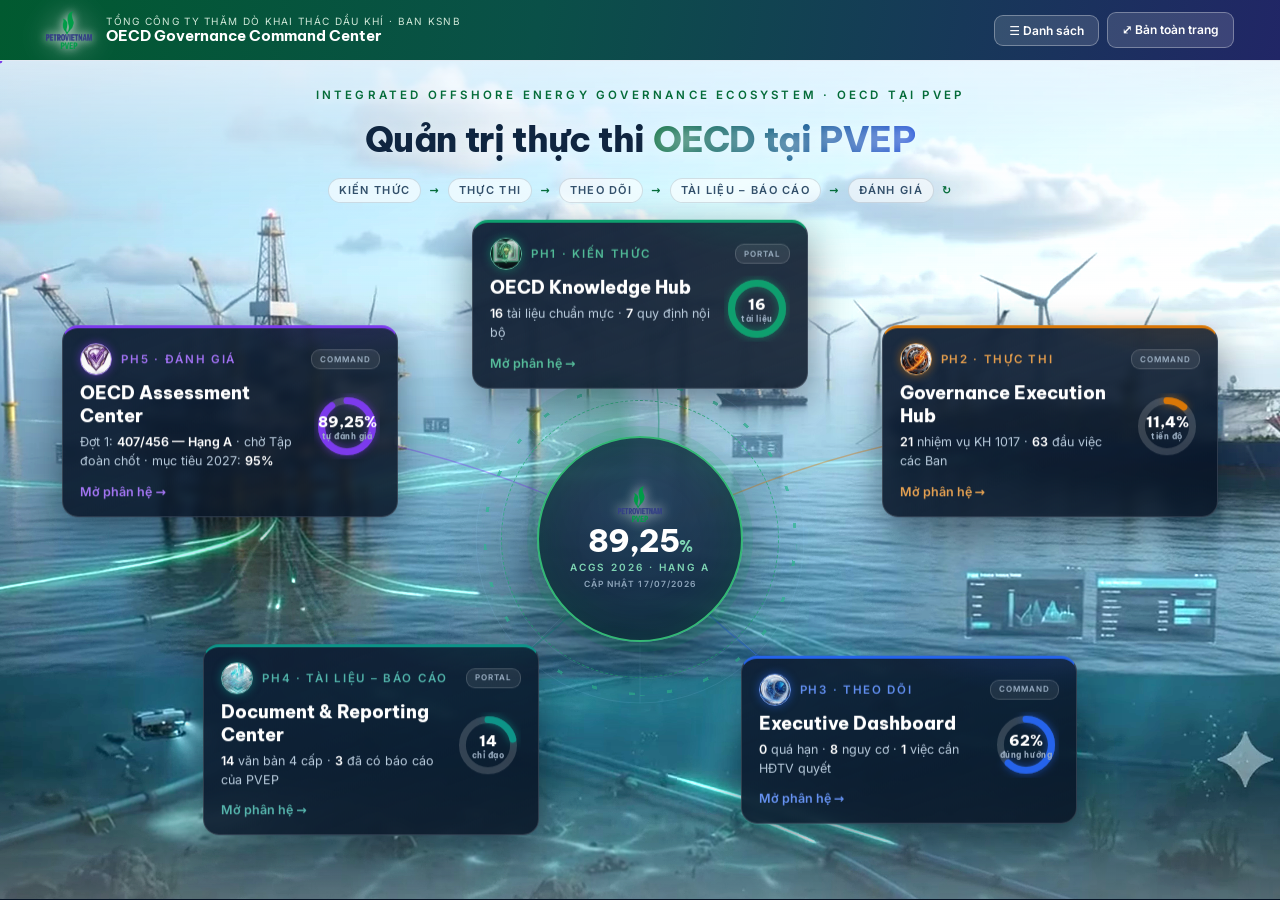
<file: index.html>
<!DOCTYPE html>
<html lang="vi">
<head>
<meta charset="UTF-8">
<meta name="viewport" content="width=device-width, initial-scale=1, viewport-fit=cover">
<title>OECD Governance Command Center · PVEP</title>
<meta name="theme-color" content="#071527">
<link rel="icon" href="assets/pvep-logo.png">
<link rel="stylesheet" href="command.css">
<style>
/* ================= HUB — INTEGRATED OFFSHORE ENERGY GOVERNANCE ECOSYSTEM =================
   3 lớp: (1) video nền hệ sinh thái ngoài khơi  (2) lõi quản trị HUD  (3) 5 thẻ phân hệ HTML.
   Toàn bộ style trang hub nằm trong file này — không đụng command.css dùng chung. */
.ksnb-badge{display:none !important}
.cfoot{display:none !important}
body::before{display:none}
body[data-page="hub"]{background:#071527;color:#EAF3FA}

.hubwrap{position:relative;z-index:1;min-height:calc(100svh - 62px);display:flex;flex-direction:column}
.hubhead{text-align:center;padding:22px 20px 0;position:relative;z-index:5;pointer-events:none}
/* tông SÁNG (desktop trên video sáng): chữ navy trên voan trắng */
.hubhead .eyebrow{font-size:11.5px;font-weight:800;letter-spacing:3.2px;text-transform:uppercase;color:#046B39;text-shadow:0 1px 10px rgba(255,255,255,.8)}
.hubhead h1{font-family:var(--ff-head);font-size:clamp(24px,2.7vw,40px);font-weight:800;color:#0F2540;margin-top:7px;letter-spacing:-.4px;text-shadow:0 2px 16px rgba(255,255,255,.7)}
.hubhead h1 em{font-style:normal;background:linear-gradient(100deg,#046B39,#1D4ED8);-webkit-background-clip:text;background-clip:text;color:transparent}
.loopline{display:flex;justify-content:center;gap:8px;align-items:center;margin-top:10px;font-size:11px;font-weight:800;letter-spacing:1.3px;text-transform:uppercase;color:#33506B;flex-wrap:wrap}
.loopline b{background:rgba(255,255,255,.62);border:1px solid rgba(15,37,64,.14);padding:3px 10px;border-radius:20px;backdrop-filter:blur(6px)}
.loopline i{font-style:normal;color:#046B39}
/* tông TỐI (mobile + chế độ Danh sách: nền navy, không có video) */
@media(max-width:980px){
  .hubhead .eyebrow{color:#7FD6B4;text-shadow:0 1px 10px rgba(0,0,0,.5)}
  .hubhead h1{color:#fff;text-shadow:0 2px 18px rgba(2,12,26,.65)}
  .hubhead h1 em{background:linear-gradient(100deg,#4ADE80,#38BDF8);-webkit-background-clip:text;background-clip:text}
  .loopline{color:#B9CBDC;text-shadow:0 1px 8px rgba(2,12,26,.7)}
  .loopline b{background:rgba(6,20,38,.45);border-color:rgba(255,255,255,.14)}
  .loopline i{color:#4ADE80}
}
body.showlist .hubhead .eyebrow{color:#7FD6B4;text-shadow:0 1px 10px rgba(0,0,0,.5)}
body.showlist .hubhead h1{color:#fff;text-shadow:0 2px 18px rgba(2,12,26,.65)}
body.showlist .hubhead h1 em{background:linear-gradient(100deg,#4ADE80,#38BDF8);-webkit-background-clip:text;background-clip:text}
body.showlist .loopline{color:#B9CBDC;text-shadow:0 1px 8px rgba(2,12,26,.7)}
body.showlist .loopline b{background:rgba(6,20,38,.45);border-color:rgba(255,255,255,.14)}
body.showlist .loopline i{color:#4ADE80}

/* ---------- LỚP 1: BACKGROUND MOTION — video hệ sinh thái ngoài khơi ---------- */
.stage{position:absolute;inset:0;overflow:hidden;z-index:0}
.vwrap{position:absolute;inset:0;overflow:hidden}
.bgvid,.vposter{position:absolute;inset:0;width:100%;height:100%;object-fit:cover;
  filter:brightness(1.38) saturate(1.22)}   /* sáng bừng: cảnh ban ngày tươi, dễ nhìn */
/* lớp "nắng lên": screen-blend xanh sáng ở vùng trời để mây trắng ra */
.lift{position:absolute;left:0;right:0;top:0;height:58%;pointer-events:none;z-index:1;mix-blend-mode:screen;
  background:linear-gradient(180deg,rgba(152,202,244,.5) 0%,rgba(152,202,244,.2) 55%,transparent 100%)}
/* scrim đảm bảo tương phản chữ — video sáng vùng trời */
.scrim{position:absolute;left:0;right:0;pointer-events:none;z-index:1}
/* tông sáng: voan TRẮNG mờ ở đỉnh (đỡ chữ navy) thay cho scrim tối */
.scrim.t{top:0;height:30%;background:linear-gradient(180deg,rgba(247,251,255,.74) 0%,rgba(247,251,255,.22) 60%,rgba(247,251,255,0) 100%)}
.scrim.b{bottom:0;height:16%;background:linear-gradient(0deg,rgba(232,243,251,.3) 0%,rgba(232,243,251,0) 100%)}
.scrim.v{inset:0;height:auto;background:radial-gradient(120% 90% at 50% 55%,transparent 66%,rgba(8,24,42,.14) 100%)}
/* vầng sáng "bật đèn" tài sản ngoài khơi khi hover phân hệ */
.spot{position:absolute;transform:translate(-50%,-50%);width:24%;aspect-ratio:1.4;border-radius:50%;
  background:radial-gradient(closest-side,var(--ac) 0%,transparent 70%);
  mix-blend-mode:screen;opacity:0;transition:opacity .4s ease;pointer-events:none;z-index:1}
.spot.on{opacity:.5}
@media (prefers-reduced-motion: no-preference){
  .stage.intro .vwrap{opacity:0;animation:vfade 1.2s ease .05s forwards}
  @keyframes vfade{to{opacity:1}}
}

/* ---------- LỚP 2: GOVERNANCE CORE — lõi HUD trung tâm ---------- */
.core{position:absolute;left:50%;top:57%;transform:translate(-50%,-50%);width:250px;height:250px;z-index:3;--corec:#00A651;transition:--corec .3s}
.core .radar{position:absolute;inset:-42px;width:calc(100% + 84px);height:calc(100% + 84px);opacity:.5}
.core .radar circle,.core .radar line{stroke:rgba(148,210,255,.28);stroke-width:1;fill:none}
.cring{position:absolute;border-radius:50%;pointer-events:none}
.cring.cw{inset:-14px;border:1.5px dashed color-mix(in srgb,var(--corec) 75%, #9BE8FF);opacity:.8;transition:border-color .35s}
.cring.ccw{inset:-32px;border:1px solid transparent;
  background:repeating-conic-gradient(color-mix(in srgb,var(--corec) 60%, #7FD6FF) 0deg 2deg, transparent 2deg 14deg);
  -webkit-mask:radial-gradient(farthest-side,transparent calc(100% - 3.5px),#000 calc(100% - 3px));
  mask:radial-gradient(farthest-side,transparent calc(100% - 3.5px),#000 calc(100% - 3px));opacity:.75;transition:background .35s}
.sweep{position:absolute;inset:-42px;border-radius:50%;pointer-events:none;opacity:.5;
  background:conic-gradient(from 0deg,transparent 0deg,transparent 305deg,color-mix(in srgb,var(--corec) 45%, transparent) 350deg,transparent 360deg)}
.orb{position:absolute;left:50%;top:50%;width:5px;height:5px;margin:-2.5px;border-radius:50%;background:#9BE8FF;box-shadow:0 0 8px #9BE8FF;pointer-events:none}
@media (prefers-reduced-motion: no-preference){
  .cring.cw{animation:spin 44s linear infinite}
  .cring.ccw{animation:spinr 60s linear infinite}
  .sweep{animation:spin 9s linear infinite}
  .core.fast .cring.cw{animation-duration:6s}
  .core.fast .cring.ccw{animation-duration:8s}
  .core.fast .sweep{animation-duration:2.2s}
  .orb.o1{animation:orbit 14s linear infinite}
  .orb.o2{animation:orbit 20s linear infinite reverse;width:4px;height:4px}
  .orb.o3{animation:orbit 26s linear infinite;animation-delay:-9s;width:3.5px;height:3.5px}
  @keyframes spin{to{transform:rotate(360deg)}}
  @keyframes spinr{to{transform:rotate(-360deg)}}
  @keyframes orbit{from{transform:rotate(0) translateX(var(--orbR,148px))}to{transform:rotate(360deg) translateX(var(--orbR,148px))}}
}
.core .inner{position:absolute;inset:22px;border-radius:50%;display:flex;flex-direction:column;align-items:center;justify-content:center;gap:3px;text-align:center;padding:16px;
  background:radial-gradient(120% 120% at 50% 30%,rgba(16,42,70,.8),rgba(5,16,32,.9));
  backdrop-filter:blur(5px);
  border:2px solid color-mix(in srgb,var(--corec) 80%, #fff);
  box-shadow:0 0 0 10px color-mix(in srgb,var(--corec) 12%, transparent),0 24px 70px rgba(2,10,22,.6),inset 0 0 40px color-mix(in srgb,var(--corec) 16%, transparent);
  transition:border-color .35s,box-shadow .35s}
.core img{height:36px;filter:drop-shadow(0 0 6px rgba(255,255,255,.8))}
.core .cv{font-family:var(--ff-head);font-size:31px;font-weight:800;color:#fff;line-height:1;letter-spacing:-1px}
.core .cv small{font-size:16px;color:#7FD6B4}
.core .cl{font-size:10px;font-weight:800;letter-spacing:2px;text-transform:uppercase;color:#7FD6B4}
.core .cl.sub{color:#8FA6BC;letter-spacing:1.1px;font-size:8.5px}
@media (prefers-reduced-motion: no-preference){
  .stage.intro .core{opacity:0;animation:corein .8s cubic-bezier(.22,.61,.36,1) .55s forwards}
  @keyframes corein{from{opacity:0;transform:translate(-50%,-50%) scale(.82)}to{opacity:1;transform:translate(-50%,-50%) scale(1)}}
}

/* đường kết nối SVG + hạt dữ liệu */
#links{position:absolute;inset:0;width:100%;height:100%;z-index:2;pointer-events:none;overflow:visible}
#links path{fill:none;stroke-width:1.5;opacity:.4;transition:opacity .3s,stroke-width .3s}
#links path.hi{opacity:.95;stroke-width:2.5;filter:drop-shadow(0 0 6px var(--pc))}
#links path.dim{opacity:.08}
#links circle.lp{opacity:.9}
#links.dimall path{opacity:.06}
#links.dimall circle.lp{opacity:0}

/* ---------- LỚP 3: INTERACTIVE MODULES — 5 thẻ phân hệ ---------- */
.node{position:absolute;width:336px;transform:translate(-50%,-50%);z-index:4;text-decoration:none;display:block;transition:opacity .3s}
.node .fl{display:block}
@media (prefers-reduced-motion: no-preference){
  .stage .node .fl{animation:floaty var(--fdur,6s) ease-in-out var(--fd,0s) infinite alternate}
  @keyframes floaty{from{transform:translateY(-2px)}to{transform:translateY(3px)}}
}
.node .box{background:linear-gradient(160deg,rgba(14,30,52,.94),rgba(7,19,36,.86));backdrop-filter:blur(5px);
  border:1px solid rgba(255,255,255,.14);border-top:3px solid var(--ac);border-radius:16px;padding:15px 17px 14px;
  box-shadow:0 14px 40px rgba(2,10,22,.45);transition:transform .22s,box-shadow .22s,border-color .22s;
  position:relative;overflow:hidden;display:grid;grid-template-columns:1fr 66px;gap:6px 12px;color:#EAF3FA}
.node .box::after{content:"";position:absolute;inset:0;background:radial-gradient(220px 110px at 88% -25%,color-mix(in srgb,var(--ac) 22%,transparent),transparent 70%);pointer-events:none}
.node .ph{grid-column:1/3;font-size:11.5px;font-weight:800;letter-spacing:1.7px;color:color-mix(in srgb,var(--ac) 72%, #fff);text-transform:uppercase;display:flex;align-items:center;gap:9px}
.node .ph .nicon{width:32px;height:32px;border-radius:50%;object-fit:cover;border:1.5px solid color-mix(in srgb,var(--ac) 65%, #fff);box-shadow:0 0 8px color-mix(in srgb,var(--ac) 55%, transparent);flex:none}
.node .ph .tier{margin-left:auto;font-size:8px;letter-spacing:1px;padding:2.5px 8px;border-radius:9px;background:rgba(255,255,255,.08);border:1px solid rgba(255,255,255,.16);color:#9FB2C6}
.node .nm{grid-column:1;font-family:var(--ff-head);font-size:18px;font-weight:800;color:#fff;line-height:1.28}
.node .ndonut{grid-column:2;grid-row:2/4;align-self:center;justify-self:end}
.node .ndonut svg{width:66px;height:66px;display:block}
.node .ndonut .nb{fill:none;stroke:rgba(255,255,255,.16);stroke-width:6.5}
.node .ndonut .nv{fill:none;stroke:var(--ac);stroke-width:6.5;stroke-linecap:round;transform:rotate(-90deg);transform-origin:50% 50%;filter:drop-shadow(0 0 4px color-mix(in srgb,var(--ac) 60%, transparent))}
.node .ndonut text{font-family:var(--ff-head);font-size:14px;font-weight:800;fill:#fff}
.node .ndonut .u{font-size:7.5px;fill:#9FB2C6;font-weight:700;letter-spacing:.5px}
.node .kv{grid-column:1;font-size:12.5px;color:#B9CBDC;line-height:1.5}
.node .kv b{color:#fff}
.node .go{grid-column:1/3;margin-top:5px;font-size:12.5px;font-weight:800;color:color-mix(in srgb,var(--ac) 70%, #fff)}
.node .go::after{content:" →"}
.node .go.off{color:#8FA6BC;font-weight:700}
a.node{cursor:pointer}
a.node:hover{text-decoration:none}
/* hover: thẻ nổi, 4 thẻ còn lại mờ 75% */
.stage .node.on .box,.stage a.node:hover .box,.stage a.node:focus-visible .box{transform:scale(1.04);border-color:color-mix(in srgb,var(--ac) 80%, #fff);box-shadow:0 20px 56px rgba(2,10,22,.6),0 0 24px color-mix(in srgb,var(--ac) 35%, transparent)}
a.node:focus-visible{outline:none}
.stage[data-focus] .node:not(.on){opacity:.75}
.stage.zooming .node:not(.on){opacity:.22}
.stage.zooming{pointer-events:none}
@media (prefers-reduced-motion: no-preference){
  .stage.intro .node{opacity:0;animation:nodein .7s cubic-bezier(.22,.61,.36,1) forwards;animation-delay:var(--d,.6s)}
  @keyframes nodein{from{opacity:0;transform:translate(-50%,calc(-50% + 18px))}to{opacity:1;transform:translate(-50%,-50%)}}
}

/* ---------- TRANSITION OVERLAY (giai đoạn 3: zoom-through) ---------- */
#zoomfx{position:fixed;inset:0;z-index:90;pointer-events:none;overflow:hidden}
#zoomfx .zwash{position:absolute;inset:0;opacity:0;background:radial-gradient(140% 140% at 50% 46%,color-mix(in srgb,var(--zc) 62%, #0A1C33) 0%,#061222 80%)}
#zoomfx .zring{position:absolute;left:50%;top:52%;width:34vmax;height:34vmax;border-radius:50%;border:2px solid color-mix(in srgb,var(--zc) 75%, #fff);opacity:0;transform:translate(-50%,-50%)}
#zoomfx .zp{position:absolute;left:50%;top:52%;opacity:0}
#zoomfx .zp-network{width:7px;height:7px;border-radius:50%;background:color-mix(in srgb,var(--zc) 70%, #fff);box-shadow:0 0 10px var(--zc)}
#zoomfx .zp-milestones{width:10px;height:10px;transform:rotate(45deg);background:color-mix(in srgb,var(--zc) 72%, #fff);box-shadow:0 0 10px var(--zc)}
#zoomfx .zp-radar{width:22px;height:22px;border-radius:50%;border:2px solid color-mix(in srgb,var(--zc) 78%, #fff);box-shadow:0 0 10px color-mix(in srgb,var(--zc) 50%, transparent)}
#zoomfx .zp-layers{width:26px;height:17px;border-radius:3px;background:linear-gradient(180deg,color-mix(in srgb,var(--zc) 45%, #fff),color-mix(in srgb,var(--zc) 80%, #123));box-shadow:0 0 10px color-mix(in srgb,var(--zc) 50%, transparent)}
#zoomfx .zp-checklist{width:15px;height:15px;border-radius:4px;border:2px solid color-mix(in srgb,var(--zc) 78%, #fff);color:color-mix(in srgb,var(--zc) 70%, #fff);font:800 10px/12px sans-serif;text-align:center}
#zoomfx .zp-checklist::before{content:"✓"}

/* ---------- vòng dọc: mobile + chế độ Danh sách ---------- */
.mobhero{display:none;position:relative;margin:14px 16px 0;border-radius:18px;overflow:hidden;border:1px solid rgba(255,255,255,.14)}
.mobhero img{display:block;width:100%;aspect-ratio:16/8;object-fit:cover}
.mobhero::after{content:"";position:absolute;inset:0;background:linear-gradient(180deg,rgba(4,14,28,.15),rgba(7,21,39,.55))}
.menulist{position:relative;z-index:2;max-width:520px;margin:0 auto;padding:14px 20px 26px;width:100%}
.menulist h2{font-size:12px;font-weight:800;letter-spacing:2px;text-transform:uppercase;color:#8FA6BC;text-align:center;margin-bottom:14px}
.mcore{display:flex;align-items:center;gap:14px;background:linear-gradient(160deg,rgba(14,30,52,.9),rgba(7,19,36,.8));border:2px solid var(--pvep);border-radius:18px;padding:14px 18px;box-shadow:0 0 0 7px rgba(0,166,81,.1),0 14px 40px rgba(2,10,22,.45);color:#fff}
.mcore img{height:44px;flex:none;filter:drop-shadow(0 0 6px rgba(255,255,255,.7))}
.mcore .mv{font-family:var(--ff-head);font-size:34px;font-weight:800;color:#fff;line-height:1;letter-spacing:-1px}
.mcore .mv small{font-size:16px;color:#7FD6B4}
.mcore .ml{font-size:10px;font-weight:800;letter-spacing:1.8px;text-transform:uppercase;color:#7FD6B4;margin-top:4px}
.mcore .mu{font-size:9px;font-weight:700;letter-spacing:1px;text-transform:uppercase;color:#8FA6BC;margin-top:2px}
.node.mob{position:static;transform:none;width:100%;margin:0 auto}
a.node.mob:hover .box{transform:none}
.conn{height:26px;position:relative}
.conn::before{content:"";position:absolute;left:50%;top:0;bottom:0;width:2px;transform:translateX(-50%);background:linear-gradient(180deg,rgba(0,166,81,.65),rgba(0,166,81,.22))}
.conn::after{content:"▾";position:absolute;left:50%;bottom:-4px;transform:translateX(-50%);color:var(--pvep);font-size:11px;line-height:1}
.conn.loop::before{background:repeating-linear-gradient(180deg,rgba(0,166,81,.5) 0 4px,transparent 4px 8px)}
.conn.loop::after{content:"↻ khép vòng về Kiến thức";position:static;display:block;text-align:center;padding-top:26px;font-size:10px;font-weight:800;letter-spacing:1.4px;text-transform:uppercase;color:#7FD6B4;transform:none}
.conn.loop{height:auto}
@media(max-height:760px) and (min-width:981px){
  .loopline{display:none}
  .hubhead{padding-top:14px}
  .hubhead h1{font-size:clamp(22px,2.2vw,32px)}
}
/* màn thấp: thu thẻ + lõi để bố cục orbital không chạm nhau */
@media(max-height:820px) and (min-width:981px){
  .node{width:296px}
  .node .box{grid-template-columns:1fr 58px;padding:13px 15px 12px}
  .node .nm{font-size:16px}
  .node .kv,.node .go{font-size:11.5px}
  .node .ph{font-size:10.5px}
  .node .ph .nicon{width:27px;height:27px}
  .node .ndonut svg{width:58px;height:58px}
  .core{width:206px;height:206px;--orbR:120px}
  .core .radar{inset:-34px;width:calc(100% + 68px);height:calc(100% + 68px)}
  .core .cv{font-size:26px}
  .core img{height:30px}
}
@media(max-width:980px){
  .stage{display:none}
  #togglelist{display:none}
  .mobhero{display:block}
  .hubhead{padding-top:16px}
  .hubhead h1{font-size:clamp(22px,6.5vw,32px)}
  .loopline{font-size:10px;gap:5px}
}
@media(min-width:981px){ .menulist,.mobhero{display:none} body.showlist .menulist{display:block} body.showlist .stage{display:none} }
@media print{
  .stage,.mobhero,#zoomfx{display:none !important}
  body[data-page="hub"]{background:#fff;color:var(--ink)}
  .hubhead .eyebrow{color:var(--pvep-deep);text-shadow:none}
  .hubhead h1{color:var(--ink);text-shadow:none}
  .loopline{color:var(--muted);text-shadow:none}
  .loopline b{background:none;border-color:var(--line)}
  .menulist{display:block !important;max-width:none}
  .menulist h2{color:var(--faint)}
  .mcore{background:#fff;color:var(--ink);box-shadow:none}
  .mcore .mv{color:var(--ink)} .mcore .ml{color:var(--pvep-deep)} .mcore .mu{color:var(--faint)}
  .node .box{background:#fff;backdrop-filter:none;color:var(--ink);border-color:var(--line);box-shadow:none}
  .node .nm,.node .kv b{color:var(--ink)} .node .kv{color:var(--muted)}
  .node .ndonut .nb{stroke:#E7EDE9} .node .ndonut text{fill:var(--ink)} .node .ndonut .u{fill:var(--faint)}
  .conn{height:14px}
  .node.mob{break-inside:avoid}
}
</style>
</head>
<body data-page="hub">

<div class="cbar">
  <a class="logolink" href="index.html"><img class="logo" src="assets/pvep-logo.png" alt="PVEP"></a>
  <div class="who"><small>Tổng công ty Thăm dò Khai thác Dầu khí · Ban KSNB</small><b>OECD Governance Command Center</b></div>
  <div class="sp">
    <button class="cbtn noprint" id="togglelist" title="Chuyển giữa hệ sinh thái và danh sách">☰ Danh sách</button>
    <a class="cbtn" href="portal.html" title="Bản toàn trang (đọc liền mạch / in A4)">⤢ Bản toàn trang</a>
  </div>
</div>

<div class="hubwrap">
  <div class="hubhead" id="hubhead">
    <span class="eyebrow">Integrated Offshore Energy Governance Ecosystem · OECD tại PVEP</span>
    <h1>Quản trị thực thi <em>OECD tại PVEP</em></h1>
    <div class="loopline"><b>Kiến thức</b> <i>→</i> <b>Thực thi</b> <i>→</i> <b>Theo dõi</b> <i>→</i> <b>Tài liệu – Báo cáo</b> <i>→</i> <b>Đánh giá</b> <i>↻</i></div>
  </div>

  <div class="stage intro" id="stage">
    <!-- LỚP 1: video hệ sinh thái ngoài khơi (không chữ/không logo trong video) -->
    <div class="vwrap" id="vwrap">
      <video class="bgvid" id="bgvid" autoplay muted loop playsinline preload="auto" poster="assets/hero-eco-poster-2560.webp" aria-hidden="true">
        <source src="assets/hero-eco-2560.webm" type="video/webm">
        <source src="assets/hero-eco-2560.mp4" type="video/mp4">
      </video>
      <div class="lift"></div>
      <div class="scrim v"></div>
      <div class="scrim t"></div>
      <div class="scrim b"></div>
    </div>
    <!-- LỚP 2: đường kết nối + lõi quản trị -->
    <svg id="links" aria-hidden="true"></svg>
    <div class="core" id="core" aria-hidden="true">
      <svg class="radar" viewBox="0 0 334 334">
        <circle cx="167" cy="167" r="60"/><circle cx="167" cy="167" r="100"/><circle cx="167" cy="167" r="140"/><circle cx="167" cy="167" r="164"/>
        <line x1="167" y1="3" x2="167" y2="331"/><line x1="3" y1="167" x2="331" y2="167"/>
        <line x1="51" y1="51" x2="283" y2="283"/><line x1="283" y1="51" x2="51" y2="283"/>
      </svg>
      <span class="sweep"></span>
      <span class="cring cw"></span><span class="cring ccw"></span>
      <span class="orb o1"></span><span class="orb o2"></span><span class="orb o3"></span>
      <div class="inner">
        <img src="assets/pvep-logo.png" alt="">
        <div class="cv" id="core-score">—<small>%</small></div>
        <div class="cl">ACGS 2026 · Hạng A</div>
        <div class="cl sub" id="core-updated"></div>
      </div>
    </div>
    <!-- LỚP 3: 5 thẻ phân hệ — dựng bằng JS từ MODULES -->
  </div>

  <div class="mobhero" aria-hidden="true"><img src="assets/hero-eco-poster-2560.webp" alt=""></div>
  <div class="menulist" id="menulist">
    <h2>Danh mục phân hệ</h2>
  </div>
</div>

<div id="zoomfx" hidden aria-hidden="true"></div>

<script src="data.js"></script>
<script src="shell.js?v=zoom3"></script>
<script>
"use strict";
const D = window.OECD;
const st = D.stats();
const vn = n => String(n).replace(".", ",");

/* ================= THAM SỐ ĐIỀU CHỈNH ================= */
const TUNE = {
  focusDur: 300, alignDur: 450, zoomDur: 700,   /* 4 giai đoạn ≈ 1.45s + reveal ở trang đích */
  backDur: 950,
  hoverScale: 1.04, focusScale: 1.06,
  dimHover: .75, dimFocus: .25,
  bgBlur: "5px", zoomBlur: "14px",
  easeOut: "cubic-bezier(.22,.61,.36,1)",
  easeIn: "cubic-bezier(.55,.05,.68,.19)",
  easeInOut: "cubic-bezier(.65,.05,.36,1)"
};
const RM = matchMedia("(prefers-reduced-motion: reduce)").matches;
const SIMPLE = RM || (navigator.deviceMemory || 8) < 4;   /* máy yếu: fade đơn giản thay zoom */

/* ================= CẤU HÌNH 5 PHÂN HỆ ================= */
const onTrack = Math.round((st.green + st.done) / st.total * 100);
const bcPct = Math.round(D.DIRECTIVES.filter(d=>d.reportedBy).length / D.DIRECTIVES.length * 100);
const MODULES = [
 {id:"knowledge", ph:"PH1", verb:"Kiến thức", nm:"OECD Knowledge Hub", tier:"PORTAL",
  ac:"#0E9F6E", route:"ph1-knowledge.html", icon:"assets/icon-ph1.webp", fx:"network",
  desc:"Thư viện chuẩn mực OECD & quy định nội bộ",
  pos:{cx:50, cy:29}, spot:{x:52, y:30},
  ring:{pct:100, txt:String(D.DOCS.original.length + D.DOCS.training.length), unit:"tài liệu"},
  kv:`<b>${D.DOCS.original.length + D.DOCS.training.length}</b> tài liệu chuẩn mực · <b>${D.DOCS.vbqlnb.length}</b> quy định nội bộ`},
 {id:"execution", ph:"PH2", verb:"Thực thi", nm:"Governance Execution Hub", tier:"COMMAND",
  ac:"#D97706", route:"https://anhcn-cmd.github.io/Dashboard-OECD/", icon:"assets/icon-ph2.webp", fx:"milestones",
  desc:"Nhiệm vụ, tiến độ và đầu việc các Ban",
  pos:{cx:82, cy:43}, spot:{x:81, y:42},
  ring:{pct:st.avg, txt:vn(st.avg)+"%", unit:"tiến độ"},
  kv:`<b>${st.total}</b> nhiệm vụ KH 1017 · <b>63</b> đầu việc các Ban`},
 {id:"monitoring", ph:"PH3", verb:"Theo dõi", nm:"Executive Dashboard", tier:"COMMAND",
  ac:"#2563EB", route:"https://anhcn-cmd.github.io/New-1017/", icon:"assets/icon-ph3.webp", fx:"radar",
  desc:"Executive command center — ngoại lệ & quyết định",
  pos:{cx:71, cy:81}, spot:{x:70, y:86},
  ring:{pct:onTrack, txt:onTrack+"%", unit:"đúng hướng"},
  kv:`<b>${st.red}</b> quá hạn · <b>${st.amber}</b> nguy cơ · <b>${st.decide}</b> việc cần HĐTV quyết`},
 {id:"reporting", ph:"PH4", verb:"Tài liệu – Báo cáo", nm:"Document & Reporting Center", tier:"PORTAL",
  ac:"#0D9488", route:"ph4-evidence.html", icon:"assets/icon-ph4.webp", fx:"layers",
  desc:"Reporting library — chỉ đạo 4 cấp & minh chứng",
  pos:{cx:29, cy:81}, spot:{x:22, y:84},
  ring:{pct:bcPct, txt:String(D.DIRECTIVES.length), unit:"chỉ đạo"},
  kv:`<b>${D.DIRECTIVES.length}</b> văn bản 4 cấp · <b>${D.DIRECTIVES.filter(d=>d.reportedBy).length}</b> đã có báo cáo của PVEP`},
 {id:"assessment", ph:"PH5", verb:"Đánh giá", nm:"OECD Assessment Center", tier:"COMMAND",
  ac:"#7C3AED", route:"ph5-assessment.html", icon:"assets/icon-ph5.webp", fx:"checklist",
  desc:"Assessment matrix & tiến độ đánh giá",
  pos:{cx:18, cy:43}, spot:{x:27, y:42},
  ring:{pct:D.ROUNDS[0].self.pct, txt:vn(D.ROUNDS[0].self.pct)+"%", unit:"tự đánh giá"},
  kv:`Đợt 1: <b>${D.ROUNDS[0].self.pts} — Hạng ${D.ROUNDS[0].self.rank}</b> · chờ Tập đoàn chốt · mục tiêu 2027: <b>95%</b>`},
];
const CORE_POS = {x:50, y:57};

document.getElementById("core-score").innerHTML = vn(D.SCORES.find(s=>s.real).v) + "<small>%</small>";
document.getElementById("core-updated").textContent = "Cập nhật " + D.META.updated;

/* ================= dựng thẻ phân hệ ================= */
const NR = 24, NL = 2*Math.PI*NR;
function nodeDonut(r){
  return `<svg viewBox="0 0 62 62">
    <circle class="nb" cx="31" cy="31" r="${NR}"/>
    <circle class="nv" cx="31" cy="31" r="${NR}" style="stroke-dasharray:${NL};stroke-dashoffset:${NL*(1-Math.min(100,r.pct)/100)}"/>
    <text x="31" y="32" text-anchor="middle">${r.txt}</text>
    <text class="u" x="31" y="43" text-anchor="middle">${r.unit}</text></svg>`;
}
function makeNode(n, cls){
  const el = document.createElement(n.route ? "a" : "div");
  el.className = "node" + (cls ? " " + cls : "");
  if(n.route) el.href = n.route;
  el.style.setProperty("--ac", n.ac);
  el.setAttribute("aria-label", n.ph + " " + n.nm + " — " + n.desc);
  if(n.route) el.setAttribute("title", n.desc);
  el.innerHTML = `<span class="fl"><span class="box">
    <span class="ph"><img class="nicon" src="${n.icon}" alt="">${n.ph} · ${n.verb}<span class="tier">${n.tier}</span></span>
    <span class="nm">${n.nm}</span>
    <span class="ndonut">${nodeDonut(n.ring)}</span>
    <span class="kv">${n.kv}</span>
    <span class="go ${n.route?'':'off'}">${n.route ? "Mở phân hệ" : "Sẽ kết nối hệ thống riêng"}</span></span></span>`;
  return el;
}

const stage = document.getElementById("stage");
const vwrap = document.getElementById("vwrap");
const core = document.getElementById("core");
const links = document.getElementById("links");
const hubhead = document.getElementById("hubhead");
const SVGNS = "http://www.w3.org/2000/svg";
let LOCKED = false;

/* trạng thái quay về từ phân hệ → bỏ intro, chạy pull-back */
let RET = null;
try{ RET = JSON.parse(sessionStorage.getItem("oecdReturn") || "null"); }catch(e){}
sessionStorage.removeItem("oecdReturn");
let RETURNING = !!RET;   /* đã mở 1 phân hệ trong phiên này — kể cả khi cửa sổ hiệu ứng pull-back đã hết hạn */
if(RET && (!RET.t || Date.now()-RET.t > 15000)) RET = null;
if(RET || SIMPLE || RETURNING) stage.classList.remove("intro");   /* quay về từ PH2/PH3 (site ngoài) → bỏ intro nặng */

MODULES.forEach((n,i)=>{
  /* vầng sáng trên tài sản ngoài khơi tương ứng */
  const spot = document.createElement("div");
  spot.className = "spot";
  spot.style.setProperty("--ac", n.ac);
  spot.style.left = n.spot.x+"%"; spot.style.top = n.spot.y+"%";
  vwrap.appendChild(spot);
  n._spot = spot;
  /* thẻ */
  const el = makeNode(n);
  el.style.left = n.pos.cx+"%"; el.style.top = n.pos.cy+"%";
  el.style.setProperty("--d", (0.7 + i*0.12)+"s");
  el.style.setProperty("--fd", (i*0.9)+"s");
  el.style.setProperty("--fdur", (5.2 + i*0.6)+"s");
  stage.appendChild(el);
  n._el = el;

  const on = ()=>{ if(LOCKED) return;
    stage.dataset.focus = n.id;
    spot.classList.add("on"); el.classList.add("on");
    core.style.setProperty("--corec", n.ac);
    links.querySelectorAll("path").forEach(p=>p.classList.toggle("hi", p.dataset.id===n.id));
    if(n.route && !n._pre){ n._pre = true;
      const l = document.createElement("link"); l.rel = "prefetch"; l.href = n.route; document.head.appendChild(l); }
  };
  const off = ()=>{ if(LOCKED) return;
    delete stage.dataset.focus;
    spot.classList.remove("on"); el.classList.remove("on");
    core.style.setProperty("--corec", "#00A651");
    links.querySelectorAll("path.hi").forEach(p=>p.classList.remove("hi"));
  };
  el.addEventListener("mouseenter", on);
  el.addEventListener("mouseleave", off);
  el.addEventListener("focus", on);
  el.addEventListener("blur", off);
  if(n.route) el.addEventListener("click", e=>{ e.preventDefault(); runZoom(n); });
});

/* ================= đường kết nối + hạt dữ liệu ================= */
let lkTries = 0;
function buildLinks(){
  const W = stage.clientWidth, H = stage.clientHeight;
  /* pane/tab có thể trả width 0 lúc load — thử lại theo frame, tối đa ~2s */
  if(!W || !H){ if(lkTries++ < 120) requestAnimationFrame(buildLinks); return; }
  lkTries = 0;
  links.setAttribute("viewBox", `0 0 ${W} ${H}`);
  const cx = CORE_POS.x/100*W, cy = CORE_POS.y/100*H;
  links.innerHTML = "";
  MODULES.forEach((n,i)=>{
    const nx = n.pos.cx/100*W, ny = n.pos.cy/100*H;
    /* cong nhẹ: điểm điều khiển lệch vuông góc so với trung điểm */
    const mx = (cx+nx)/2, my = (cy+ny)/2;
    const dx = nx-cx, dy = ny-cy, L = Math.hypot(dx,dy)||1;
    const s = (i%2 ? -1 : 1) * Math.min(46, L*0.16);
    const qx = mx - dy/L*s, qy = my + dx/L*s;
    const p = document.createElementNS(SVGNS, "path");
    p.setAttribute("d", `M ${cx} ${cy} Q ${qx} ${qy} ${nx} ${ny}`);
    p.setAttribute("stroke", n.ac);
    p.setAttribute("id", "lk-"+n.id);
    p.dataset.id = n.id;
    p.style.setProperty("--pc", n.ac);
    links.appendChild(p);
    /* 2 hạt dữ liệu chạy trên mỗi đường (SMIL) */
    if(!SIMPLE) [0,1].forEach(k=>{
      const c = document.createElementNS(SVGNS, "circle");
      c.setAttribute("class", "lp");
      c.setAttribute("r", k ? "1.8" : "2.4");
      c.setAttribute("fill", n.ac);
      const am = document.createElementNS(SVGNS, "animateMotion");
      am.setAttribute("dur", (4.5 + i*0.7 + k*2.1)+"s");
      am.setAttribute("repeatCount", "indefinite");
      am.setAttribute("begin", (i*0.4 + k*1.9)+"s");
      const mp = document.createElementNS(SVGNS, "mpath");
      mp.setAttribute("href", "#lk-"+n.id);
      mp.setAttributeNS("http://www.w3.org/1999/xlink", "xlink:href", "#lk-"+n.id);
      am.appendChild(mp); c.appendChild(am); links.appendChild(c);
    });
  });
}
buildLinks();
addEventListener("resize", buildLinks, {passive:true});
addEventListener("load", buildLinks);
if(window.ResizeObserver) new ResizeObserver(buildLinks).observe(stage);
/* guard: một số môi trường không bắn resize/RO khi stage từ 0 → có kích thước */
const lkGuard = setInterval(()=>{ if(links.querySelector("path")){ clearInterval(lkGuard); } else buildLinks(); }, 700);
setTimeout(()=>clearInterval(lkGuard), 15000);
/* intro: vẽ đường kết nối lần đầu */
if(stage.classList.contains("intro") && !SIMPLE){
  links.querySelectorAll("path").forEach((p,i)=>{
    p.setAttribute("pathLength", "1");
    p.setAttribute("stroke-dasharray", "1 1");
    p.animate([{strokeDashoffset:1},{strokeDashoffset:0}],
      {duration:900, delay:900+i*110, easing:TUNE.easeOut, fill:"backwards"})
     .onfinish = ()=>{ p.removeAttribute("stroke-dasharray"); p.removeAttribute("pathLength"); };
  });
}

/* ================= CLICK-TO-ZOOM: 4 giai đoạn ================= */
const sleep = ms => new Promise(r=>setTimeout(r, ms));
function washHTML(color){
  const w = document.createElement("div");
  w.className = "zwash"; return w;
}
/* Gỡ mọi hiệu ứng inline (fill:forwards) còn giữ trên phần tử, nhưng KHÔNG đụng
   animation CSS (vd: hiệu ứng trôi của thẻ) để nền vẫn sống. */
function clearInlineFx(el){
  if(!el || !el.getAnimations) return;
  el.getAnimations().forEach(a=>{
    if(typeof CSSAnimation === "undefined" || !(a instanceof CSSAnimation)) a.cancel();
  });
}
/* Đưa Hub về đúng trạng thái idle tương tác được — dùng khi bfcache khôi phục Hub
   giữa chừng zoom (overlay che kín + click khoá). Reset tại chỗ, KHÔNG reload,
   nên hết đơ và không phải dựng lại intro nặng. */
function resetToIdle(){
  LOCKED = false;
  const fx = document.getElementById("zoomfx");
  fx.hidden = true; fx.innerHTML = "";
  stage.classList.remove("zooming");
  delete stage.dataset.focus;
  core.classList.remove("fast");
  core.style.setProperty("--corec", "#00A651");
  links.classList.remove("dimall");
  links.querySelectorAll("path.hi").forEach(p=>p.classList.remove("hi"));
  clearInlineFx(vwrap); clearInlineFx(hubhead); clearInlineFx(core.querySelector(".inner"));
  MODULES.forEach(m=>{
    clearInlineFx(m._el);
    if(m._el) m._el.classList.remove("on");
    if(m._spot) m._spot.classList.remove("on");
  });
}
/* bấm Back của trình duyệt từ dashboard ngoài (PH2/PH3): bfcache khôi phục hub
   đúng trạng thái cuối của zoom (overlay che kín + click khoá) → reset tại chỗ,
   reload chỉ là lưới an toàn nếu reset lỗi. */
addEventListener("pageshow", e=>{
  if(!e.persisted) return;
  if(LOCKED || !document.getElementById("zoomfx").hidden){
    try{ resetToIdle(); }catch(err){ location.reload(); }
  }
});
async function runZoom(n){
  if(LOCKED) return; LOCKED = true;
  if(SIMPLE){   /* máy yếu / reduced-motion: fade đơn giản */
    const fx = document.getElementById("zoomfx");
    fx.hidden = false; fx.style.setProperty("--zc", n.ac); fx.innerHTML = "";
    const w = washHTML(); fx.appendChild(w);
    w.animate([{opacity:0},{opacity:1}], {duration:260, easing:"ease-in", fill:"forwards"});
    await sleep(280); go(n); return;
  }
  const el = n._el;
  stage.classList.add("zooming");
  el.classList.add("on");

  /* —— G1 · FOCUS (300ms): khoá click, thẻ nổi, nền blur nhẹ, lõi đổi màu —— */
  core.style.setProperty("--corec", n.ac);
  core.classList.add("fast");
  n._spot.classList.add("on");
  links.querySelectorAll("path").forEach(p=>p.classList.toggle("hi", p.dataset.id===n.id));
  el.animate([{transform:"translate(-50%,-50%) scale(1)"},{transform:`translate(-50%,-50%) scale(${TUNE.focusScale})`}],
    {duration:TUNE.focusDur, easing:TUNE.easeOut, fill:"forwards"});
  vwrap.animate([{filter:"blur(0px)"},{filter:`blur(${TUNE.bgBlur})`}],
    {duration:TUNE.focusDur+TUNE.alignDur, easing:"ease-in", fill:"forwards"});
  await sleep(TUNE.focusDur);

  /* —— G2 · ALIGN (450ms): thẻ về lõi, lõi mở gateway, tiêu đề mờ dần —— */
  const cr = core.getBoundingClientRect(), er = el.getBoundingClientRect();
  const dx = (cr.left+cr.width/2) - (er.left+er.width/2);
  const dy = (cr.top+cr.height/2) - (er.top+er.height/2);
  el.animate([{transform:`translate(-50%,-50%) scale(${TUNE.focusScale})`},
              {transform:`translate(calc(-50% + ${dx}px), calc(-50% + ${dy}px)) scale(.62)`}],
    {duration:TUNE.alignDur, easing:TUNE.easeInOut, fill:"forwards"});
  hubhead.animate([{opacity:1},{opacity:0}], {duration:TUNE.alignDur, fill:"forwards"});
  links.classList.add("dimall");
  core.querySelector(".inner").animate(
    [{transform:"scale(1)", opacity:1},{transform:"scale(1.55)", opacity:.25}],
    {duration:TUNE.alignDur+TUNE.zoomDur, easing:TUNE.easeIn, fill:"forwards"});
  await sleep(TUNE.alignDur);

  /* —— G3 · ZOOM-THROUGH (700ms): camera xuyên qua lõi, vòng dữ liệu mở rộng —— */
  const fx = document.getElementById("zoomfx");
  fx.hidden = false; fx.style.setProperty("--zc", n.ac); fx.innerHTML = "";
  for(let i=0;i<4;i++){
    const r = document.createElement("div"); r.className = "zring"; fx.appendChild(r);
    r.animate([{transform:`translate(-50%,-50%) scale(${.22+i*.09})`, opacity:.85},
               {transform:`translate(-50%,-50%) scale(${3.1+i*.55})`, opacity:0}],
      {duration:TUNE.zoomDur+180, delay:i*70, easing:TUNE.easeIn, fill:"forwards"});
  }
  for(let i=0;i<16;i++){   /* hạt theo transitionType riêng của phân hệ */
    const p = document.createElement("div"); p.className = "zp zp-"+n.fx; fx.appendChild(p);
    const a = Math.random()*Math.PI*2, r0 = 30+Math.random()*110, r1 = r0*9+innerWidth*0.5;
    p.animate([{transform:`translate(-50%,-50%) translate(${Math.cos(a)*r0}px,${Math.sin(a)*r0}px) scale(.5)`, opacity:0},
               {opacity:.95, offset:.25},
               {transform:`translate(-50%,-50%) translate(${Math.cos(a)*r1}px,${Math.sin(a)*r1}px) scale(2.4)`, opacity:0}],
      {duration:TUNE.zoomDur+120, delay:Math.random()*140, easing:TUNE.easeIn, fill:"forwards"});
  }
  const w = washHTML(); fx.appendChild(w);
  w.animate([{opacity:0},{opacity:1}], {duration:TUNE.zoomDur, easing:TUNE.easeIn, fill:"forwards"});
  vwrap.animate([{transform:"scale(1)", filter:`blur(${TUNE.bgBlur})`},
                 {transform:"scale(1.35)", filter:`blur(${TUNE.zoomBlur})`}],
    {duration:TUNE.zoomDur, easing:TUNE.easeIn, fill:"forwards"});
  el.animate([{opacity:1},{transform:`translate(calc(-50% + ${dx}px), calc(-50% + ${dy}px)) scale(6)`, opacity:0}],
    {duration:TUNE.zoomDur*0.8, easing:TUNE.easeIn, fill:"forwards"});
  await sleep(TUNE.zoomDur);

  go(n);   /* G4 · DASHBOARD REVEAL chạy ở trang đích (shell.js) */
}
function go(n){
  try{
    sessionStorage.setItem("oecdZoom", JSON.stringify({id:n.id, ph:n.ph.toLowerCase(), color:n.ac, t:Date.now()}));
    /* PH2/PH3 là site ngoài, không có shell.js để set "oecdReturn" lúc quay lại →
       set sẵn ở đây để Hub nhận ra là quay về (pull-back / bỏ intro) thay vì dựng lại từ đầu. */
    sessionStorage.setItem("oecdReturn", JSON.stringify({ph:n.ph.toLowerCase(), t:Date.now()}));
  }catch(e){}
  location.href = n.route;
}

/* ================= BACK TRANSITION: pull-back về hệ sinh thái ================= */
if(RET && !SIMPLE){
  const n = MODULES.find(m=>m.ph.toLowerCase()===RET.ph) || MODULES[0];
  const fx = document.getElementById("zoomfx");
  fx.hidden = false; fx.style.setProperty("--zc", n.ac); fx.innerHTML = "";
  const w = washHTML(); w.style.opacity = 1; fx.appendChild(w);
  core.style.setProperty("--corec", n.ac);
  requestAnimationFrame(()=>{
    /* camera pull-back: nền thu về, wash tan */
    vwrap.animate([{transform:"scale(1.25)", filter:"blur(8px)"},{transform:"scale(1)", filter:"blur(0px)"}],
      {duration:TUNE.backDur*0.8, easing:TUNE.easeOut});
    const hideFx = ()=>{ fx.hidden = true; fx.innerHTML = ""; };
    w.animate([{opacity:1},{opacity:0}], {duration:TUNE.backDur*0.55, easing:"ease-out", fill:"forwards"})
     .onfinish = hideFx;
    setTimeout(hideFx, TUNE.backDur);   /* phòng tab bị throttle animation */
    /* thẻ vừa mở bay từ lõi về đúng vị trí */
    const cr = core.getBoundingClientRect(), er = n._el.getBoundingClientRect();
    const dx = (cr.left+cr.width/2) - (er.left+er.width/2);
    const dy = (cr.top+cr.height/2) - (er.top+er.height/2);
    n._el.animate([{transform:`translate(calc(-50% + ${dx}px), calc(-50% + ${dy}px)) scale(.62)`, opacity:.4},
                   {transform:"translate(-50%,-50%) scale(1)", opacity:1}],
      {duration:TUNE.backDur*0.6, delay:120, easing:TUNE.easeOut, fill:"backwards"});
    /* 4 thẻ còn lại + tiêu đề fade in */
    MODULES.filter(m=>m!==n).forEach((m,i)=>{
      m._el.animate([{opacity:0, transform:"translate(-50%, calc(-50% + 12px))"},{opacity:1, transform:"translate(-50%,-50%)"}],
        {duration:420, delay:TUNE.backDur*0.35 + i*70, easing:TUNE.easeOut, fill:"backwards"});
    });
    hubhead.animate([{opacity:0},{opacity:1}], {duration:500, delay:TUNE.backDur*0.3, fill:"backwards"});
    setTimeout(()=>{ core.style.setProperty("--corec", "#00A651"); }, TUNE.backDur);
  });
}

/* ================= video: máy yếu / reduced-motion dùng poster tĩnh ================= */
const vid = document.getElementById("bgvid");
if(SIMPLE){
  const img = document.createElement("img");
  img.className = "vposter"; img.src = "assets/hero-eco-poster-2560.webp"; img.alt = "";
  vid.replaceWith(img);
}else{
  vid.play && vid.play().catch(()=>{});
  document.addEventListener("visibilitychange", ()=>{ document.hidden ? vid.pause() : vid.play().catch(()=>{}); });
}

/* ================= vòng dọc (mobile + chế độ Danh sách) ================= */
(function(){
  const box = document.getElementById("menulist");
  box.innerHTML = `<h2>Quản trị thực thi OECD tại PVEP</h2>
    <div class="mcore">
      <img src="assets/pvep-logo.png" alt="">
      <div>
        <div class="mv">${vn(D.SCORES.find(s=>s.real).v)}<small>%</small></div>
        <div class="ml">ACGS 2026 · Hạng A</div>
        <div class="mu">Cập nhật ${D.META.updated}</div>
      </div>
    </div>`;
  MODULES.forEach(n=>{
    box.insertAdjacentHTML("beforeend", `<div class="conn"></div>`);
    const el = makeNode(n, "mob");
    if(n.route) el.addEventListener("click", ()=>{   /* mobile: vẫn có reveal ở trang đích */
      try{
        sessionStorage.setItem("oecdZoom", JSON.stringify({id:n.id, ph:n.ph.toLowerCase(), color:n.ac, t:Date.now()}));
        sessionStorage.setItem("oecdReturn", JSON.stringify({ph:n.ph.toLowerCase(), t:Date.now()}));   /* về từ PH2/PH3 ngoài → bỏ intro nặng */
      }catch(e){}
    });
    box.appendChild(el);
  });
  box.insertAdjacentHTML("beforeend", `<div class="conn loop"></div>`);
})();
document.getElementById("togglelist").addEventListener("click", ()=>{
  document.body.classList.toggle("showlist");
  document.getElementById("togglelist").textContent = document.body.classList.contains("showlist") ? "✦ Hệ sinh thái" : "☰ Danh sách";
});
</script>
</body>
</html>
</file>
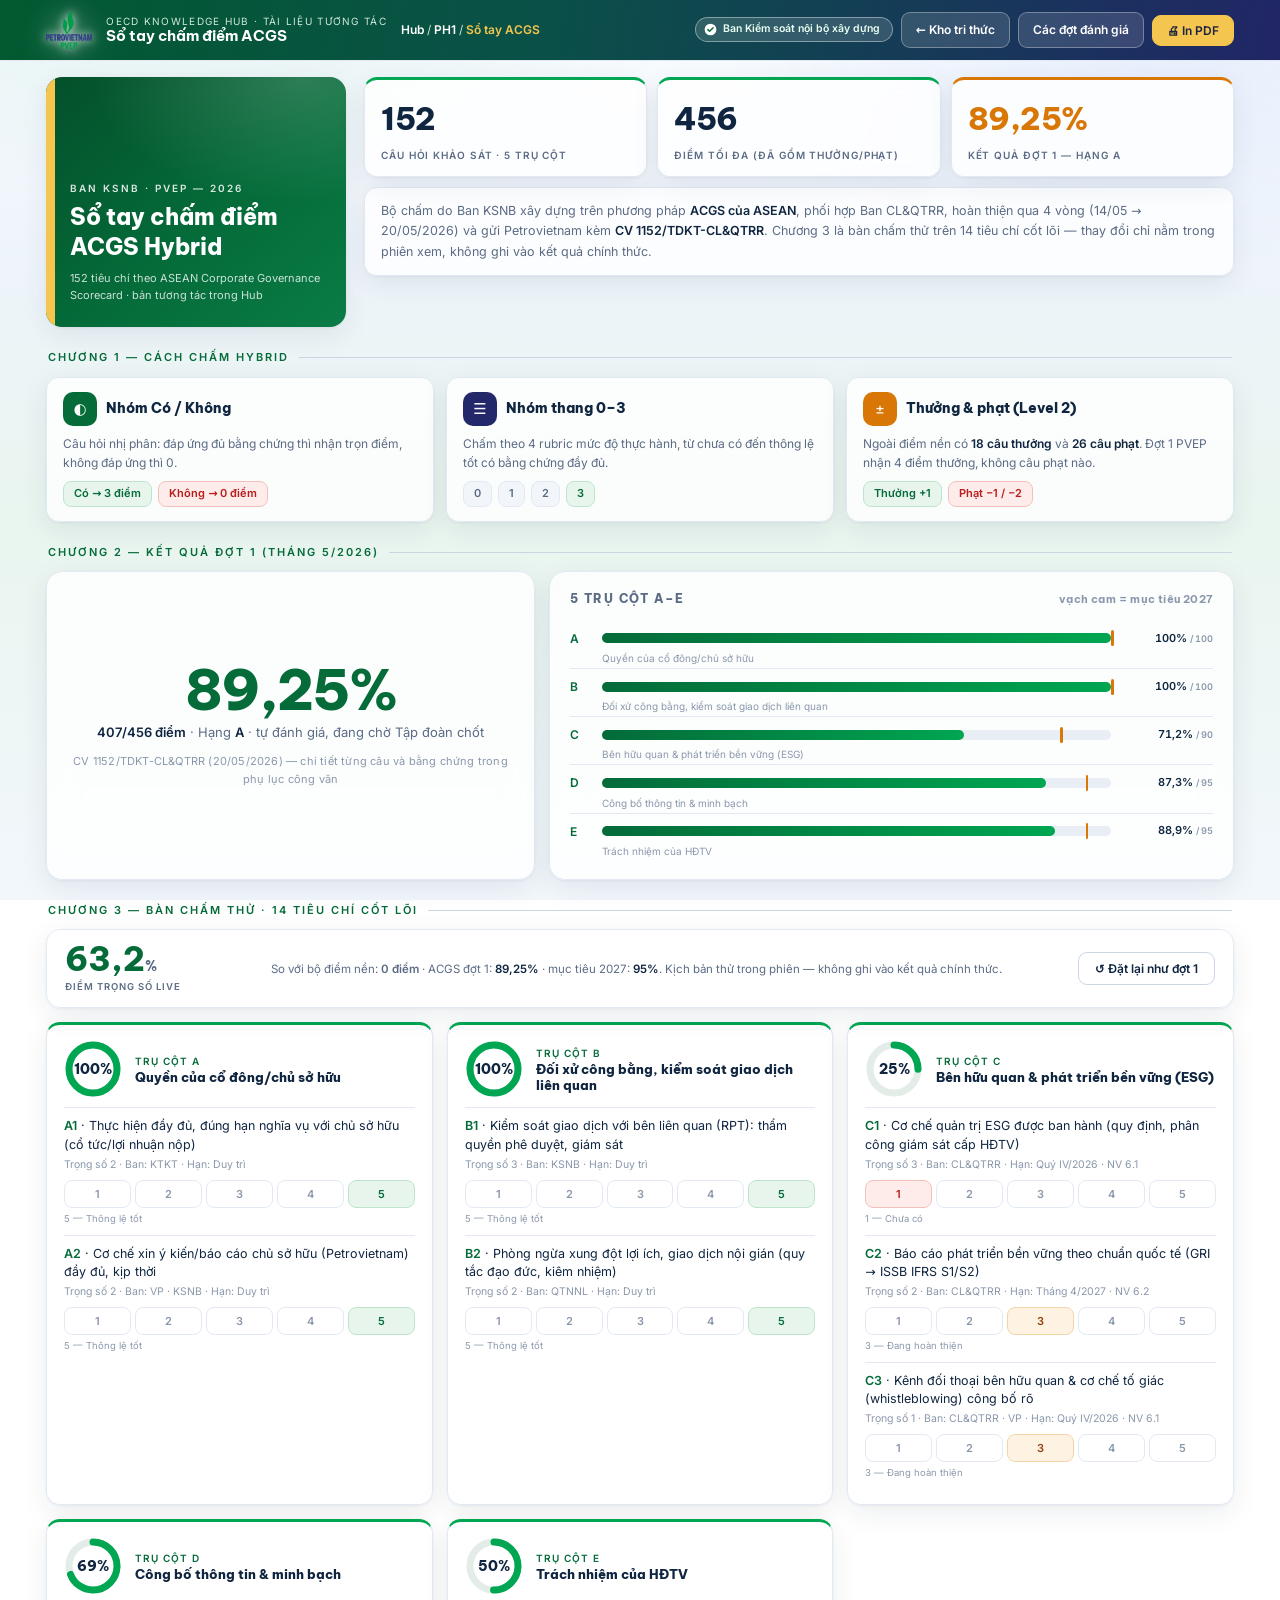
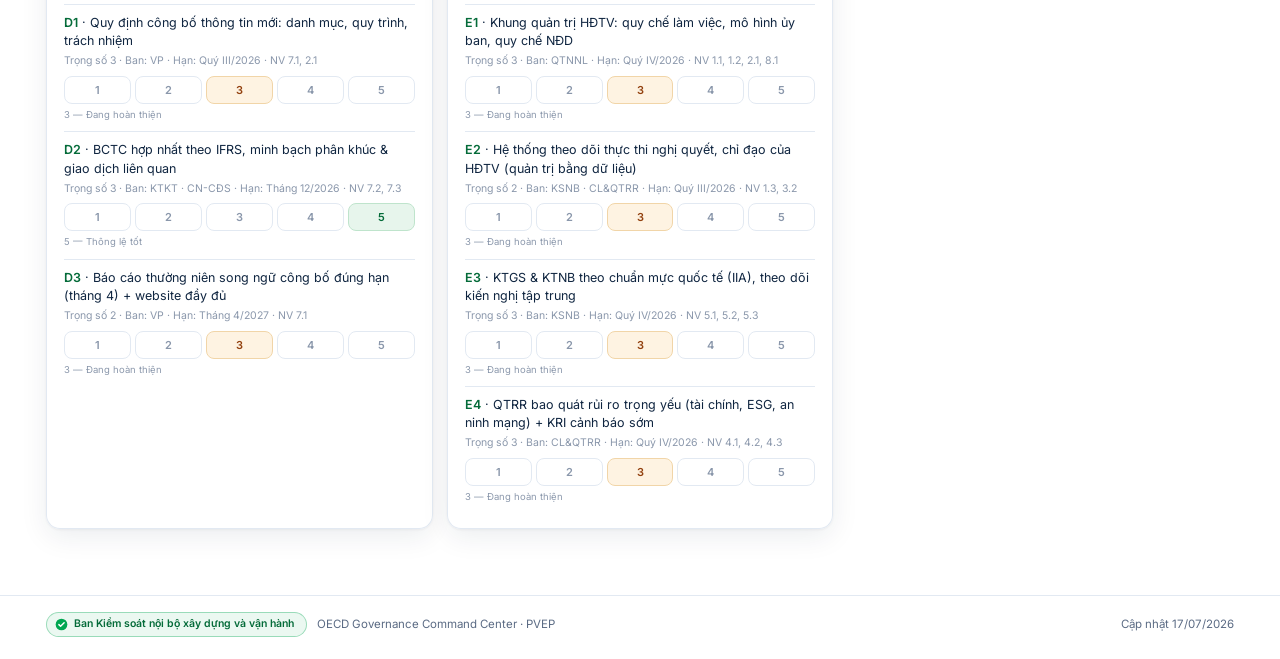
<file: acgs-book.html>
<!DOCTYPE html>
<html lang="vi">
<head>
<meta charset="UTF-8">
<meta name="viewport" content="width=device-width, initial-scale=1, viewport-fit=cover">
<title>Sổ tay chấm điểm ACGS — bản tương tác · PVEP</title>
<meta name="theme-color" content="#046B39">
<link rel="icon" href="assets/pvep-logo.png">
<link rel="stylesheet" href="command.css">
<style>
.wrap{padding-top:16px;padding-bottom:40px}
/* ---------- bìa sổ tay ---------- */
.bookhero{display:grid;grid-template-columns:300px 1fr;gap:18px;margin-bottom:16px}
@media(max-width:900px){.bookhero{grid-template-columns:1fr}}
.bcover{position:relative;border-radius:16px;padding:26px 24px 22px;color:#fff;background:linear-gradient(140deg,#04502B 0%,#046B39 55%,#0A7C46 100%);box-shadow:var(--shadow-card);display:flex;flex-direction:column;justify-content:flex-end;min-height:250px;overflow:hidden}
.bcover::before{content:"";position:absolute;left:0;top:0;bottom:0;width:9px;background:#F5C64F}
.bcover::after{content:"";position:absolute;inset:0;background:radial-gradient(300px 180px at 85% 0%,rgba(255,255,255,.16),transparent 70%)}
.bcover .org{font-size:10px;font-weight:700;letter-spacing:2px;text-transform:uppercase;opacity:.85}
.bcover h1{font-family:var(--ff-head);font-size:23px;font-weight:800;line-height:1.3;margin-top:6px}
.bcover .ed{font-size:11px;opacity:.8;margin-top:8px}
.bstats{display:grid;grid-template-columns:repeat(3,1fr);gap:10px;align-content:start}
@media(max-width:640px){.bstats{grid-template-columns:1fr}}
.bst{background:var(--surface);backdrop-filter:blur(10px);border:1px solid var(--line);border-top:3px solid var(--pvep);border-radius:13px;box-shadow:var(--shadow-card);padding:14px 16px}
.bst .v{font-family:var(--ff-head);font-size:31px;font-weight:800;color:var(--ink);letter-spacing:-.5px;font-variant-numeric:tabular-nums}
.bst .l{font-size:10px;font-weight:800;letter-spacing:.9px;text-transform:uppercase;color:var(--muted);margin-top:4px;line-height:1.4}
.bst.gold{border-top-color:var(--amber)}.bst.gold .v{color:var(--amber)}
.bintro{grid-column:1/-1;font-size:12.5px;color:var(--muted);line-height:1.65;background:var(--surface);border:1px solid var(--line);border-radius:13px;box-shadow:var(--shadow-card);padding:13px 16px}
.bintro b{color:var(--ink)}
/* ---------- chương ---------- */
.chap{font-size:11px;font-weight:800;letter-spacing:2px;text-transform:uppercase;color:var(--pvep-deep);margin:22px 2px 10px;display:flex;align-items:center;gap:10px}
.chap::after{content:"";flex:1;height:1px;background:var(--line-strong)}
.rulegrid{display:grid;grid-template-columns:repeat(3,1fr);gap:12px}
@media(max-width:900px){.rulegrid{grid-template-columns:1fr}}
.rule{background:var(--surface);border:1px solid var(--line);border-radius:13px;box-shadow:var(--shadow-card);padding:14px 16px}
.rule .rh{display:flex;align-items:center;gap:9px;margin-bottom:8px}
.rule .ic{width:34px;height:34px;border-radius:10px;display:flex;align-items:center;justify-content:center;font-size:15px;color:#fff;flex:none}
.rule .rt{font-family:var(--ff-head);font-size:13.5px;font-weight:800;color:var(--ink)}
.rule .rb{font-size:12px;color:var(--muted);line-height:1.6}
.rule .rb b{color:var(--ink)}
.rule .pts{display:flex;gap:6px;margin-top:9px;flex-wrap:wrap}
.rule .pts span{font-size:11px;font-weight:800;border-radius:8px;padding:3px 10px;background:#F2F6FA;border:1px solid var(--line);color:var(--muted)}
.rule .pts span.hi{background:#E7F5EC;border-color:#BFE4CC;color:#046B39}
.rule .pts span.lo{background:#FDECEA;border-color:#F3C1BB;color:#B91C1C}
/* ---------- kết quả đợt 1 ---------- */
.res{display:grid;grid-template-columns:1fr 1.4fr;gap:14px}
@media(max-width:900px){.res{grid-template-columns:1fr}}
.rank{display:flex;flex-direction:column;align-items:center;justify-content:center;text-align:center;gap:4px}
.rank .big{font-family:var(--ff-head);font-size:56px;font-weight:800;color:var(--pvep-deep);line-height:1;letter-spacing:-2px}
.rank .pts2{font-size:13px;color:var(--muted)}
.rank .pts2 b{color:var(--ink)}
.pilrow{display:grid;grid-template-columns:22px 1fr 92px;gap:10px;align-items:center;border-top:1px solid var(--line);padding:8px 0}
.pilrow:first-of-type{border-top:none}
.pilrow .pk{font-size:12px;font-weight:800;color:var(--pvep-deep)}
.pilrow .ptr{position:relative;height:10px;background:#E9EEF4;border-radius:5px}
.pilrow .ptr i{position:absolute;left:0;top:0;bottom:0;border-radius:5px;background:linear-gradient(90deg,#046B39,#00A651)}
.pilrow .ptr b{position:absolute;top:-3px;bottom:-3px;width:2.5px;background:var(--amber);border-radius:2px}
.pilrow .pv{font-size:11px;font-weight:800;color:var(--ink);text-align:right;font-variant-numeric:tabular-nums}
.pilrow .pv small{color:var(--faint);font-weight:700}
.pname{font-size:10px;color:var(--faint);margin:-4px 0 3px 32px;line-height:1.3}
/* ---------- bàn chấm thử ---------- */
.trybar{display:grid;grid-template-columns:190px 1fr auto;gap:16px;align-items:center;margin-bottom:14px;background:var(--surface);border:1px solid var(--line);border-radius:14px;box-shadow:var(--shadow-card);padding:13px 18px;position:sticky;top:62px;z-index:20;backdrop-filter:blur(14px)}
@media(max-width:760px){.trybar{grid-template-columns:1fr;text-align:center}}
.trybar .lv{font-family:var(--ff-head);font-size:33px;font-weight:800;color:var(--pvep-deep);line-height:1;font-variant-numeric:tabular-nums}
.trybar .lv small{font-size:14px;color:var(--muted);font-weight:700}
.trybar .ll{font-size:9.5px;font-weight:800;letter-spacing:1px;text-transform:uppercase;color:var(--muted);margin-top:3px}
.trybar .cmp{font-size:11.5px;color:var(--muted);line-height:1.6}
.trybar .cmp b{color:var(--ink)}
.trybar button{font-family:inherit;font-size:12px;font-weight:700;padding:8px 16px;border-radius:9px;border:1px solid var(--line-strong);background:#fff;color:var(--ink);cursor:pointer}
.trybar button:hover{border-color:var(--pvep)}
.scgrid{display:grid;grid-template-columns:repeat(auto-fit,minmax(340px,1fr));gap:14px}
.pilcard{background:var(--surface);border:1px solid var(--line);border-top:3px solid var(--pvep);border-radius:14px;box-shadow:var(--shadow-card);padding:15px 17px}
.pilhead{display:flex;align-items:center;gap:13px;margin-bottom:9px}
.pd{width:58px;height:58px;flex:none}
.pd .pbg{fill:none;stroke:#E4ECE7;stroke-width:7}
.pd .pval{fill:none;stroke:var(--pvep);stroke-width:7;stroke-linecap:round;transform:rotate(-90deg);transform-origin:50% 50%;transition:stroke-dashoffset .5s}
.pd text{font-family:var(--ff-head);font-size:14px;font-weight:800;fill:var(--ink)}
.pilhead .pk2{font-size:10px;font-weight:800;letter-spacing:1px;color:var(--pvep-deep);text-transform:uppercase}
.pilhead .pt2{font-family:var(--ff-head);font-size:13px;font-weight:800;color:var(--ink);line-height:1.3}
.critrow{border-top:1px solid var(--line);padding:9px 0}
.critrow .cn{font-size:12.5px;color:var(--ink);line-height:1.45}
.critrow .cn b{color:var(--pvep-deep)}
.critrow .cmeta{font-size:10.5px;color:var(--faint);margin:3px 0 6px}
.seg{display:flex;gap:4px}
.seg button{flex:1;font-family:inherit;font-size:11px;font-weight:800;padding:6px 0;border-radius:8px;border:1px solid var(--line);background:#fff;color:var(--faint);cursor:pointer;transition:.12s}
.seg button:hover{border-color:var(--line-strong);color:var(--muted)}
.seg button.on.s1,.seg button.on.s2{background:#FDECEA;color:#B91C1C;border-color:#F3C1BB}
.seg button.on.s3{background:#FEF3E2;color:#92400E;border-color:#F1D5A8}
.seg button.on.s4,.seg button.on.s5{background:#E7F5EC;color:#046B39;border-color:#BFE4CC}
.seglbl{font-size:9.5px;color:var(--faint);margin-top:3px}
@media print{.trybar{position:static}}
</style>
</head>
<body class="theme-ph1">

<div class="cbar">
  <a class="logolink" href="index.html" title="Về Hub"><img class="logo" src="assets/pvep-logo.png" alt="PVEP"></a>
  <div class="who"><small>OECD Knowledge Hub · Tài liệu tương tác</small><b>Sổ tay chấm điểm ACGS</b></div>
  <span class="crumb"><a href="index.html">Hub</a> / <a href="ph1-knowledge.html">PH1</a> / <b>Sổ tay ACGS</b></span>
  <div class="sp">
    <span data-ksnb-badge></span>
    <a class="cbtn noprint" href="ph1-knowledge.html">← Kho tri thức</a>
    <a class="cbtn noprint" href="ph5-assessment.html">Các đợt đánh giá</a>
    <button class="cbtn gold noprint" onclick="print()">🖨 In PDF</button>
  </div>
</div>

<div class="wrap">
  <!-- ===== BÌA ===== -->
  <div class="bookhero">
    <div class="bcover fx">
      <span class="org">Ban KSNB · PVEP — 2026</span>
      <h1>Sổ tay chấm điểm ACGS Hybrid</h1>
      <span class="ed">152 tiêu chí theo ASEAN Corporate Governance Scorecard · bản tương tác trong Hub</span>
    </div>
    <div class="bstats">
      <div class="bst fx"><div class="v">152</div><div class="l">Câu hỏi khảo sát · 5 trụ cột</div></div>
      <div class="bst fx"><div class="v">456</div><div class="l">Điểm tối đa (đã gồm thưởng/phạt)</div></div>
      <div class="bst gold fx"><div class="v" id="hero-score">—</div><div class="l">Kết quả đợt 1 — Hạng A</div></div>
      <div class="bintro fx">Bộ chấm do Ban KSNB xây dựng trên phương pháp <b>ACGS của ASEAN</b>, phối hợp Ban CL&QTRR, hoàn thiện qua 4 vòng (14/05 → 20/05/2026) và gửi Petrovietnam kèm <b>CV 1152/TDKT-CL&QTRR</b>. Chương 3 là bàn chấm thử trên 14 tiêu chí cốt lõi — thay đổi chỉ nằm trong phiên xem, không ghi vào kết quả chính thức.</div>
    </div>
  </div>

  <!-- ===== CHƯƠNG 1 ===== -->
  <div class="chap">Chương 1 — Cách chấm Hybrid</div>
  <div class="rulegrid">
    <div class="rule fx">
      <div class="rh"><span class="ic" style="background:#046B39">◐</span><span class="rt">Nhóm Có / Không</span></div>
      <div class="rb">Câu hỏi nhị phân: đáp ứng đủ bằng chứng thì nhận trọn điểm, không đáp ứng thì 0.</div>
      <div class="pts"><span class="hi">Có → 3 điểm</span><span class="lo">Không → 0 điểm</span></div>
    </div>
    <div class="rule fx">
      <div class="rh"><span class="ic" style="background:#23286b">☰</span><span class="rt">Nhóm thang 0–3</span></div>
      <div class="rb">Chấm theo 4 rubric mức độ thực hành, từ chưa có đến thông lệ tốt có bằng chứng đầy đủ.</div>
      <div class="pts"><span>0</span><span>1</span><span>2</span><span class="hi">3</span></div>
    </div>
    <div class="rule fx">
      <div class="rh"><span class="ic" style="background:#D97706">±</span><span class="rt">Thưởng & phạt (Level 2)</span></div>
      <div class="rb">Ngoài điểm nền có <b>18 câu thưởng</b> và <b>26 câu phạt</b>. Đợt 1 PVEP nhận 4 điểm thưởng, không câu phạt nào.</div>
      <div class="pts"><span class="hi">Thưởng +1</span><span class="lo">Phạt −1 / −2</span></div>
    </div>
  </div>

  <!-- ===== CHƯƠNG 2 ===== -->
  <div class="chap">Chương 2 — Kết quả đợt 1 (tháng 5/2026)</div>
  <div class="res">
    <div class="panel rank fx">
      <div class="big" id="rank-big">—</div>
      <div class="pts2"><b id="rank-pts">—</b> · Hạng <b>A</b> · tự đánh giá, đang chờ Tập đoàn chốt</div>
      <div class="src" style="margin-top:6px">CV 1152/TDKT-CL&QTRR (20/05/2026) — chi tiết từng câu và bằng chứng trong phụ lục công văn</div>
    </div>
    <div class="panel fx">
      <h3>5 trụ cột A–E <span class="src">vạch cam = mục tiêu 2027</span></h3>
      <div id="pillist"></div>
    </div>
  </div>

  <!-- ===== CHƯƠNG 3 ===== -->
  <div class="chap">Chương 3 — Bàn chấm thử · 14 tiêu chí cốt lõi</div>
  <div class="trybar fx">
    <div><div class="lv" id="try-score">—<small>%</small></div><div class="ll">Điểm trọng số live</div></div>
    <div class="cmp" id="try-cmp"></div>
    <button id="try-reset">↺ Đặt lại như đợt 1</button>
  </div>
  <div class="scgrid" id="scgrid"></div>
</div>

<script src="data.js"></script>
<script src="shell.js?v=zoom3"></script>
<script>
"use strict";
const D = window.OECD;
const $ = s => document.querySelector(s);
const esc = s => String(s).replace(/[&<>"]/g, c => ({'&':'&amp;','<':'&lt;','>':'&gt;','"':'&quot;'}[c]));
const vn = n => String(n).replace(".", ",");

const R1 = D.ROUNDS[0];
const BASE = D.scoreLive();                                   // điểm 14 tiêu chí lúc tải trang
const ORIG = Object.fromEntries(D.CRITERIA.map(c=>[c.id, c.score]));

$("#hero-score").textContent = vn(R1.self.pct) + "%";
$("#rank-big").textContent = vn(R1.self.pct) + "%";
$("#rank-pts").textContent = R1.self.pts + " điểm";

/* ===== chương 2: trụ cột ===== */
$("#pillist").innerHTML = Object.entries(D.PILLARS).map(([k,p])=>`
  <div class="pilrow" title="${esc(p.name)}">
    <span class="pk">${k}</span>
    <span class="ptr"><i style="width:${p.score2026}%"></i><b style="left:${p.target2027}%"></b></span>
    <span class="pv">${vn(p.score2026)}% <small>/ ${vn(p.target2027)}</small></span>
  </div>
  <div class="pname">${esc(p.name)}</div>`).join("");

/* ===== chương 3: bàn chấm thử ===== */
const PD_L = 2*Math.PI*24;
function renderTry(){
  const pct = D.scoreLive();
  $("#try-score").innerHTML = vn(pct) + "<small>%</small>";
  const d1 = Math.round((pct - BASE)*10)/10;
  $("#try-cmp").innerHTML =
    `So với bộ điểm nền: <b style="color:${d1>0?'var(--pvep-deep)':d1<0?'var(--red)':'var(--muted)'}">${d1>0?"+":""}${vn(d1)} điểm</b> · ` +
    `ACGS đợt 1: <b>${vn(R1.self.pct)}%</b> · mục tiêu 2027: <b>95%</b>. Kịch bản thử trong phiên — không ghi vào kết quả chính thức.`;
  document.querySelectorAll(".pd").forEach(pd=>{
    const k = pd.dataset.p, v = D.scoreLive(k);
    pd.querySelector(".pval").style.strokeDashoffset = PD_L*(1-v/100);
    pd.querySelector("text").textContent = Math.round(v) + "%";
  });
}
function renderScorecard(){
  $("#scgrid").innerHTML = Object.entries(D.PILLARS).map(([k,p])=>{
    const list = D.CRITERIA.filter(c=>c.pillar===k);
    return `<div class="pilcard fx inview">
      <div class="pilhead">
        <svg class="pd" viewBox="0 0 58 58" data-p="${k}">
          <circle class="pbg" cx="29" cy="29" r="24"/>
          <circle class="pval" cx="29" cy="29" r="24" style="stroke-dasharray:${PD_L}"/>
          <text x="29" y="34" text-anchor="middle"></text>
        </svg>
        <div><div class="pk2">Trụ cột ${k}</div><div class="pt2">${esc(p.name)}</div></div>
      </div>
      ${list.map(c=>`
        <div class="critrow">
          <div class="cn"><b>${c.id}</b> · ${esc(c.name)}</div>
          <div class="cmeta">Trọng số ${c.w} · Ban: ${esc(c.ban)} · Hạn: ${esc(c.dl)}${(c.tasks||[]).length?` · NV ${c.tasks.join(", ")}`:""}</div>
          <div class="seg" data-c="${c.id}">
            ${[1,2,3,4,5].map(n=>`<button class="s${n} ${c.score===n?'on s'+n:''}" data-s="${n}" title="${n} — ${D.SCORE_LABELS[n-1]}">${n}</button>`).join("")}
          </div>
          <div class="seglbl">${c.score} — ${D.SCORE_LABELS[c.score-1]}</div>
        </div>`).join("")}
    </div>`;
  }).join("");
  document.querySelectorAll(".seg button").forEach(b=>b.addEventListener("click", ()=>{
    D.critById(b.parentElement.dataset.c).score = +b.dataset.s;
    renderScorecard(); renderTry();
  }));
  renderTry();
}
$("#try-reset").addEventListener("click", ()=>{
  D.CRITERIA.forEach(c=>{ c.score = ORIG[c.id]; });
  renderScorecard();
});
renderScorecard();
</script>
</body>
</html>
</file>
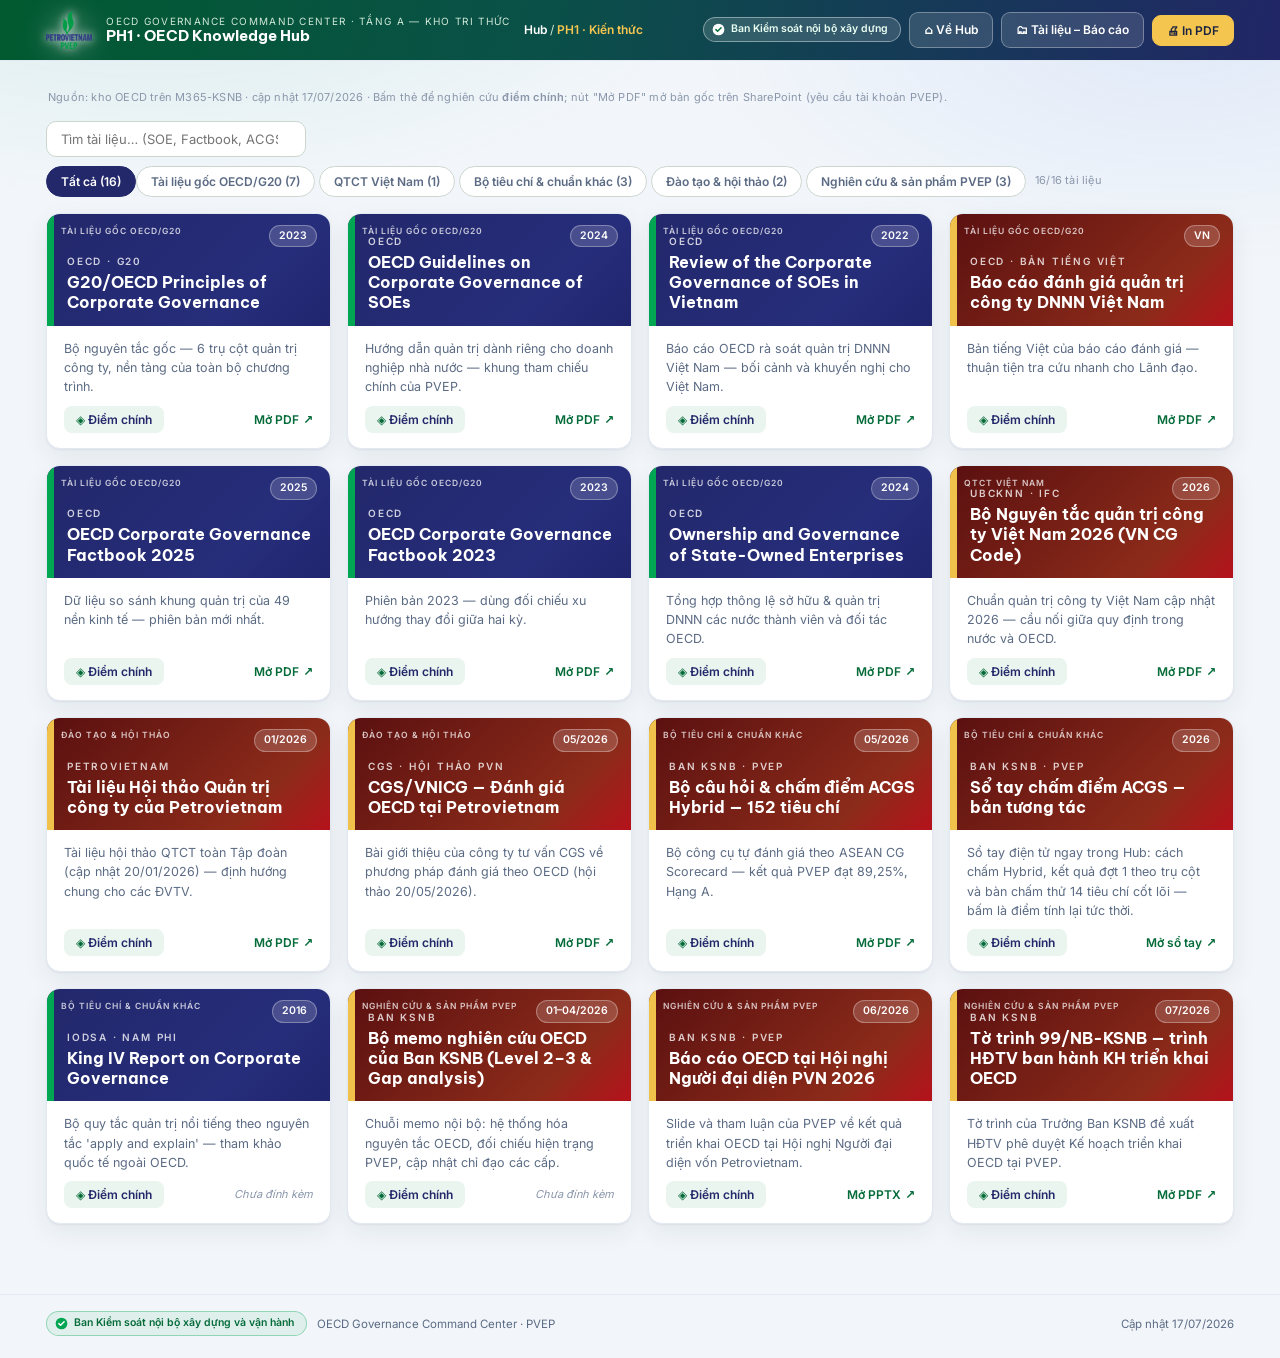
<file: ph1-knowledge.html>
<!DOCTYPE html>
<html lang="vi">
<head>
<meta charset="UTF-8">
<meta name="viewport" content="width=device-width, initial-scale=1, viewport-fit=cover">
<title>PH1 · OECD Knowledge Hub — PVEP</title>
<meta name="theme-color" content="#006838">
<link rel="icon" href="assets/pvep-logo.png">
<link rel="stylesheet" href="command.css">
<style>
body{background:var(--paper)}
.wrap{padding-top:18px;padding-bottom:44px}
.toolbar{display:flex;gap:9px;flex-wrap:wrap;margin-bottom:16px;align-items:center}
.toolbar input{font-family:inherit;font-size:13px;padding:9px 14px;border-radius:10px;border:1px solid #ccd6cf;background:#fff;min-width:260px;color:var(--ink)}
.fch{font-family:inherit;font-size:12px;font-weight:700;padding:7px 14px;border-radius:18px;border:1px solid #ccd6cf;background:#fff;color:var(--muted);cursor:pointer}
.fch:hover{border-color:var(--green2);color:var(--green)}
.fch.on{background:var(--navy);border-color:var(--navy);color:#fff}
.books{display:grid;grid-template-columns:repeat(auto-fill,minmax(258px,1fr));gap:16px}
.book{background:#fff;border:1px solid var(--line);border-radius:14px;box-shadow:0 1px 2px rgba(20,40,60,.06),0 8px 24px rgba(20,40,60,.07);overflow:hidden;display:flex;flex-direction:column;transition:transform .18s,box-shadow .18s;cursor:pointer}
.book:hover{transform:translateY(-4px);box-shadow:0 8px 40px rgba(20,40,60,.15)}
.cover{min-height:112px;padding:14px 16px 13px 20px;position:relative;color:#fff;display:flex;flex-direction:column;justify-content:flex-end;background:linear-gradient(135deg,#23286b 0%,#262d7a 70%,#20256e 100%)}
.cover::before{content:"";position:absolute;left:0;top:0;bottom:0;width:7px;background:var(--green2)}
.cover.vn{background:linear-gradient(135deg,#5A1010 0%,#8C2B1A 75%,#B5121B 100%)}
.cover.vn::before{background:#F0C24B}
.cover .yr{position:absolute;top:11px;right:13px;font-size:10.5px;font-weight:800;background:rgba(255,255,255,.16);border:1px solid rgba(255,255,255,.3);padding:2px 9px;border-radius:12px}
.cover .org{font-size:10px;font-weight:700;letter-spacing:1.8px;text-transform:uppercase;opacity:.78}
.cover h3{font-size:15.5px;font-weight:700;line-height:1.3;margin-top:3px}
.book .body{padding:13px 17px 15px;display:flex;flex-direction:column;gap:9px;flex:1}
.book .desc{font-size:12.5px;color:var(--muted);line-height:1.55;flex:1}
.book .foot{display:flex;justify-content:space-between;align-items:center;gap:8px}
.bkp{font-family:inherit;font-size:12px;font-weight:700;color:var(--navy);background:#e9f5ee;border:none;border-radius:8px;padding:6px 12px;cursor:pointer}
.bkp:hover{background:#d5ecdf}
.bkp::before{content:"◈ ";color:var(--green)}
.open{font-size:12px;font-weight:700;white-space:nowrap}
.open::after{content:"↗";margin-left:4px}
.miss{font-size:11px;color:var(--faint);font-style:italic}
.catlbl{position:absolute;top:11px;left:14px;font-size:8.5px;font-weight:800;letter-spacing:1px;text-transform:uppercase;color:rgba(255,255,255,.75)}
</style>
</head>
<body class="theme-ph1">

<div class="cbar">
  <a class="logolink" href="index.html" title="Về Hub"><img class="logo" src="assets/pvep-logo.png" alt="PVEP"></a>
  <div class="who"><small>OECD Governance Command Center · Tầng A — kho tri thức</small><b>PH1 · OECD Knowledge Hub</b></div>
  <span class="crumb"><a href="index.html">Hub</a> / <b>PH1 · Kiến thức</b></span>
  <div class="sp">
    <span data-ksnb-badge></span>
    <a class="cbtn noprint" href="index.html">⌂ Về Hub</a>
    <a class="cbtn noprint" href="ph4-evidence.html">🗂 Tài liệu – Báo cáo</a>
    <button class="cbtn gold noprint" onclick="print()">🖨 In PDF</button>
  </div>
</div>

<div class="wrap">
  <p class="src" style="margin:10px 2px 14px">Nguồn: kho OECD trên M365-KSNB · cập nhật <span id="upd"></span> · Bấm thẻ để nghiên cứu <b>điểm chính</b>; nút "Mở PDF" mở bản gốc trên SharePoint (yêu cầu tài khoản PVEP).</p>

  <div class="toolbar noprint">
    <input type="search" id="q" placeholder="Tìm tài liệu… (SOE, Factbook, ACGS, King IV…)">
    <span id="fchips"></span>
    <span class="src" id="cnt"></span>
  </div>

  <div class="books" id="books"></div>
</div>

<div id="modal" hidden>
  <div class="mbox">
    <button class="mx" id="mclose">✕</button>
    <span class="mcat" id="mcat"></span>
    <h3 id="mtitle"></h3>
    <div class="mmeta" id="mmeta"></div>
    <ul class="mkp" id="mkp"></ul>
    <div class="mnote">Điểm chính do Ban KSNB tóm lược phục vụ tra cứu nhanh — nội dung đầy đủ xem bản gốc.</div>
    <div class="mact" id="mact"></div>
  </div>
</div>

<script src="data.js"></script>
<script src="shell.js?v=zoom3"></script>
<script>
"use strict";
const D = window.OECD;
const $ = s => document.querySelector(s);
const esc = s => String(s).replace(/[&<>"]/g, c => ({'&':'&amp;','<':'&lt;','>':'&gt;','"':'&quot;'}[c]));
$("#upd").textContent = D.META.updated;

/* Phân nhóm tri thức (đọc từ DOCS chung — không lặp dữ liệu) */
function catOf(b){
  const t = b.t.toLowerCase();
  if(/acgs|king iv/.test(t)) return "Bộ tiêu chí & chuẩn khác";
  if(/việt nam 2026|vn cg/.test(t)) return "QTCT Việt Nam";
  if(/memo|hội nghị|tờ trình/.test(t)) return "Nghiên cứu & sản phẩm PVEP";
  if(/hội thảo|cgs/.test(t)) return "Đào tạo & hội thảo";
  return "Tài liệu gốc OECD/G20";
}
const ALL = [...D.DOCS.original, ...D.DOCS.training].map(b=>({ ...b, cat: D.DOCS.original.includes(b) ? "Tài liệu gốc OECD/G20" : catOf(b) }));
const CATS = ["Tài liệu gốc OECD/G20","QTCT Việt Nam","Bộ tiêu chí & chuẩn khác","Đào tạo & hội thảo","Nghiên cứu & sản phẩm PVEP"];
let cat = "";
$("#fchips").innerHTML = `<button class="fch on" data-c="">Tất cả (${ALL.length})</button>` +
  CATS.map(c=>`<button class="fch" data-c="${c}">${c} (${ALL.filter(b=>b.cat===c).length})</button>`).join(" ");

function render(){
  const q = $("#q").value.trim().toLowerCase();
  let n = 0;
  $("#books").innerHTML = ALL.filter(b=>{
    if(cat && b.cat !== cat) return false;
    if(q && !(b.t+" "+b.org+" "+b.d).toLowerCase().includes(q)) return false;
    n++; return true;
  }).map((b)=>{
    const i = ALL.indexOf(b);
    const open = b.u
      ? (b.inapp
          ? `<a class="open" href="${b.u}" onclick="event.stopPropagation()">Mở sổ tay</a>`
          : `<a class="open" href="${b.u}" target="_blank" rel="noopener" onclick="event.stopPropagation()">Mở ${esc(b.f)}</a>`)
      : `<span class="miss">Chưa đính kèm</span>`;
    return `<div class="book" data-i="${i}">
      <div class="cover${b.vn?' vn':''}"><span class="catlbl">${esc(b.cat)}</span><span class="yr">${esc(b.yr)}</span><span class="org">${esc(b.org)}</span><h3>${esc(b.t)}</h3></div>
      <div class="body"><div class="desc">${esc(b.d)}</div>
      <div class="foot"><button class="bkp">Điểm chính</button>${open}</div></div></div>`;
  }).join("");
  $("#cnt").textContent = n + "/" + ALL.length + " tài liệu";
  document.querySelectorAll(".book").forEach(el=>el.addEventListener("click", e=>{
    if(e.target.closest("a")) return;
    const b = ALL[+el.dataset.i];
    $("#mcat").textContent = b.cat + " · " + b.org;
    $("#mtitle").textContent = b.t;
    $("#mmeta").textContent = "Ấn bản " + b.yr + " · định dạng " + b.f;
    $("#mkp").innerHTML = (b.kp||[]).map(k=>`<li>${esc(k)}</li>`).join("");
    $("#mact").innerHTML = b.u
      ? (b.inapp ? `<a href="${b.u}">Mở sổ tay tương tác</a>` : `<a href="${b.u}" target="_blank" rel="noopener">Mở tài liệu gốc</a>`)
      : "";
    $("#modal").hidden = false;
  }));
}
document.querySelectorAll(".fch").forEach(b=>b.addEventListener("click", ()=>{
  document.querySelectorAll(".fch").forEach(x=>x.classList.remove("on"));
  b.classList.add("on"); cat = b.dataset.c; render();
}));
$("#q").addEventListener("input", render);
$("#mclose").addEventListener("click", ()=>$("#modal").hidden = true);
$("#modal").addEventListener("click", e=>{ if(e.target.id==="modal") $("#modal").hidden = true; });
addEventListener("keydown", e=>{ if(e.key==="Escape") $("#modal").hidden = true; });
render();
</script>
</body>
</html>
</file>
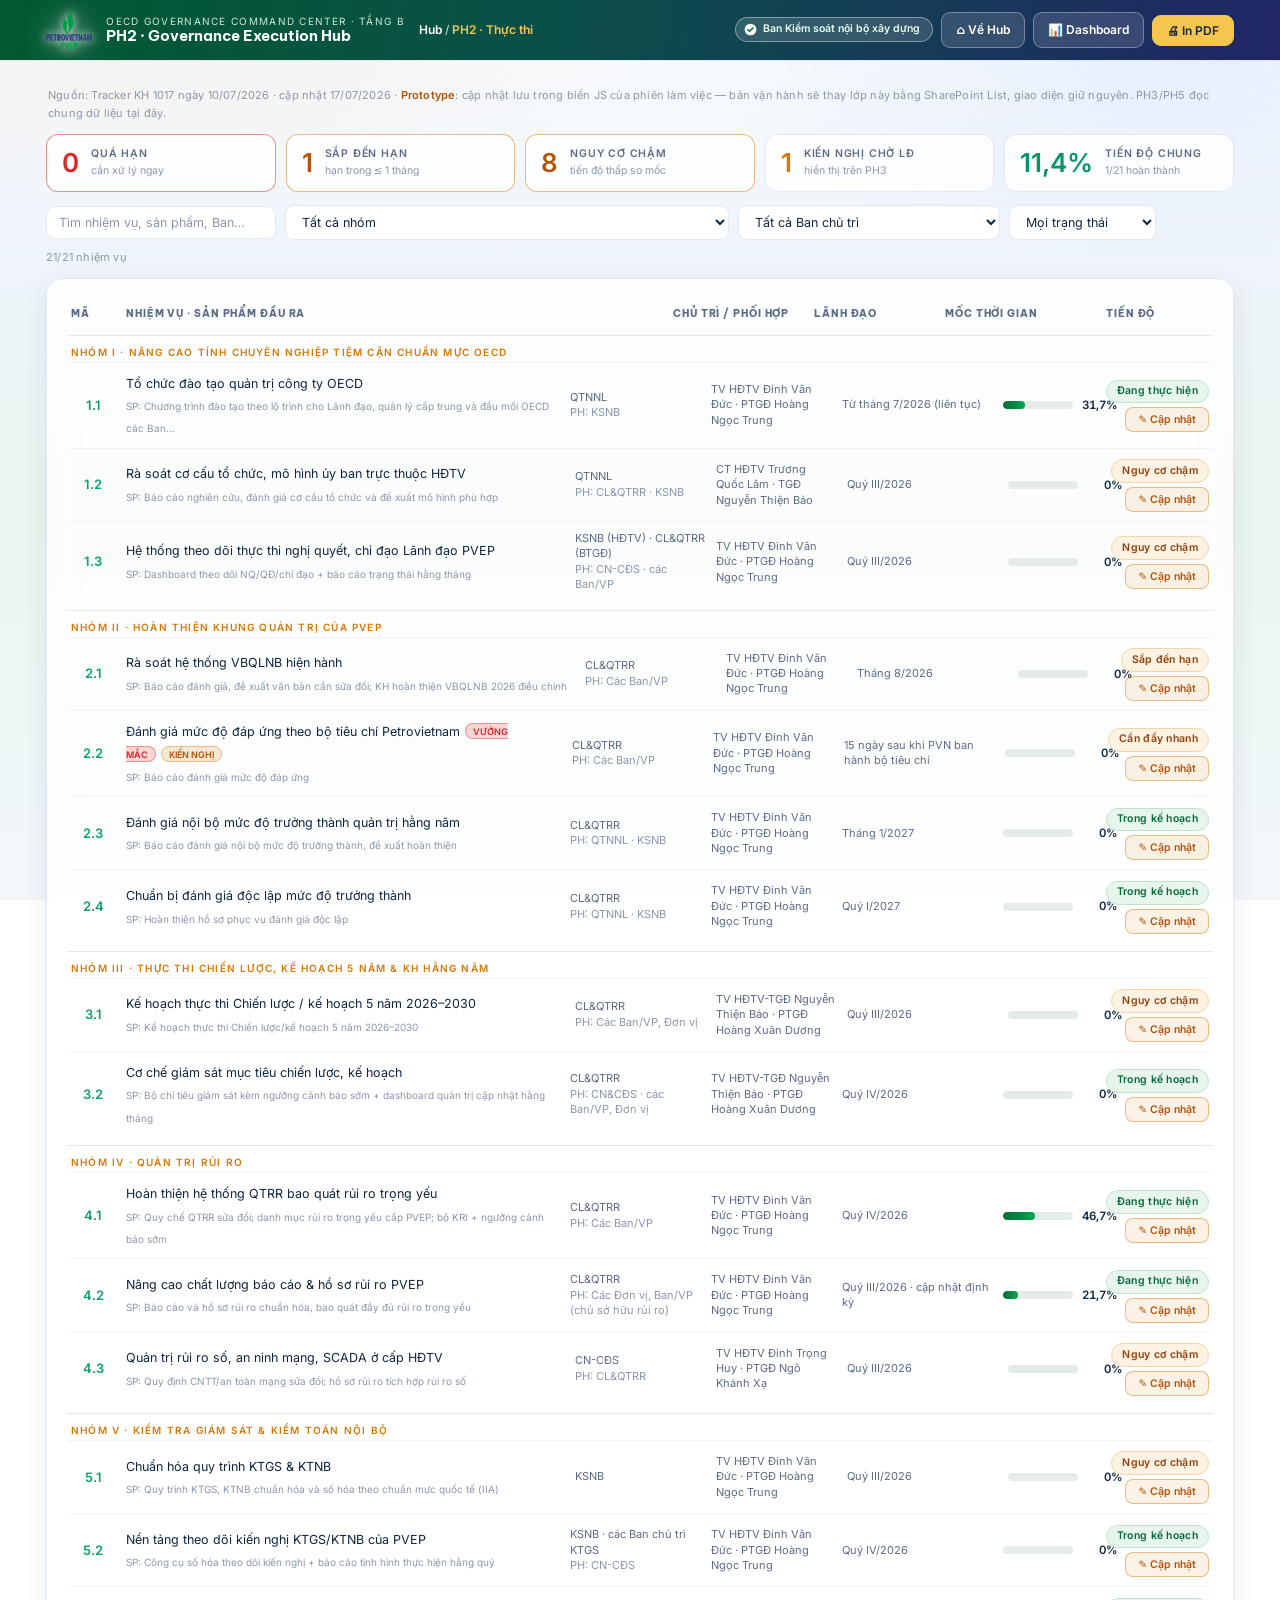
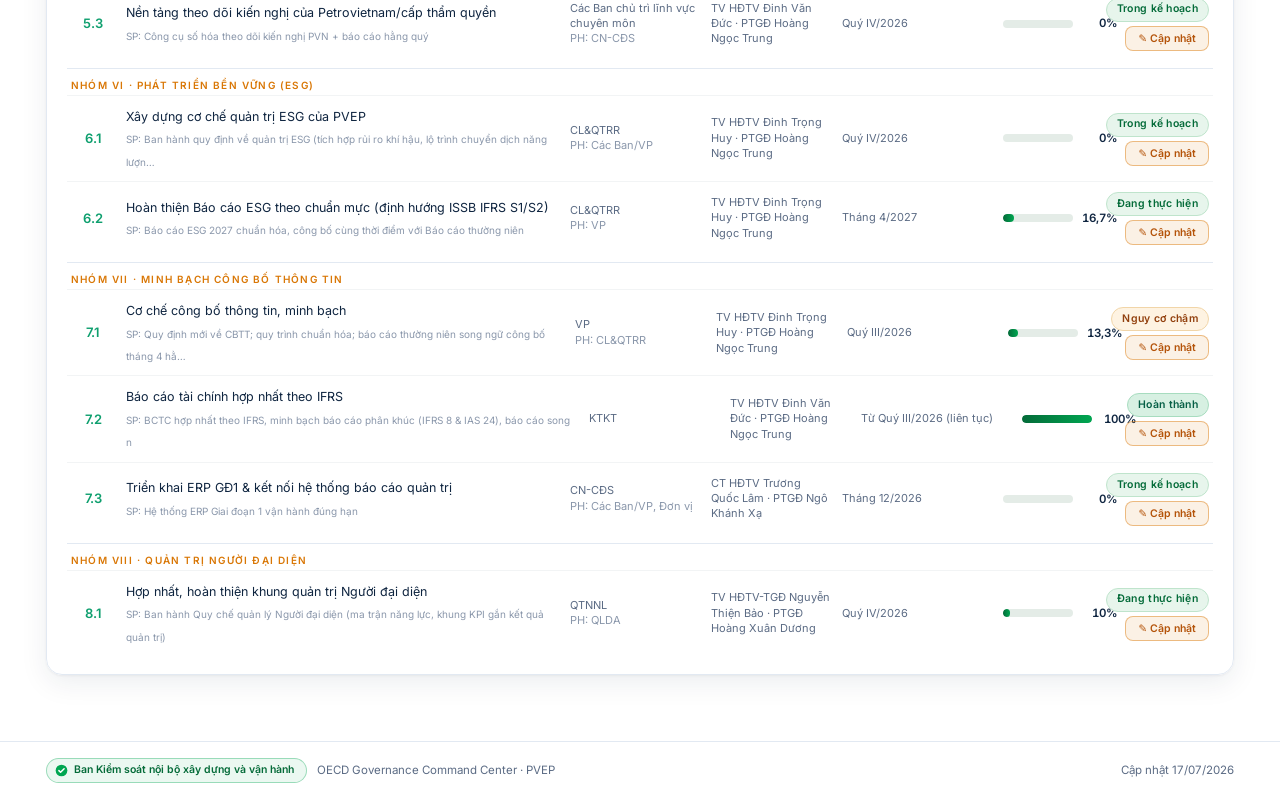
<file: ph2-execution.html>
<!DOCTYPE html>
<html lang="vi">
<head>
<meta charset="UTF-8">
<meta name="viewport" content="width=device-width, initial-scale=1, viewport-fit=cover">
<title>PH2 · Governance Execution Hub — OECD PVEP</title>
<meta name="theme-color" content="#081120">
<link rel="icon" href="assets/pvep-logo.png">
<link rel="stylesheet" href="command.css">
<style>
.wrap{padding-top:16px;padding-bottom:40px}
/* cảnh báo strip */
.alerts{display:flex;gap:10px;flex-wrap:wrap;margin-bottom:13px}
.al{flex:1;min-width:200px;border-radius:12px;padding:11px 15px;border:1px solid var(--dline);background:var(--panel);display:flex;align-items:center;gap:12px}
.al .n{font-size:26px;font-weight:800;line-height:1}
.al .t{font-size:10.5px;font-weight:800;letter-spacing:.8px;text-transform:uppercase;color:var(--dmute)}
.al .d{font-size:10.5px;color:var(--dfaint)}
.al.red{border-color:rgba(220,38,38,.5)} .al.red .n{color:var(--red)}
.al.amber{border-color:rgba(217,119,6,.5)} .al.amber .n{color:#B45309}
.al.gold .n{color:var(--amber)}
.al.green .n{color:var(--ok)}
/* bộ lọc */
.toolbar{display:flex;gap:9px;flex-wrap:wrap;align-items:center;margin-bottom:12px}
.toolbar input,.toolbar select{font-family:inherit;font-size:12.5px;padding:8px 12px;border-radius:9px;border:1px solid var(--dline);background:#fff;color:var(--dink)}
.toolbar input::placeholder{color:var(--dfaint)}
.toolbar input[type=search]{min-width:230px}
/* bảng nhiệm vụ */
.tk{display:grid;grid-template-columns:44px 1.7fr 130px 120px 150px 92px auto;gap:11px;align-items:center;border-top:1px solid rgba(15,37,64,.05);padding:9px 4px;cursor:pointer}
.tk:hover{background:rgba(15,37,64,.03)}
.tk.hd{cursor:default;border-top:none;padding-bottom:5px}
.tk.hd span{font-size:9.5px;font-weight:800;letter-spacing:.9px;text-transform:uppercase;color:var(--dmute)}
.tk .no{font-size:13px;font-weight:800;color:var(--mint);text-align:center}
.tk .tt{font-size:12.5px;color:var(--dink);line-height:1.4}
.tk .sub{font-size:10px;color:var(--dfaint)}
.tk .cell{font-size:11px;color:var(--dmute);line-height:1.4}
.tk .prg{display:flex;align-items:center;gap:7px}
.tk .prg b{font-size:11.5px;color:var(--ink);min-width:38px;text-align:right;font-variant-numeric:tabular-nums}
.gline{border-top:1px solid var(--dline);margin-top:8px;padding:8px 4px 2px;font-size:10px;font-weight:800;letter-spacing:1.2px;text-transform:uppercase;color:var(--amber)}
.updbtn{font-family:inherit;font-size:10.5px;font-weight:800;padding:5px 12px;border-radius:8px;border:1px solid rgba(217,119,6,.45);background:rgba(217,119,6,.1);color:#B45309;cursor:pointer;white-space:nowrap}
.updbtn:hover{background:rgba(217,119,6,.2)}
.flagchip{font-size:9px;font-weight:800;padding:1.5px 7px;border-radius:9px;margin-left:5px;vertical-align:1px}
.flagchip.iss{background:rgba(220,38,38,.18);color:var(--red);border:1px solid rgba(220,38,38,.4)}
.flagchip.req{background:rgba(217,119,6,.16);color:#B45309;border:1px solid rgba(217,119,6,.4)}
@media(max-width:1000px){
  .tk{grid-template-columns:40px 1fr 90px auto}
  .tk .cell.hide-m,.tk.hd span.hide-m{display:none}
}
/* drawer cập nhật */
#drawer{position:fixed;inset:0;z-index:95;background:rgba(15,37,64,.45);display:flex;justify-content:flex-end}
#drawer[hidden]{display:none}
.dbox{width:min(560px,100vw);height:100%;background:#fff;border-left:1px solid var(--dline);display:flex;flex-direction:column}
.dhead{padding:16px 22px;border-bottom:1px solid var(--dline);display:flex;align-items:flex-start;gap:10px}
.dhead .no{font-size:20px;font-weight:800;color:var(--mint)}
.dhead .tt{font-size:15px;font-weight:800;color:var(--ink);line-height:1.35;flex:1}
.dhead .mx2{border:none;background:#EDF2F7;color:var(--dmute);width:30px;height:30px;border-radius:50%;font-size:15px;cursor:pointer}
.dbody{flex:1;overflow:auto;padding:16px 22px;font-size:12.5px}
.fld{margin-bottom:13px}
.fld label{display:block;font-size:10px;font-weight:800;letter-spacing:1px;text-transform:uppercase;color:var(--dmute);margin-bottom:4px}
.fld .val{color:var(--dink);line-height:1.55}
.fld input[type=range]{width:100%;accent-color:#00a651}
.fld input[type=text],.fld textarea{width:100%;font-family:inherit;font-size:12.5px;padding:9px 12px;border-radius:9px;border:1px solid var(--dline);background:#fff;color:var(--dink);resize:vertical}
.fld .pnow{font-size:22px;font-weight:800;color:var(--ink)}
.hist{border-left:2px solid var(--dline);padding-left:14px}
.hist .h1{position:relative;padding-bottom:10px}
.hist .h1::before{content:"";position:absolute;left:-19px;top:5px;width:8px;height:8px;border-radius:50%;background:var(--green2)}
.hist .hd2{font-size:10.5px;font-weight:800;color:var(--mint)}
.hist .hn{color:var(--dmute);line-height:1.5}
.dfoot{padding:14px 22px;border-top:1px solid var(--dline);display:flex;gap:9px;justify-content:flex-end;background:#F7FAF8}
.dfoot .save{font-family:inherit;font-size:13px;font-weight:800;padding:10px 22px;border:none;border-radius:10px;background:var(--green2);color:var(--ink);cursor:pointer}
.dfoot .save:hover{background:#00934a}
.dfoot .cancel{font-family:inherit;font-size:12.5px;font-weight:700;padding:10px 16px;border:1px solid var(--dline);border-radius:10px;background:none;color:var(--dmute);cursor:pointer}
.protonote{font-size:10.5px;color:var(--dfaint);font-style:italic}
</style>
</head>
<body class="theme-ph2">

<div class="cbar">
  <a class="logolink" href="index.html" title="Về Hub"><img class="logo" src="assets/pvep-logo.png" alt="PVEP"></a>
  <div class="who"><small>OECD Governance Command Center · Tầng B</small><b>PH2 · Governance Execution Hub</b></div>
  <span class="crumb"><a href="index.html">Hub</a> / <b>PH2 · Thực thi</b></span>
  <div class="sp">
    <span data-ksnb-badge></span>
    <a class="cbtn noprint" href="index.html">⌂ Về Hub</a>
    <a class="cbtn noprint" href="ph3-dashboard.html">📊 Dashboard</a>
    <button class="cbtn gold noprint" onclick="print()">🖨 In PDF</button>
  </div>
</div>

<div class="wrap">
  <p class="src" style="margin:10px 2px 12px">Nguồn: <span id="srcline"></span> · <b style="color:#B45309">Prototype</b>: cập nhật lưu trong biến JS của phiên làm việc — bản vận hành sẽ thay lớp này bằng SharePoint List, giao diện giữ nguyên. PH3/PH5 đọc chung dữ liệu tại đây.</p>

  <!-- cảnh báo tự động -->
  <div class="alerts" id="alerts"></div>

  <!-- bộ lọc -->
  <div class="toolbar noprint">
    <input type="search" id="q" placeholder="Tìm nhiệm vụ, sản phẩm, Ban…">
    <select id="f-g"><option value="">Tất cả nhóm</option></select>
    <select id="f-ban"><option value="">Tất cả Ban chủ trì</option></select>
    <select id="f-st"><option value="">Mọi trạng thái</option><option value="red">Quá hạn</option><option value="amber">Nguy cơ/sắp hạn</option><option value="green">Đúng hướng</option><option value="done">Hoàn thành</option></select>
    <span class="src" id="cnt"></span>
  </div>

  <!-- danh mục nhiệm vụ -->
  <div class="panel">
    <div class="tk hd">
      <span>Mã</span><span>Nhiệm vụ · sản phẩm đầu ra</span><span class="hide-m">Chủ trì / phối hợp</span>
      <span class="hide-m">Lãnh đạo</span><span class="hide-m">Mốc thời gian</span><span>Tiến độ</span><span></span>
    </div>
    <div id="tklist"></div>
  </div>
</div>

<!-- drawer chi tiết + cập nhật -->
<div id="drawer" hidden>
  <div class="dbox">
    <div class="dhead"><span class="no" id="d-no"></span><span class="tt" id="d-tt"></span><button class="mx2" id="d-x">✕</button></div>
    <div class="dbody">
      <div class="fld"><label>Sản phẩm đầu ra</label><div class="val" id="d-out"></div></div>
      <div style="display:grid;grid-template-columns:1fr 1fr;gap:12px">
        <div class="fld"><label>Ban chủ trì</label><div class="val" id="d-own"></div></div>
        <div class="fld"><label>Ban phối hợp</label><div class="val" id="d-co"></div></div>
        <div class="fld"><label>Lãnh đạo phụ trách</label><div class="val" id="d-lead"></div></div>
        <div class="fld"><label>Mốc thời gian</label><div class="val" id="d-dl"></div></div>
      </div>
      <div class="fld" id="d-pre-w"><label>Điều kiện tiên quyết</label><div class="val" id="d-pre"></div></div>

      <div class="gline" style="margin-top:2px">Cập nhật của Ban chủ trì <span class="protonote">(prototype — lưu trong phiên)</span></div>
      <div class="fld" style="margin-top:10px"><label>Tiến độ: <span class="pnow" id="d-pv"></span></label>
        <input type="range" id="d-p" min="0" max="100" step="5"></div>
      <div class="fld"><label>Khó khăn – vướng mắc</label><textarea id="d-iss" rows="2" placeholder="Mô tả vướng mắc (nếu có)…"></textarea></div>
      <div class="fld"><label>Kiến nghị xin ý kiến Lãnh đạo</label><textarea id="d-req" rows="2" placeholder="Nội dung cần HĐTV/TGĐ quyết (nếu có)…"></textarea></div>
      <div class="fld"><label>Ghi chú cập nhật (bắt buộc khi lưu)</label><input type="text" id="d-note" placeholder="VD: Hoàn thành dự thảo, gửi lấy ý kiến các Ban"></div>

      <div class="fld"><label>Lịch sử cập nhật</label><div class="hist" id="d-hist"></div></div>
      <div class="fld"><label>Tiêu chí ACGS liên quan (PH5) · Bằng chứng (PH4)</label><div class="val" id="d-links"></div></div>
    </div>
    <div class="dfoot">
      <button class="cancel" id="d-cancel">Đóng</button>
      <button class="save" id="d-save">💾 Lưu cập nhật</button>
    </div>
  </div>
</div>

<script src="data.js"></script>
<script src="shell.js?v=zoom3"></script>
<script>
"use strict";
const D = window.OECD;
const $ = s => document.querySelector(s);
const esc = s => String(s).replace(/[&<>"]/g, c => ({'&':'&amp;','<':'&lt;','>':'&gt;','"':'&quot;'}[c]));
const vn = n => String(n).replace(".", ",");
$("#srcline").textContent = D.META.tracker + " · cập nhật " + D.META.updated;

/* ===== cảnh báo tự động ===== */
function renderAlerts(){
  const st = D.stats();
  const dueSoon = D.TASKS.filter(t=>!t.cont && t.p<100 && (t.e - D.NOW_IDX) <= 1 && t.e >= D.NOW_IDX).length;
  $("#alerts").innerHTML = `
    <div class="al red"><div class="n">${st.red}</div><div><div class="t">Quá hạn</div><div class="d">cần xử lý ngay</div></div></div>
    <div class="al amber"><div class="n">${dueSoon}</div><div><div class="t">Sắp đến hạn</div><div class="d">hạn trong ≤ 1 tháng</div></div></div>
    <div class="al amber"><div class="n">${st.amber}</div><div><div class="t">Nguy cơ chậm</div><div class="d">tiến độ thấp so mốc</div></div></div>
    <div class="al gold"><div class="n">${st.decide}</div><div><div class="t">Kiến nghị chờ LĐ</div><div class="d">hiển thị trên PH3</div></div></div>
    <div class="al green"><div class="n">${vn(st.avg)}%</div><div><div class="t">Tiến độ chung</div><div class="d">${st.done}/${st.total} hoàn thành</div></div></div>`;
}

/* ===== bộ lọc ===== */
$("#f-g").innerHTML += Object.keys(D.GROUPS).map(g=>`<option value="${g}">Nhóm ${g} — ${D.GROUPS[g]}</option>`).join("");
const bans = [...new Set(D.TASKS.map(t=>t.own.split("·")[0].split("(")[0].trim()))];
$("#f-ban").innerHTML += bans.map(b=>`<option>${b}</option>`).join("");

/* ===== danh mục ===== */
function renderList(){
  const q = $("#q").value.trim().toLowerCase();
  const fg = $("#f-g").value, fb = $("#f-ban").value, fs = $("#f-st").value;
  let lastG = "", n = 0, html = "";
  D.TASKS.forEach(t=>{
    const s = D.taskStatus(t);
    if(fg && t.g !== fg) return;
    if(fb && !t.own.startsWith(fb)) return;
    if(fs && s.cls !== fs) return;
    if(q && !(t.id+" "+t.t+" "+t.out+" "+t.own+" "+t.co).toLowerCase().includes(q)) return;
    n++;
    if(t.g !== lastG){ lastG = t.g; html += `<div class="gline">Nhóm ${t.g} · ${esc(D.GROUPS[t.g])}</div>`; }
    html += `<div class="tk" data-id="${t.id}">
      <span class="no">${t.id}</span>
      <span><span class="tt">${esc(t.t)}${t.issues?'<span class="flagchip iss">VƯỚNG MẮC</span>':''}${(t.requests||"").trim()?'<span class="flagchip req">KIẾN NGHỊ</span>':''}</span><br><span class="sub">SP: ${esc(t.out).slice(0,90)}${t.out.length>90?"…":""}</span></span>
      <span class="cell hide-m">${esc(t.own)}${t.co && t.co!=="—" ? "<br><span style='color:var(--dfaint)'>PH: "+esc(t.co)+"</span>":""}</span>
      <span class="cell hide-m">${esc(t.lead)}</span>
      <span class="cell hide-m">${esc(t.dl)}</span>
      <span class="prg"><span class="mtrack" style="flex:1"><i style="width:${t.p}%"></i></span><b>${vn(t.p)}%</b></span>
      <span style="text-align:right"><span class="st ${s.cls}">${s.label}</span><br><button class="updbtn noprint" data-open="${t.id}" style="margin-top:4px">✎ Cập nhật</button></span>
    </div>`;
  });
  $("#tklist").innerHTML = html || '<div class="tk"><span></span><span class="tt">Không có nhiệm vụ khớp bộ lọc.</span></div>';
  $("#cnt").textContent = n + "/" + D.TASKS.length + " nhiệm vụ";
  document.querySelectorAll("[data-open]").forEach(b=>b.addEventListener("click", e=>{ e.stopPropagation(); openDrawer(b.dataset.open); }));
  document.querySelectorAll(".tk[data-id]").forEach(r=>r.addEventListener("click", ()=>openDrawer(r.dataset.id)));
}
["q","f-g","f-ban","f-st"].forEach(id=>$("#"+id).addEventListener("input", renderList));

/* ===== drawer chi tiết + cập nhật (ghi vào lớp dữ liệu chung) ===== */
let CUR = null;
function openDrawer(id){
  CUR = D.taskById(id); if(!CUR) return;
  $("#d-no").textContent = CUR.id;
  $("#d-tt").textContent = CUR.t;
  $("#d-out").textContent = CUR.out;
  $("#d-own").textContent = CUR.own;
  $("#d-co").textContent = CUR.co || "—";
  $("#d-lead").textContent = CUR.lead;
  $("#d-dl").textContent = CUR.dl + " (trục: " + D.GMONTHS[CUR.s-1] + " → " + D.GMONTHS[CUR.e-1] + ")";
  $("#d-pre-w").style.display = CUR.prereq ? "" : "none";
  $("#d-pre").textContent = CUR.prereq || "";
  $("#d-p").value = CUR.p; $("#d-pv").textContent = vn(CUR.p) + "%";
  $("#d-iss").value = CUR.issues || "";
  $("#d-req").value = CUR.requests || "";
  $("#d-note").value = "";
  $("#d-hist").innerHTML = [...CUR.history].reverse().map(h=>`<div class="h1"><div class="hd2">${esc(h.d)}</div><div class="hn">${esc(h.note)}</div></div>`).join("");
  const crits = (CUR.criteria||[]).map(c=>{const x=D.critById(c); return x? `${c} (${x.name.slice(0,40)}…)`:c;}).join(" · ") || "—";
  const evs = D.evidenceForTask(CUR.id).map(e=>e.id).join(", ") || "—";
  $("#d-links").innerHTML = "Tiêu chí: <b>"+esc(crits)+"</b><br>Bằng chứng: <b>"+esc(evs)+"</b>";
  $("#drawer").hidden = false;
}
$("#d-p").addEventListener("input", ()=>{ $("#d-pv").textContent = $("#d-p").value + "%"; });
function closeDrawer(){ $("#drawer").hidden = true; CUR = null; }
$("#d-x").addEventListener("click", closeDrawer);
$("#d-cancel").addEventListener("click", closeDrawer);
$("#drawer").addEventListener("click", e=>{ if(e.target.id==="drawer") closeDrawer(); });
addEventListener("keydown", e=>{ if(e.key==="Escape") closeDrawer(); });

$("#d-save").addEventListener("click", ()=>{
  if(!CUR) return;
  const note = $("#d-note").value.trim();
  if(!note){ $("#d-note").focus(); $("#d-note").placeholder = "⚠ Bắt buộc nhập ghi chú để lưu lịch sử"; return; }
  const newP = +$("#d-p").value;
  const parts = [];
  if(newP !== CUR.p) parts.push("Tiến độ " + vn(CUR.p) + "% → " + vn(newP) + "%");
  CUR.p = newP;
  CUR.issues = $("#d-iss").value.trim();
  CUR.requests = $("#d-req").value.trim();
  const today = new Date();
  const dstr = String(today.getDate()).padStart(2,"0") + "/" + String(today.getMonth()+1).padStart(2,"0") + "/" + today.getFullYear();
  CUR.history.push({d: dstr, note: (parts.length ? parts.join("; ") + " — " : "") + note});
  closeDrawer();
  renderAlerts(); renderList();
});

renderAlerts(); renderList();
</script>
</body>
</html>
</file>
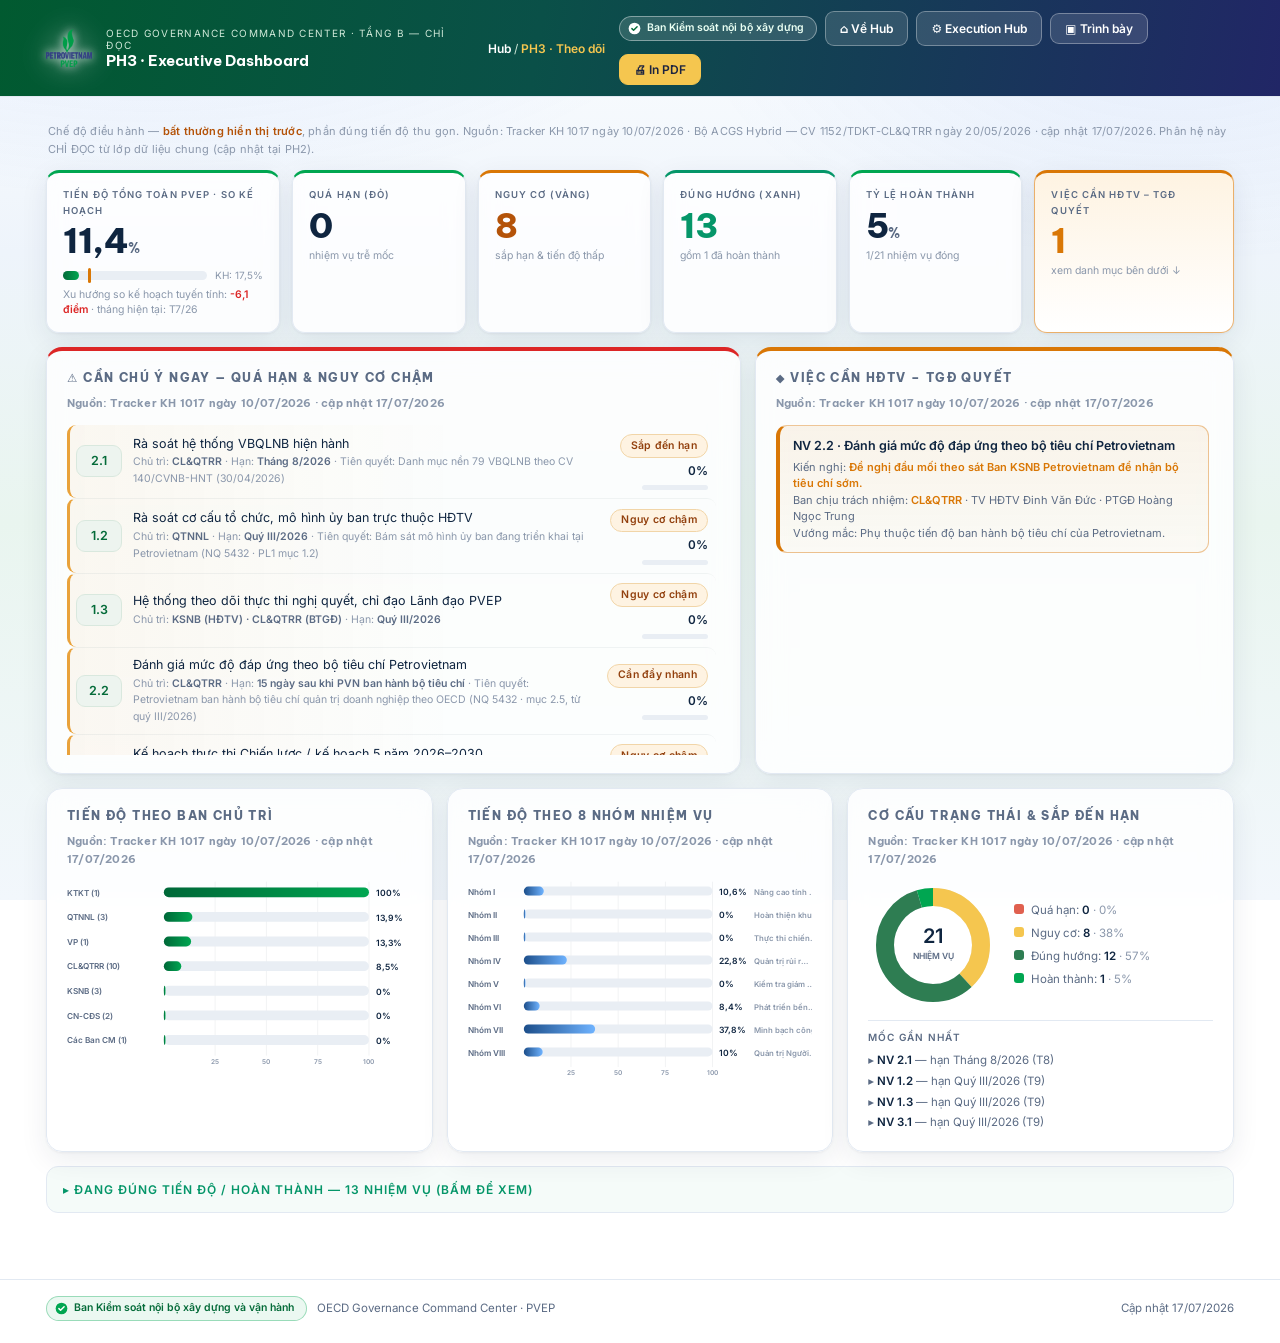
<file: ph3-dashboard.html>
<!DOCTYPE html>
<html lang="vi">
<head>
<meta charset="UTF-8">
<meta name="viewport" content="width=device-width, initial-scale=1, viewport-fit=cover">
<title>PH3 · Executive Dashboard — OECD PVEP</title>
<meta name="theme-color" content="#081120">
<link rel="icon" href="assets/pvep-logo.png">
<link rel="stylesheet" href="command.css">
<style>
.wrap{padding-top:16px;padding-bottom:40px}
/* ---------- money row ---------- */
.money{display:grid;grid-template-columns:1.35fr repeat(4,1fr) 1.15fr;gap:12px;margin-bottom:14px}
@media(max-width:1150px){.money{grid-template-columns:repeat(3,1fr)}}
@media(max-width:640px){.money{grid-template-columns:repeat(2,1fr)}}
.mtile{background:var(--surface);backdrop-filter:blur(10px);border:1px solid var(--dline);border-top:3px solid var(--pvep);border-radius:13px;padding:14px 16px;position:relative;box-shadow:var(--shadow-card);transition:transform .18s,box-shadow .18s}
.mtile:hover{transform:translateY(-3px);box-shadow:var(--shadow-hover)}
.mtile .l{font-size:9.5px;font-weight:800;letter-spacing:1.1px;text-transform:uppercase;color:var(--dmute)}
.mtile .v{font-family:var(--ff-head);font-size:34px;font-weight:800;color:var(--ink);line-height:1.1;font-variant-numeric:tabular-nums;margin-top:4px;letter-spacing:-.5px}
.mtile .v small{font-size:14px;color:var(--dmute);font-weight:700}
.mtile .d{font-size:10.5px;color:var(--dfaint);margin-top:4px;line-height:1.45}
.mtile.hot{border-color:rgba(220,38,38,.5);border-top-color:var(--red);background:linear-gradient(180deg,#FDECEA,#fff)}
.mtile.hot .v{color:var(--red)}
.mtile.warn{border-top-color:#D97706}
.mtile.warn .v{color:#B45309}
.mtile.good{border-top-color:var(--ok)}
.mtile.good .v{color:var(--ok)}
.mtile.gold{border-color:rgba(217,119,6,.55);border-top-color:var(--amber);background:linear-gradient(180deg,#FEF3E2,#fff)}
.mtile.gold .v{color:var(--amber)}
.mtile .plan{display:flex;align-items:center;gap:8px;margin-top:8px}
.mtile .plan .bar{flex:1;height:9px;background:#E9EEF4;border-radius:5px;position:relative;overflow:visible}
.mtile .plan .bar i{position:absolute;left:0;top:0;bottom:0;border-radius:5px;background:linear-gradient(90deg,var(--green),var(--green2))}
.mtile .plan .bar b{position:absolute;top:-3px;bottom:-3px;width:2.5px;background:var(--amber);border-radius:2px}
.mtile .plan span{font-size:10px;color:var(--dfaint);white-space:nowrap}
/* ---------- lưới chính ---------- */
.grid2{display:grid;grid-template-columns:1.45fr 1fr;gap:14px;margin-bottom:14px}
.grid3{display:grid;grid-template-columns:1fr 1fr 1fr;gap:14px;margin-bottom:14px}
@media(max-width:1150px){.grid2,.grid3{grid-template-columns:1fr}}
.lista{max-height:330px;overflow:auto;padding-right:4px}
.panel.acc-red{border-top:4px solid var(--red)}
.panel.acc-gold{border-top:4px solid var(--amber)}
.exc{display:grid;grid-template-columns:46px 1fr auto;gap:11px;align-items:center;border-top:1px solid rgba(15,37,64,.05);border-left:3px solid transparent;border-radius:9px;padding:8px 8px 8px 6px;transition:background .15s}
.exc:first-child{border-top:none}
.exc:hover{background:rgba(15,37,64,.035)}
.exc.red{border-left-color:var(--red);background:linear-gradient(90deg,rgba(220,38,38,.055),transparent 60%)}
.exc.amber{border-left-color:#E9A23B;background:linear-gradient(90deg,rgba(217,119,6,.05),transparent 60%)}
.exc .no{font-size:12.5px;font-weight:800;color:var(--pvep-deep);text-align:center;background:#EDF4EF;border:1px solid #D9E8DE;border-radius:9px;padding:5px 0}
.exc .bar{width:66px;height:5px;background:#E9EEF4;border-radius:3px;margin:5px 0 0 auto;overflow:hidden}
.exc .bar i{display:block;height:100%;border-radius:3px;background:linear-gradient(90deg,var(--green),var(--green2))}
.exc.red .bar i{background:var(--red)} .exc.amber .bar i{background:#E9A23B}
.exc .tt{font-size:12.5px;color:var(--dink);line-height:1.4}
.exc .mm{font-size:10.5px;color:var(--dfaint);margin-top:2px}
.exc .mm b{color:var(--dmute)}
.exc .right{text-align:right}
.exc .pv{font-size:12px;font-weight:800;color:var(--ink);margin-top:3px}
.decide{border:1px solid rgba(217,119,6,.4);border-left:4px solid var(--amber);background:linear-gradient(180deg,rgba(217,119,6,.08),rgba(217,119,6,.03));border-radius:11px;padding:11px 13px;margin-bottom:9px;transition:box-shadow .18s,transform .18s}
.decide:hover{box-shadow:var(--shadow-card);transform:translateY(-1px)}
.decide .dt{font-size:12.5px;font-weight:700;color:var(--ink);line-height:1.45}
.decide .dm{font-size:11px;color:var(--dmute);margin-top:4px;line-height:1.5}
.decide .dm b{color:var(--amber)}
/* SVG chart chung */
.chart svg{width:100%;display:block}
.gridln{stroke:rgba(15,37,64,.07);stroke-width:1}
.gridtx{font-size:8px;fill:var(--dfaint);font-weight:700}
.axis{font-size:9.5px;fill:var(--dfaint);font-weight:700}
.blabel{font-size:10.5px;fill:var(--ink);font-weight:800}
.bban{font-size:10px;fill:var(--dmute);font-weight:700}
/* donut nhỏ */
.donutbox{display:flex;align-items:center;gap:16px}
.dleg{font-size:11.5px;color:var(--dmute);line-height:2}
.dleg i{display:inline-block;width:10px;height:10px;border-radius:3px;margin-right:7px}
.dleg b{color:var(--ink)}
/* thu gọn nhóm ổn */
details.okz{border:1px solid var(--dline);border-radius:12px;background:rgba(5,150,105,.04);padding:0 16px}
details.okz summary{cursor:pointer;padding:13px 0;font-size:12px;font-weight:800;letter-spacing:1px;text-transform:uppercase;color:var(--ok);list-style:none}
details.okz summary::before{content:"▸ ";}
details.okz[open] summary::before{content:"▾ "}
details.okz .exc .tt{color:var(--dmute)}
body.present{font-size:17px;--zoom:1}
body.present .mtile .v{font-size:44px}
body.present .exc .tt{font-size:14.5px}
@media print{.lista{max-height:none;overflow:visible}}
</style>
</head>
<body class="theme-ph3">

<div class="cbar">
  <a class="logolink" href="index.html" title="Về Hub"><img class="logo" src="assets/pvep-logo.png" alt="PVEP"></a>
  <div class="who"><small>OECD Governance Command Center · Tầng B — chỉ đọc</small><b>PH3 · Executive Dashboard</b></div>
  <span class="crumb"><a href="index.html">Hub</a> / <b>PH3 · Theo dõi</b></span>
  <div class="sp">
    <span data-ksnb-badge></span>
    <a class="cbtn noprint" href="index.html">⌂ Về Hub</a>
    <a class="cbtn noprint" href="ph2-execution.html">⚙ Execution Hub</a>
    <button class="cbtn noprint" id="btn-present">▣ Trình bày</button>
    <button class="cbtn gold noprint" onclick="print()">🖨 In PDF</button>
  </div>
</div>

<div class="wrap">
  <p class="src" style="margin:10px 2px 12px">Chế độ điều hành — <b style="color:#B45309">bất thường hiển thị trước</b>, phần đúng tiến độ thu gọn. Nguồn: <span id="srcline"></span>. Phân hệ này CHỈ ĐỌC từ lớp dữ liệu chung (cập nhật tại PH2).</p>

  <!-- ===== HÀNG ĐẦU (money row) ===== -->
  <div class="money" id="money"></div>

  <!-- ===== EXCEPTION FIRST ===== -->
  <div class="grid2">
    <div class="panel acc-red">
      <h3>⚠ Cần chú ý ngay — quá hạn & nguy cơ chậm <span class="src" id="src1"></span></h3>
      <div class="lista" id="exclist"></div>
    </div>
    <div class="panel acc-gold">
      <h3>◆ Việc cần HĐTV – TGĐ quyết <span class="src" id="src2"></span></h3>
      <div class="lista" id="decidelist"></div>
    </div>
  </div>

  <!-- ===== BIỂU ĐỒ ===== -->
  <div class="grid3">
    <div class="panel chart">
      <h3>Tiến độ theo Ban chủ trì <span class="src" id="src3"></span></h3>
      <svg id="banchart"></svg>
    </div>
    <div class="panel chart">
      <h3>Tiến độ theo 8 nhóm nhiệm vụ <span class="src" id="src4"></span></h3>
      <svg id="grpchart"></svg>
    </div>
    <div class="panel">
      <h3>Cơ cấu trạng thái & sắp đến hạn <span class="src" id="src5"></span></h3>
      <div class="donutbox">
        <svg id="donut" width="130" height="130" viewBox="0 0 130 130"></svg>
        <div class="dleg" id="dleg"></div>
      </div>
      <div style="border-top:1px solid var(--dline);margin-top:10px;padding-top:8px">
        <div style="font-size:10px;font-weight:800;letter-spacing:1px;text-transform:uppercase;color:var(--dmute);margin-bottom:5px">Mốc gần nhất</div>
        <div id="duelist" style="font-size:11.5px;color:var(--dmute);line-height:1.8"></div>
      </div>
    </div>
  </div>

  <!-- ===== ĐANG ỔN (thu gọn) ===== -->
  <details class="okz">
    <summary id="oksum"></summary>
    <div class="lista" id="oklist" style="max-height:none;padding-bottom:10px"></div>
  </details>
</div>

<script src="data.js"></script>
<script src="shell.js?v=zoom3"></script>
<script>
"use strict";
const D = window.OECD;
const $ = s => document.querySelector(s);
const esc = s => String(s).replace(/[&<>"]/g, c => ({'&':'&amp;','<':'&lt;','>':'&gt;','"':'&quot;'}[c]));
const vn = n => String(n).replace(".", ",");
const st = D.stats();
const SRC = "Nguồn: " + D.META.tracker + " · cập nhật " + D.META.updated;
$("#srcline").textContent = D.META.tracker + " · " + D.META.acgs + " · cập nhật " + D.META.updated;
["src1","src2","src3","src4","src5"].forEach(id => $("#"+id).textContent = SRC);

/* ===== tiến độ KẾ HOẠCH tuyến tính để so sánh (elapsed/duration từng NV) ===== */
function plannedPct(t){
  if(D.NOW_IDX < t.s) return 0;
  const dur = t.e - t.s + 1;
  return Math.min(100, Math.round(((D.NOW_IDX - t.s + 1) / dur) * 100));
}
const planAvg = Math.round(D.TASKS.reduce((a,t)=>a+plannedPct(t),0) / D.TASKS.length * 10)/10;
const delta = Math.round((st.avg - planAvg)*10)/10;

/* ===== money row ===== */
$("#money").innerHTML = `
  <div class="mtile">
    <div class="l">Tiến độ tổng toàn PVEP · so kế hoạch</div>
    <div class="v">${vn(st.avg)}<small>%</small></div>
    <div class="plan"><div class="bar"><i style="width:${st.avg}%"></i><b style="left:${planAvg}%" title="Kế hoạch tuyến tính"></b></div><span>KH: ${vn(planAvg)}%</span></div>
    <div class="d">Xu hướng so kế hoạch tuyến tính: <b style="color:${delta<0?'var(--red)':'var(--ok)'}">${delta>=0?"+":""}${vn(delta)} điểm</b> · tháng hiện tại: ${D.GMONTHS[D.NOW_IDX-1]}</div>
  </div>
  <div class="mtile ${st.red?'hot':''}"><div class="l">Quá hạn (Đỏ)</div><div class="v">${st.red}</div><div class="d">nhiệm vụ trễ mốc</div></div>
  <div class="mtile warn"><div class="l">Nguy cơ (Vàng)</div><div class="v">${st.amber}</div><div class="d">sắp hạn & tiến độ thấp</div></div>
  <div class="mtile good"><div class="l">Đúng hướng (Xanh)</div><div class="v">${st.green + st.done}</div><div class="d">gồm ${st.done} đã hoàn thành</div></div>
  <div class="mtile"><div class="l">Tỷ lệ hoàn thành</div><div class="v">${Math.round(st.done/st.total*100)}<small>%</small></div><div class="d">${st.done}/${st.total} nhiệm vụ đóng</div></div>
  <div class="mtile gold"><div class="l">Việc cần HĐTV – TGĐ quyết</div><div class="v">${st.decide}</div><div class="d">xem danh mục bên dưới ↓</div></div>`;

/* ===== exception list (đỏ trước, vàng sau — sắp theo hạn gần) ===== */
const excs = D.TASKS.map(t=>({t, s:D.taskStatus(t)}))
  .filter(x=>x.s.cls==="red"||x.s.cls==="amber")
  .sort((a,b)=>(a.s.cls==="red"?0:1)-(b.s.cls==="red"?0:1) || a.t.e-b.t.e);
$("#exclist").innerHTML = excs.length ? excs.map(({t,s})=>`
  <div class="exc ${s.cls}"><div class="no">${t.id}</div>
    <div><div class="tt">${esc(t.t)}</div>
      <div class="mm">Chủ trì: <b>${esc(t.own)}</b> · Hạn: <b>${esc(t.dl)}</b>${t.prereq?` · Tiên quyết: ${esc(t.prereq)}`:""}</div></div>
    <div class="right"><span class="st ${s.cls}">${s.label}</span><div class="pv">${vn(t.p)}%</div>
      <div class="bar"><i style="width:${Math.min(100,t.p)}%"></i></div></div>
  </div>`).join("") : '<div class="exc"><div class="tt">Không có nhiệm vụ bất thường.</div></div>';

/* ===== việc cần quyết ===== */
const dec = D.TASKS.filter(t=>(t.requests||"").trim());
$("#decidelist").innerHTML = dec.length ? dec.map(t=>`
  <div class="decide"><div class="dt">NV ${t.id} · ${esc(t.t)}</div>
    <div class="dm">Kiến nghị: <b>${esc(t.requests)}</b><br>Ban chịu trách nhiệm: <b>${esc(t.own)}</b> · ${esc(t.lead)}${t.issues?`<br>Vướng mắc: ${esc(t.issues)}`:""}</div>
  </div>`).join("") : '<div class="decide"><div class="dt">Chưa có kiến nghị nào chờ Lãnh đạo quyết.</div></div>';

/* ===== biểu đồ theo Ban (SVG thuần) ===== */
function primaryBan(own){
  const b = own.split("·")[0].split("(")[0].trim();
  return b.length > 14 ? "Các Ban CM" : b;
}
const byBan = {};
D.TASKS.forEach(t=>{ const b = primaryBan(t.own); (byBan[b]=byBan[b]||[]).push(t); });
(function(){
  const entries = Object.entries(byBan).map(([b,ts])=>({b, n:ts.length, avg:Math.round(ts.reduce((a,t)=>a+t.p,0)/ts.length*10)/10}))
    .sort((a,b)=>b.avg-a.avg);
  const rowH = 30, W = 420, H = entries.length*rowH + 18;
  let out = "";
  [25,50,75,100].forEach(f=>{
    const gx = 118 + (W-170)*f/100;
    out += `<line class="gridln" x1="${gx}" y1="2" x2="${gx}" y2="${H-14}"/><text class="gridtx" x="${gx}" y="${H-4}" text-anchor="middle">${f}</text>`;
  });
  entries.forEach((e,i)=>{
    const y = i*rowH + 6, bw = (W-170) * e.avg/100;
    out += `<text class="bban" x="0" y="${y+13}">${esc(e.b)} (${e.n})</text>
      <rect x="118" y="${y+3}" width="${W-170}" height="12" rx="6" fill="#E9EEF4"/>
      <rect x="118" y="${y+3}" width="${Math.max(bw,2)}" height="12" rx="6" fill="url(#bg1)"/>
      <text class="blabel" x="${W-44}" y="${y+14}">${vn(e.avg)}%</text>`;
  });
  $("#banchart").setAttribute("viewBox",`0 0 ${W} ${H}`);
  $("#banchart").innerHTML = `<defs><linearGradient id="bg1" x1="0" y1="0" x2="1" y2="0"><stop offset="0" stop-color="#006838"/><stop offset="1" stop-color="#00a651"/></linearGradient></defs>` + out;
})();

/* ===== biểu đồ theo 8 nhóm ===== */
(function(){
  const gs = Object.keys(D.GROUPS).map(g=>{
    const ts = D.TASKS.filter(t=>t.g===g);
    return {g, avg: Math.round(ts.reduce((a,t)=>a+t.p,0)/ts.length*10)/10};
  });
  const rowH = 28, W = 420, H = gs.length*rowH + 18;
  let out = "";
  [25,50,75,100].forEach(f=>{
    const gx = 68 + (W-190)*f/100;
    out += `<line class="gridln" x1="${gx}" y1="2" x2="${gx}" y2="${H-14}"/><text class="gridtx" x="${gx}" y="${H-4}" text-anchor="middle">${f}</text>`;
  });
  gs.forEach((e,i)=>{
    const y = i*rowH + 5, bw = (W-190) * e.avg/100;
    out += `<text class="bban" x="0" y="${y+13}">Nhóm ${e.g}</text>
      <rect x="68" y="${y+3}" width="${W-190}" height="11" rx="5.5" fill="#E9EEF4"/>
      <rect x="68" y="${y+3}" width="${Math.max(bw,2)}" height="11" rx="5.5" fill="url(#bg2)"/>
      <text class="blabel" x="${W-114}" y="${y+13}">${vn(e.avg)}%</text>
      <text class="axis" x="${W-72}" y="${y+13}">${esc(D.GROUPS[e.g]).slice(0,14)}…</text>`;
  });
  $("#grpchart").setAttribute("viewBox",`0 0 ${W} ${H}`);
  $("#grpchart").innerHTML = `<defs><linearGradient id="bg2" x1="0" y1="0" x2="1" y2="0"><stop offset="0" stop-color="#1c4e8a"/><stop offset="1" stop-color="#6fb3ff"/></linearGradient></defs>` + out;
})();

/* ===== donut trạng thái ===== */
(function(){
  const parts = [
    {k:"Quá hạn", v:st.red, c:"#e0604f"},
    {k:"Nguy cơ", v:st.amber, c:"#F5C64F"},
    {k:"Đúng hướng", v:st.green, c:"#2e7d52"},
    {k:"Hoàn thành", v:st.done, c:"#00a651"},
  ];
  const R=48, C=2*Math.PI*R;
  let off=0, out=`<circle cx="65" cy="65" r="${R}" fill="none" stroke="#EDF2F7" stroke-width="18"/>`;
  parts.forEach(p=>{
    if(!p.v) return;
    const frac = p.v/st.total;
    out += `<circle cx="65" cy="65" r="${R}" fill="none" stroke="${p.c}" stroke-width="18"
      stroke-dasharray="${frac*C} ${C}" stroke-dashoffset="${-off*C}" transform="rotate(-90 65 65)"/>`;
    off += frac;
  });
  out += `<text x="65" y="63" text-anchor="middle" fill="var(--ink)" font-size="20" font-weight="800">${st.total}</text>
          <text x="65" y="79" text-anchor="middle" fill="var(--muted)" font-size="8.5" font-weight="700">NHIỆM VỤ</text>`;
  $("#donut").innerHTML = out;
  $("#dleg").innerHTML = parts.map(p=>`<div><i style="background:${p.c}"></i>${p.k}: <b>${p.v}</b> <span style="color:var(--dfaint)">· ${Math.round(p.v/st.total*100)}%</span></div>`).join("");
})();

/* ===== mốc gần nhất ===== */
const due = D.TASKS.filter(t=>t.p<100 && !t.cont).sort((a,b)=>a.e-b.e).slice(0,4);
$("#duelist").innerHTML = due.map(t=>`▸ <b style="color:var(--ink)">NV ${t.id}</b> — hạn ${esc(t.dl)} (${D.GMONTHS[t.e-1]})`).join("<br>");

/* ===== nhóm đang ổn (thu gọn) ===== */
const oks = D.TASKS.map(t=>({t, s:D.taskStatus(t)})).filter(x=>x.s.cls==="green"||x.s.cls==="done");
$("#oksum").textContent = `Đang đúng tiến độ / hoàn thành — ${oks.length} nhiệm vụ (bấm để xem)`;
$("#oklist").innerHTML = oks.map(({t,s})=>`
  <div class="exc"><div class="no">${t.id}</div>
    <div><div class="tt">${esc(t.t)}</div><div class="mm">Chủ trì: <b>${esc(t.own)}</b> · Hạn: <b>${esc(t.dl)}</b></div></div>
    <div class="right"><span class="st ${s.cls}">${s.label}</span><div class="pv">${vn(t.p)}%</div></div>
  </div>`).join("");

/* ===== trình bày ===== */
$("#btn-present").addEventListener("click", ()=>{
  document.body.classList.toggle("present");
  $("#btn-present").textContent = document.body.classList.contains("present") ? "▣ Thu nhỏ" : "▣ Trình bày";
});
</script>
</body>
</html>
</file>
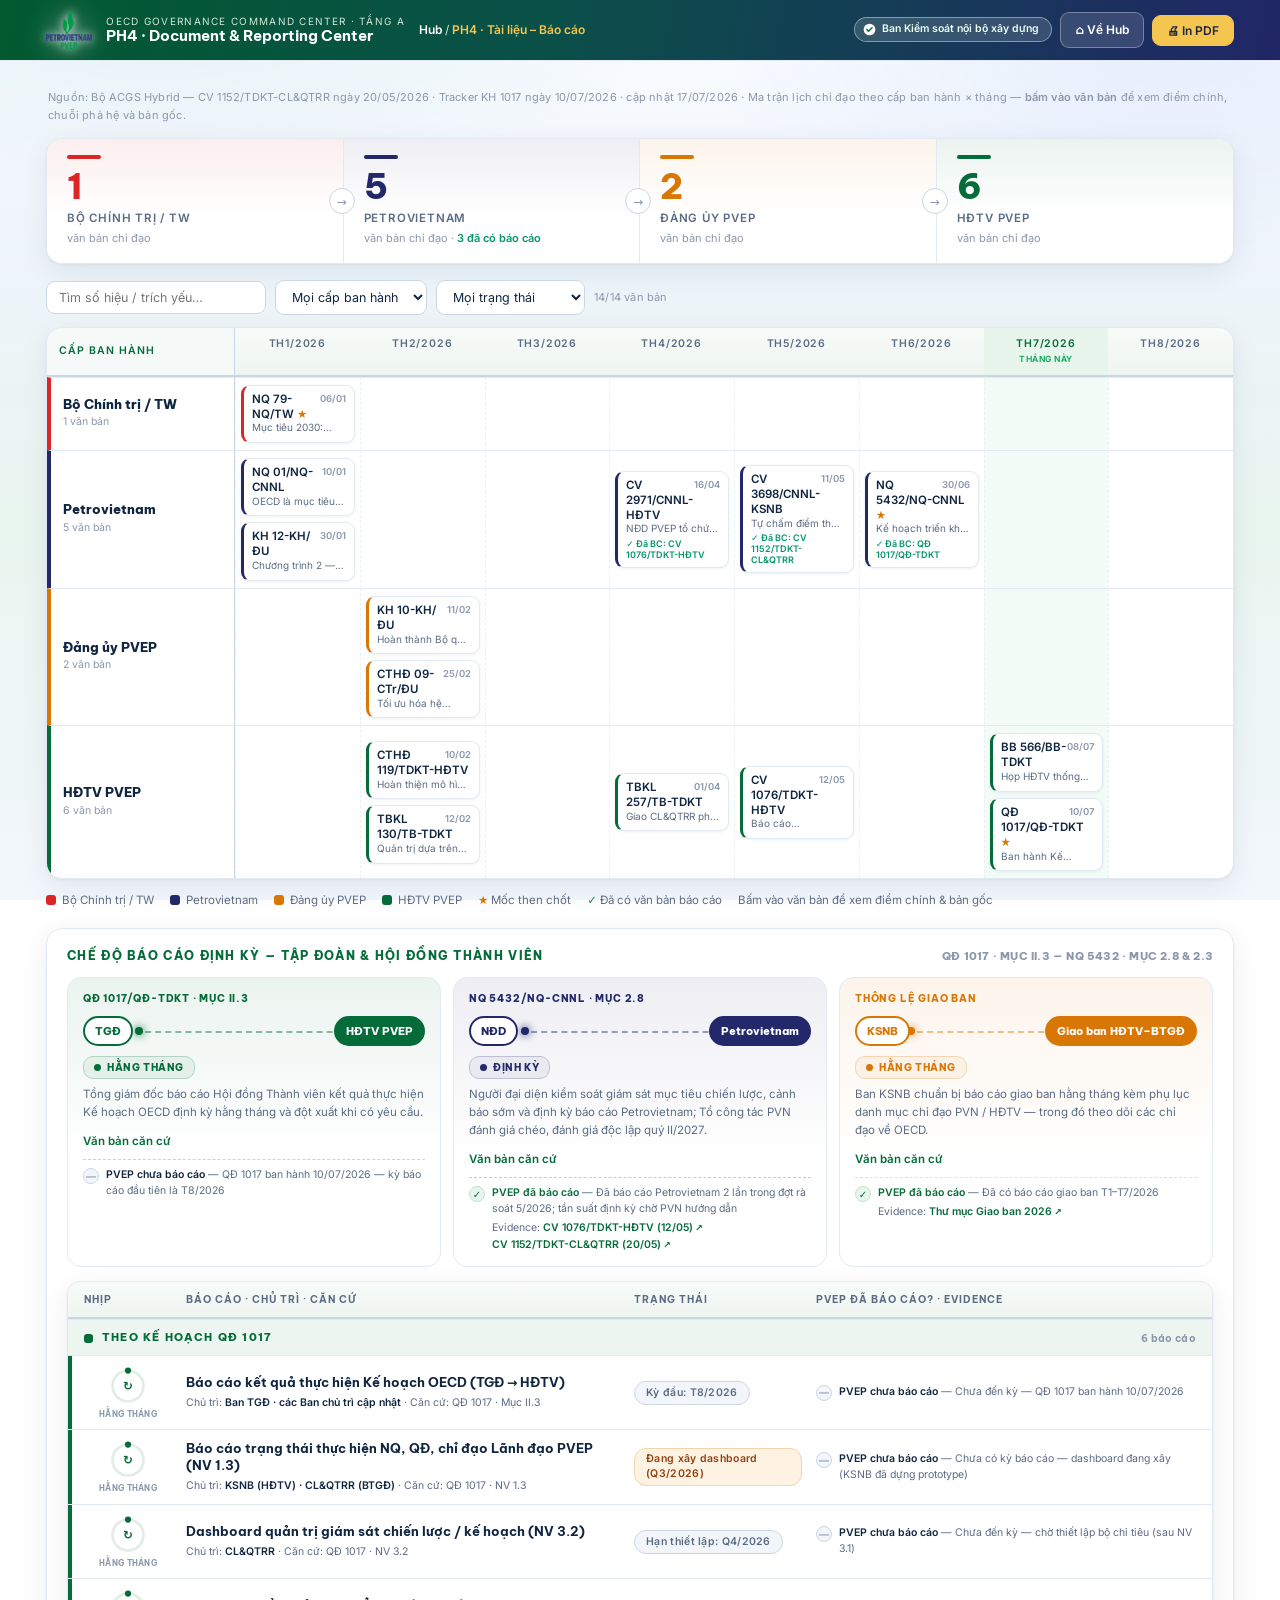
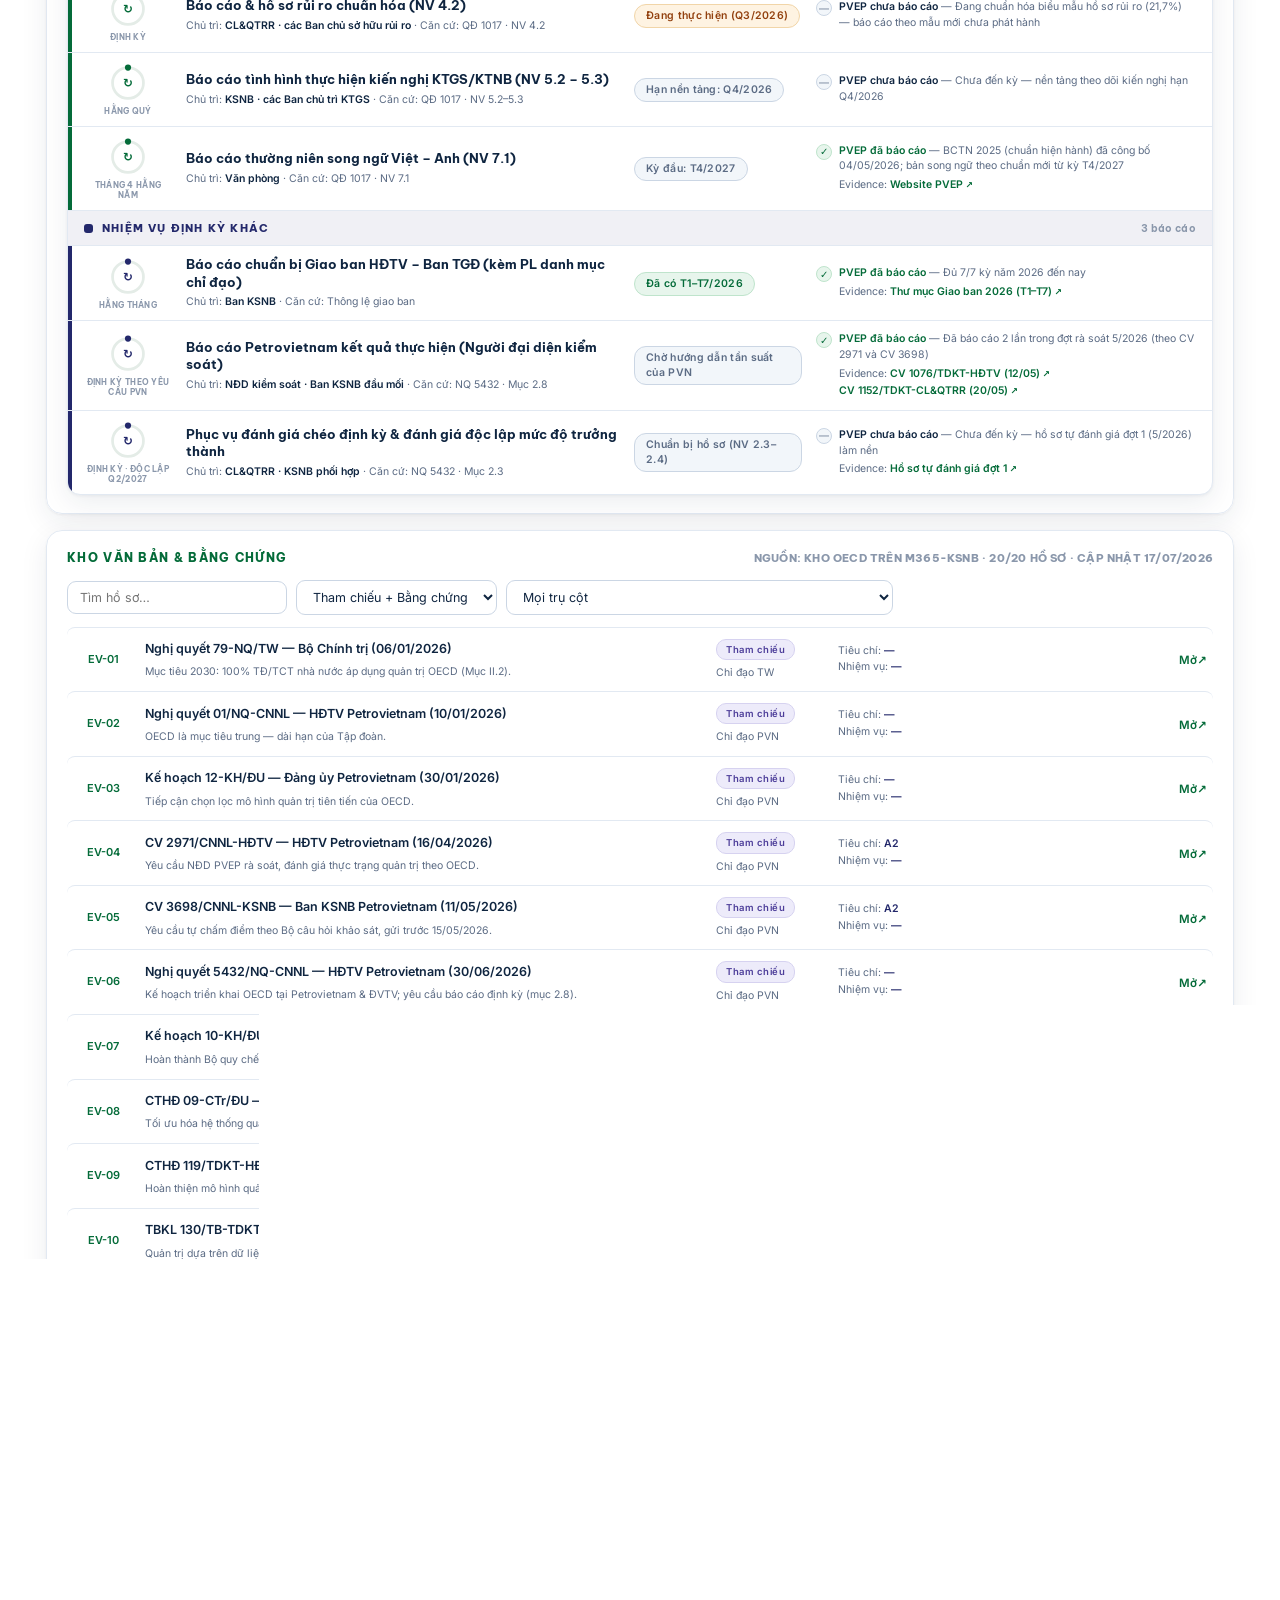
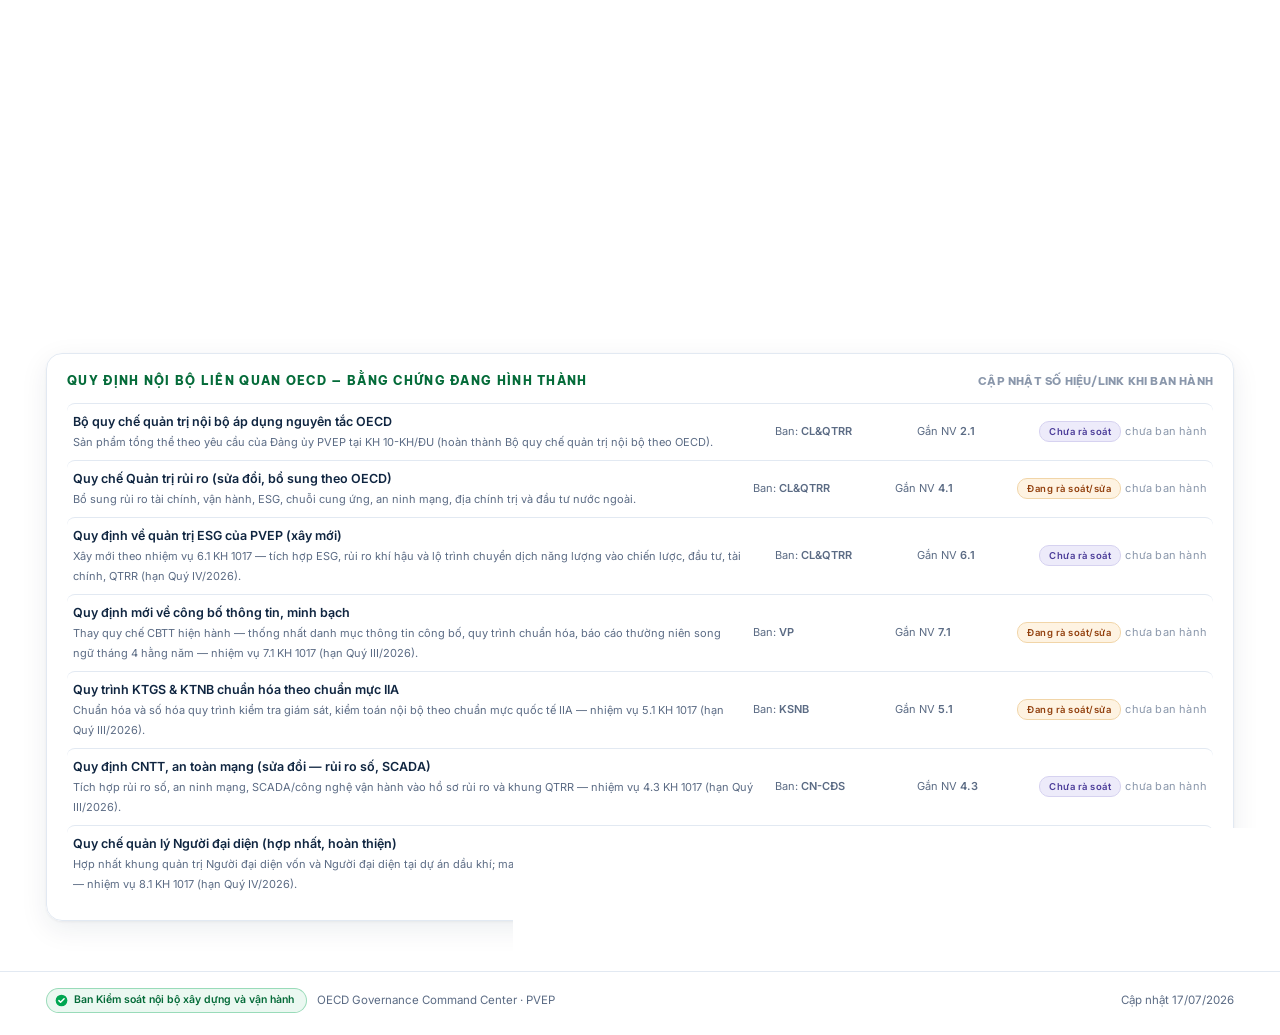
<file: ph4-evidence.html>
<!DOCTYPE html>
<html lang="vi">
<head>
<meta charset="UTF-8">
<meta name="viewport" content="width=device-width, initial-scale=1, viewport-fit=cover">
<title>PH4 · Document & Reporting Center — OECD PVEP</title>
<meta name="theme-color" content="#0D9488">
<link rel="icon" href="assets/pvep-logo.png">
<link rel="stylesheet" href="command.css">
<style>
.wrap{padding-top:18px;padding-bottom:8px}
/* ---------- 4.1 dải tổng quan dòng chảy ---------- */
.flowband{display:grid;grid-template-columns:repeat(4,1fr);gap:0;border:1px solid var(--line);border-radius:var(--radius);overflow:hidden;background:var(--surface-solid);box-shadow:var(--shadow-card);margin-bottom:16px}
.fnode{padding:16px 20px;position:relative;border-right:1px solid var(--line);background:linear-gradient(180deg,color-mix(in srgb,var(--lc,#0D9488) 8%,#fff),#fff 62%);transition:background .2s}
.fnode:hover{background:linear-gradient(180deg,color-mix(in srgb,var(--lc,#0D9488) 14%,#fff),#fff 75%)}
.fnode:last-child{border-right:none}
.fnode::after{content:"→";position:absolute;right:-12px;top:50%;transform:translateY(-50%);z-index:2;background:#fff;border:1px solid var(--line-strong);border-radius:50%;width:24px;height:24px;font-size:12px;display:flex;align-items:center;justify-content:center;color:var(--faint)}
.fnode:last-child::after{display:none}
.fnode i.bar{display:block;width:34px;height:4px;border-radius:2px;margin-bottom:10px}
.fnode .cnt{font-family:var(--ff-head);font-size:35px;font-weight:800;line-height:1;letter-spacing:-.5px;font-variant-numeric:tabular-nums}
.fnode .lb{font-size:11.5px;font-weight:700;text-transform:uppercase;letter-spacing:.8px;margin-top:5px;color:var(--muted)}
.fnode .sb{font-size:11px;color:var(--faint);margin-top:2px}
.fnode .sb b{color:var(--ok)}
@media(max-width:900px){.flowband{grid-template-columns:repeat(2,1fr)}.fnode:nth-child(2)::after{display:none}.fnode:nth-child(-n+2){border-bottom:1px solid var(--line)}}
/* ---------- thanh lọc ---------- */
.mxtools{display:flex;gap:9px;flex-wrap:wrap;align-items:center;margin-bottom:12px}
.mxtools input,.mxtools select{font-family:inherit;font-size:12.5px;padding:8px 12px;border-radius:9px;border:1px solid var(--line-strong);background:#fff;color:var(--ink);max-width:100%}
.mxtools input[type=search]{min-width:220px}
/* ---------- 4.2 ma trận ---------- */
.mxscroll{overflow:auto;border:1px solid var(--line);border-radius:var(--radius);background:var(--surface-solid);box-shadow:var(--shadow-card);max-height:70vh}
.mxg{display:grid;min-width:1020px}
.mxg .hcell{position:sticky;top:0;z-index:3;background:linear-gradient(180deg,#F8FBF9,#EEF5F0);border-bottom:2px solid var(--line-strong);padding:8px 6px;text-align:center;font-size:10.5px;font-weight:800;letter-spacing:.8px;text-transform:uppercase;color:var(--muted)}
.mxg .hcell.now{background:#E7F5EC;color:var(--pvep-deep)}
.mxg .hcell.now small{display:block;font-size:8.5px;letter-spacing:.5px;color:var(--pvep)}
.mxg .hcorner{position:sticky;left:0;top:0;z-index:5;background:#F5F9F7;border-bottom:2px solid var(--line-strong);border-right:1px solid var(--line-strong);padding:8px 12px;font-size:10.5px;font-weight:800;letter-spacing:1px;text-transform:uppercase;color:var(--pvep-deep);display:flex;align-items:center}
.mxg .lcell{position:sticky;left:0;z-index:2;background:#fff;border-right:1px solid var(--line-strong);border-top:1px solid var(--line);padding:10px 12px;display:flex;flex-direction:column;justify-content:center;gap:2px;border-left:4px solid var(--lc)}
.mxg .lcell .nm{font-family:var(--ff-head);font-size:12.5px;font-weight:800;color:var(--ink);line-height:1.25}
.mxg .lcell .ct{font-size:10.5px;color:var(--faint)}
.mxg .cell{border-top:1px solid var(--line);border-left:1px dashed #EAF0F6;padding:7px 5px;display:flex;flex-direction:column;gap:6px;justify-content:center;min-height:58px}
.mxg .cell.now{background:rgba(0,166,81,.05)}
/* chip văn bản */
.mchip{font-family:inherit;cursor:pointer;text-align:left;background:#fff;border:1px solid var(--line);border-left:3px solid var(--lc);border-radius:9px;padding:6px 8px 7px;box-shadow:0 1px 3px rgba(15,37,64,.07);transition:transform .15s,box-shadow .15s,opacity .25s;width:100%}
.mchip:hover{transform:translateY(-2px);box-shadow:var(--shadow-hover)}
.mchip.dim{opacity:.18;pointer-events:none}
.mchip .dd{font-size:9.5px;color:var(--faint);font-weight:700;float:right;margin-top:1px}
.mchip .rr{font-size:11.5px;font-weight:800;color:var(--ink);line-height:1.3;display:block}
.mchip .rr .star{color:var(--amber)}
.mchip .tt{font-size:10px;color:var(--muted);line-height:1.35;display:-webkit-box;-webkit-line-clamp:1;-webkit-box-orient:vertical;overflow:hidden}
.mchip .rp{display:block;font-size:9px;font-weight:800;color:var(--ok);margin-top:2px}
/* chú giải */
.mxlegend{display:flex;gap:16px;flex-wrap:wrap;align-items:center;margin-top:12px;font-size:11.5px;color:var(--muted)}
.mxlegend i{display:inline-block;width:10px;height:10px;border-radius:3px;margin-right:6px;vertical-align:-1px}
/* ---------- drawer phả hệ ---------- */
.gen{border:1px solid var(--line);border-radius:11px;padding:10px 13px;margin-bottom:8px;background:#FBFDFC}
.gen .gh{font-size:9.5px;font-weight:800;letter-spacing:1px;text-transform:uppercase;color:var(--faint);margin-bottom:5px}
.genlink{display:block;width:100%;text-align:left;font-family:inherit;font-size:12px;font-weight:700;color:var(--ink);background:#fff;border:1px solid var(--line);border-left:3px solid var(--lc,#ccc);border-radius:8px;padding:7px 10px;margin-bottom:5px;cursor:pointer;line-height:1.35}
.genlink:hover{border-color:var(--pvep)}
.genlink small{display:block;font-weight:500;color:var(--muted);font-size:10.5px}
.dmeta{display:flex;gap:7px;flex-wrap:wrap;margin:8px 0}
.dmeta .tag{font-size:10px;font-weight:700;background:#F2F6FA;border:1px solid var(--line);border-radius:8px;padding:2px 9px;color:var(--muted)}
.dmeta .tag.ok{background:#E7F5EC;border-color:#BFE4CC;color:var(--pvep-deep)}
.dmeta .tag.warn{background:#FEF3E2;border-color:#F1D5A8;color:#92400E}
/* ---------- chế độ báo cáo định kỳ (motion infographic) ---------- */
.repflow{display:grid;grid-template-columns:repeat(3,1fr);gap:12px;margin-bottom:14px}
@media(max-width:980px){.repflow{grid-template-columns:1fr}}
.rf{position:relative;border:1px solid var(--line);border-radius:14px;background:linear-gradient(180deg,color-mix(in srgb,var(--rc) 8%,#fff),#fff 62%);padding:13px 15px 12px;overflow:hidden}
.rf .rfr{font-family:var(--ff-head);font-size:9.5px;font-weight:800;letter-spacing:.8px;text-transform:uppercase;color:var(--rc)}
.rf .lane{position:relative;display:flex;align-items:center;justify-content:space-between;margin:10px 0 9px;gap:8px}
.rf .lane::before{content:"";position:absolute;left:52px;right:52px;top:50%;height:0;border-top:2px dashed color-mix(in srgb,var(--rc) 45%,transparent)}
.rf .nodep{z-index:1;flex:none;min-width:44px;height:30px;padding:0 10px;border-radius:15px;background:#fff;border:2px solid var(--rc);color:var(--rc);display:inline-flex;align-items:center;justify-content:center;font-family:var(--ff-head);font-size:10.5px;font-weight:800;white-space:nowrap}
.rf .nodep.to{background:var(--rc);color:#fff}
.rf .dot{position:absolute;top:50%;left:52px;width:8px;height:8px;margin-top:-4px;border-radius:50%;background:var(--rc);box-shadow:0 0 8px var(--rc);animation:repdot 3.4s linear infinite}
@keyframes repdot{0%{left:52px;opacity:0}14%{opacity:1}86%{opacity:1}100%{left:calc(100% - 58px);opacity:0}}
.rf .cadp{display:inline-flex;align-items:center;gap:6px;font-family:var(--ff-head);font-size:10px;font-weight:800;letter-spacing:.6px;text-transform:uppercase;color:var(--rc);background:color-mix(in srgb,var(--rc) 10%,#fff);border:1px solid color-mix(in srgb,var(--rc) 30%,#fff);border-radius:10px;padding:2.5px 10px;margin-bottom:7px}
.rf .cadp i{width:7px;height:7px;border-radius:50%;background:var(--rc);animation:cadpulse 2.2s ease-out infinite}
@keyframes cadpulse{0%{box-shadow:0 0 0 0 color-mix(in srgb,var(--rc) 45%,transparent)}100%{box-shadow:0 0 0 9px transparent}}
.rf .rft{font-size:11.5px;color:var(--muted);line-height:1.55;margin-bottom:7px}
.rf a.open{font-size:11.5px;font-weight:700}
/* danh sách báo cáo dạng bảng — 4 cột: nhịp / báo cáo / trạng thái / PVEP đã BC */
.replist{border:1px solid var(--line);border-radius:13px;background:#fff;overflow:hidden;box-shadow:var(--shadow-card)}
.rlhead,.rlrow{display:grid;grid-template-columns:88px 1.6fr 168px 1.4fr;gap:14px;align-items:center;padding:10px 16px}
.rlhead{background:linear-gradient(180deg,#F8FBF9,#EFF5F1);border-bottom:2px solid var(--line-strong);font-family:var(--ff-head);font-size:9.5px;font-weight:700;letter-spacing:1px;text-transform:uppercase;color:var(--muted)}
.rlgroup{display:flex;align-items:center;gap:9px;padding:9px 16px 8px;background:color-mix(in srgb,var(--gc) 7%,#fff);border-top:1px solid var(--line);font-family:var(--ff-head);font-size:11px;font-weight:800;letter-spacing:1.2px;text-transform:uppercase;color:var(--gc)}
.rlgroup i{width:9px;height:9px;border-radius:3px;background:var(--gc);flex:none}
.rlgroup small{margin-left:auto;font-size:9.5px;font-weight:700;letter-spacing:.3px;text-transform:none;color:var(--faint)}
.rlrow{border-top:1px solid var(--line);transition:background .15s;position:relative}
.rlrow::before{content:"";position:absolute;left:0;top:0;bottom:0;width:3.5px;background:var(--gc)}
.rlrow:hover{background:color-mix(in srgb,var(--gc) 4%,#fff)}
.cadw{text-align:center}
.cadw svg{width:40px;height:40px;display:block;margin:0 auto}
.cadw svg text{font-size:13px;fill:var(--gc);font-weight:800}
.cadw .orb{transform-origin:22px 22px;animation:orbspin var(--spd,8s) linear infinite}
@keyframes orbspin{to{transform:rotate(360deg)}}
.cadw span{display:block;font-family:var(--ff-head);font-size:8px;font-weight:700;letter-spacing:.3px;text-transform:uppercase;color:var(--faint);margin-top:3px;line-height:1.25}
.rlrow .rn{font-family:var(--ff-head);font-size:12.5px;font-weight:700;color:var(--ink);line-height:1.4}
.rlrow .rm{font-size:10.5px;color:var(--muted);margin-top:3px;line-height:1.5}
.rlrow .rm b{color:var(--ink)}
.rlbc .bce{border-top:none;margin-top:0;padding-top:0}
@media(max-width:1020px){
  .rlhead{display:none}
  .rlrow{grid-template-columns:56px 1fr;gap:8px 12px;padding:11px 14px}
  .rlrow .rlst{grid-column:2}
  .rlrow .rlbc{grid-column:1/3}
  .rlbc .bce{border-top:1px dashed var(--line);padding-top:7px}
}
@media print{.rlrow{break-inside:avoid}}
.st.wt{background:#F2F6FA;color:#5B6B84;border:1px solid #CBD6E4}
.rlst .st{white-space:normal;display:inline-block;line-height:1.4;padding:3.5px 11px;text-align:left}
/* PVEP đã báo cáo chưa + evidence */
.bce{display:flex;gap:7px;align-items:flex-start;margin-top:7px;padding-top:7px;border-top:1px dashed var(--line);font-size:10.5px;line-height:1.5;color:var(--muted)}
.bce .tick{flex:none;width:16px;height:16px;border-radius:50%;display:flex;align-items:center;justify-content:center;font-size:10px;font-weight:800;margin-top:1px}
.bce.yes .tick{background:#E7F5EC;color:#046B39;border:1px solid #BFE4CC}
.bce.no .tick{background:#F2F6FA;color:#8A97AB;border:1px solid #CBD6E4}
.bce b{color:var(--ink)}
.bce.yes b.lbl{color:#046B39}
.bce .evl{display:block;margin-top:2px}
.bce .evl a{display:inline-block;font-weight:700;font-size:10.5px;margin:1px 9px 1px 0;white-space:nowrap}
.bce .evl a::after{content:" ↗";font-size:9px}
.rf .bce{border-top-color:color-mix(in srgb,var(--rc) 25%,transparent);margin-top:8px}
@media (prefers-reduced-motion: reduce){.rf .dot,.rf .cadp i,.cadw .orb{animation:none}}
.ev{display:grid;grid-template-columns:60px 1.7fr 110px 1fr auto;gap:12px;align-items:center;border-top:1px solid var(--line);padding:9px 6px;border-radius:8px;transition:background .15s}
.ev:hover{background:rgba(13,148,136,.045)}
.ev .id{font-size:11px;font-weight:800;color:var(--pvep-deep);text-align:center}
.ev .nm{font-size:12.5px;font-weight:600;color:var(--ink);line-height:1.4}
.ev .note{font-size:10.5px;color:var(--muted);margin-top:2px}
.ev .ty{font-size:10.5px;color:var(--muted)}
.ev .links{font-size:10.5px;color:var(--muted);line-height:1.6}
.ev .links b{color:var(--navy)}
.lab{display:inline-block;font-size:9.5px;font-weight:800;letter-spacing:.5px;padding:2px 9px;border-radius:10px}
.lab.bc{background:#E7F5EC;color:#046B39;border:1px solid #BFE4CC}
.lab.tc{background:#EDEBFA;color:#4C3D99;border:1px solid #D6D2F0}
.ev .open{font-size:11.5px;font-weight:700;white-space:nowrap}
.ev .open::after{content:"↗"}
@media(max-width:900px){.ev{grid-template-columns:50px 1fr auto}.ev .ty,.ev .links{display:none}}
.vbrow{display:grid;grid-template-columns:1.5fr 130px 110px auto;gap:12px;align-items:center;border-top:1px solid var(--line);padding:8px 6px;font-size:12.5px;border-radius:8px;transition:background .15s}
.vbrow:hover{background:rgba(13,148,136,.045)}
@media(max-width:900px){.vbrow{grid-template-columns:1fr auto}}
.vbrow .ten{font-weight:600;color:var(--ink)}
.vbrow .m{font-size:11px;color:var(--muted)}
.emptyhint{color:var(--faint);font-size:13px;padding:26px 10px;text-align:center}
</style>
</head>
<body class="theme-ph4">

<div class="cbar">
  <a class="logolink" href="index.html" title="Về Hub"><img class="logo" src="assets/pvep-logo.png" alt="PVEP"></a>
  <div class="who"><small>OECD Governance Command Center · Tầng A</small><b>PH4 · Document & Reporting Center</b></div>
  <span class="crumb"><a href="index.html">Hub</a> / <b>PH4 · Tài liệu – Báo cáo</b></span>
  <div class="sp">
    <span data-ksnb-badge></span>
    <a class="cbtn noprint" href="index.html">⌂ Về Hub</a>
    <button class="cbtn gold noprint" onclick="print()">🖨 In PDF</button>
  </div>
</div>

<div class="wrap">
  <p class="src" style="margin:10px 2px 14px">Nguồn: <span id="srcline"></span> · Ma trận lịch chỉ đạo theo cấp ban hành × tháng — <b>bấm vào văn bản</b> để xem điểm chính, chuỗi phả hệ và bản gốc.</p>

  <!-- 4.1 dải tổng quan -->
  <div class="flowband fx" id="flowband"></div>

  <!-- thanh lọc -->
  <div class="mxtools noprint fx">
    <input type="search" id="q" placeholder="Tìm số hiệu / trích yếu…">
    <select id="f-lv"><option value="">Mọi cấp ban hành</option></select>
    <select id="f-st"><option value="">Mọi trạng thái</option><option value="bc">Đã có báo cáo</option><option value="chuabc">Chưa có báo cáo</option><option value="ms">Mốc then chốt ★</option></select>
    <span class="src" id="mxcnt"></span>
  </div>

  <!-- 4.2 ma trận -->
  <div class="mxscroll fx">
    <div class="mxg" id="mxg"></div>
  </div>
  <div class="mxlegend fx" id="mxlegend"></div>

  <!-- chế độ báo cáo định kỳ -->
  <div class="lpanel fx" style="margin-top:18px">
    <h3>Chế độ báo cáo định kỳ — Tập đoàn & Hội đồng Thành viên <span class="src">QĐ 1017 · Mục II.3 — NQ 5432 · Mục 2.8 & 2.3</span></h3>
    <div class="repflow" id="repflow"></div>
    <div class="replist" id="replist"></div>
  </div>

  <!-- kho hồ sơ -->
  <div class="lpanel fx">
    <h3>Kho văn bản & bằng chứng <span class="src" id="evcnt"></span></h3>
    <div class="mxtools noprint">
      <input type="search" id="q2" placeholder="Tìm hồ sơ…">
      <select id="f-lab"><option value="">Tham chiếu + Bằng chứng</option><option>Tham chiếu</option><option>Bằng chứng</option></select>
      <select id="f-pil"><option value="">Mọi trụ cột</option></select>
    </div>
    <div id="evlist"></div>
  </div>

  <!-- VBQLNB -->
  <div class="lpanel fx">
    <h3>Quy định nội bộ liên quan OECD — bằng chứng đang hình thành <span class="src">cập nhật số hiệu/link khi ban hành</span></h3>
    <div id="vblist"></div>
  </div>
</div>

<!-- drawer chi tiết văn bản -->
<div class="sdrawer" id="ddrawer" hidden>
  <div class="sbox">
    <div class="shead"><span class="tt" id="dd-tt"></span><button class="mx2" id="dd-x">✕</button></div>
    <div class="sbody" id="dd-body"></div>
  </div>
</div>

<script src="data.js"></script>
<script src="shell.js?v=zoom3"></script>
<script>
"use strict";
const D = window.OECD;
const $ = s => document.querySelector(s);
const esc = s => String(s).replace(/[&<>"]/g, c => ({'&':'&amp;','<':'&lt;','>':'&gt;','"':'&quot;'}[c]));
$("#srcline").textContent = D.META.acgs + " · " + D.META.tracker + " · cập nhật " + D.META.updated;

const NOW_MONTH = 7;                                     // tháng dương lịch hiện tại (2026)
const N_MONTHS = Math.min(12, NOW_MONTH + 1);            // T1 → tháng hiện tại +1

/* ===== 4.1 dải tổng quan ===== */
$("#flowband").innerHTML = Object.entries(D.LEVELS).map(([k,l])=>{
  const ds = D.DIRECTIVES.filter(d=>d.level===k);
  const bc = ds.filter(d=>d.reportedBy).length;
  return `<div class="fnode" style="--lc:${l.color}"><i class="bar" style="background:${l.color}"></i>
    <div class="cnt" style="color:${l.color}">${ds.length}</div>
    <div class="lb">${esc(l.name)}</div>
    <div class="sb">văn bản chỉ đạo${bc?` · <b>${bc} đã có báo cáo</b>`:``}</div></div>`;
}).join("");

/* ===== 4.2 ma trận ===== */
function buildMatrix(){
  const g = $("#mxg");
  g.style.gridTemplateColumns = `188px repeat(${N_MONTHS}, minmax(104px,1fr))`;
  let html = `<div class="hcorner">Cấp ban hành</div>`;
  for(let m=1;m<=N_MONTHS;m++){
    html += `<div class="hcell${m===NOW_MONTH?' now':''}">Th${m}/2026${m===NOW_MONTH?'<small>Tháng này</small>':''}</div>`;
  }
  Object.entries(D.LEVELS).forEach(([k,l])=>{
    const ds = D.DIRECTIVES.filter(d=>d.level===k);
    html += `<div class="lcell" style="--lc:${l.color}"><span class="nm">${esc(l.name)}</span><span class="ct">${ds.length} văn bản</span></div>`;
    for(let m=1;m<=N_MONTHS;m++){
      const cell = ds.filter(d=>d.month===m).sort((a,b)=>a.date.localeCompare(b.date))
        .map(d=>`<button class="mchip" data-d="${d.id}" style="--lc:${l.color}">
          <span class="dd">${esc(d.date.slice(0,5))}</span>
          <span class="rr">${esc(d.ref)}${d.milestone?' <span class="star">★</span>':''}</span>
          <span class="tt">${esc(d.summary)}</span>
          ${d.reportedBy?`<span class="rp">✓ Đã BC: ${esc(d.reportedBy.split("(")[0].trim())}</span>`:""}
        </button>`).join("");
      html += `<div class="cell${m===NOW_MONTH?' now':''}">${cell}</div>`;
    }
  });
  g.innerHTML = html;
  document.querySelectorAll(".mchip").forEach(ch=>ch.addEventListener("click", ()=>openDir(ch.dataset.d)));
}
buildMatrix();
$("#mxlegend").innerHTML =
  Object.values(D.LEVELS).map(l=>`<span><i style="background:${l.color}"></i>${esc(l.name)}</span>`).join("") +
  `<span><span style="color:var(--amber);font-weight:800">★</span> Mốc then chốt</span>
   <span><span style="color:var(--ok);font-weight:800">✓</span> Đã có văn bản báo cáo</span>
   <span>Bấm vào văn bản để xem điểm chính &amp; bản gốc</span>`;

/* ===== lọc: làm mờ chip không khớp (giữ vị trí) ===== */
$("#f-lv").innerHTML += Object.entries(D.LEVELS).map(([k,l])=>`<option value="${k}">${l.name}</option>`).join("");
function applyFilter(){
  const q = $("#q").value.trim().toLowerCase();
  const lv = $("#f-lv").value, st = $("#f-st").value;
  let n = 0;
  document.querySelectorAll(".mchip").forEach(ch=>{
    const d = D.dirById(ch.dataset.d);
    let ok = true;
    if(lv && d.level !== lv) ok = false;
    if(st === "bc" && !d.reportedBy) ok = false;
    if(st === "chuabc" && d.reportedBy) ok = false;
    if(st === "ms" && !d.milestone) ok = false;
    if(q && !(d.ref+" "+d.summary+" "+d.org).toLowerCase().includes(q)) ok = false;
    ch.classList.toggle("dim", !ok);
    if(ok) n++;
  });
  $("#mxcnt").textContent = n + "/" + D.DIRECTIVES.length + " văn bản";
}
["q","f-lv","f-st"].forEach(id=>$("#"+id).addEventListener("input", applyFilter));
applyFilter();

/* ===== drawer phả hệ ===== */
function dirBtn(d){
  const l = D.LEVELS[d.level];
  return `<button class="genlink" data-d="${d.id}" style="--lc:${l.color}">${esc(d.ref)} · ${esc(l.name)}<small>${esc(d.date)} — ${esc(d.summary)}</small></button>`;
}
function openDir(id){
  const d = D.dirById(id); if(!d) return;
  const l = D.LEVELS[d.level];
  $("#dd-tt").textContent = d.ref + " — " + d.org;
  const parent = d.parentId ? D.dirById(d.parentId) : null;
  const children = D.dirChildren(d.id);
  $("#dd-body").innerHTML = `
    <div class="dmeta">
      <span class="tag" style="border-left:3px solid ${l.color}">${esc(l.name)}</span>
      <span class="tag">Ngày ${esc(d.date)}</span>
      ${d.milestone?'<span class="tag warn">★ Mốc then chốt</span>':""}
      ${d.reportedBy?`<span class="tag ok">✓ Đã báo cáo: ${esc(d.reportedBy)}</span>`:'<span class="tag">Chưa có văn bản báo cáo</span>'}
    </div>
    <p style="font-size:13px;line-height:1.6;margin-bottom:12px">${esc(d.summary)}.</p>
    <div class="gen"><div class="gh">Điểm chính</div>
      <ul class="mkp">${(d.kp||[]).map(k=>`<li>${esc(k)}</li>`).join("")}</ul></div>
    <div class="gen"><div class="gh">↑ Cụ thể hóa văn bản cấp trên</div>
      ${parent ? dirBtn(parent) : '<span class="src">Văn bản gốc — không có cấp trên.</span>'}</div>
    <div class="gen"><div class="gh">↓ Văn bản cấp dưới triển khai</div>
      ${children.length ? children.map(dirBtn).join("") : '<span class="src">Chưa có văn bản triển khai trực tiếp.</span>'}</div>
    <div class="mact">${d.fileUrl?`<a href="${d.fileUrl}" target="_blank" rel="noopener">Mở văn bản gốc</a>`:""}</div>`;
  $("#dd-body").querySelectorAll(".genlink").forEach(b=>b.addEventListener("click", ()=>openDir(b.dataset.d)));
  $("#ddrawer").hidden = false;
}
$("#dd-x").addEventListener("click", ()=>$("#ddrawer").hidden = true);
$("#ddrawer").addEventListener("click", e=>{ if(e.target.id==="ddrawer") $("#ddrawer").hidden = true; });
addEventListener("keydown", e=>{ if(e.key==="Escape") $("#ddrawer").hidden = true; });

/* ===== chế độ báo cáo định kỳ (motion infographic) ===== */
/* dòng "PVEP đã báo cáo chưa + evidence" dùng chung cho thẻ dòng chảy và thẻ báo cáo */
function bcLine(p){
  if(!p) return "";
  const evs = (p.ev||[]).map(e=>`<a href="${e.u}" target="_blank" rel="noopener">${esc(e.n)}</a>`).join("");
  return `<div class="bce ${p.done?'yes':'no'}">
    <span class="tick">${p.done?'✓':'—'}</span>
    <span><b class="lbl">${p.done?'PVEP đã báo cáo':'PVEP chưa báo cáo'}</b> — ${esc(p.note)}${evs?`<span class="evl">Evidence: ${evs}</span>`:""}</span>
  </div>`;
}
$("#repflow").innerHTML = D.REQS.map((r,i)=>`
  <div class="rf" style="--rc:${r.color}">
    <div class="rfr">${esc(r.ref)}</div>
    <div class="lane">
      <span class="nodep">${esc(r.from)}</span>
      <span class="dot" style="animation-delay:${(i*1.1).toFixed(1)}s"></span>
      <span class="nodep to">${esc(r.to)}</span>
    </div>
    <div class="cadp"><i></i>${esc(r.cad)}</div>
    <div class="rft">${esc(r.txt)}</div>
    <a class="open" href="${r.url}" target="_blank" rel="noopener">Văn bản căn cứ</a>
    ${bcLine(r.pvep)}
  </div>`).join("");

(function(){
  const GC = {"1017":"#046B39", "khac":"#23286b"};
  let html = `<div class="rlhead"><span>Nhịp</span><span>Báo cáo · chủ trì · căn cứ</span><span>Trạng thái</span><span>PVEP đã báo cáo? · Evidence</span></div>`;
  let lastg = "";
  D.REPORTS.forEach(r=>{
    if(r.g !== lastg){
      lastg = r.g;
      const n = D.REPORTS.filter(x=>x.g===r.g).length;
      html += `<div class="rlgroup" style="--gc:${GC[r.g]}"><i></i>${esc(D.REP_GROUPS[r.g])}<small>${n} báo cáo</small></div>`;
    }
    const spd = /tháng/i.test(r.cad) ? "5s" : /quý/i.test(r.cad) ? "9s" : "14s";
    const stcls = r.st[0]==="ok" ? "green" : r.st[0]==="run" ? "amber" : "wt";
    html += `<div class="rlrow" style="--gc:${GC[r.g]}">
      <div class="cadw" style="--spd:${spd}">
        <svg viewBox="0 0 44 44"><circle cx="22" cy="22" r="17" fill="none" stroke="#E4ECE7" stroke-width="3"/>
          <g class="orb"><circle cx="22" cy="5" r="3.4" fill="var(--gc)"/></g>
          <text x="22" y="26" text-anchor="middle">↻</text></svg>
        <span>${esc(r.cad)}</span>
      </div>
      <div><div class="rn">${esc(r.n)}</div>
        <div class="rm">Chủ trì: <b>${esc(r.own)}</b> · Căn cứ: ${esc(r.cc)}</div></div>
      <div class="rlst"><span class="st ${stcls}">${esc(r.st[1])}</span></div>
      <div class="rlbc">${bcLine(r.bc)}</div>
    </div>`;
  });
  $("#replist").innerHTML = html;
})();

/* ===== kho hồ sơ ===== */
$("#f-pil").innerHTML += Object.entries(D.PILLARS).map(([k,p])=>`<option value="${k}">Trụ ${k} — ${p.name}</option>`).join("");
function renderEv(){
  const q = $("#q2").value.trim().toLowerCase();
  const fl = $("#f-lab").value, fp = $("#f-pil").value;
  let n = 0;
  $("#evlist").innerHTML = D.EVIDENCE.filter(e=>{
    if(fl && e.label !== fl) return false;
    if(fp && !(e.criteria||[]).some(c => (D.critById(c)||{}).pillar === fp)) return false;
    if(q && !(e.id+" "+e.name+" "+e.note).toLowerCase().includes(q)) return false;
    n++; return true;
  }).map(e=>`
    <div class="ev"><span class="id">${e.id}</span>
      <span><span class="nm">${esc(e.name)}</span><br><span class="note">${esc(e.note||"")}</span></span>
      <span><span class="lab ${e.label==="Bằng chứng"?"bc":"tc"}">${e.label}</span><br><span class="ty">${esc(e.type)}</span></span>
      <span class="links">Tiêu chí: <b>${(e.criteria||[]).join(", ")||"—"}</b><br>Nhiệm vụ: <b>${(e.tasks||[]).length ? "NV "+e.tasks.join(", ") : "—"}</b></span>
      <span style="text-align:right">${e.link?`<a class="open" href="${e.link}" target="_blank" rel="noopener">Mở</a>`:'<span class="src">chưa đính kèm</span>'}${e.link2?`<br><a class="open" href="${e.link2}" target="_blank" rel="noopener">Phụ lục</a>`:""}</span>
    </div>`).join("") || '<div class="emptyhint">Không có hồ sơ khớp bộ lọc.</div>';
  $("#evcnt").textContent = "Nguồn: kho OECD trên M365-KSNB · " + n + "/" + D.EVIDENCE.length + " hồ sơ · cập nhật " + D.META.updated;
}
["q2","f-lab","f-pil"].forEach(id=>$("#"+id).addEventListener("input", renderEv));
renderEv();

/* ===== VBQLNB ===== */
const VBST = {chua:["Chưa rà soát","tc"], dangsua:["Đang rà soát/sửa","warn"], dacapnhat:["Đã cập nhật OECD","bc"]};
$("#vblist").innerHTML = D.DOCS.vbqlnb.map(v=>{
  const [lb, cls] = VBST[v.trangthai];
  return `<div class="vbrow">
    <span><span class="ten">${esc(v.ten)}</span><br><span class="m">${esc(v.kp[0]||"")}</span></span>
    <span class="m">Ban: <b>${esc(v.ban)}</b></span>
    <span class="m">Gắn NV <b>${esc(v.task)}</b></span>
    <span><span class="lab ${cls==="warn"?"":cls}" style="${cls==="warn"?"background:#FEF3E2;color:#92400E;border:1px solid #F1D5A8":""}">${lb}</span> ${v.u?`<a class="open" href="${v.u}" target="_blank">Mở</a>`:'<span class="src">chưa ban hành</span>'}</span>
  </div>`;
}).join("");
</script>
</body>
</html>
</file>
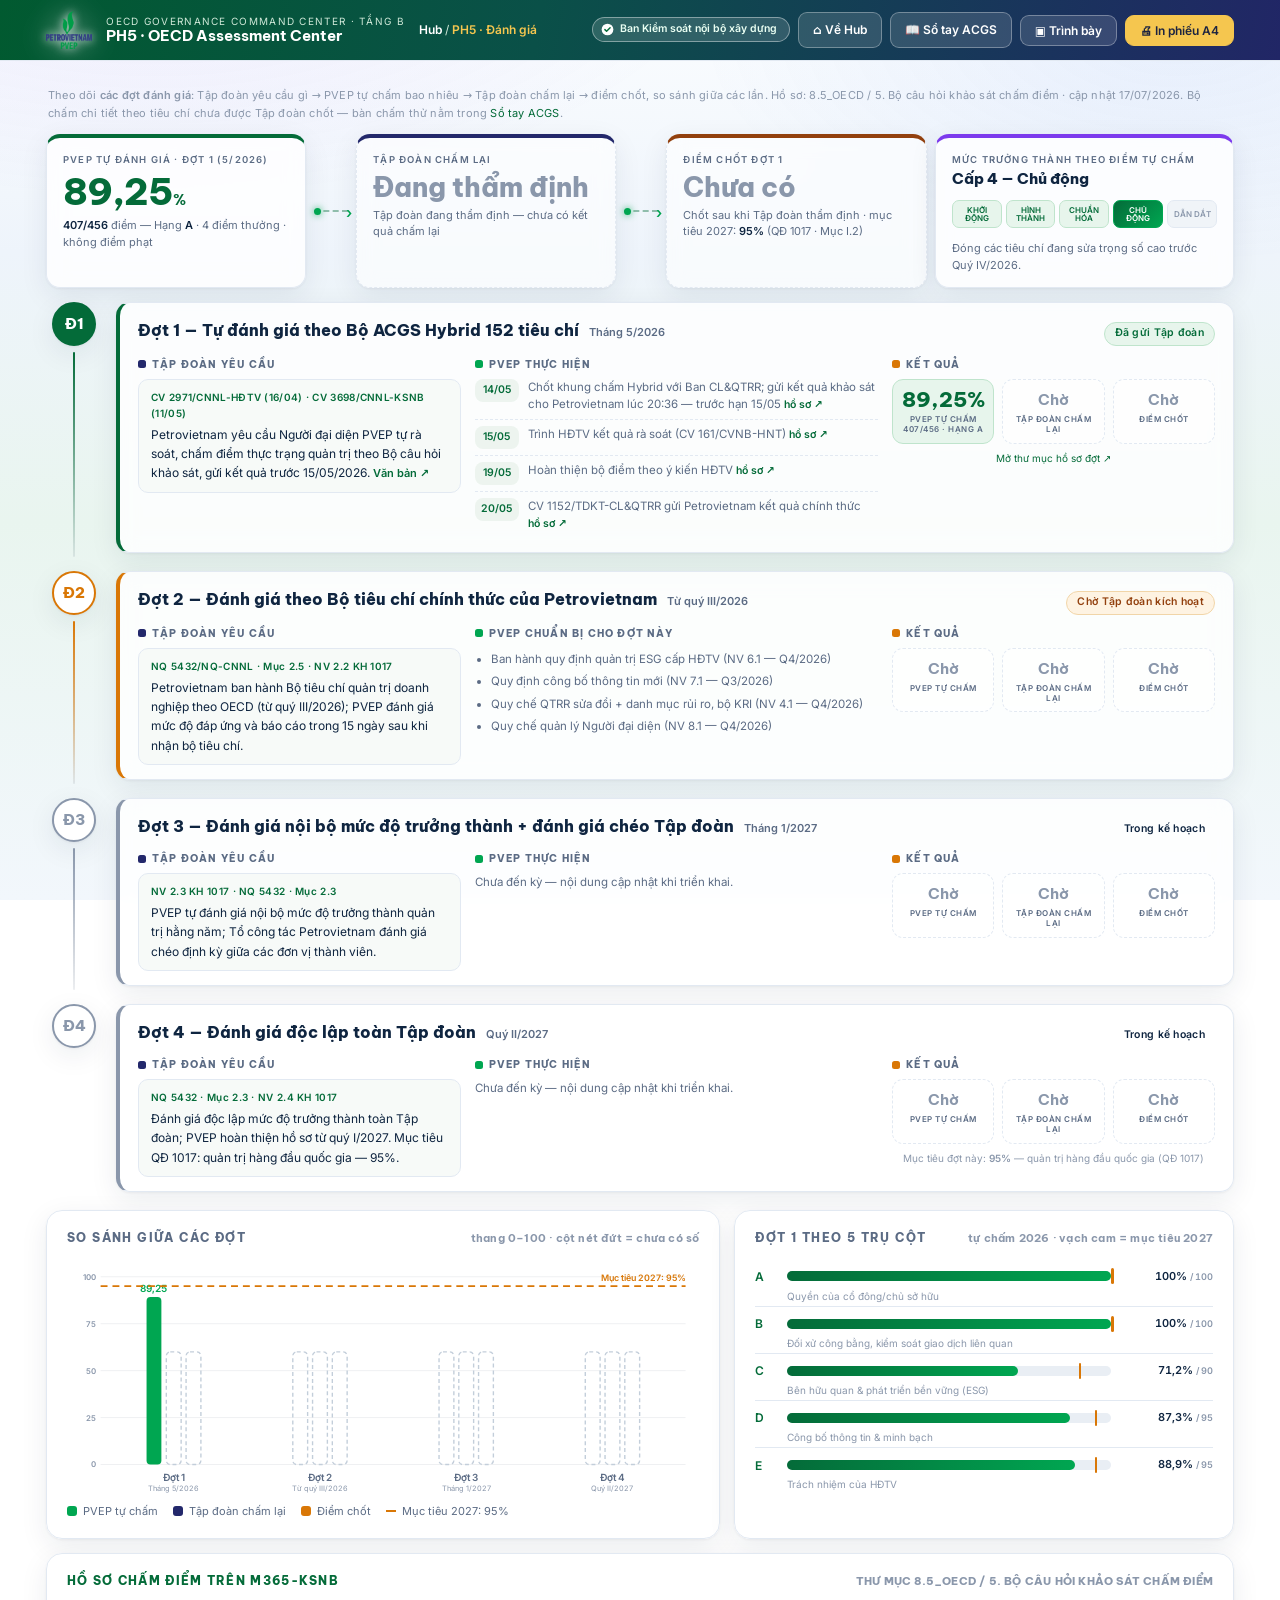
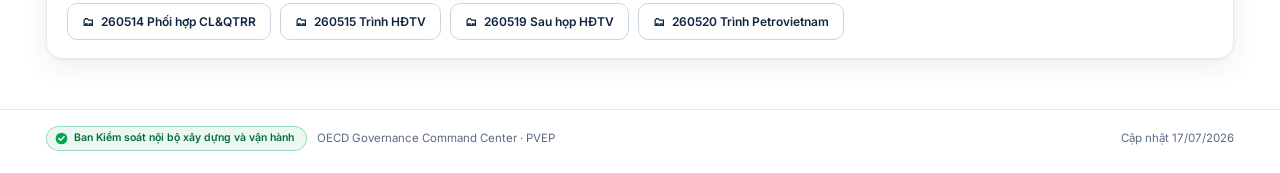
<file: ph5-assessment.html>
<!DOCTYPE html>
<html lang="vi">
<head>
<meta charset="UTF-8">
<meta name="viewport" content="width=device-width, initial-scale=1, viewport-fit=cover">
<title>PH5 · OECD Assessment Center — PVEP</title>
<meta name="theme-color" content="#7C3AED">
<link rel="icon" href="assets/pvep-logo.png">
<link rel="stylesheet" href="command.css">
<style>
.wrap{padding-top:16px;padding-bottom:8px}
/* ---------- hero hành trình chấm điểm ---------- */
.jhero{display:grid;grid-template-columns:1fr 34px 1fr 34px 1fr 1.15fr;gap:8px;align-items:stretch;margin-bottom:14px}
@media(max-width:1150px){.jhero{grid-template-columns:1fr 1fr}.jarr{display:none}}
@media(max-width:640px){.jhero{grid-template-columns:1fr}}
.jcard{background:var(--surface);backdrop-filter:blur(10px);border:1px solid var(--line);border-top:4px solid var(--jc,#046B39);border-radius:14px;box-shadow:var(--shadow-card);padding:14px 16px;display:flex;flex-direction:column}
.jcard .jl{font-size:9.5px;font-weight:800;letter-spacing:1.2px;text-transform:uppercase;color:var(--muted)}
.jcard .jv{font-family:var(--ff-head);font-size:37px;font-weight:800;color:var(--jc,#046B39);line-height:1.05;letter-spacing:-1px;margin-top:6px;font-variant-numeric:tabular-nums}
.jcard .jv small{font-size:15px}
.jcard .jm{font-size:11px;color:var(--muted);margin-top:5px;line-height:1.5;flex:1}
.jcard .jm b{color:var(--ink)}
.jcard.pend{border-style:dashed;border-top-style:solid;background:rgba(255,255,255,.6)}
.jcard.pend .jv{color:var(--faint);font-size:27px;letter-spacing:0}
.jarr{position:relative;align-self:center;height:2px;border-top:2px dashed rgba(4,107,57,.4)}
.jarr::after{content:"›";position:absolute;right:-4px;top:-11px;color:var(--pvep);font-weight:800;font-size:15px}
.jarr i{position:absolute;top:-4px;left:0;width:7px;height:7px;border-radius:50%;background:var(--pvep);box-shadow:0 0 7px rgba(0,166,81,.8);animation:jdot 2.6s linear infinite}
@keyframes jdot{0%{left:0;opacity:0}15%{opacity:1}85%{opacity:1}100%{left:calc(100% - 7px);opacity:0}}
@media (prefers-reduced-motion: reduce){.jarr i{animation:none}}
/* maturity trong hero */
.mat .stagebar{display:flex;gap:4px;margin:9px 0 7px}
.mat .stg{flex:1;height:28px;border-radius:7px;background:#F0F4F8;border:1px solid var(--line);display:flex;align-items:center;justify-content:center;font-size:8px;font-weight:800;color:var(--faint);text-transform:uppercase;text-align:center;line-height:1.1;padding:2px}
.mat .stg.on{background:linear-gradient(135deg,#046B39,#00A651);color:#fff;border-color:var(--pvep)}
.mat .stg.passed{background:#E7F5EC;color:#046B39;border-color:#BFE4CC}
.mat .mname{font-family:var(--ff-head);font-size:15px;font-weight:800;color:var(--ink)}
/* ---------- timeline các đợt ---------- */
.round{display:grid;grid-template-columns:56px 1fr;gap:0 14px;margin-bottom:14px}
.round .rail{display:flex;flex-direction:column;align-items:center;gap:6px}
.round .rno{width:44px;height:44px;border-radius:50%;background:#fff;border:2.5px solid var(--stc);color:var(--stc);display:flex;align-items:center;justify-content:center;font-family:var(--ff-head);font-size:15px;font-weight:800;box-shadow:var(--shadow-card);flex:none}
.round.done .rno{background:var(--stc);color:#fff}
.round .rline{flex:1;width:2.5px;background:linear-gradient(180deg,var(--stc),rgba(15,37,64,.08));border-radius:2px;min-height:24px}
.round:last-of-type .rline{display:none}
.rbody{background:var(--surface);backdrop-filter:blur(10px);border:1px solid var(--line);border-left:4px solid var(--stc);border-radius:14px;box-shadow:var(--shadow-card);padding:15px 18px 14px;margin-bottom:4px}
.rhead{display:flex;align-items:baseline;gap:10px;flex-wrap:wrap;margin-bottom:11px}
.rhead .rt{font-family:var(--ff-head);font-size:16px;font-weight:800;color:var(--ink)}
.rhead .rw{font-size:11px;font-weight:700;color:var(--muted)}
.rhead .st{margin-left:auto}
.rcols{display:grid;grid-template-columns:1fr 1.25fr 1fr;gap:14px}
@media(max-width:1020px){.rcols{grid-template-columns:1fr}}
.rcol h4{font-size:9.5px;font-weight:800;letter-spacing:1.2px;text-transform:uppercase;color:var(--muted);margin-bottom:7px;display:flex;align-items:center;gap:6px}
.rcol h4 i{width:8px;height:8px;border-radius:2.5px;flex:none}
.rask{font-size:12px;color:var(--ink);line-height:1.6;background:#F7FAF8;border:1px solid var(--line);border-radius:10px;padding:9px 12px}
.rask .ref{display:block;font-size:10px;font-weight:800;color:var(--pvep-deep);margin-bottom:4px;letter-spacing:.3px}
.rask a{font-size:11px;font-weight:700}
.rstep{display:grid;grid-template-columns:44px 1fr;gap:9px;border-top:1px dashed var(--line);padding:6px 0}
.rstep:first-of-type{border-top:none;padding-top:0}
.rstep .sd{font-size:10.5px;font-weight:800;color:var(--pvep-deep);background:#EDF4EF;border-radius:8px;padding:3px 0;text-align:center;height:fit-content}
.rstep .stx{font-size:11.5px;color:var(--muted);line-height:1.5}
.rstep .stx a{font-size:10.5px;font-weight:700;white-space:nowrap}
.rimp{font-size:11.5px;color:var(--muted);line-height:1.6}
.rimp li{margin-left:16px;padding:2px 0}
/* 3 ô điểm của 1 đợt */
.scores3{display:grid;grid-template-columns:1fr 1fr 1fr;gap:8px}
.sc{border-radius:11px;padding:9px 6px 8px;text-align:center;border:1px solid var(--line)}
.sc .v{font-family:var(--ff-head);font-size:21px;font-weight:800;line-height:1.05;font-variant-numeric:tabular-nums}
.sc .l{font-size:8px;font-weight:800;letter-spacing:.5px;text-transform:uppercase;color:var(--muted);margin-top:3px;line-height:1.3}
.sc.self{background:#E7F5EC;border-color:#BFE4CC}.sc.self .v{color:#046B39}
.sc.pvn{background:#EEF1FA;border-color:#CBD3EC}.sc.pvn .v{color:#23286b}
.sc.fin{background:#FEF3E2;border-color:#F1D5A8}.sc.fin .v{color:#92400E}
.sc.wait{background:rgba(255,255,255,.5);border-style:dashed}
.sc.wait .v{color:var(--faint);font-size:15px;font-weight:700;padding:3px 0}
.scnote{font-size:10px;color:var(--faint);margin-top:7px;line-height:1.5;text-align:center}
/* ---------- so sánh giữa các đợt ---------- */
.cmpgrid{display:grid;grid-template-columns:1.35fr 1fr;gap:14px;margin-bottom:14px}
@media(max-width:1020px){.cmpgrid{grid-template-columns:1fr}}
.chart svg{width:100%;display:block}
.cleg{display:flex;gap:15px;flex-wrap:wrap;font-size:11px;color:var(--muted);margin-top:8px}
.cleg i{display:inline-block;width:10px;height:10px;border-radius:3px;margin-right:6px;vertical-align:-1px}
.pilrow{display:grid;grid-template-columns:22px 1fr 92px;gap:10px;align-items:center;border-top:1px solid var(--line);padding:7.5px 0}
.pilrow:first-of-type{border-top:none}
.pilrow .pk{font-size:12px;font-weight:800;color:var(--pvep-deep)}
.pilrow .ptr{position:relative;height:10px;background:#E9EEF4;border-radius:5px}
.pilrow .ptr i{position:absolute;left:0;top:0;bottom:0;border-radius:5px;background:linear-gradient(90deg,#046B39,#00A651)}
.pilrow .ptr b{position:absolute;top:-3px;bottom:-3px;width:2.5px;background:var(--amber);border-radius:2px}
.pilrow .pv{font-size:11px;font-weight:800;color:var(--ink);text-align:right;font-variant-numeric:tabular-nums}
.pilrow .pv small{color:var(--faint);font-weight:700}
/* hồ sơ */
.frow{display:flex;gap:9px;flex-wrap:wrap}
.frow a{display:inline-flex;align-items:center;gap:7px;font-size:12px;font-weight:700;color:var(--ink);background:#fff;border:1px solid var(--line-strong);border-radius:10px;padding:8px 14px}
.frow a:hover{border-color:var(--pvep);background:#F0F9F3;text-decoration:none}
.frow a::before{content:"🗂"}
body.present{font-size:17px}
body.present .jcard .jv{font-size:46px}
body.present .rhead .rt{font-size:19px}
@media print{.jarr i{display:none}.round{break-inside:avoid}}
</style>
</head>
<body class="theme-ph5">

<div class="cbar">
  <a class="logolink" href="index.html" title="Về Hub"><img class="logo" src="assets/pvep-logo.png" alt="PVEP"></a>
  <div class="who"><small>OECD Governance Command Center · Tầng B</small><b>PH5 · OECD Assessment Center</b></div>
  <span class="crumb"><a href="index.html">Hub</a> / <b>PH5 · Đánh giá</b></span>
  <div class="sp">
    <span data-ksnb-badge></span>
    <a class="cbtn noprint" href="index.html">⌂ Về Hub</a>
    <a class="cbtn noprint" href="acgs-book.html">📖 Sổ tay ACGS</a>
    <button class="cbtn noprint" id="btn-present">▣ Trình bày</button>
    <button class="cbtn gold noprint" onclick="print()">🖨 In phiếu A4</button>
  </div>
</div>

<div class="wrap">
  <p class="src" style="margin:10px 2px 12px">Theo dõi <b>các đợt đánh giá</b>: Tập đoàn yêu cầu gì → PVEP tự chấm bao nhiêu → Tập đoàn chấm lại → điểm chốt, so sánh giữa các lần. Hồ sơ: <span id="srcline"></span>. Bộ chấm chi tiết theo tiêu chí chưa được Tập đoàn chốt — bàn chấm thử nằm trong <a href="acgs-book.html">Sổ tay ACGS</a>.</p>

  <!-- ===== HERO: dòng chảy điểm đợt hiện tại ===== -->
  <div class="jhero" id="jhero"></div>

  <!-- ===== TIMELINE CÁC ĐỢT ===== -->
  <div id="rounds"></div>

  <!-- ===== SO SÁNH GIỮA CÁC ĐỢT ===== -->
  <div class="cmpgrid">
    <div class="panel chart fx">
      <h3>So sánh giữa các đợt <span class="src">thang 0–100 · cột nét đứt = chưa có số</span></h3>
      <svg id="cmpsvg"></svg>
      <div class="cleg">
        <span><i style="background:#00A651"></i>PVEP tự chấm</span>
        <span><i style="background:#23286b"></i>Tập đoàn chấm lại</span>
        <span><i style="background:#D97706"></i>Điểm chốt</span>
        <span><i style="background:transparent;border-top:2px dashed #D97706;border-radius:0;height:0;vertical-align:3px"></i>Mục tiêu 2027: 95%</span>
      </div>
    </div>
    <div class="panel fx">
      <h3>Đợt 1 theo 5 trụ cột <span class="src">tự chấm 2026 · vạch cam = mục tiêu 2027</span></h3>
      <div id="pillist"></div>
    </div>
  </div>

  <!-- ===== HỒ SƠ ===== -->
  <div class="lpanel fx">
    <h3>Hồ sơ chấm điểm trên M365-KSNB <span class="src">thư mục 8.5_OECD / 5. Bộ câu hỏi khảo sát chấm điểm</span></h3>
    <div class="frow" id="frow"></div>
  </div>
</div>

<script src="data.js"></script>
<script src="shell.js?v=zoom3"></script>
<script>
"use strict";
const D = window.OECD;
const $ = s => document.querySelector(s);
const esc = s => String(s).replace(/[&<>"]/g, c => ({'&':'&amp;','<':'&lt;','>':'&gt;','"':'&quot;'}[c]));
const vn = n => String(n).replace(".", ",");
$("#srcline").textContent = "8.5_OECD / 5. Bộ câu hỏi khảo sát chấm điểm · cập nhật " + D.META.updated;

const R1 = D.ROUNDS[0];
const TARGET = D.ROUNDS.find(r=>r.target)?.target || 95;

/* ===== HERO ===== */
(function(){
  const m = D.maturity(R1.self.pct);
  $("#jhero").innerHTML = `
    <div class="jcard fx" style="--jc:#046B39">
      <div class="jl">PVEP tự đánh giá · Đợt 1 (5/2026)</div>
      <div class="jv">${vn(R1.self.pct)}<small>%</small></div>
      <div class="jm"><b>${R1.self.pts}</b> điểm — Hạng <b>${R1.self.rank}</b> · ${esc(R1.self.note)}</div>
    </div>
    <div class="jarr"><i></i></div>
    <div class="jcard pend fx" style="--jc:#23286b">
      <div class="jl">Tập đoàn chấm lại</div>
      <div class="jv">Đang thẩm định</div>
      <div class="jm">${esc(R1.pvn.note)}</div>
    </div>
    <div class="jarr"><i style="animation-delay:1.3s"></i></div>
    <div class="jcard pend fx" style="--jc:#92400E">
      <div class="jl">Điểm chốt đợt 1</div>
      <div class="jv">Chưa có</div>
      <div class="jm">${esc(R1.final.note)} · mục tiêu 2027: <b>${TARGET}%</b> (QĐ 1017 · Mục I.2)</div>
    </div>
    <div class="jcard mat fx" style="--jc:#7C3AED">
      <div class="jl">Mức trưởng thành theo điểm tự chấm</div>
      <div class="mname">Cấp ${m.n} — ${m.name}</div>
      <div class="stagebar">${["Khởi động","Hình thành","Chuẩn hóa","Chủ động","Dẫn dắt"]
        .map((s,i)=>`<div class="stg ${i+1===m.n?'on':(i+1<m.n?'passed':'')}">${s}</div>`).join("")}</div>
      <div class="jm">${esc(m.hint)}</div>
    </div>`;
})();

/* ===== TIMELINE CÁC ĐỢT ===== */
const STC = {done:"#046B39", wait:"#D97706", plan:"#8A97AB"};
const STLBL = {done:["green","Đã gửi Tập đoàn"], wait:["amber","Chờ Tập đoàn kích hoạt"], plan:["wt","Trong kế hoạch"]};
function slot(cls, v, lbl, sub){
  if(v == null) return `<div class="sc wait"><div class="v">Chờ</div><div class="l">${lbl}</div></div>`;
  return `<div class="sc ${cls}"><div class="v">${vn(v)}%</div><div class="l">${lbl}${sub?`<br>${sub}`:""}</div></div>`;
}
$("#rounds").innerHTML = D.ROUNDS.map((r,i)=>{
  const [stcls, stlbl] = STLBL[r.status];
  const steps = (r.steps||[]).map(s=>`
    <div class="rstep"><span class="sd">${s.d}</span>
      <span class="stx">${esc(s.t)}${s.url?` <a href="${s.url}" target="_blank" rel="noopener">hồ sơ ↗</a>`:""}</span></div>`).join("");
  const improve = (r.improve||[]).length
    ? `<ul class="rimp">${r.improve.map(x=>`<li>${esc(x)}</li>`).join("")}</ul>` : "";
  const mid = steps
    ? `<h4><i style="background:#00A651"></i>PVEP thực hiện</h4>${steps}`
    : improve
      ? `<h4><i style="background:#00A651"></i>PVEP chuẩn bị cho đợt này</h4>${improve}`
      : `<h4><i style="background:#00A651"></i>PVEP thực hiện</h4><div class="rimp">Chưa đến kỳ — nội dung cập nhật khi triển khai.</div>`;
  return `<div class="round ${r.status}" style="--stc:${STC[r.status]}">
    <div class="rail"><div class="rno">Đ${i+1}</div><div class="rline"></div></div>
    <div class="rbody fx">
      <div class="rhead"><span class="rt">Đợt ${i+1} — ${esc(r.name)}</span><span class="rw">${esc(r.when)}</span><span class="st ${stcls}">${stlbl}</span></div>
      <div class="rcols">
        <div class="rcol"><h4><i style="background:#23286b"></i>Tập đoàn yêu cầu</h4>
          <div class="rask"><span class="ref">${esc(r.ask.ref)}</span>${esc(r.ask.txt)}${r.ask.url?` <a href="${r.ask.url}" target="_blank" rel="noopener">Văn bản ↗</a>`:""}</div></div>
        <div class="rcol">${mid}</div>
        <div class="rcol"><h4><i style="background:#D97706"></i>Kết quả</h4>
          <div class="scores3">
            ${slot("self", r.self.pct, "PVEP tự chấm", r.self.pts ? esc(r.self.pts)+" · Hạng "+r.self.rank : "")}
            ${slot("pvn", r.pvn.pct, "Tập đoàn chấm lại")}
            ${slot("fin", r.final.pct, "Điểm chốt")}
          </div>
          ${r.target?`<div class="scnote">Mục tiêu đợt này: <b>${r.target}%</b> — quản trị hàng đầu quốc gia (QĐ 1017)</div>`:""}
          ${r.folder?`<div class="scnote"><a href="${r.folder}" target="_blank" rel="noopener">Mở thư mục hồ sơ đợt ↗</a></div>`:""}
        </div>
      </div>
    </div>
  </div>`;
}).join("");

/* ===== SO SÁNH GIỮA CÁC ĐỢT (SVG) ===== */
(function(){
  const W=640, H=238, padL=34, padR=14, padT=18, padB=30;
  const baseY = H-padB, y = v => padT + (baseY-padT)*(1-v/100);
  const gw = (W-padL-padR)/D.ROUNDS.length;
  let out = "";
  [0,25,50,75,100].forEach(g=>{
    out += `<line x1="${padL}" y1="${y(g)}" x2="${W-padR}" y2="${y(g)}" stroke="rgba(15,37,64,.07)"/>
            <text x="${padL-5}" y="${y(g)+3}" text-anchor="end" font-size="8" fill="#8A97AB" font-weight="700">${g}</text>`;
  });
  const series = [["self","#00A651"],["pvn","#23286b"],["final","#D97706"]];
  const bw = 15, gap = 5;
  D.ROUNDS.forEach((r,gi)=>{
    const cx = padL + gi*gw + gw/2;
    const x0 = cx - (bw*3 + gap*2)/2;
    series.forEach(([k,col],si)=>{
      const v = r[k].pct;
      const x = x0 + si*(bw+gap);
      if(v == null){
        out += `<rect x="${x}" y="${y(60)}" width="${bw}" height="${baseY-y(60)}" rx="4" fill="none" stroke="#C3CEDA" stroke-width="1.4" stroke-dasharray="4 3"/>`;
      } else {
        out += `<rect x="${x}" y="${y(v)}" width="${bw}" height="${baseY-y(v)}" rx="4" fill="${col}"/>
                <text x="${x+bw/2}" y="${y(v)-5}" text-anchor="middle" font-size="10" font-weight="800" fill="${col}" style="font-feature-settings:'tnum'">${vn(v)}</text>`;
      }
    });
    out += `<text x="${cx}" y="${H-13}" text-anchor="middle" font-size="10" font-weight="800" fill="#5B6B84">Đợt ${gi+1}</text>
            <text x="${cx}" y="${H-3}" text-anchor="middle" font-size="7.5" fill="#8A97AB">${esc(r.when)}</text>`;
  });
  out += `<line x1="${padL}" y1="${y(TARGET)}" x2="${W-padR}" y2="${y(TARGET)}" stroke="#D97706" stroke-width="1.8" stroke-dasharray="7 5"/>
          <text x="${W-padR}" y="${y(TARGET)-5}" text-anchor="end" font-size="9" font-weight="800" fill="#D97706">Mục tiêu 2027: ${TARGET}%</text>`;
  const svg = $("#cmpsvg");
  svg.setAttribute("viewBox", `0 0 ${W} ${H}`);
  svg.innerHTML = out;
})();

/* ===== Đợt 1 theo 5 trụ cột ===== */
$("#pillist").innerHTML = Object.entries(D.PILLARS).map(([k,p])=>`
  <div class="pilrow" title="${esc(p.name)}">
    <span class="pk">${k}</span>
    <span class="ptr"><i style="width:${p.score2026}%"></i><b style="left:${p.target2027}%"></b></span>
    <span class="pv">${vn(p.score2026)}% <small>/ ${vn(p.target2027)}</small></span>
  </div>
  <div style="font-size:10px;color:var(--faint);margin:-4px 0 3px 32px;line-height:1.3">${esc(p.name)}</div>`).join("");

/* ===== hồ sơ ===== */
const FOLDERS = [
  ["260514 Phối hợp CL&QTRR", "5. Bo cau hoi khao sat cham diem/260514 Phối hợp CLQTRR"],
  ["260515 Trình HĐTV", "5. Bo cau hoi khao sat cham diem/260515 Trình HĐTV"],
  ["260519 Sau họp HĐTV", "5. Bo cau hoi khao sat cham diem/260519 Sau họp HĐTV"],
  ["260520 Trình Petrovietnam", "5. Bo cau hoi khao sat cham diem/260520 Trinh PVN"],
];
$("#frow").innerHTML = FOLDERS.map(([n,rel])=>`<a href="${D.spO(rel)}" target="_blank" rel="noopener">${esc(n)}</a>`).join("");

/* ===== trình bày ===== */
$("#btn-present").addEventListener("click", ()=>{
  document.body.classList.toggle("present");
  $("#btn-present").textContent = document.body.classList.contains("present") ? "▣ Thu nhỏ" : "▣ Trình bày";
});
</script>
</body>
</html>
</file>
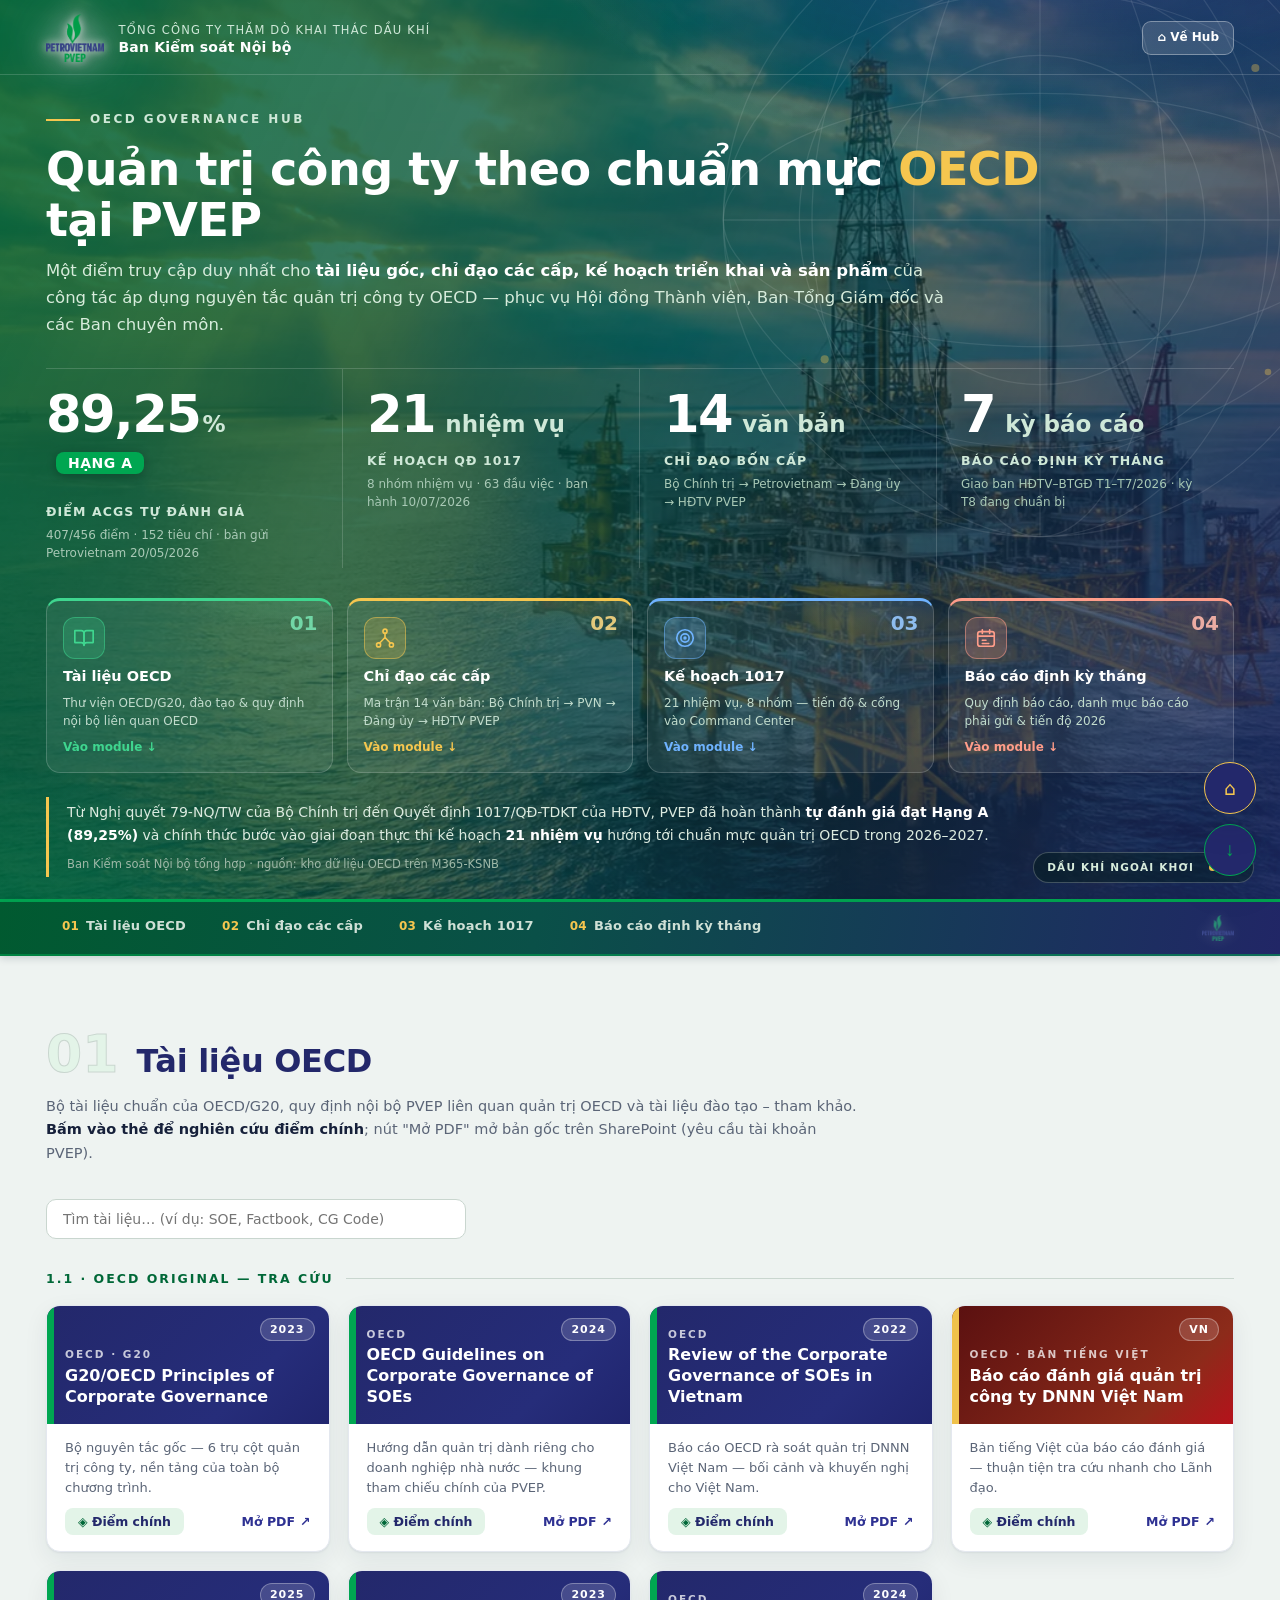
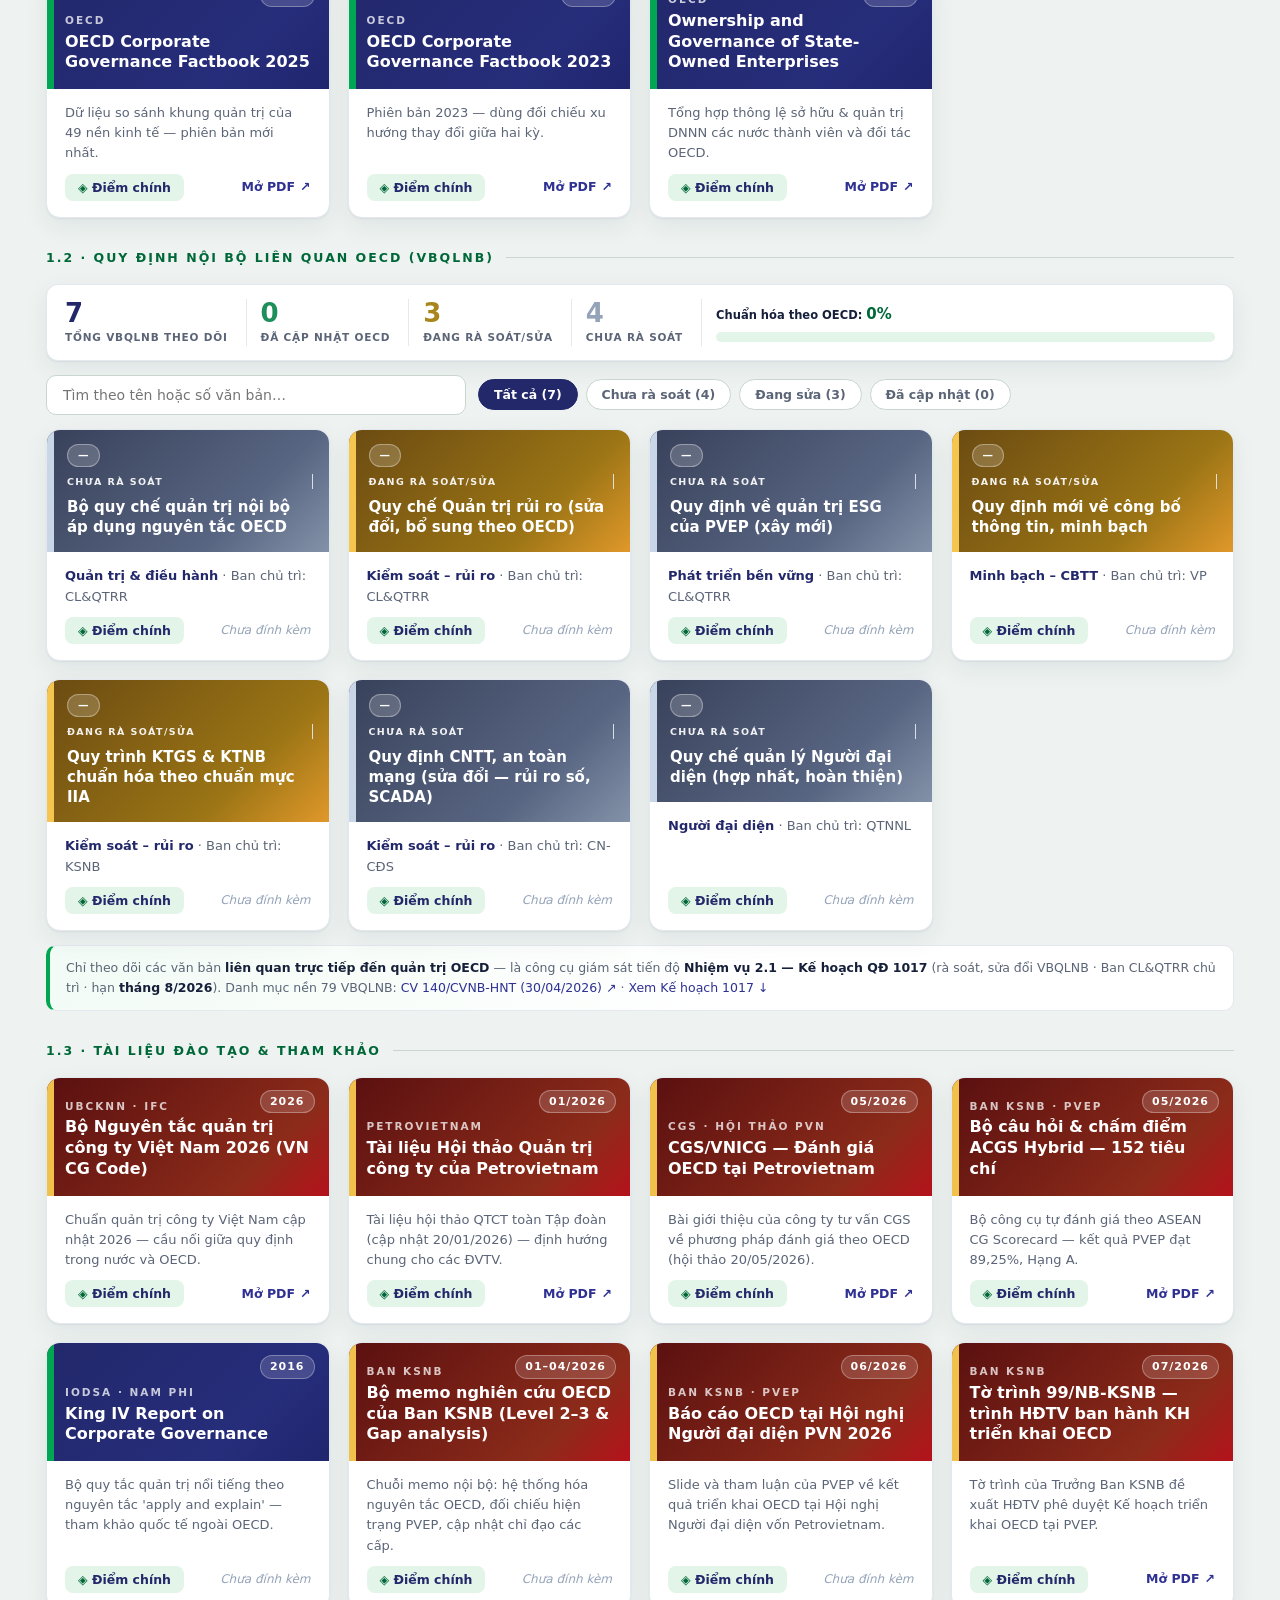
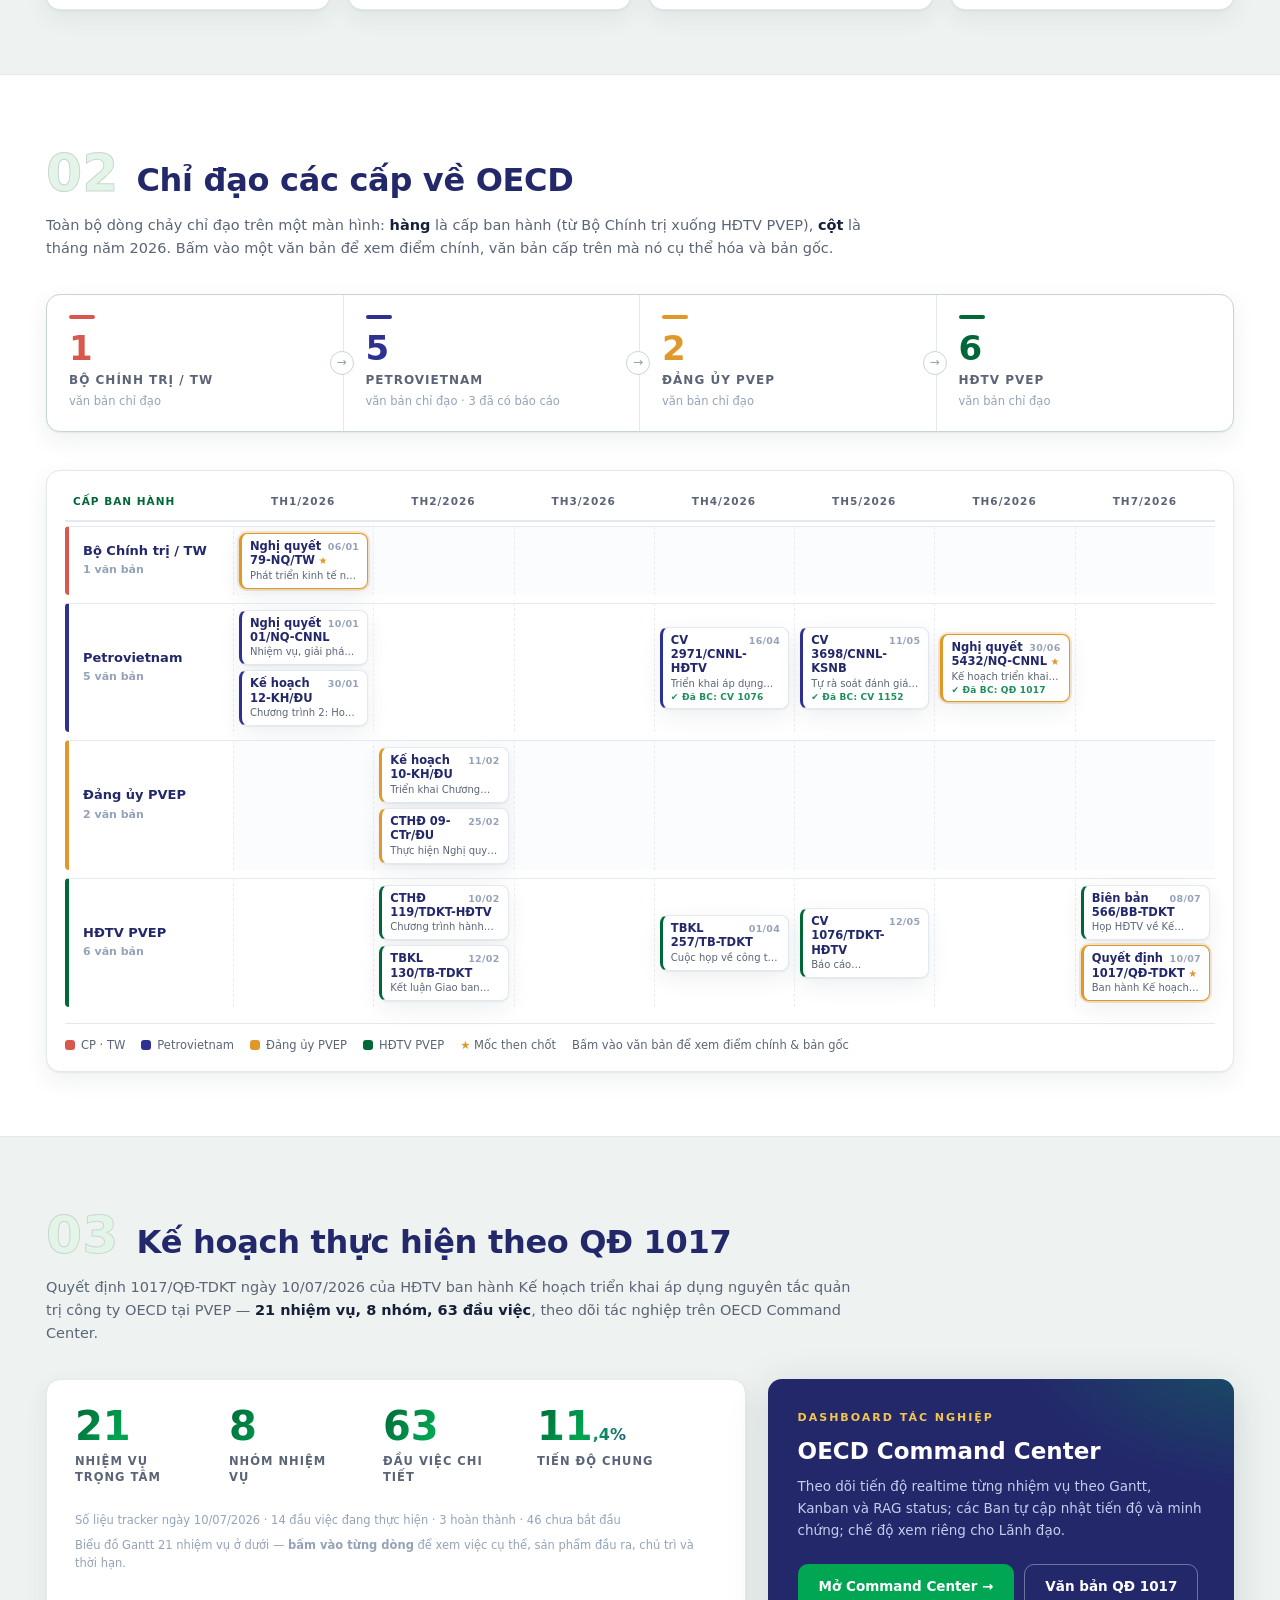
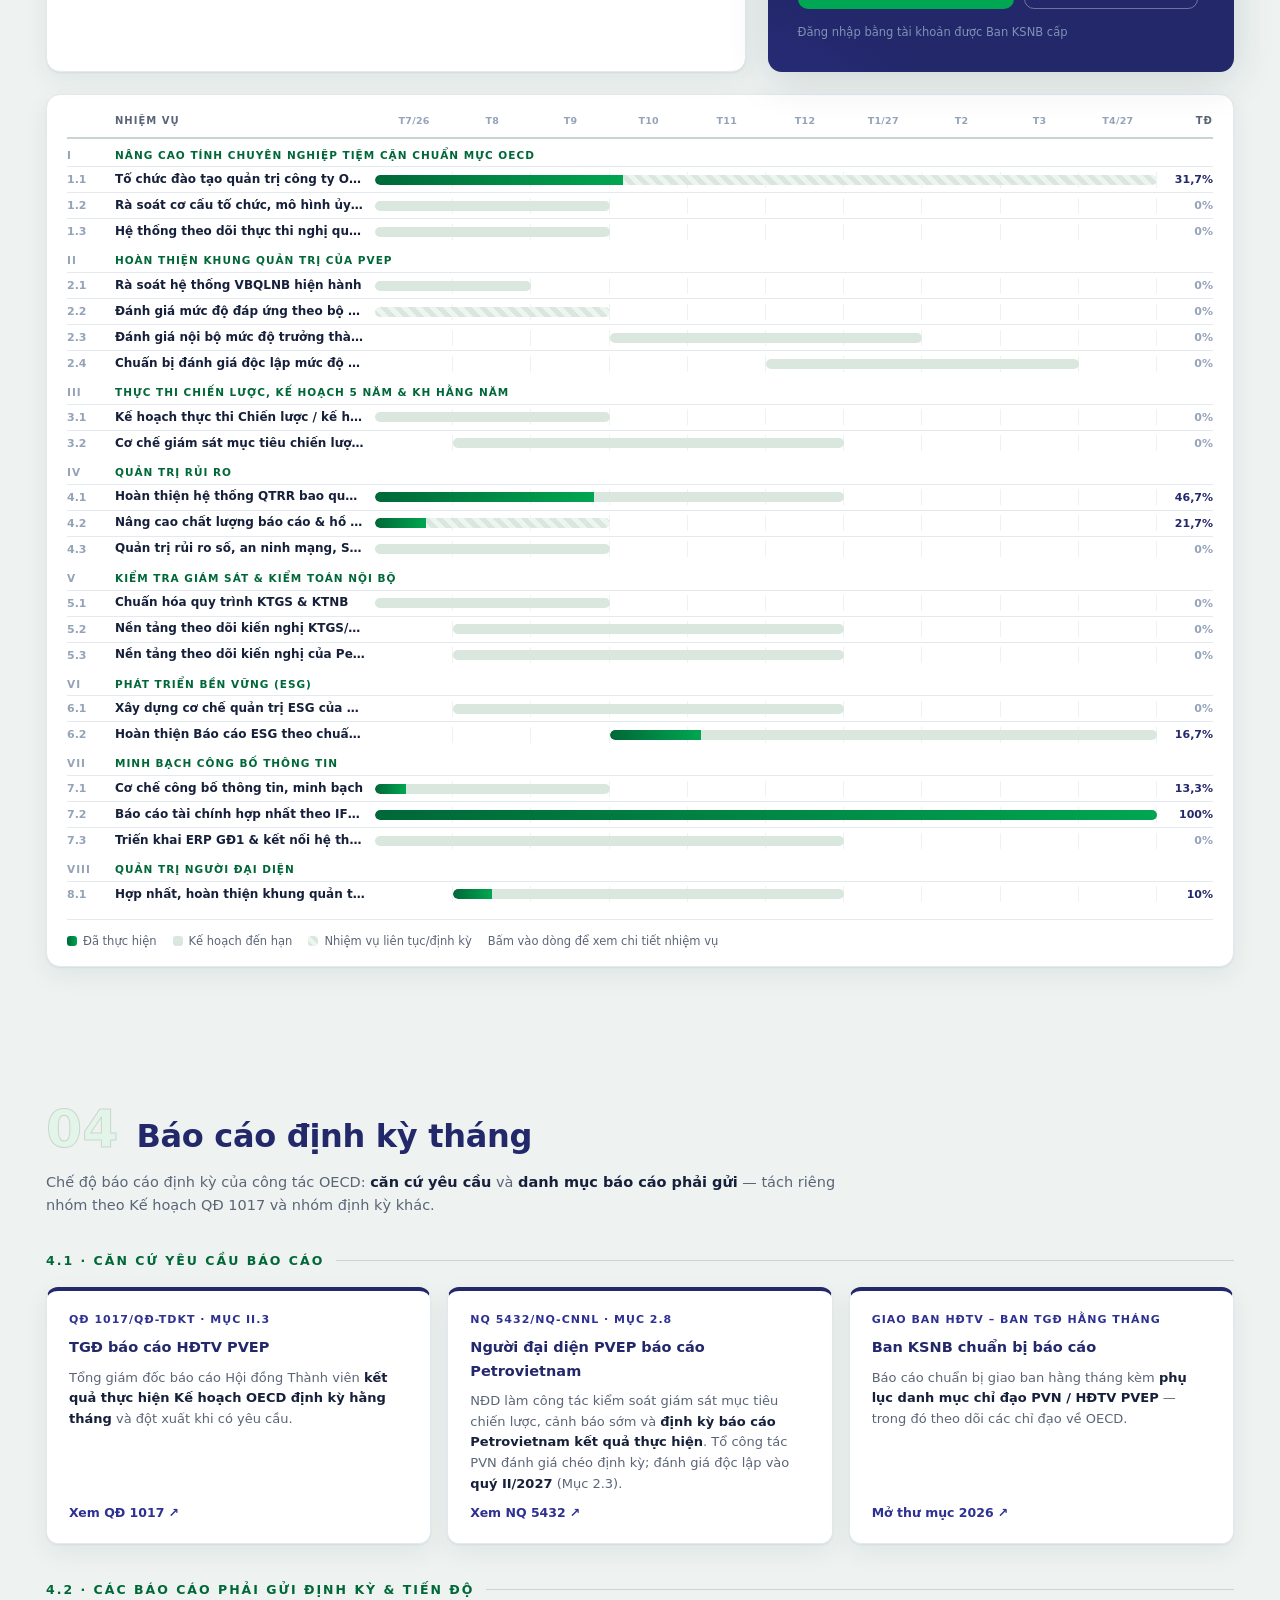
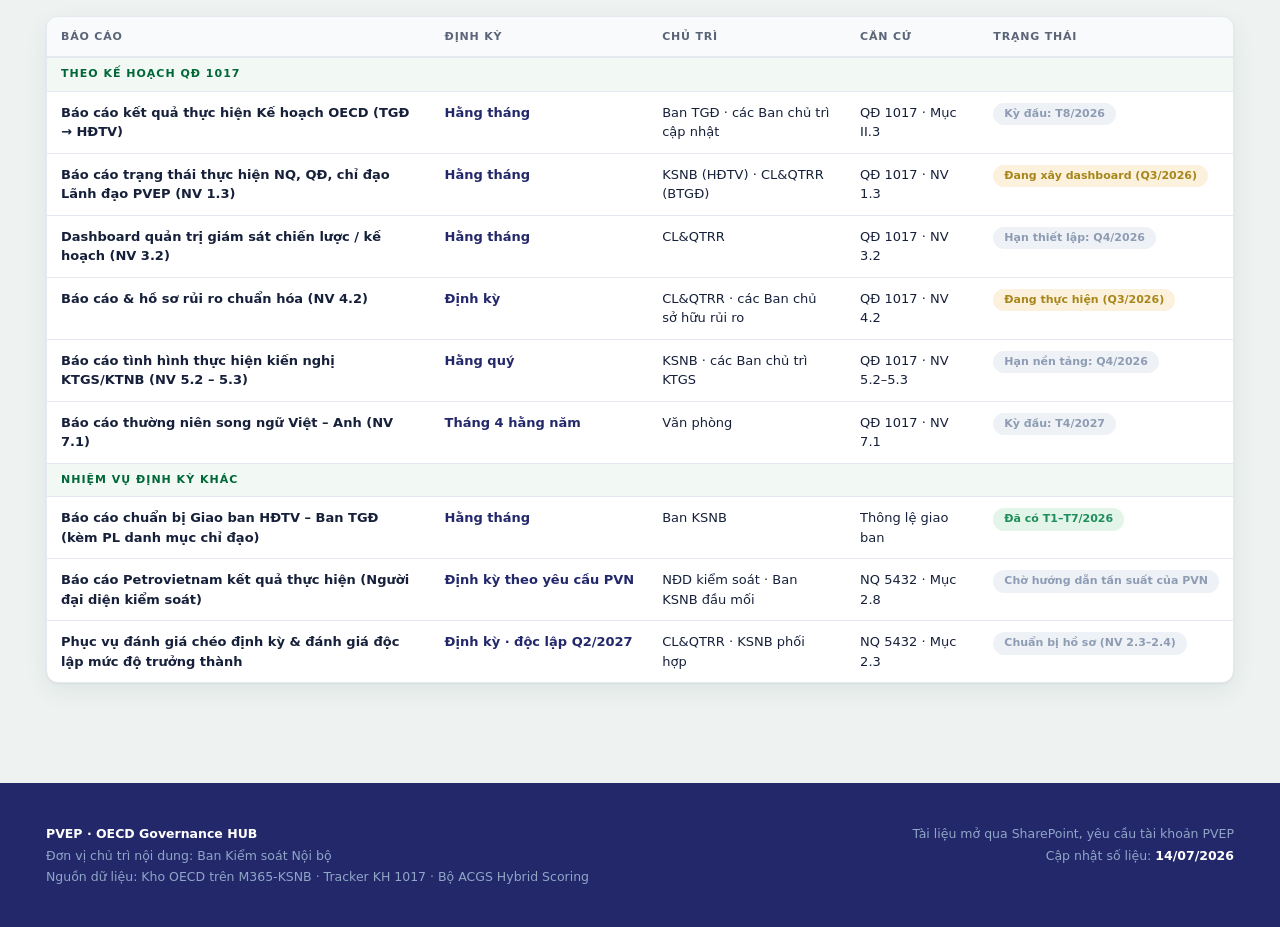
<file: portal.html>
<!DOCTYPE html>
<html lang="vi">
<head>
<meta charset="UTF-8">
<meta name="viewport" content="width=device-width, initial-scale=1, viewport-fit=cover">
<title>PVEP · OECD Governance HUB</title>
<meta name="theme-color" content="#006838">
<meta name="mobile-web-app-capable" content="yes">
<meta name="apple-mobile-web-app-capable" content="yes">
<meta name="apple-mobile-web-app-status-bar-style" content="black-translucent">
<meta name="apple-mobile-web-app-title" content="OECD HUB">
<meta name="format-detection" content="telephone=no">
<link rel="icon" href="assets/pvep-logo.png">
<link rel="apple-touch-icon" href="assets/pvep-logo.png">
<style>
/* ================= TOKENS ================= */
:root{
  --navy:#23286b; --navy-2:#2e3192; --navy-3:#262d7a;
  --cobalt:#2e3192; --cobalt-d:#20256e; --sky:#cfe8d8; --ice:#e3f4e8;
  --paper:#eef3f1; --card:#FFFFFF; --line:#e4e8ef; --line-d:#c9d6cf;
  --ink:#16203a; --muted:#5b6577; --faint:#94a3b8;
  --gold:#00a651; --gold-d:#006838;
  --green:#006838; --green2:#00a651; --amber:#E0982A;
  --lane-tw:#d8584e; --lane-pvn:#2e3192; --lane-du:#E0982A; --lane-hdtv:#006838;
  --ok:#1E8E5A; --warn:#C4731A; --bad:#C0392B;
  --ff-body:'Segoe UI',system-ui,-apple-system,Roboto,Arial,sans-serif;
  --ff-disp:'Segoe UI',system-ui,-apple-system,Roboto,Arial,sans-serif;
  --shadow:0 1px 2px rgba(20,40,60,.06),0 8px 24px rgba(20,40,60,.07);
  --shadow-lg:0 8px 40px rgba(20,40,60,.15);
  --r:14px;
}
*{box-sizing:border-box;margin:0;padding:0}
html{overflow-x:clip}
body{font-family:var(--ff-body);background:var(--paper);color:var(--ink);font-size:15px;line-height:1.6;-webkit-font-smoothing:antialiased;overflow-x:clip}
a{color:var(--cobalt);text-decoration:none}
a:hover{text-decoration:underline}
.wrap{max-width:none;margin:0 auto;padding:0 46px}
img{max-width:100%}

/* ================= TOPBAR (nổi trên hero, không nền trắng) ================= */
.topbar{position:absolute;top:0;left:0;right:0;background:transparent;z-index:6}
.topbar .wrap{display:flex;align-items:center;gap:14px;padding-top:14px;padding-bottom:12px;border-bottom:1px solid rgba(255,255,255,.16)}
.topbar img{height:48px;filter:drop-shadow(0 0 5px rgba(255,255,255,.95)) drop-shadow(0 0 14px rgba(255,255,255,.65)) drop-shadow(0 0 30px rgba(180,255,215,.45)) drop-shadow(0 2px 4px rgba(0,0,0,.3))}
.topbar .who{line-height:1.25}
.topbar .who b{font-size:14px;letter-spacing:.2px;display:block;color:#fff}
.topbar .who span{font-size:11.5px;color:#cfe8d8;text-transform:uppercase;letter-spacing:1.2px}
.topbar .right{margin-left:auto;display:flex;align-items:center;gap:10px}
.topbar .stamp{font-size:12px;color:#d7ecdc;border:1px solid rgba(255,255,255,.3);background:rgba(255,255,255,.12);border-radius:20px;padding:5px 13px;white-space:nowrap}
.topbar .stamp b{color:#fff}

/* ================= HERO ================= */
.hero{background:linear-gradient(115deg,#00843d 0%,#006838 30%,#0a5a52 55%,#262d7a 100%);color:#fff;position:relative;overflow:hidden;border-bottom:3px solid #00a651;display:flex;min-height:100svh}
.hero::before{content:"";position:absolute;inset:0;
  background:
   radial-gradient(900px 420px at 85% -10%, rgba(46,49,146,.5), transparent 62%),
   radial-gradient(700px 380px at -5% 110%, rgba(0,166,81,.35), transparent 60%);
}
.hero .globe{position:absolute;right:-140px;top:-160px;width:760px;height:760px;opacity:.5;pointer-events:none}
.hero .wrap{position:relative;z-index:1;padding-top:104px;padding-bottom:22px;margin-top:auto;margin-bottom:auto;width:100%}
.eyebrow{display:inline-flex;align-items:center;gap:10px;font-size:12px;font-weight:700;letter-spacing:2.5px;text-transform:uppercase;color:var(--sky)}
.eyebrow::before{content:"";width:34px;height:2px;background:#F5C64F}
.hero h1{font-family:var(--ff-disp);font-weight:800;font-size:clamp(30px,3.6vw,48px);line-height:1.12;margin:14px 0 10px;max-width:1000px;letter-spacing:-.5px}
.hero h1 em{font-style:normal;color:#F5C64F}
.hero .lede{font-size:clamp(14px,1.3vw,16.5px);color:#d7ecdc;max-width:920px;line-height:1.65}
.hero .lede b{color:#fff}
/* KPI band */
.kpis{display:grid;grid-template-columns:repeat(4,1fr);gap:0;margin-top:30px;border-top:1px solid rgba(255,255,255,.16)}
.kpi{padding:20px 24px 6px 0;border-right:1px solid rgba(255,255,255,.16)}
.kpi:last-child{border-right:none}
.kpi+.kpi{padding-left:24px}
.kpi .v{font-family:var(--ff-body);font-weight:800;font-size:clamp(40px,4vw,60px);line-height:1;letter-spacing:-1.5px;color:#fff;font-variant-numeric:tabular-nums}
.kpi .v small{font-size:.45em;font-weight:700;letter-spacing:0;color:var(--sky);margin-left:2px}
.kpi .v .grade{display:inline-block;vertical-align:middle;margin-left:10px;background:var(--green2);color:#fff;font-size:14px;font-weight:800;padding:4px 12px;border-radius:8px;letter-spacing:.5px;transform:translateY(-7px);box-shadow:0 2px 10px rgba(0,0,0,.25)}
.kpi .t{font-size:12.5px;font-weight:700;text-transform:uppercase;letter-spacing:1.1px;color:var(--sky);margin-top:10px}
.kpi .d{font-size:12px;color:#a9c9b6;margin-top:4px;line-height:1.5}
.hero .narr{margin-top:24px;border-left:3px solid #F5C64F;padding:4px 0 4px 18px;max-width:980px}
.hero .narr p{font-family:var(--ff-disp);font-size:14px;line-height:1.65;color:#dcebe0}
.hero .narr p b{color:#fff}
.hero .narr .src{font-size:11.5px;color:#9fb8a8;margin-top:8px;font-family:var(--ff-body)}

/* ================= MODULE NAV ================= */
.modnav{position:sticky;top:0;z-index:40;background:linear-gradient(100deg,#015a30 0%,#0a5048 42%,#212666 100%);border-bottom:2px solid rgba(0,166,81,.55);box-shadow:0 2px 8px rgba(10,30,50,.18);will-change:transform}
.modnav .wrap{display:flex;gap:4px;overflow-x:auto;padding-top:0;padding-bottom:0}
.modnav a{flex:none;color:#cfe0d6;font-size:13px;font-weight:600;padding:14px 16px;border-bottom:3px solid transparent;letter-spacing:.2px}
.modnav a:hover{color:#fff;text-decoration:none}
.modnav a.on{color:#fff;border-bottom-color:#F5C64F}
.modnav a .n{color:#F5C64F;font-weight:800;margin-right:7px;font-size:12px}
.modnav .navlogo{margin-left:auto;align-self:center;height:26px;opacity:.5;filter:grayscale(25%) brightness(1.6) drop-shadow(0 0 6px rgba(255,255,255,.35));pointer-events:none}

/* ================= SECTIONS ================= */
section.mod{padding:72px 0 64px}
section.mod.alt{background:#fff;border-top:1px solid var(--line);border-bottom:1px solid var(--line)}
.mhead{display:flex;align-items:baseline;gap:18px;margin-bottom:8px;flex-wrap:wrap}
.mhead .num{font-family:var(--ff-disp);font-size:52px;font-weight:800;color:var(--ice);line-height:1;-webkit-text-stroke:1px var(--line-d)}
.mhead h2{font-family:var(--ff-disp);font-size:clamp(23px,2.5vw,32px);font-weight:800;color:var(--navy);letter-spacing:-.3px}
.msub{color:var(--muted);max-width:820px;margin-bottom:34px;font-size:14.5px}
.msub b{color:var(--ink)}

/* ================= MODULE 1 : LIBRARY ================= */
.lib-tools{display:flex;gap:12px;align-items:center;margin-bottom:26px;flex-wrap:wrap}
.lib-tools input{flex:1;min-width:240px;max-width:420px;font-family:inherit;font-size:14px;padding:11px 16px;border:1px solid var(--line-d);border-radius:10px;background:#fff;color:var(--ink)}
.lib-tools input:focus{outline:2px solid var(--cobalt);outline-offset:-1px}
.groupttl{font-size:12.5px;font-weight:800;text-transform:uppercase;letter-spacing:2px;color:var(--green);margin:30px 0 16px;display:flex;align-items:center;gap:12px}
.groupttl::after{content:"";flex:1;height:1px;background:var(--line-d)}
.books{display:grid;grid-template-columns:repeat(auto-fill,minmax(255px,1fr));gap:18px}
.book{background:var(--card);border:1px solid var(--line);border-radius:var(--r);box-shadow:var(--shadow);overflow:hidden;display:flex;flex-direction:column;transition:transform .22s ease, box-shadow .22s ease}
.book:hover{transform:translateY(-4px);box-shadow:var(--shadow-lg)}
.cover{height:118px;padding:16px 18px;position:relative;color:#fff;display:flex;flex-direction:column;justify-content:flex-end;background:linear-gradient(135deg,var(--navy) 0%,var(--navy-3) 70%,var(--cobalt-d) 100%)}
.cover::before{content:"";position:absolute;left:0;top:0;bottom:0;width:7px;background:var(--gold)}
.cover.vn{background:linear-gradient(135deg,#5A1010 0%,#8C2B1A 75%,#B5121B 100%)}
.cover.vn::before{background:#F0C24B}
.cover .yr{position:absolute;top:12px;right:14px;font-size:11px;font-weight:800;background:rgba(255,255,255,.15);border:1px solid rgba(255,255,255,.3);padding:2px 9px;border-radius:14px;letter-spacing:1px}
.cover .org{font-size:10.5px;font-weight:700;letter-spacing:2px;text-transform:uppercase;opacity:.75}
.cover h3{font-family:var(--ff-disp);font-size:16px;font-weight:600;line-height:1.3;margin-top:3px}
.book .body{padding:14px 18px 16px;display:flex;flex-direction:column;gap:10px;flex:1}
.book .desc{font-size:13px;color:var(--muted);line-height:1.55;flex:1}
.book .foot{display:flex;justify-content:space-between;align-items:center;gap:8px}
.ftype{font-size:10.5px;font-weight:800;letter-spacing:1px;color:var(--faint);border:1px solid var(--line-d);padding:2px 8px;border-radius:6px}
.open{font-size:12.5px;font-weight:700;color:var(--cobalt);white-space:nowrap}
.open::after{content:"↗";margin-left:5px}

/* ================= MODULE 2 : DIRECTIVES ================= */
.flow{display:grid;grid-template-columns:repeat(4,1fr);gap:0;margin-bottom:38px;border:1px solid var(--line-d);border-radius:var(--r);overflow:hidden;background:#fff;box-shadow:var(--shadow)}
.fnode{padding:20px 22px;position:relative;border-right:1px solid var(--line)}
.fnode:last-child{border-right:none}
.fnode::after{content:"→";position:absolute;right:-11px;top:50%;transform:translateY(-50%);z-index:2;background:#fff;border:1px solid var(--line-d);border-radius:50%;width:22px;height:22px;font-size:12px;display:flex;align-items:center;justify-content:center;color:var(--faint)}
.fnode:last-child::after{display:none}
.fnode .cnt{font-size:34px;font-weight:800;line-height:1;font-variant-numeric:tabular-nums}
.fnode .lb{font-size:12px;font-weight:700;text-transform:uppercase;letter-spacing:1px;margin-top:6px;color:var(--muted)}
.fnode .sb{font-size:11.5px;color:var(--faint);margin-top:2px}
.fnode i{display:block;width:26px;height:4px;border-radius:2px;margin-bottom:12px}
.filters{display:flex;gap:8px;flex-wrap:wrap;margin-bottom:26px}
.fchip{font-family:inherit;font-size:12.5px;font-weight:700;padding:7px 15px;border-radius:20px;border:1px solid var(--line-d);background:#fff;color:var(--muted);cursor:pointer;transition:.15s}
.fchip:hover{border-color:var(--cobalt);color:var(--cobalt)}
.fchip.on{background:var(--navy);border-color:var(--navy);color:#fff}
.fchip .dot{display:inline-block;width:8px;height:8px;border-radius:50%;margin-right:7px;vertical-align:1px}
.tl{position:relative;padding-left:34px}
.tl::before{content:"";position:absolute;left:9px;top:6px;bottom:6px;width:2px;background:var(--line-d)}
.ti{position:relative;margin-bottom:16px}
.ti::before{content:"";position:absolute;left:-31px;top:20px;width:14px;height:14px;border-radius:50%;background:#fff;border:3.5px solid var(--lane-c,var(--cobalt));box-shadow:0 0 0 3px #fff}
.ti .card{background:#fff;border:1px solid var(--line);border-left:4px solid var(--lane-c,var(--cobalt));border-radius:10px;box-shadow:var(--shadow);padding:16px 20px;transition:box-shadow .2s}
.ti .card:hover{box-shadow:var(--shadow-lg)}
.ti .top{display:flex;align-items:center;gap:12px;flex-wrap:wrap;margin-bottom:6px}
.ti .date{font-size:12.5px;font-weight:800;color:var(--navy);font-variant-numeric:tabular-nums;letter-spacing:.3px}
.lchip{font-size:10.5px;font-weight:800;letter-spacing:1px;text-transform:uppercase;color:#fff;background:var(--lane-c,var(--cobalt));padding:2.5px 10px;border-radius:14px}
.ti .ref{font-size:12px;color:var(--muted);font-weight:600}
.ti h3{font-size:15px;font-weight:700;color:var(--ink);line-height:1.45}
.ti .quote{font-size:13.5px;color:var(--muted);line-height:1.6;margin-top:5px}
.ti .quote::before{content:"“"}.ti .quote::after{content:"”"}
.ti .act{margin-top:9px}
.ti .act a{font-size:12.5px;font-weight:700}
.ti .act a::after{content:"↗";margin-left:4px}
.ti.hide{display:none}
.ti.hl .card{border-color:var(--green2);border-left-color:var(--green2);background:linear-gradient(120deg,#F2FBF5,#fff 45%)}
.ti.hl::before{border-color:var(--gold)}

/* ================= MODULE 1.2 : VBQLNB ================= */
.vbstats{display:grid;grid-template-columns:repeat(4,auto) 1fr;gap:14px;align-items:stretch;background:#fff;border:1px solid var(--line);border-radius:12px;box-shadow:var(--shadow);padding:14px 18px;margin-bottom:14px}
.vbstat{padding-right:18px;border-right:1px solid var(--line)}
.vbstat .n{font-size:26px;font-weight:800;line-height:1.1;font-variant-numeric:tabular-nums;color:var(--navy)}
.vbstat.ok2 .n{color:var(--ok)} .vbstat.run2 .n{color:#A8861B} .vbstat.wait2 .n{color:var(--faint)}
.vbstat .l{font-size:10.5px;font-weight:700;text-transform:uppercase;letter-spacing:.8px;color:var(--muted);margin-top:2px}
.vbprog{display:flex;flex-direction:column;justify-content:center;gap:6px;min-width:200px}
.vbprog .pl{font-size:11.5px;font-weight:700;color:var(--ink)}
.vbprog .pl b{color:var(--green);font-size:15px}
.vbprog .track{height:10px;background:var(--ice);border-radius:6px;overflow:hidden}
.vbprog .track i{display:block;height:100%;border-radius:6px;background:linear-gradient(90deg,#006838,#00a651);width:0;transition:width 1.2s cubic-bezier(.2,.7,.3,1)}
.vbnote{font-size:12.5px;color:var(--muted);background:linear-gradient(120deg,#F2FBF5,#fff 60%);border:1px solid var(--line);border-left:4px solid var(--green2);border-radius:10px;padding:12px 16px;margin-top:14px;line-height:1.6}
.vbnote b{color:var(--ink)}
.vbmiss{font-size:12px;color:var(--faint);font-style:italic;white-space:nowrap}
/* Thẻ VBQLNB — dùng lại khung .book/.cover của thư viện 1.1 cho đồng nhất */
.vbcard .cover{height:auto;min-height:104px;justify-content:flex-start;gap:7px;padding:14px 16px 15px 20px}
.vbcard .cover.vb-ok{background:linear-gradient(135deg,#014f2b 0%,#00713d 68%,#00a651 100%)}
.vbcard .cover.vb-ok::before{background:#7ddf9f}
.vbcard .cover.vb-run{background:linear-gradient(135deg,#6b4b12 0%,#9a7415 68%,#E0982A 100%)}
.vbcard .cover.vb-run::before{background:#F5C64F}
.vbcard .cover.vb-wait{background:linear-gradient(135deg,#38415a 0%,#586582 68%,#8391a8 100%)}
.vbcard .cover.vb-wait::before{background:#c9d6e8}
.vbcard .cover .vbno{align-self:flex-start;font-size:10.5px;font-weight:800;background:rgba(255,255,255,.18);border:1px solid rgba(255,255,255,.34);padding:2px 10px;border-radius:12px;white-space:nowrap;letter-spacing:.4px}
.vbcard .cover .vbstat{font-size:9.5px;font-weight:800;letter-spacing:1.4px;text-transform:uppercase;color:#fff;opacity:.92}
.vbcard .cover h3{font-size:15px;line-height:1.35;margin-top:1px;display:-webkit-box;-webkit-line-clamp:3;-webkit-box-orient:vertical;overflow:hidden}
.vbcard .desc b{color:var(--navy)}
.vbact{display:flex;gap:10px;align-items:center;flex-wrap:wrap}
.vbact a{font-size:12px;font-weight:700;white-space:nowrap}
.vbact a::after{content:"↗";margin-left:3px}
@media(max-width:900px){.vbstats{grid-template-columns:repeat(2,1fr)}.vbstat{border-right:none;padding-right:0}.vbprog{grid-column:1/-1}}
/* ================= MODULE 2 : MATRIX CẤP × THÁNG ================= */
.mxwrap{background:#fff;border:1px solid var(--line);border-radius:var(--r);box-shadow:var(--shadow);padding:16px 18px;overflow-x:auto}
.matrix{display:grid;grid-template-columns:168px repeat(7,1fr);min-width:940px}
.mx-h{font-size:10.5px;font-weight:800;text-transform:uppercase;letter-spacing:1px;color:var(--muted);padding:6px 8px 10px;border-bottom:2px solid var(--line);text-align:center}
.mx-h.corner{text-align:left;color:var(--green)}
.mx-lane{display:flex;flex-direction:column;justify-content:center;gap:2px;padding:8px 12px 8px 14px;border-top:1px solid var(--line);border-left:4px solid var(--lc);margin:4px 0;border-radius:4px 0 0 4px}
.mx-lane .nm{font-size:13px;font-weight:800;color:var(--navy);line-height:1.25}
.mx-lane .ct{font-size:11px;color:var(--faint);font-weight:600}
.mx-cell{border-top:1px solid var(--line);border-left:1px dashed #e8edf2;padding:6px 5px;display:flex;flex-direction:column;gap:5px;justify-content:center;background:var(--cellbg,transparent);margin:4px 0}
.mchip{font-family:inherit;cursor:pointer;text-align:left;background:#fff;border:1px solid var(--line);border-left:3px solid var(--lc);border-radius:8px;padding:5px 8px 6px;box-shadow:var(--shadow);transition:transform .15s,box-shadow .15s;width:100%}
.mchip:hover{transform:translateY(-2px);box-shadow:var(--shadow-lg)}
.mchip .dd{font-size:9.5px;color:var(--faint);font-weight:700;letter-spacing:.3px;float:right;margin-top:2px}
.mchip .rr{font-size:11.5px;font-weight:800;color:var(--navy);line-height:1.25;margin:0 0 1px;display:block}
.mchip .tt{font-size:10px;color:var(--muted);line-height:1.3;display:-webkit-box;-webkit-line-clamp:1;-webkit-box-orient:vertical;overflow:hidden}
.mchip.hl{border-color:var(--amber);border-left-color:var(--amber);box-shadow:0 0 0 2px rgba(224,152,42,.22),var(--shadow)}
.mchip.hl .rr::after{content:" ★";color:var(--amber);font-size:10px}
.mchip .rp{display:block;font-size:9px;font-weight:800;color:var(--ok);margin-top:2px;letter-spacing:.2px}
.mxlegend{display:flex;gap:16px;flex-wrap:wrap;align-items:center;margin-top:12px;padding-top:12px;border-top:1px solid var(--line);font-size:11.5px;color:var(--muted)}
.mxlegend i{display:inline-block;width:10px;height:10px;border-radius:3px;margin-right:6px;vertical-align:-1px}
.mxlegend .star{color:var(--amber);font-weight:800}
/* ================= MODULE 3 : PLAN 1017 ================= */
.plan{display:grid;grid-template-columns:1.5fr 1fr;gap:22px;align-items:stretch}
.pcard{background:#fff;border:1px solid var(--line);border-radius:var(--r);box-shadow:var(--shadow);padding:26px 28px}
.pk{display:grid;grid-template-columns:repeat(4,auto);gap:34px;justify-content:start;margin-bottom:26px}
.pk .v{font-size:40px;font-weight:800;line-height:1;font-variant-numeric:tabular-nums;background:linear-gradient(120deg,#006838,#00a651 45%,#2e3192);-webkit-background-clip:text;background-clip:text;color:transparent}
.pk .v small{font-size:16px;font-weight:700}
.pk .t{font-size:11.5px;font-weight:700;text-transform:uppercase;letter-spacing:1px;color:var(--muted);margin-top:7px;max-width:120px;line-height:1.4}
.gbar{display:grid;grid-template-columns:26px 1fr 220px 44px;gap:12px;align-items:center;padding:8px 0;border-top:1px solid var(--line);font-size:13px}
.gbar:first-of-type{border-top:2px solid var(--line-d)}
.gbar .rn{font-weight:800;color:var(--faint);font-size:12px}
.gbar .gn{color:var(--ink);font-weight:600;line-height:1.35}
.gbar .track{height:9px;background:var(--ice);border-radius:6px;overflow:hidden}
.gbar .track i{display:block;height:100%;border-radius:6px;background:linear-gradient(90deg,#006838,#00a651);width:0;transition:width 1.2s cubic-bezier(.2,.7,.3,1)}
.gbar .pv{font-weight:800;text-align:right;color:var(--navy);font-variant-numeric:tabular-nums;font-size:12.5px}
/* --- Gantt 21 nhiệm vụ --- */
.gwrap{background:#fff;border:1px solid var(--line);border-radius:var(--r);box-shadow:var(--shadow);padding:16px 20px;margin-top:22px;overflow-x:auto}
.gantt{min-width:900px}
.gaxis,.grow2{display:grid;grid-template-columns:38px 250px 1fr 46px;gap:10px;align-items:center}
.gaxis{padding:2px 0 8px;border-bottom:2px solid var(--line-d)}
.gaxis .gmonths{display:grid;grid-template-columns:repeat(10,1fr)}
.gaxis .gmonths span{font-size:9.5px;font-weight:800;color:var(--faint);text-align:center;letter-spacing:.3px}
.gaxis .ghd{font-size:10px;font-weight:800;letter-spacing:1px;text-transform:uppercase;color:var(--muted)}
.ggrp{display:grid;grid-template-columns:38px 1fr;gap:10px;padding:8px 0 3px;font-size:10.5px;font-weight:800;letter-spacing:1px;text-transform:uppercase;color:var(--green)}
.ggrp .gr{color:var(--faint)}
.grow2{width:100%;text-align:left;background:none;border:none;border-top:1px solid var(--line);padding:4.5px 0;cursor:pointer;font-family:inherit;transition:background .12s}
.grow2:hover{background:#f2f8f4}
.grow2 .gno{font-weight:800;color:var(--faint);font-size:11px}
.grow2 .gti{font-size:12px;font-weight:600;color:var(--ink);line-height:1.3;white-space:nowrap;overflow:hidden;text-overflow:ellipsis}
.glane{position:relative;height:16px;background:repeating-linear-gradient(90deg,transparent 0,transparent calc(10% - 1px),#eef2f0 calc(10% - 1px),#eef2f0 10%)}
.gbarx{position:absolute;top:3px;height:10px;border-radius:5px;background:#d9e7de;overflow:hidden}
.gbarx.cont{background:repeating-linear-gradient(45deg,#d9e7de 0 5px,#eef5f0 5px 10px)}
.gbarx i{display:block;height:100%;border-radius:5px 0 0 5px;background:linear-gradient(90deg,#006838,#00a651)}
.grow2 .gpv{font-size:11px;font-weight:800;color:var(--navy);text-align:right;font-variant-numeric:tabular-nums}
.grow2 .gpv.zero{color:var(--faint);font-weight:600}
.cta-cc{background:var(--navy);color:#fff;border-radius:var(--r);box-shadow:var(--shadow-lg);padding:30px;display:flex;flex-direction:column;position:relative;overflow:hidden}
.cta-cc::before{content:"";position:absolute;inset:0;background:radial-gradient(420px 260px at 110% -20%,rgba(0,166,81,.4),transparent 65%),radial-gradient(360px 240px at -10% 120%,rgba(46,49,146,.5),transparent 60%)}
.cta-cc>*{position:relative}
.cta-cc .tag{font-size:11px;font-weight:800;letter-spacing:2px;text-transform:uppercase;color:#F5C64F}
.cta-cc h3{font-family:var(--ff-disp);font-size:23px;font-weight:800;margin:10px 0 8px;line-height:1.3}
.cta-cc p{font-size:13.5px;color:#c4cdec;line-height:1.65;flex:1}
.cta-cc .btns{display:flex;gap:10px;margin-top:22px;flex-wrap:wrap}
.btn{display:inline-flex;align-items:center;gap:8px;font-family:inherit;font-size:13.5px;font-weight:700;padding:11px 20px;border-radius:10px;cursor:pointer;border:1px solid transparent;transition:.15s}
.btn.gold{background:var(--green2);color:#fff}
.btn.gold:hover{background:#00934a;text-decoration:none}
.btn.ghost{background:transparent;border-color:rgba(255,255,255,.35);color:#fff}
.btn.ghost:hover{background:rgba(255,255,255,.1);text-decoration:none}
.updated{font-size:11.5px;color:var(--faint);margin-top:14px}

/* ================= MODULE 4 : PRODUCTS + ACGS ================= */
.acgs{background:var(--navy);border-radius:var(--r);box-shadow:var(--shadow-lg);color:#fff;padding:34px 36px;display:grid;grid-template-columns:auto 1fr;gap:48px;align-items:center;margin-bottom:44px;position:relative;overflow:hidden}
.acgs::before{content:"";position:absolute;inset:0;background:radial-gradient(600px 300px at -10% 120%,rgba(0,132,61,.4),transparent 60%),radial-gradient(500px 300px at 110% -30%,rgba(46,49,146,.55),transparent 60%)}
.acgs>*{position:relative}
.donut-wrap{text-align:center}
.donut{width:210px;height:210px}
.donut .bg{fill:none;stroke:rgba(255,255,255,.13);stroke-width:14}
.donut .val{fill:none;stroke:var(--gold);stroke-width:14;stroke-linecap:round;transform:rotate(-90deg);transform-origin:50% 50%;transition:stroke-dashoffset 1.6s cubic-bezier(.2,.7,.3,1)}
.donut text{fill:#fff;font-family:var(--ff-body)}
.donut .big{font-size:38px;font-weight:800;letter-spacing:-1px}
.donut .sm{font-size:10.5px;fill:var(--sky);font-weight:700;letter-spacing:1.5px;text-transform:uppercase}
.donut-wrap .grade2{display:inline-block;margin-top:14px;background:var(--green2);color:#fff;font-weight:800;font-size:14.5px;padding:5px 18px;border-radius:8px;letter-spacing:1px}
.acgs h3{font-family:var(--ff-disp);font-size:24px;font-weight:800;margin-bottom:4px}
.acgs .note{font-size:13px;color:#AEC3DF;margin-bottom:20px}
.pillar{display:grid;grid-template-columns:minmax(190px,240px) 1fr 52px;gap:14px;align-items:center;padding:7px 0;font-size:13px}
.pillar .pn{color:#D5E2F2;font-weight:600}
.pillar .track{height:9px;background:rgba(255,255,255,.12);border-radius:6px;overflow:hidden}
.pillar .track i{display:block;height:100%;border-radius:6px;background:linear-gradient(90deg,#00a651,#7ddf9f);width:0;transition:width 1.4s cubic-bezier(.2,.7,.3,1)}
.pillar .pv{font-weight:800;text-align:right;font-variant-numeric:tabular-nums}
.acgs .steps{display:flex;gap:8px;flex-wrap:wrap;margin-top:18px}
.acgs .step{font-size:11.5px;font-weight:600;color:#C7D7EC;background:rgba(255,255,255,.08);border:1px solid rgba(255,255,255,.18);padding:5px 12px;border-radius:16px}
.acgs .step b{color:var(--gold)}
.prods{display:grid;grid-template-columns:repeat(auto-fill,minmax(300px,1fr));gap:18px}
.prod{background:#fff;border:1px solid var(--line);border-radius:var(--r);box-shadow:var(--shadow);padding:20px 22px;display:flex;flex-direction:column;gap:8px;transition:transform .2s,box-shadow .2s}
.prod:hover{transform:translateY(-3px);box-shadow:var(--shadow-lg)}
.prod .meta{display:flex;align-items:center;gap:10px;flex-wrap:wrap}
.prod .pd{font-size:12px;font-weight:800;color:var(--navy);font-variant-numeric:tabular-nums}
.pcat{font-size:10.5px;font-weight:800;letter-spacing:1px;text-transform:uppercase;padding:2.5px 9px;border-radius:12px;color:#fff;background:var(--cobalt)}
.pcat.memo{background:var(--navy-3)} .pcat.acgs-c{background:var(--gold);color:var(--navy)} .pcat.hn{background:var(--lane-hdtv)} .pcat.ban{background:var(--lane-du)}
.prod h3{font-size:14.5px;font-weight:700;line-height:1.45}
.prod p{font-size:12.5px;color:var(--muted);line-height:1.55;flex:1}
.prod .act{display:flex;gap:16px;flex-wrap:wrap}
.prod .act a{font-size:12.5px;font-weight:700}
.prod .act a::after{content:"↗";margin-left:4px}

/* ================= MODULE 5 : MONTHLY ================= */
.months{display:grid;grid-template-columns:repeat(6,1fr);gap:14px}
.mth{background:#fff;border:1px solid var(--line);border-radius:12px;box-shadow:var(--shadow);padding:18px;text-align:left;position:relative;transition:transform .2s,box-shadow .2s;display:block;color:var(--ink)}
a.mth:hover{transform:translateY(-3px);box-shadow:var(--shadow-lg);text-decoration:none}
.mth .mn{font-family:var(--ff-disp);font-size:26px;font-weight:800;color:var(--navy)}
.mth .mn small{font-size:13px;color:var(--faint);font-family:var(--ff-body);font-weight:600}
.mth .st{margin-top:10px;font-size:11.5px;font-weight:700;display:inline-flex;align-items:center;gap:6px}
.mth .st::before{content:"";width:8px;height:8px;border-radius:50%}
.mth.done .st{color:var(--ok)} .mth.done .st::before{background:var(--ok)}
.mth.done::after{content:"↗";position:absolute;top:14px;right:16px;color:var(--cobalt);font-weight:700}
.mth.next{background:linear-gradient(135deg,#F2FBF5,#fff);border-color:var(--green2)}
.mth.next .st{color:var(--gold-d)} .mth.next .st::before{background:var(--gold)}
.mth.wait{opacity:.55;background:var(--paper)}
.mth.wait .st{color:var(--faint)} .mth.wait .st::before{background:var(--line-d)}

/* ================= FOOTER ================= */
footer{background:var(--navy);color:#8FA6C6;padding:40px 0;margin-top:0}
footer .wrap{display:flex;justify-content:space-between;gap:24px;flex-wrap:wrap;font-size:12.5px;line-height:1.7}
footer b{color:#fff}
footer .sig{text-align:right}

/* ================= HERO SLIDESHOW (3 giai đoạn) ================= */
.hero .slides{position:absolute;inset:0;z-index:0;overflow:hidden}
.hero .slide{position:absolute;inset:0;width:100%;height:100%;object-fit:cover;opacity:0;transition:opacity 1.2s ease;transform:scale(1.04)}
.hero .slide.on{opacity:1}
.heroshade{position:absolute;inset:0;background:linear-gradient(115deg,rgba(0,100,48,.88) 0%,rgba(2,82,62,.76) 40%,rgba(12,58,66,.66) 62%,rgba(31,36,96,.82) 100%)}
.herostage{position:absolute;right:26px;bottom:16px;z-index:3;display:flex;align-items:center;gap:10px;font-size:10.5px;font-weight:700;letter-spacing:1.2px;text-transform:uppercase;color:#d7ecdc;background:rgba(0,28,18,.4);border:1px solid rgba(255,255,255,.22);padding:6px 13px;border-radius:16px;pointer-events:none}
.herostage .dots i{display:inline-block;width:7px;height:7px;border-radius:50%;background:rgba(255,255,255,.35);margin-left:5px;transition:background .3s}
.herostage .dots i.on{background:#F5C64F}
.hero::before{z-index:1;pointer-events:none}
.hero .globe{z-index:1;opacity:.35}
@media (prefers-reduced-motion: no-preference){
  .hero .slide.on{animation:kburns 10s ease-out forwards}
  @keyframes kburns{from{transform:scale(1.04)}to{transform:scale(1.12)}}
  .hero .globe{animation:globespin 120s linear infinite}
  @keyframes globespin{to{transform:rotate(360deg)}}
}
/* ================= EXECUTIVE SNAPSHOT + BENTO + COCKPIT ================= */
.snapshot,.bento,.navcock{display:none}
#drawerbar{display:none}
.navprog{position:absolute;left:0;bottom:-2px;height:2px;width:100%;background:#F5C64F;transform:scaleX(0);transform-origin:left;pointer-events:none}
@media(min-width:1021px){
  .navcock{display:inline-flex;align-items:center;margin-left:auto;margin-right:14px;font-family:inherit;font-size:12px;font-weight:700;color:#F5C64F;background:rgba(255,255,255,.1);border:1px solid rgba(245,198,79,.45);border-radius:8px;padding:6px 13px;cursor:pointer;white-space:nowrap;align-self:center}
  .navcock:hover{background:rgba(255,255,255,.18)}
  .navcock + .navlogo{margin-left:0}
  /* --- cockpit mode --- */
  body.cockpit{overflow:hidden;height:100svh}
  body.cockpit .hero{min-height:0;height:44svh}
  body.cockpit .hero .wrap{padding-top:92px;padding-bottom:16px}
  body.cockpit .hero h1{font-size:clamp(26px,2.6vw,38px);margin:10px 0 6px}
  body.cockpit .lede,body.cockpit .kpis,body.cockpit .launch,body.cockpit .hero .narr{display:none}
  body.cockpit .snapshot{display:flex;align-items:center;gap:14px;flex-wrap:wrap;margin-top:16px}
  .snapshot .sn{font-size:13px;color:#cfe3d6;background:rgba(255,255,255,.09);border:1px solid rgba(255,255,255,.2);border-radius:20px;padding:7px 16px;white-space:nowrap}
  .snapshot .sn b{color:#fff;font-weight:800}
  .snapshot .snbtn{margin-left:auto;font-family:inherit;font-size:12.5px;font-weight:700;color:var(--navy);background:#F5C64F;border:none;border-radius:9px;padding:9px 16px;cursor:pointer;white-space:nowrap}
  .snapshot .snbtn:hover{background:#ffd35e}
  body.cockpit .modnav,body.cockpit footer,body.cockpit #fab{display:none}
  body.cockpit section.mod{display:none}
  body.cockpit .bento{display:grid;grid-template-columns:repeat(4,1fr);gap:16px;max-width:1240px;margin:0 auto;padding:20px 28px 22px;height:calc(56svh - 3px);box-sizing:border-box}
  .btile{font-family:inherit;text-align:left;background:#fff;border:1px solid var(--line);border-top:4px solid var(--ac);border-radius:16px;box-shadow:var(--shadow);padding:22px 22px 18px;cursor:pointer;display:flex;flex-direction:column;gap:9px;position:relative;overflow:hidden;transition:transform .18s,box-shadow .18s}
  .btile::after{content:"";position:absolute;inset:0;background:radial-gradient(260px 140px at 88% -20%, color-mix(in srgb, var(--ac) 16%, transparent), transparent 70%);pointer-events:none}
  .btile:hover{transform:translateY(-5px);box-shadow:var(--shadow-lg);border-color:var(--ac)}
  .btile .lic{width:44px;height:44px;border-radius:12px;display:flex;align-items:center;justify-content:center;background:color-mix(in srgb, var(--ac) 18%, #fff);border:1px solid color-mix(in srgb, var(--ac) 45%, transparent);color:color-mix(in srgb, var(--ac) 70%, #1a3a2a)}
  .btile .lic svg{width:22px;height:22px}
  .btile .bnum{position:absolute;top:14px;right:16px;font-size:20px;font-weight:800;color:color-mix(in srgb, var(--ac) 55%, var(--faint));opacity:.85}
  .btile b{font-size:16.5px;color:var(--navy);line-height:1.3}
  .btile .bstat{font-size:13.5px;font-weight:800;color:var(--ink)}
  .btile .bsub{font-size:12px;color:var(--muted);line-height:1.55;flex:1;overflow:hidden}
  .btile .bgo{font-size:12.5px;font-weight:700;color:color-mix(in srgb, var(--ac) 65%, #14532d)}
  /* --- drawer --- */
  body.cockpit section.mod.open{display:block;position:fixed;inset:0;z-index:75;overflow:auto;background:var(--paper);padding-top:54px;overscroll-behavior:contain}
  body.cockpit #drawerbar:not([hidden]){display:flex;position:fixed;top:0;left:0;right:0;z-index:80;align-items:center;gap:10px;background:linear-gradient(100deg,#015a30 0%,#0a5048 42%,#212666 100%);border-bottom:2px solid rgba(0,166,81,.55);color:#fff;padding:9px 26px}
  #drawerbar .dbt{font-size:14px;font-weight:800;letter-spacing:.3px;margin-right:auto}
  #drawerbar .dbtn{font-family:inherit;font-size:12px;font-weight:700;color:#fff;background:rgba(255,255,255,.12);border:1px solid rgba(255,255,255,.3);border-radius:8px;padding:7px 14px;cursor:pointer;white-space:nowrap}
  #drawerbar .dbtn:hover{background:rgba(255,255,255,.22)}
  #drawerbar .dbtn.primary{background:#F5C64F;color:var(--navy);border-color:#F5C64F}
  #drawerbar .dbtn.primary:hover{background:#ffd35e}
}
/* ================= HERO LAUNCHER ================= */
.launch{display:grid;grid-template-columns:repeat(4,1fr);gap:14px;margin-top:30px}
.lc{background:rgba(255,255,255,.07);border:1px solid rgba(255,255,255,.18);border-top:3px solid var(--ac);border-radius:14px;padding:16px 16px 14px;color:#fff;display:flex;flex-direction:column;gap:8px;transition:.2s;position:relative;overflow:hidden}
.lc::after{content:"";position:absolute;inset:0;background:radial-gradient(220px 120px at 85% -30%, color-mix(in srgb, var(--ac) 26%, transparent), transparent 70%);pointer-events:none}
.lc:hover{background:rgba(255,255,255,.14);border-color:var(--ac);transform:translateY(-5px);text-decoration:none;box-shadow:0 14px 34px rgba(0,0,0,.3)}
.lc .lic{width:42px;height:42px;border-radius:12px;display:flex;align-items:center;justify-content:center;background:color-mix(in srgb, var(--ac) 20%, transparent);border:1px solid color-mix(in srgb, var(--ac) 50%, transparent);color:var(--ac)}
.lc .lic svg{width:22px;height:22px}
.lc .ln{position:absolute;top:12px;right:14px;font-family:var(--ff-disp);font-size:20px;font-weight:800;color:color-mix(in srgb, var(--ac) 70%, #fff);line-height:1;opacity:.9}
.lc b{font-size:14.5px;line-height:1.35}
.lc .ld{font-size:12px;color:#c2dccd;line-height:1.5;flex:1}
.lc .go{font-size:12px;font-weight:700;color:var(--ac)}
.lc .go::after{content:" ↓"}
/* ================= MODAL ================= */
#modal{position:fixed;inset:0;z-index:100;background:rgba(10,31,61,.62);backdrop-filter:blur(4px);display:flex;align-items:center;justify-content:center;padding:22px}
#modal[hidden]{display:none}
.mbox{background:#fff;border-radius:16px;box-shadow:var(--shadow-lg);max-width:660px;width:100%;max-height:86vh;overflow:auto;padding:30px 32px;position:relative;border-top:5px solid var(--gold)}
.mx{position:absolute;top:14px;right:16px;border:none;background:var(--paper);color:var(--muted);width:32px;height:32px;border-radius:50%;font-size:17px;cursor:pointer;line-height:1}
.mx:hover{background:var(--ice);color:var(--navy)}
.mcat{font-size:10.5px;font-weight:800;letter-spacing:1.5px;text-transform:uppercase;color:var(--cobalt)}
.mbox h3{font-family:var(--ff-disp);font-size:20px;font-weight:800;color:var(--navy);margin:6px 0 4px;line-height:1.35;padding-right:28px}
.mmeta{font-size:12.5px;color:var(--muted);margin-bottom:16px}
.mkp{list-style:none;margin:0 0 6px}
.mkp li{position:relative;padding:7px 0 7px 22px;font-size:13.5px;line-height:1.6;color:var(--ink);border-bottom:1px dashed var(--line)}
.mkp li:last-child{border-bottom:none}
.mkp li::before{content:"";position:absolute;left:2px;top:14px;width:8px;height:8px;background:var(--gold);border-radius:2px}
.mnote{font-size:12px;color:var(--faint);margin-top:10px;font-style:italic}
.mact{display:flex;gap:10px;margin-top:18px;flex-wrap:wrap}
.mact a{display:inline-flex;font-size:13px;font-weight:700;padding:9px 17px;border-radius:9px;background:var(--navy);color:#fff}
.mact a:hover{background:var(--navy-3);text-decoration:none}
.mact a::after{content:"↗";margin-left:7px}
/* nút điểm chính */
.bkp{font-family:inherit;font-size:12.5px;font-weight:700;color:var(--navy);background:var(--ice);border:none;border-radius:8px;padding:6px 13px;cursor:pointer}
.bkp:hover{background:#CBDDF2}
.bkp::before{content:"◈ ";color:var(--gold-d)}
/* ================= LIÊN KẾT CHỈ ĐẠO ================= */
.impl{display:flex;gap:7px;flex-wrap:wrap;align-items:center;margin-top:10px}
.impl .lbl{font-size:11px;font-weight:800;text-transform:uppercase;letter-spacing:1px;color:var(--faint)}
.ichip{font-family:inherit;font-size:11.5px;font-weight:700;padding:3.5px 11px;border-radius:14px;border:1px dashed var(--line-d);background:var(--paper);color:var(--navy);cursor:pointer}
.ichip:hover{border-color:var(--cobalt);color:var(--cobalt);border-style:solid}
.ichip::before{content:"↑ "}
.ichip.plain{cursor:default;color:var(--muted)}
.ichip.plain::before{content:""}
.ichip.plain:hover{border-color:var(--line-d);color:var(--muted);border-style:dashed}
@keyframes flashbg{0%{box-shadow:0 0 0 4px rgba(0,166,81,.7)}100%{box-shadow:0 0 0 4px rgba(0,166,81,0)}}
.ti.flash .card{animation:flashbg 1.8s ease-out}
/* nội bộ badge */
.pcat.nb{background:#8E9CB3}
/* ================= MODULE 5 EXT ================= */
.reqgrid{display:grid;grid-template-columns:repeat(3,1fr);gap:16px;margin-bottom:36px}
.req{background:#fff;border:1px solid var(--line);border-top:4px solid var(--navy);border-radius:12px;box-shadow:var(--shadow);padding:20px 22px;display:flex;flex-direction:column;gap:8px}
.req .rref{font-size:11px;font-weight:800;letter-spacing:1px;text-transform:uppercase;color:var(--cobalt)}
.req .rwho{font-size:14.5px;font-weight:700;color:var(--navy)}
.req .rwhat{font-size:13px;color:var(--muted);line-height:1.6;flex:1}
.req .rwhat b{color:var(--ink)}
.req a{font-size:12.5px;font-weight:700}
.req a::after{content:"↗";margin-left:4px}
.repwrap{overflow-x:auto;background:#fff;border:1px solid var(--line);border-radius:12px;box-shadow:var(--shadow);margin-bottom:36px}
.reptable{width:100%;border-collapse:collapse;font-size:13px;min-width:820px}
.reptable th{background:#f8fafc;color:var(--muted);text-align:left;padding:11px 14px;font-size:11px;font-weight:700;text-transform:uppercase;letter-spacing:.8px;white-space:nowrap;border-bottom:2px solid var(--line)}
.reptable td{padding:11px 14px;border-bottom:1px solid var(--line);vertical-align:top;line-height:1.5}
.reptable tr:last-child td{border-bottom:none}
.reptable tr:hover td{background:var(--paper)}
.reptable .rn2{font-weight:700;color:var(--ink)}
.reptable .cad{font-weight:800;color:var(--navy);white-space:nowrap}
.stb{display:inline-block;font-size:11px;font-weight:800;padding:3px 11px;border-radius:14px;white-space:nowrap}
.stb.ok{background:#E3F4E9;color:#1E8E5A}
.stb.run{background:#FBF1DC;color:#A8861B}
.stb.wait{background:#EEF2F7;color:#8E9CB3}
/* ================= FAB NEXT ================= */
#fab{position:fixed;right:24px;bottom:24px;z-index:80;width:52px;height:52px;border-radius:50%;border:1.5px solid var(--gold);background:var(--navy);color:var(--gold);font-size:19px;cursor:pointer;box-shadow:var(--shadow-lg);transition:.2s;display:flex;align-items:center;justify-content:center}
#fab:hover{background:var(--navy-3);transform:translateY(-3px)}
#fab .fl{position:absolute;right:60px;top:50%;transform:translateY(-50%);background:var(--navy);color:#fff;font-size:11.5px;font-weight:700;padding:5px 12px;border-radius:8px;white-space:nowrap;opacity:0;pointer-events:none;transition:.2s}
#fab:hover .fl{opacity:1}
/* ================= REVEAL ================= */
.rv{opacity:0;transition:opacity .45s ease}
.rv.in{opacity:1}
@media (prefers-reduced-motion: reduce){.rv{opacity:1;transform:none;transition:none}}

/* ================= RESPONSIVE ================= */
@media(max-width:1020px){
  .kpis{grid-template-columns:repeat(2,1fr)}
  .kpi{border-right:none;border-bottom:1px solid rgba(255,255,255,.16);padding:20px 0 14px}
  .kpi+.kpi{padding-left:0}
  .kpi:nth-child(odd){border-right:1px solid rgba(255,255,255,.16);padding-right:20px}
  .kpi:nth-child(even){padding-left:20px}
  .kpi:nth-last-child(-n+2){border-bottom:none}
  .plan{grid-template-columns:1fr}
  .acgs{grid-template-columns:1fr;gap:28px;text-align:left}
  .donut-wrap{margin:0 auto}
  .months{grid-template-columns:repeat(3,1fr)}
  .launch{grid-template-columns:repeat(2,1fr)}
  .reqgrid{grid-template-columns:1fr}
  .flow{grid-template-columns:repeat(2,1fr)}
  .fnode:nth-child(2)::after{display:none}
  .fnode:nth-child(-n+2){border-bottom:1px solid var(--line)}
}
@media(max-width:640px){
  .wrap{padding:0 18px}
  .pk{grid-template-columns:repeat(2,1fr);gap:20px}
  .pk .t{max-width:none}
  /* hero kiểu app: KPI 2 cột gọn, module = danh sách hàng ngang */
  .hero .wrap{padding-top:88px;padding-bottom:20px}
  .hero h1{font-size:25px;margin:10px 0 6px}
  .hero .lede{display:none}
  .kpis{grid-template-columns:repeat(2,1fr) !important;margin-top:14px}
  .kpi{padding:12px 10px 8px 0 !important;border-right:none !important;border-bottom:1px solid rgba(255,255,255,.14)}
  .kpi:nth-child(odd){border-right:1px solid rgba(255,255,255,.14) !important;padding-right:12px !important}
  .kpi:nth-child(even){padding-left:12px !important}
  .kpi:nth-last-child(-n+2){border-bottom:none}
  .kpi .v{font-size:30px;letter-spacing:-1px}
  .kpi .v .grade{font-size:10.5px;padding:2px 8px;margin-left:6px;transform:translateY(-4px)}
  .kpi .t{font-size:10px;margin-top:6px}
  .kpi .d{display:none}
  .launch{grid-template-columns:1fr;gap:9px;margin-top:18px}
  .lc{display:grid;grid-template-columns:44px 1fr;column-gap:12px;row-gap:2px;align-items:center;padding:11px 40px 11px 13px}
  .lc .lic{grid-row:1/3;width:38px;height:38px}
  .lc b{grid-column:2;font-size:13.5px}
  .lc .ld{grid-column:2;font-size:11px;display:-webkit-box;-webkit-line-clamp:1;-webkit-box-orient:vertical;overflow:hidden}
  .lc .go{display:none}
  .lc .ln{top:50%;transform:translateY(-50%);right:13px;font-size:14px;opacity:.65}
  .hero .narr{margin-top:16px}
  .hero .narr p{font-size:12.5px}
  .hero .narr .src{display:none}
  #fab{right:14px;bottom:calc(14px + env(safe-area-inset-bottom,0px));width:46px;height:46px}
  .mbox{padding:24px 20px}
  .kpis{grid-template-columns:1fr}
  .kpi{border-right:none !important;padding:18px 0 12px !important}
  .months{grid-template-columns:repeat(2,1fr)}
  .flow{grid-template-columns:1fr}
  .fnode{border-right:none;border-bottom:1px solid var(--line)}
  .fnode::after{display:none}
  .gbar{grid-template-columns:22px 1fr 60px;grid-template-rows:auto auto}
  .gbar .track{grid-column:1/3}
  .pillar{grid-template-columns:1fr 60px}
  .pillar .track{grid-column:1/3;order:3}
  .mhead .num{font-size:38px}
  .topbar .stamp{display:none}
}

/* Điện thoại xoay ngang / màn thấp: không ép hero cao hết màn hình */
@media(max-height:540px){
  .hero{min-height:auto}
  .hero .wrap{padding-top:88px;padding-bottom:22px}
  .kpis{margin-top:14px}
  .launch{margin-top:14px}
}
/* ================= PRINT (A4 landscape) ================= */
@media print{
  @page{size:A4 landscape;margin:10mm}
  body{background:#fff;font-size:11px}
  .modnav,.lib-tools,.filters,.btn,.cta-cc .btns,#fab,#fabhub,#modal,.bkp,.bento,.snapshot,#drawerbar,.navcock,.slides,.herostage{display:none !important}
  body.cockpit{overflow:visible !important;height:auto !important}
  body.cockpit .hero{height:auto !important;min-height:0 !important}
  body.cockpit section.mod{display:block !important;position:static !important;padding-top:0 !important}
  body.cockpit .kpis{display:grid !important}
  body.cockpit .lede,body.cockpit .hero .narr{display:block !important}
  .hero,.acgs,.cta-cc,footer{-webkit-print-color-adjust:exact;print-color-adjust:exact}
  section.mod{padding:18px 0;page-break-before:always}
  .topbar{position:static;background:linear-gradient(115deg,#00843d 0%,#006838 60%,#0a5a52 100%)}
  .hero{min-height:auto;display:block}
  .hero .wrap{padding:22px 28px}
  .rv{opacity:1 !important;transform:none !important}
  .book:hover,.prod:hover,a.mth:hover{transform:none}
}
</style>
</head>
<body>

<!-- ============ TOPBAR ============ -->
<div class="topbar">
  <div class="wrap">
    <a href="index.html" title="Về Hub" style="display:flex"><img src="assets/pvep-logo.png" alt="PVEP"></a>
    <div class="who">
      <span>Tổng công ty Thăm dò Khai thác Dầu khí</span>
      <b>Ban Kiểm soát Nội bộ</b>
    </div>
    <a href="index.html" style="margin-left:auto;font-size:12px;font-weight:700;color:#fff;border:1px solid rgba(255,255,255,.35);background:rgba(255,255,255,.14);border-radius:9px;padding:6px 14px;white-space:nowrap;text-decoration:none">⌂ Về Hub</a>
  </div>
</div>

<!-- ============ HERO ============ -->
<header class="hero">
  <div class="slides" aria-hidden="true">
    <img class="slide" data-cap="Dầu khí ngoài khơi" src="assets/hero-oil.webp" alt="" fetchpriority="high">
    <img class="slide" data-cap="Điện gió ngoài khơi" src="assets/hero-wind.webp" alt="">
    <img class="slide" data-cap="Khai khoáng đáy biển" src="assets/hero-subsea.webp" alt="">
    <div class="heroshade"></div>
  </div>
  <div class="herostage" id="herostage"><span id="stagecap">Dầu khí ngoài khơi</span><span class="dots" id="stagedots"></span></div>
  <svg class="globe" viewBox="0 0 600 600" fill="none" aria-hidden="true">
    <g stroke="#ffffff" stroke-opacity=".28" stroke-width="1">
      <circle cx="300" cy="300" r="250"/><circle cx="300" cy="300" r="190"/><circle cx="300" cy="300" r="130"/>
      <ellipse cx="300" cy="300" rx="250" ry="100"/><ellipse cx="300" cy="300" rx="250" ry="180"/>
      <ellipse cx="300" cy="300" rx="100" ry="250"/><ellipse cx="300" cy="300" rx="180" ry="250"/>
      <line x1="50" y1="300" x2="550" y2="300"/><line x1="300" y1="50" x2="300" y2="550"/>
    </g>
    <g fill="#F5C64F"><circle cx="300" cy="50" r="4"/><circle cx="470" cy="180" r="3.2"/><circle cx="130" cy="410" r="3.2"/><circle cx="480" cy="420" r="2.6"/></g>
  </svg>
  <div class="wrap">
    <span class="eyebrow">OECD Governance HUB</span>
    <h1>Quản trị công ty theo chuẩn mực <em>OECD</em> tại PVEP</h1>
    <p class="lede">Một điểm truy cập duy nhất cho <b>tài liệu gốc, chỉ đạo các cấp, kế hoạch triển khai và sản phẩm</b> của công tác áp dụng nguyên tắc quản trị công ty OECD — phục vụ Hội đồng Thành viên, Ban Tổng Giám đốc và các Ban chuyên môn.</p>

    <div class="kpis">
      <div class="kpi">
        <div class="v"><span class="cnt" data-to="89.25" data-dec="2">0</span><small>%</small><span class="grade">HẠNG A</span></div>
        <div class="t">Điểm ACGS tự đánh giá</div>
        <div class="d">407/456 điểm · 152 tiêu chí · bản gửi Petrovietnam 20/05/2026</div>
      </div>
      <div class="kpi">
        <div class="v"><span class="cnt" data-to="21">0</span><small>&nbsp;nhiệm vụ</small></div>
        <div class="t">Kế hoạch QĐ 1017</div>
        <div class="d">8 nhóm nhiệm vụ · 63 đầu việc · ban hành 10/07/2026</div>
      </div>
      <div class="kpi">
        <div class="v"><span class="cnt" data-to="14">0</span><small>&nbsp;văn bản</small></div>
        <div class="t">Chỉ đạo bốn cấp</div>
        <div class="d">Bộ Chính trị → Petrovietnam → Đảng ủy → HĐTV PVEP</div>
      </div>
      <div class="kpi">
        <div class="v"><span class="cnt" data-to="7">0</span><small>&nbsp;kỳ báo cáo</small></div>
        <div class="t">Báo cáo định kỳ tháng</div>
        <div class="d">Giao ban HĐTV–BTGĐ T1–T7/2026 · kỳ T8 đang chuẩn bị</div>
      </div>
    </div>

    <div class="launch">
      <a class="lc" href="#m1" style="--ac:#3fd68f"><span class="ln">01</span>
        <span class="lic"><svg viewBox="0 0 24 24" fill="none" stroke="currentColor" stroke-width="1.8" stroke-linecap="round" stroke-linejoin="round"><path d="M2 4h7a3 3 0 0 1 3 3v13a3 3 0 0 0-3-3H2z"/><path d="M22 4h-7a3 3 0 0 0-3 3v13a3 3 0 0 1 3-3h7z"/></svg></span>
        <b>Tài liệu OECD</b><span class="ld">Thư viện OECD/G20, đào tạo &amp; quy định nội bộ liên quan OECD</span><span class="go">Vào module</span></a>
      <a class="lc" href="#m2" style="--ac:#F5C64F"><span class="ln">02</span>
        <span class="lic"><svg viewBox="0 0 24 24" fill="none" stroke="currentColor" stroke-width="1.8" stroke-linecap="round" stroke-linejoin="round"><circle cx="12" cy="4.5" r="2.2"/><circle cx="5" cy="19.5" r="2.2"/><circle cx="19" cy="19.5" r="2.2"/><path d="M12 7v4.5m0 0-5.8 6m5.8-6 5.8 6"/></svg></span>
        <b>Chỉ đạo các cấp</b><span class="ld">Ma trận 14 văn bản: Bộ Chính trị → PVN → Đảng ủy → HĐTV PVEP</span><span class="go">Vào module</span></a>
      <a class="lc" href="#m3" style="--ac:#6fb3ff"><span class="ln">03</span>
        <span class="lic"><svg viewBox="0 0 24 24" fill="none" stroke="currentColor" stroke-width="1.8" stroke-linecap="round" stroke-linejoin="round"><circle cx="12" cy="12" r="9"/><circle cx="12" cy="12" r="4.5"/><circle cx="12" cy="12" r="1" fill="currentColor"/></svg></span>
        <b>Kế hoạch 1017</b><span class="ld">21 nhiệm vụ, 8 nhóm — tiến độ &amp; cổng vào Command Center</span><span class="go">Vào module</span></a>
      <a class="lc" href="#m5" style="--ac:#ff9d8a"><span class="ln">04</span>
        <span class="lic"><svg viewBox="0 0 24 24" fill="none" stroke="currentColor" stroke-width="1.8" stroke-linecap="round" stroke-linejoin="round"><rect x="3" y="5" width="18" height="16" rx="2.5"/><path d="M3 10h18M8 3v4m8-4v4M8 14.5h4m-4 3.5h7"/></svg></span>
        <b>Báo cáo định kỳ tháng</b><span class="ld">Quy định báo cáo, danh mục báo cáo phải gửi &amp; tiến độ 2026</span><span class="go">Vào module</span></a>
    </div>

    <div class="narr">
      <p>Từ Nghị quyết 79-NQ/TW của Bộ Chính trị đến Quyết định 1017/QĐ-TDKT của HĐTV, PVEP đã hoàn thành <b>tự đánh giá đạt Hạng A (89,25%)</b> và chính thức bước vào giai đoạn thực thi kế hoạch <b>21 nhiệm vụ</b> hướng tới chuẩn mực quản trị OECD trong 2026–2027.</p>
      <div class="src">Ban Kiểm soát Nội bộ tổng hợp · nguồn: kho dữ liệu OECD trên M365-KSNB</div>
    </div>
  </div>
</header>

<!-- ============ MODULE NAV ============ -->
<nav class="modnav" id="modnav">
  <div class="wrap">
    <a href="#m1"><span class="n">01</span>Tài liệu OECD</a>
    <a href="#m2"><span class="n">02</span>Chỉ đạo các cấp</a>
    <a href="#m3"><span class="n">03</span>Kế hoạch 1017</a>
    <a href="#m5"><span class="n">04</span>Báo cáo định kỳ tháng</a>
    <img class="navlogo" src="assets/pvep-logo.png" alt="">
  </div>
  <span class="navprog" id="navprog"></span>
</nav>

<!-- ============ MODULE 1 ============ -->
<section class="mod" id="m1">
  <div class="wrap">
    <div class="mhead rv"><span class="num">01</span><h2>Tài liệu OECD</h2></div>
    <p class="msub rv">Bộ tài liệu chuẩn của OECD/G20, quy định nội bộ PVEP liên quan quản trị OECD và tài liệu đào tạo – tham khảo. <b>Bấm vào thẻ để nghiên cứu điểm chính</b>; nút "Mở PDF" mở bản gốc trên SharePoint (yêu cầu tài khoản PVEP).</p>
    <div class="lib-tools rv">
      <input type="search" id="libsearch" placeholder="Tìm tài liệu… (ví dụ: SOE, Factbook, CG Code)">
    </div>
    <div class="groupttl rv">1.1 · OECD Original — tra cứu</div>
    <div class="books" id="books-orig"></div>

    <div class="groupttl rv" id="vbqlnb" style="scroll-margin-top:70px">1.2 · Quy định nội bộ liên quan OECD (VBQLNB)</div>
    <div class="vbstats rv" id="vbstats"></div>
    <div class="lib-tools rv" style="margin-bottom:14px">
      <input type="search" id="vbsearch" placeholder="Tìm theo tên hoặc số văn bản…">
      <div class="filters" id="vbfilters" style="margin:0"></div>
    </div>
    <div class="books rv" id="vbgrid"></div>
    <p class="vbnote rv">Chỉ theo dõi các văn bản <b>liên quan trực tiếp đến quản trị OECD</b> — là công cụ giám sát tiến độ <b>Nhiệm vụ 2.1 — Kế hoạch QĐ 1017</b> (rà soát, sửa đổi VBQLNB · Ban CL&amp;QTRR chủ trì · hạn <b>tháng 8/2026</b>). Danh mục nền 79 VBQLNB: <a href="#" id="cv140-link" target="_blank" rel="noopener">CV 140/CVNB-HNT (30/04/2026) ↗</a> · <a href="#m3">Xem Kế hoạch 1017 ↓</a></p>

    <div class="groupttl rv">1.3 · Tài liệu đào tạo & tham khảo</div>
    <div class="books" id="books-train"></div>
  </div>
</section>

<!-- ============ MODULE 2 ============ -->
<section class="mod alt" id="m2">
  <div class="wrap">
    <div class="mhead rv"><span class="num">02</span><h2>Chỉ đạo các cấp về OECD</h2></div>
    <p class="msub rv">Toàn bộ dòng chảy chỉ đạo trên một màn hình: <b>hàng</b> là cấp ban hành (từ Bộ Chính trị xuống HĐTV PVEP), <b>cột</b> là tháng năm 2026. Bấm vào một văn bản để xem điểm chính, văn bản cấp trên mà nó cụ thể hóa và bản gốc.</p>
    <div class="flow rv" id="flow"></div>
    <div class="mxwrap rv">
      <div class="matrix" id="matrix"></div>
      <div class="mxlegend" id="mxlegend"></div>
    </div>
  </div>
</section>

<!-- ============ MODULE 3 ============ -->
<section class="mod" id="m3">
  <div class="wrap">
    <div class="mhead rv"><span class="num">03</span><h2>Kế hoạch thực hiện theo QĐ 1017</h2></div>
    <p class="msub rv">Quyết định 1017/QĐ-TDKT ngày 10/07/2026 của HĐTV ban hành Kế hoạch triển khai áp dụng nguyên tắc quản trị công ty OECD tại PVEP — <b>21 nhiệm vụ, 8 nhóm, 63 đầu việc</b>, theo dõi tác nghiệp trên OECD Command Center.</p>
    <div class="plan">
      <div class="pcard rv">
        <div class="pk">
          <div><div class="v">21</div><div class="t">Nhiệm vụ trọng tâm</div></div>
          <div><div class="v">8</div><div class="t">Nhóm nhiệm vụ</div></div>
          <div><div class="v">63</div><div class="t">Đầu việc chi tiết</div></div>
          <div><div class="v">11<small>,4%</small></div><div class="t">Tiến độ chung</div></div>
        </div>
        <div class="updated">Số liệu tracker ngày 10/07/2026 · 14 đầu việc đang thực hiện · 3 hoàn thành · 46 chưa bắt đầu</div>
        <div class="updated" style="margin-top:6px">Biểu đồ Gantt 21 nhiệm vụ ở dưới — <b>bấm vào từng dòng</b> để xem việc cụ thể, sản phẩm đầu ra, chủ trì và thời hạn.</div>
      </div>
      <div class="cta-cc rv">
        <span class="tag">Dashboard tác nghiệp</span>
        <h3>OECD Command Center</h3>
        <p>Theo dõi tiến độ realtime từng nhiệm vụ theo Gantt, Kanban và RAG status; các Ban tự cập nhật tiến độ và minh chứng; chế độ xem riêng cho Lãnh đạo.</p>
        <div class="btns">
          <a class="btn gold" id="cc-link" href="#" target="_blank" rel="noopener">Mở Command Center →</a>
          <a class="btn ghost" id="qd1017-link" href="#" target="_blank" rel="noopener">Văn bản QĐ 1017</a>
        </div>
        <div class="updated" style="color:#7E93B5">Đăng nhập bằng tài khoản được Ban KSNB cấp</div>
      </div>
    </div>
    <div class="gwrap rv">
      <div class="gantt" id="gantt"></div>
      <div class="mxlegend"><span><i style="background:linear-gradient(90deg,#006838,#00a651)"></i>Đã thực hiện</span><span><i style="background:#d9e7de"></i>Kế hoạch đến hạn</span><span><i style="background:repeating-linear-gradient(45deg,#d9e7de 0 4px,#eef5f0 4px 8px)"></i>Nhiệm vụ liên tục/định kỳ</span><span>Bấm vào dòng để xem chi tiết nhiệm vụ</span></div>
    </div>
  </div>
</section>

<!-- ============ MODULE 5 (hiển thị 04) ============ -->
<section class="mod" id="m5">
  <div class="wrap">
    <div class="mhead rv"><span class="num">04</span><h2>Báo cáo định kỳ tháng</h2></div>
    <p class="msub rv">Chế độ báo cáo định kỳ của công tác OECD: <b>căn cứ yêu cầu</b> và <b>danh mục báo cáo phải gửi</b> — tách riêng nhóm theo Kế hoạch QĐ 1017 và nhóm định kỳ khác.</p>
    <div class="groupttl rv">4.1 · Căn cứ yêu cầu báo cáo</div>
    <div class="reqgrid rv" id="reqcards"></div>
    <div class="groupttl rv">4.2 · Các báo cáo phải gửi định kỳ &amp; tiến độ</div>
    <div class="repwrap rv"><table class="reptable"><thead><tr><th>Báo cáo</th><th>Định kỳ</th><th>Chủ trì</th><th>Căn cứ</th><th>Trạng thái</th></tr></thead><tbody id="reptbody"></tbody></table></div>
  </div>
</section>

<!-- ============ MODAL & FAB ============ -->
<div id="modal" hidden>
  <div class="mbox">
    <button class="mx" id="mclose" title="Đóng">✕</button>
    <span class="mcat" id="mcat"></span>
    <h3 id="mtitle"></h3>
    <div class="mmeta" id="mmeta"></div>
    <ul class="mkp" id="mkp"></ul>
    <div class="mnote" id="mnote"></div>
    <div class="mact" id="mact"></div>
  </div>
</div>
<button id="fab" title="Chuyển xuống mục tiếp theo"><span id="fabarrow">↓</span><span class="fl" id="fablabel">Mục tiếp theo</span></button>
<a id="fabhub" href="index.html" title="Về Hub" style="position:fixed;right:24px;bottom:86px;z-index:80;width:52px;height:52px;border-radius:50%;border:1.5px solid #F5C64F;background:var(--navy);color:#F5C64F;font-size:19px;display:flex;align-items:center;justify-content:center;box-shadow:var(--shadow-lg);text-decoration:none">⌂</a>

<!-- ============ FOOTER ============ -->
<footer>
  <div class="wrap">
    <div>
      <b>PVEP · OECD Governance HUB</b><br>
      Đơn vị chủ trì nội dung: Ban Kiểm soát Nội bộ<br>
      Nguồn dữ liệu: Kho OECD trên M365-KSNB · Tracker KH 1017 · Bộ ACGS Hybrid Scoring
    </div>
    <div class="sig">
      Tài liệu mở qua SharePoint, yêu cầu tài khoản PVEP<br>
      Cập nhật số liệu: <b>14/07/2026</b>
    </div>
  </div>
</footer>

<script>
/* ===== DATA ===== */
// Link dashboard tác nghiệp (điền URL Netlify của OECD Command Center tại đây)
const COMMAND_CENTER_URL = "";

const SP   = "https://pvepcorp.sharepoint.com/sites/m365-ksnb/Shared Documents/";
const OECD = "08_CƠ SỞ DỮ LIỆU CHUNG/10.0_LUAT_QUY DINH/OECD/";
const sp    = rel => encodeURI(SP + rel);
const spO   = rel => sp(OECD + rel);

/* --- Module 1: thư viện --- */
const DOCS_ORIGINAL = [
 {t:"G20/OECD Principles of Corporate Governance", org:"OECD · G20", yr:"2023", d:"Bộ nguyên tắc gốc — 6 trụ cột quản trị công ty, nền tảng của toàn bộ chương trình.", f:"PDF", u:spO("1. Tài liệu từ tổ chức OECD/G20.OECD Principles of Corporate Governance.pdf"),
  kp:["Chuẩn mực quản trị công ty toàn cầu do G20 và OECD thông qua tháng 9/2023 (bản cập nhật từ phiên bản 2015).","6 chương: (I) Nền tảng khung quản trị hiệu quả · (II) Quyền và đối xử công bằng với cổ đông · (III) Nhà đầu tư tổ chức, thị trường và trung gian · (IV) Công bố thông tin & minh bạch · (V) Trách nhiệm của Hội đồng quản trị · (VI) Phát triển bền vững & sức chống chịu.","Điểm mới 2023: chương riêng về bền vững — khí hậu, ESG; nhấn mạnh số hóa, an ninh mạng và vai trò HĐQT trong giám sát rủi ro.","Là cột \"Tham chiếu OECD 2023\" trong bộ chấm điểm ACGS 152 câu của PVEP."]},
 {t:"OECD Guidelines on Corporate Governance of SOEs", org:"OECD", yr:"2024", d:"Hướng dẫn quản trị dành riêng cho doanh nghiệp nhà nước — khung tham chiếu chính của PVEP.", f:"PDF", u:spO("1. Tài liệu từ tổ chức OECD/OECD Guidelines on Corporate Governance of SOEs.pdf"),
  kp:["Khuyến nghị của OECD dành riêng cho DNNN, bản cập nhật 2024 (từ phiên bản 2015).","7 chương: lý do sở hữu nhà nước · nhà nước với vai trò chủ sở hữu · DNNN trên thị trường (sân chơi bình đẳng) · đối xử công bằng với cổ đông/nhà đầu tư · quan hệ bên hữu quan & kinh doanh có trách nhiệm · công bố thông tin & minh bạch · trách nhiệm HĐQT DNNN.","Bản 2024 bổ sung nội dung khí hậu, chuyển dịch năng lượng, liêm chính và chống tham nhũng.","Khung tham chiếu sát nhất với PVEP — doanh nghiệp 100% vốn thuộc Petrovietnam."]},
 {t:"Review of the Corporate Governance of SOEs in Vietnam", org:"OECD", yr:"2022", d:"Báo cáo OECD rà soát quản trị DNNN Việt Nam — bối cảnh và khuyến nghị cho Việt Nam.", f:"PDF", u:spO("1. Tài liệu từ tổ chức OECD/OECD Review of the corporate governance of SOEs in Vietnam.pdf"),
  kp:["OECD rà soát khung quản trị DNNN Việt Nam theo bộ SOE Guidelines.","Nhận diện các điểm yếu: chức năng chủ sở hữu nhà nước còn phân tán, tính độc lập và chuyên nghiệp của HĐQT/HĐTV hạn chế, công bố thông tin chưa theo chuẩn quốc tế.","Khuyến nghị: tập trung hóa chức năng chủ sở hữu, chuyên nghiệp hóa bộ máy quản trị, nâng chuẩn minh bạch báo cáo tài chính.","Là bối cảnh trực tiếp dẫn tới chủ trương 100% tập đoàn, tổng công ty nhà nước áp dụng OECD tại NQ 79-NQ/TW."]},
 {t:"Báo cáo đánh giá quản trị công ty DNNN Việt Nam", org:"OECD · bản tiếng Việt", yr:"VN", vn:true, d:"Bản tiếng Việt của báo cáo đánh giá — thuận tiện tra cứu nhanh cho Lãnh đạo.", f:"PDF", u:spO("1. Tài liệu từ tổ chức OECD/Báo cáo đánh giá quản trị công ty DNNN Viet Nam.pdf"),
  kp:["Bản dịch tiếng Việt của báo cáo OECD đánh giá quản trị DNNN Việt Nam.","Phục vụ Lãnh đạo đọc nhanh và thống nhất thuật ngữ tiếng Việt khi soạn văn bản nội bộ.","Dùng kèm bản gốc tiếng Anh khi cần trích dẫn chính xác."]},
 {t:"OECD Corporate Governance Factbook 2025", org:"OECD", yr:"2025", d:"Dữ liệu so sánh khung quản trị của 49 nền kinh tế — phiên bản mới nhất.", f:"PDF", u:spO("1. Tài liệu từ tổ chức OECD/OECD Corporate Governance Factbook 2025.pdf"),
  kp:["Dữ liệu so sánh khung quản trị công ty của khoảng 49 nền kinh tế, cập nhật 2 năm/lần.","Bao quát: cấu trúc sở hữu, khung pháp lý, ĐHĐCĐ và quyền cổ đông, cơ cấu — thù lao HĐQT, kiểm toán, công bố ESG.","Dùng làm benchmark khi PVEP xây dựng, sửa đổi quy chế quản trị nội bộ."]},
 {t:"OECD Corporate Governance Factbook 2023", org:"OECD", yr:"2023", d:"Phiên bản 2023 — dùng đối chiếu xu hướng thay đổi giữa hai kỳ.", f:"PDF", u:spO("1. Tài liệu từ tổ chức OECD/OECD Corporate Governance Factbook 2023.pdf"),
  kp:["Phiên bản kỳ trước của Factbook (2023).","Dùng đối chiếu với bản 2025 để thấy xu hướng thay đổi chính sách quản trị giữa hai kỳ."]},
 {t:"Ownership and Governance of State-Owned Enterprises", org:"OECD", yr:"2024", d:"Tổng hợp thông lệ sở hữu & quản trị DNNN các nước thành viên và đối tác OECD.", f:"PDF", u:spO("1. Tài liệu từ tổ chức OECD/Ownership and Governance of SOEs 2024.pdf"),
  kp:["Tuyển tập thông lệ quốc gia (compendium) về sở hữu và quản trị DNNN của các nước OECD và đối tác.","So sánh các mô hình cơ quan chủ sở hữu: tập trung, hỗn hợp, phân tán; quy trình đề cử — bổ nhiệm HĐQT; cơ chế giám sát hiệu quả.","Tham khảo trực tiếp khi thiết kế quan hệ Petrovietnam – PVEP và cơ chế Người đại diện vốn (nhóm nhiệm vụ VIII của KH 1017)."]},
];
const DOCS_TRAINING = [
 {t:"Bộ Nguyên tắc quản trị công ty Việt Nam 2026 (VN CG Code)", org:"UBCKNN · IFC", yr:"2026", vn:true, d:"Chuẩn quản trị công ty Việt Nam cập nhật 2026 — cầu nối giữa quy định trong nước và OECD.", f:"PDF", u:spO("2. Tài liệu tham khảo/260423_Bo Nguyen tac quan tri cong ty VN 2026 (VN CG CODE 2026).pdf"),
  kp:["Bộ nguyên tắc quản trị công ty của Việt Nam, bản cập nhật 2026, tiệm cận Nguyên tắc OECD 2023.","Áp dụng theo cơ chế \"tuân thủ hoặc giải thích\" — cao hơn mức tối thiểu của pháp luật.","Là cầu nối giữa quy định trong nước (Luật Doanh nghiệp, NĐ 155…) và chuẩn mực OECD khi PVEP rà soát VBQLNB."]},
 {t:"Tài liệu Hội thảo Quản trị công ty của Petrovietnam", org:"Petrovietnam", yr:"01/2026", vn:true, d:"Tài liệu hội thảo QTCT toàn Tập đoàn (cập nhật 20/01/2026) — định hướng chung cho các ĐVTV.", f:"PDF", u:spO("2. Tài liệu tham khảo/PVN_Tài liệu Hội thảo về QTCT_updated 20260120.pdf"),
  kp:["Tài liệu hội thảo quản trị công ty toàn Tập đoàn (cập nhật 20/01/2026).","Truyền đạt định hướng của Petrovietnam về áp dụng OECD cho các đơn vị thành viên.","Tài liệu đào tạo nền cho đội ngũ đầu mối OECD của các Ban/Đơn vị (nhiệm vụ 1.1 KH 1017)."]},
 {t:"CGS/VNICG — Đánh giá OECD tại Petrovietnam", org:"CGS · Hội thảo PVN", yr:"05/2026", vn:true, d:"Bài giới thiệu của công ty tư vấn CGS về phương pháp đánh giá theo OECD (hội thảo 20/05/2026).", f:"PDF", u:spO("2. Tài liệu tham khảo/6-Gioi thieu cua cong ty CGS ve OECD_Hoi thao PVN_201526/CGS_VNICG_PVN_OECD assessment_20260520.pdf"),
  kp:["Bài trình bày của tư vấn CGS/VNICG tại hội thảo Petrovietnam ngày 20/05/2026.","Giới thiệu phương pháp đánh giá mức độ đáp ứng OECD theo thang ACGS (ASEAN Corporate Governance Scorecard).","Cơ sở phương pháp luận cho bộ chấm điểm Hybrid 152 câu mà Ban KSNB xây dựng cho PVEP."]},
 {t:"Bộ câu hỏi & chấm điểm ACGS Hybrid — 152 tiêu chí", org:"Ban KSNB · PVEP", yr:"05/2026", vn:true, d:"Bộ công cụ tự đánh giá theo ASEAN CG Scorecard — kết quả PVEP đạt 89,25%, Hạng A.", f:"PDF", u:spO("5. Bo cau hoi khao sat cham diem/260520 Trinh PVN/260520_CV 1152_Bao cao ve ket qua ra soat OECD tai PVEP.pdf"),
  kp:["152 câu hỏi theo ACGS, chấm Hybrid: nhóm Có/Không (0 hoặc 3 điểm) và nhóm thang 0–3 theo 4 rubric; Level 2 có 18 câu thưởng (+1) và 26 câu phạt (−1/−2).","Kết quả PVEP: 407/456 = 89,25% — Hạng A (A: 100% · B: 71,2% · C: 87,3% · D: 88,9%); 4 điểm thưởng, không điểm phạt.","Hoàn thiện qua 4 vòng: phối hợp CL&QTRR (14/05) → trình HĐTV (15/05) → tiếp thu ý kiến (19/05) → gửi Petrovietnam kèm CV 1152 (20/05).","Bản mở kèm theo CV 1152/TDKT-CL&QTRR — toàn bộ 152 câu, điểm và bằng chứng nằm trong phụ lục công văn."]},
 {t:"King IV Report on Corporate Governance", org:"IoDSA · Nam Phi", yr:"2016", d:"Bộ quy tắc quản trị nổi tiếng theo nguyên tắc 'apply and explain' — tham khảo quốc tế ngoài OECD.", f:"PDF", u:"",
  kp:["Bộ quy tắc quản trị công ty của Nam Phi (Institute of Directors South Africa), áp dụng 'apply and explain' cho mọi loại hình tổ chức kể cả DNNN.","17 nguyên tắc xoay quanh 4 kết quả quản trị: văn hóa đạo đức, hiệu quả hoạt động, kiểm soát hữu hiệu và tính chính danh.","Nguồn tham khảo tốt cho quản trị ESG, vai trò ủy ban và báo cáo tích hợp (integrated reporting).","★ Chưa có file trong kho — Nam tải bản PDF và điền link vào trường u của thẻ này."]},
 {t:"Bộ memo nghiên cứu OECD của Ban KSNB (Level 2–3 & Gap analysis)", org:"Ban KSNB", yr:"01–04/2026", vn:true, d:"Chuỗi memo nội bộ: hệ thống hóa nguyên tắc OECD, đối chiếu hiện trạng PVEP, cập nhật chỉ đạo các cấp.", f:"Nội bộ", u:"",
  kp:["Memo Level 2 (26/01) hệ thống hóa nguyên tắc OECD với nhà nước — chủ sở hữu và doanh nghiệp; Level 3 (02/02) chi tiết hóa mức thực hành.","Gap analysis (10/02) đối chiếu hiện trạng PVEP từng nguyên tắc — nhận diện khoảng trống: mô hình ủy ban HĐTV, CBTT, ESG, Người đại diện.","Báo cáo sơ bộ gửi Chủ tịch HĐTV (25/03) với 4 nội dung: chỉ đạo các cấp · nội dung OECD · đối chiếu hiện trạng · đánh giá khả năng đáp ứng.","Tài liệu làm việc nội bộ — liên hệ Ban KSNB khi cần bản đầy đủ."]},
 {t:"Báo cáo OECD tại Hội nghị Người đại diện PVN 2026", org:"Ban KSNB · PVEP", yr:"06/2026", vn:true, d:"Slide và tham luận của PVEP về kết quả triển khai OECD tại Hội nghị Người đại diện vốn Petrovietnam.", f:"Nội bộ", u:"",
  kp:["Bộ slide Ban KSNB báo cáo kết quả triển khai OECD tại PVEP, trình bày tại Hội nghị Người đại diện vốn Petrovietnam 2026.","Kèm tham luận về kinh nghiệm tự đánh giá theo ACGS và xây dựng kế hoạch triển khai.","PVEP thuộc nhóm đơn vị đầu tiên của Tập đoàn hoàn thành tự đánh giá đạt Hạng A.","Tài liệu trình bày nội bộ — liên hệ Ban KSNB khi cần bản đầy đủ."]},
 {t:"Tờ trình 99/NB-KSNB — trình HĐTV ban hành KH triển khai OECD", org:"Ban KSNB", yr:"07/2026", vn:true, d:"Tờ trình của Trưởng Ban KSNB đề xuất HĐTV phê duyệt Kế hoạch triển khai OECD tại PVEP.", f:"PDF", u:spO("4. Memo Ban KSNB/20260708_99.NB-KSNB_KH trien khai ap dung cac nguyen tac quan tri OECD.pdf"),
  kp:["Tờ trình ngày 08/07/2026, xây dựng trên cơ sở NQ 5432/NQ-CNNL và kết luận họp HĐTV (BB 566/BB-TDKT).","Đề xuất kế hoạch 21 nhiệm vụ / 8 nhóm kèm phân công lãnh đạo, Ban chủ trì – phối hợp và thời hạn.","Được HĐTV chấp thuận, ban hành thành QĐ 1017/QĐ-TDKT ngày 10/07/2026."]},
];

/* --- Module 1.2: VBQLNB liên quan trực tiếp OECD ---
   Danh mục khởi tạo từ SẢN PHẨM ĐẦU RA của KH 1017 (QĐ 1017/QĐ-TDKT) — nội dung thật,
   nhưng ★ NAM CẦN CẬP NHẬT: số/ký hiệu (so) và link file (u) khi từng văn bản được ban hành,
   đồng thời chỉnh trangthai: "chua" | "dangsua" | "dacapnhat" theo tiến độ thực tế. */
const VBQLNB = [
 {so:"", ten:"Bộ quy chế quản trị nội bộ áp dụng nguyên tắc OECD", loai:"Quản trị & điều hành", ban:"CL&QTRR", trangthai:"chua", u:"",
  kp:["Sản phẩm tổng thể theo yêu cầu của Đảng ủy PVEP tại KH 10-KH/ĐU (hoàn thành Bộ quy chế quản trị nội bộ theo OECD).","Tổng hợp từ kết quả rà soát VBQLNB — nhiệm vụ 2.1 KH 1017 (hạn tháng 8/2026)."]},
 {so:"", ten:"Quy chế Quản trị rủi ro (sửa đổi, bổ sung theo OECD)", loai:"Kiểm soát – rủi ro", ban:"CL&QTRR", trangthai:"dangsua", u:"",
  kp:["Bổ sung rủi ro tài chính, vận hành, ESG, chuỗi cung ứng, an ninh mạng, địa chính trị và đầu tư nước ngoài.","Kèm danh mục rủi ro trọng yếu cấp PVEP + bộ KRI, ngưỡng cảnh báo sớm — nhiệm vụ 4.1 KH 1017 (hạn Quý IV/2026)."]},
 {so:"", ten:"Quy định về quản trị ESG của PVEP (xây mới)", loai:"Phát triển bền vững", ban:"CL&QTRR", trangthai:"chua", u:"",
  kp:["Xây mới theo nhiệm vụ 6.1 KH 1017 — tích hợp ESG, rủi ro khí hậu và lộ trình chuyển dịch năng lượng vào chiến lược, đầu tư, tài chính, QTRR (hạn Quý IV/2026)."]},
 {so:"", ten:"Quy định mới về công bố thông tin, minh bạch", loai:"Minh bạch – CBTT", ban:"VP", trangthai:"dangsua", u:"",
  kp:["Thay quy chế CBTT hiện hành — thống nhất danh mục thông tin công bố, quy trình chuẩn hóa, báo cáo thường niên song ngữ tháng 4 hằng năm — nhiệm vụ 7.1 KH 1017 (hạn Quý III/2026)."]},
 {so:"", ten:"Quy trình KTGS & KTNB chuẩn hóa theo chuẩn mực IIA", loai:"Kiểm soát – rủi ro", ban:"KSNB", trangthai:"dangsua", u:"",
  kp:["Chuẩn hóa và số hóa quy trình kiểm tra giám sát, kiểm toán nội bộ theo chuẩn mực quốc tế IIA — nhiệm vụ 5.1 KH 1017 (hạn Quý III/2026)."]},
 {so:"", ten:"Quy định CNTT, an toàn mạng (sửa đổi — rủi ro số, SCADA)", loai:"Kiểm soát – rủi ro", ban:"CN-CĐS", trangthai:"chua", u:"",
  kp:["Tích hợp rủi ro số, an ninh mạng, SCADA/công nghệ vận hành vào hồ sơ rủi ro và khung QTRR — nhiệm vụ 4.3 KH 1017 (hạn Quý III/2026)."]},
 {so:"", ten:"Quy chế quản lý Người đại diện (hợp nhất, hoàn thiện)", loai:"Người đại diện", ban:"QTNNL", trangthai:"chua", u:"",
  kp:["Hợp nhất khung quản trị Người đại diện vốn và Người đại diện tại dự án dầu khí; ma trận năng lực, khung KPI gắn kết quả quản trị — nhiệm vụ 8.1 KH 1017 (hạn Quý IV/2026)."]},
];
const VB_STATUS = {chua:["wait","Chưa rà soát"], dangsua:["run","Đang rà soát/sửa đổi"], dacapnhat:["ok","Đã cập nhật theo OECD"]};

/* --- Module 2: chỉ đạo (lane: tw | pvn | du | hdtv) --- */
const LANES = {
 tw:  {name:"Bộ Chính trị / TW", short:"CP · TW", c:"var(--lane-tw)"},
 pvn: {name:"Petrovietnam",      short:"Petrovietnam", c:"var(--lane-pvn)"},
 du:  {name:"Đảng ủy PVEP",      short:"Đảng ủy PVEP", c:"var(--lane-du)"},
 hdtv:{name:"HĐTV PVEP",         short:"HĐTV PVEP", c:"var(--lane-hdtv)"},
};
const DIRECTIVES = [
 {id:"nq79", lane:"tw", date:"06/01/2026", ref:"Nghị quyết 79-NQ/TW — Bộ Chính trị", t:"Phát triển kinh tế nhà nước", q:"Mục tiêu đến 2030: 100% tập đoàn kinh tế, tổng công ty nhà nước áp dụng nguyên tắc quản trị của OECD", u:spO("3. Tap hop VB chi dao OECD cac cap/TW/Nghị quyết 79-NQ.TW về phát triển kinh tế NN.pdf"), hl:true,
  kp:["Nghị quyết của Bộ Chính trị về phát triển kinh tế nhà nước — văn bản gốc khởi nguồn toàn bộ chương trình OECD.","Mục tiêu cụ thể đến 2030: 100% tập đoàn kinh tế, tổng công ty nhà nước áp dụng nguyên tắc quản trị của OECD (Mục II.2, trang 4).","Là căn cứ để Petrovietnam và PVEP xây dựng toàn bộ hệ thống kế hoạch triển khai phía dưới."]},
 {id:"nq01", lane:"pvn", date:"10/01/2026", ref:"Nghị quyết 01/NQ-CNNL — HĐTV Petrovietnam", t:"Nhiệm vụ, giải pháp trọng tâm Kế hoạch 2026", q:"Áp dụng chuẩn OECD là mục tiêu trung — dài hạn; đồng bộ phương thức quản trị hiện đại: chuỗi giá trị, quản trị số, quản trị rủi ro và tuân thủ", u:spO("3. Tap hop VB chi dao OECD cac cap/PVN/20260110_01.NQ-CNNL_ve nhiem vu giai phap trong tam thuc hien Ke hoach nam 2026.pdf"), impl:["nq79"],
  kp:["Xác định áp dụng chuẩn OECD là mục tiêu trung hạn và dài hạn của Tập đoàn (Mục II.2.iv).","Đồng bộ phương thức quản trị hiện đại theo chuẩn OECD: quản trị theo chuỗi giá trị, quản trị số, quản trị rủi ro và tuân thủ.","Chuẩn hóa hệ thống quy trình, phân cấp — phân quyền gắn với nâng cao hiệu quả kiểm soát trong thực thi."]},
 {id:"kh12", lane:"pvn", date:"30/01/2026", ref:"Kế hoạch 12-KH/ĐU — Đảng ủy Petrovietnam", t:"Chương trình 2: Hoàn thiện thể chế, cơ chế", q:"Tiếp cận có chọn lọc thông lệ, mô hình quản trị tiên tiến của OECD, gắn với xây dựng các đề án, nghị quyết về mô hình phát triển mới", u:spO("3. Tap hop VB chi dao OECD cac cap/PVN/20260130_12-KH.DU thực hiện CT2 - Hoàn thiện thể chế. cơ chế tạo điều kiện cho DN chủ động và phát triển.pdf"), impl:["nq79"],
  kp:["Kế hoạch của Đảng ủy Petrovietnam thực hiện Chương trình 2 — hoàn thiện thể chế, cơ chế cho doanh nghiệp chủ động phát triển.","Yêu cầu cụ thể hóa thành nhiệm vụ có tính hành động cao, bám sát và thể chế hóa kịp thời các nghị quyết của Trung ương, Bộ Chính trị.","Tiếp cận có chọn lọc thông lệ, mô hình quản trị tiên tiến của OECD trong xây dựng đề án, nghị quyết về mô hình phát triển mới."]},
 {id:"cthd119", lane:"hdtv", date:"10/02/2026", ref:"CTHĐ 119/TDKT-HĐTV — HĐTV PVEP", t:"Chương trình hành động nhiệm vụ trọng tâm 2026", q:"Từng bước hoàn thiện mô hình quản trị doanh nghiệp tiệm cận theo chuẩn OECD trong năm 2026–2027", u:spO("3. Tap hop VB chi dao OECD cac cap/PVEP/20260210_119.TDKT-HĐTV_Chuong trinh hanh dong Thuc hien cac nhiem vu trong tam nam 2026 cua Tong cong ty Tham do Khai thac Dau khi.pdf"), impl:["nq01"],
  kp:["Quan điểm trọng tâm chỉ đạo điều hành 2026: tối ưu hóa hệ thống quản trị, từng bước hướng tới quản trị theo tiêu chuẩn OECD (Mục II.2.iv).","Giải pháp tổ chức bộ máy: hoàn thiện mô hình quản trị doanh nghiệp tiệm cận chuẩn OECD trong 2026–2027 (Mục IV.6).","Phân công cụ thể: Chủ tịch HĐTV và TGĐ chỉ đạo, Ban QTNNL và CL&QTRR thực hiện đánh giá, đề xuất chuyển đổi mô hình quản trị trong năm 2026."]},
 {id:"kh10", lane:"du", date:"11/02/2026", ref:"Kế hoạch 10-KH/ĐU — Đảng ủy PVEP", t:"Triển khai Chương trình hành động 03-CTr/ĐU", q:"Phấn đấu hoàn thành Bộ quy chế quản trị nội bộ áp dụng nguyên tắc quản trị doanh nghiệp của OECD; tăng phân quyền kèm cơ chế kiểm tra giám sát", u:spO("3. Tap hop VB chi dao OECD cac cap/PVEP/260211_10-KH-DU Trien khai thuc hien CTr-03 va KH trien khai cac chuong trinh thanh phan thuc hien NQ Dang bo PVN 2025-2030.pdf"), impl:["kh12"],
  kp:["Kế hoạch của Đảng ủy PVEP triển khai CTr-03 và các chương trình thành phần thực hiện Nghị quyết Đảng bộ Petrovietnam 2025–2030.","Yêu cầu hiện đại hóa quản trị, phấn đấu hoàn thành Bộ quy chế quản trị nội bộ áp dụng nguyên tắc OECD (Mục II.2.2).","Thúc đẩy tăng phân quyền chủ động cho PVEP kèm cơ chế kiểm tra giám sát và quản trị rủi ro theo nguyên tắc OECD.","Giao Chi bộ CL&QTRR hoàn thiện hệ thống quy chế, quy trình phù hợp ngành nghề mới và nguyên tắc OECD."]},
 {id:"tb130", lane:"hdtv", date:"12/02/2026", ref:"TBKL 130/TB-TDKT — HĐTV PVEP", t:"Kết luận Giao ban HĐTV – Ban TGĐ tháng 02/2026", q:"Nâng cao năng lực quản trị dựa trên dữ liệu, bổ sung đánh giá hiệu quả, minh bạch và quản trị rủi ro, hướng tới quản trị theo tiêu chuẩn OECD", u:spO("3. Tap hop VB chi dao OECD cac cap/PVEP/20260212_130.TB-TDKT_Thong bao ket luan cua HDTV tai cuoc hop giao ban Hoi dong Thanh vien va Ban Tong giam doc ky hop thang 02.2026.pdf"), implTxt:["Kết luận giao ban định kỳ HĐTV–BTGĐ"],
  kp:["Kết luận của HĐTV tại giao ban HĐTV – Ban TGĐ kỳ họp tháng 02/2026 (Mục 1).","Tiếp tục nâng cao năng lực quản trị hệ thống dựa trên dữ liệu, bổ sung hệ thống đánh giá hiệu quả.","Nâng cao minh bạch, tăng cường quản trị rủi ro để hướng tới quản trị theo tiêu chuẩn OECD."]},
 {id:"ctr09", lane:"du", date:"25/02/2026", ref:"CTHĐ 09-CTr/ĐU — Đảng ủy PVEP", t:"Thực hiện Nghị quyết Đại hội Đảng bộ PVEP lần IV", q:"Tối ưu hóa hệ thống quản trị, từng bước hướng tới quản trị theo tiêu chuẩn OECD", u:spO("3. Tap hop VB chi dao OECD cac cap/PVEP/20260225_09.CTr-ĐU_Chuong trinh hanh dong NQ Dai hoi Dang bo TCT lan thu IV 2025-2030.pdf"), implTxt:["NQ Đại hội Đảng bộ PVEP lần IV (2025–2030)"],
  kp:["Chương trình hành động của Đảng ủy PVEP thực hiện Nghị quyết Đại hội Đảng bộ Tổng công ty lần thứ IV, nhiệm kỳ 2025–2030.","Định hướng tối ưu hóa hệ thống quản trị, từng bước hướng tới quản trị theo tiêu chuẩn OECD (Mục II.8 — Phụ lục 2.11)."]},
 {id:"tb257", lane:"hdtv", date:"01/04/2026", ref:"TBKL 257/TB-TDKT — HĐTV PVEP", t:"Cuộc họp về công tác quản trị và quản lý doanh nghiệp", q:"Ban CL&QTRR phối hợp Petrovietnam xây dựng lộ trình triển khai cụ thể áp dụng mô hình OECD trong tháng 4/2026", u:spO("3. Tap hop VB chi dao OECD cac cap/PVEP/20260401_257.TB-TDKT_Cuoc hop ve cong tac quan tri va quan ly doanh nghiep tai PVEP.pdf"), impl:["nq01"],
  kp:["Kết luận cuộc họp chuyên đề của HĐTV về công tác quản trị và quản lý doanh nghiệp tại PVEP.","Giao Ban CL&QTRR phối hợp chặt chẽ với Petrovietnam xây dựng lộ trình triển khai cụ thể áp dụng mô hình OECD, hoàn thành trong tháng 4/2026.","Yêu cầu lộ trình phù hợp định hướng quản trị của Tập đoàn và đáp ứng các nguyên tắc quản trị doanh nghiệp của OECD."]},
 {id:"cv2971", lane:"pvn", date:"16/04/2026", ref:"CV 2971/CNNL-HĐTV — HĐTV Petrovietnam", t:"Triển khai áp dụng nguyên tắc quản trị công ty OECD", q:"Người đại diện tại PVEP tổ chức rà soát, đánh giá thực trạng quản trị doanh nghiệp theo nguyên tắc OECD, hoàn thiện và thực hành tại doanh nghiệp", u:spO("3. Tap hop VB chi dao OECD cac cap/PVN/20260416_2971.CNNL-HĐTV_Trien khai ap dung cac nguyen tac quan tri cong ty cua OECD tai doanh nghiep.pdf"), impl:["nq79"],
  resp:"CV 1076/TDKT-HĐTV ngày 12/05/2026 (HĐTV PVEP)", respShort:"CV 1076",
  kp:["Chỉ đạo trực tiếp của HĐTV Petrovietnam tới Người đại diện vốn tại PVEP về triển khai OECD.","Yêu cầu tổ chức rà soát, đánh giá thực trạng quản trị doanh nghiệp theo nguyên tắc OECD.","Là căn cứ trực tiếp để PVEP thực hiện bộ khảo sát ACGS 152 câu và báo cáo kết quả (CV 1076 ngày 12/05/2026)."]},
 {id:"cv3698", lane:"pvn", date:"11/05/2026", ref:"CV 3698/CNNL-KSNB — Ban KSNB Petrovietnam", t:"Tự rà soát đánh giá thực trạng quản trị theo Bộ câu hỏi khảo sát", q:"PVEP tự đánh giá, chấm điểm theo thang điểm hướng dẫn tại Bộ câu hỏi khảo sát; kết quả gửi bản mềm về Petrovietnam trước ngày 15/5/2026", u:spO("5. Bo cau hoi khao sat cham diem/260515 Trình HĐTV/20260511_3698.CNNL-KSNB_Tu ra soat danh gia thuc trang quan tri DN theo OECD.pdf"), impl:["cv2971"],
  resp:"Kết quả gửi PVN ngày 14/05/2026 · CV 1152/TDKT-CL&QTRR ngày 20/05/2026 (kèm CV 1076/TDKT-HĐTV)", respShort:"CV 1152",
  kp:["Văn bản TL. Chủ tịch HĐTV Petrovietnam (Trưởng Ban KSNB Bùi Thị Nguyệt ký) — tiếp nối CV 2971.","Yêu cầu PVEP tự đánh giá, chấm điểm theo Bộ câu hỏi khảo sát của Petrovietnam; câu không phù hợp loại hình TNHH MTV điền N/A.","Thời hạn gửi kết quả: trước ngày 15/05/2026 — PVEP hoàn thành đúng hạn (gửi 14/05, kết quả 89,25% Hạng A)."]},
 {id:"cv1076", lane:"hdtv", date:"12/05/2026", ref:"CV 1076/TDKT-HĐTV — HĐTV PVEP", t:"Báo cáo Petrovietnam kết quả rà soát theo OECD", q:"Báo cáo kết quả tự rà soát, đánh giá thực trạng quản trị doanh nghiệp theo bộ tiêu chí OECD", u:spO("5. Bo cau hoi khao sat cham diem/260515 Trình HĐTV/20260512_1076.TDKT-HĐTV_Trien khai ap dung cac nguyen tac quan tri doanh nghiep OECD tai PVEP.pdf"), impl:["cv2971"],
  kp:["Văn bản của HĐTV PVEP báo cáo Petrovietnam kết quả tự rà soát theo yêu cầu tại CV 2971/CNNL-HĐTV.","Kèm kết quả bộ khảo sát ACGS: 407/456 điểm — 89,25%, tương đương Hạng A.","Kết quả sau đó được hoàn thiện theo ý kiến HĐTV và gửi chính thức Petrovietnam tại CV 1152 ngày 20/05/2026."]},
 {id:"nq5432", lane:"pvn", date:"30/06/2026", ref:"Nghị quyết 5432/NQ-CNNL — HĐTV Petrovietnam", t:"Kế hoạch triển khai áp dụng quản trị OECD tại PVN & ĐVTV", q:"Ban hành Kế hoạch triển khai áp dụng nguyên tắc quản trị công ty của OECD tại Petrovietnam và các đơn vị thành viên", u:spO("8. KH trien khai ap dung OECD tai PVEP/20260630_5432.NQ-CNNL_KH trien khai ap dung nguyen tac quan tri cong ty OECD.pdf"), hl:true, impl:["nq79","cv2971"],
  resp:"QĐ 1017/QĐ-TDKT ngày 10/07/2026 của HĐTV PVEP (theo Tờ trình 99/NB-KSNB)", respShort:"QĐ 1017",
  kp:["Nghị quyết của HĐTV Petrovietnam ban hành Kế hoạch triển khai áp dụng nguyên tắc quản trị công ty OECD tại Tập đoàn và các đơn vị thành viên.","Là căn cứ trực tiếp để PVEP xây dựng kế hoạch cấp Tổng công ty (QĐ 1017 ngày 10/07/2026).","PVEP báo cáo kết quả triển khai về Petrovietnam theo hệ thống kế hoạch này."]},
 {id:"bb566", lane:"hdtv", date:"08/07/2026", ref:"Biên bản 566/BB-TDKT — HĐTV PVEP", t:"Họp HĐTV về Kế hoạch triển khai OECD", q:"Thống nhất nội dung Kế hoạch triển khai áp dụng nguyên tắc quản trị công ty OECD tại PVEP theo NQ 5432", u:spO("8. KH trien khai ap dung OECD tai PVEP/20260708_566.BB-TDKT_Hop HDTV 07.7.2026_trien khai ap dung nguyen tac quan tri OECD.pdf"), impl:["nq5432"],
  kp:["Biên bản họp HĐTV ngày 07/07/2026 về Kế hoạch triển khai OECD tại PVEP.","Thống nhất nội dung kế hoạch theo NQ 5432, trên cơ sở tờ trình của Ban KSNB.","Hai ngày sau, HĐTV ký ban hành QĐ 1017/QĐ-TDKT."]},
 {id:"qd1017", lane:"hdtv", date:"10/07/2026", ref:"Quyết định 1017/QĐ-TDKT — HĐTV PVEP", t:"Ban hành Kế hoạch triển khai OECD tại PVEP", q:"Kế hoạch 21 nhiệm vụ, 8 nhóm — phân công TV HĐTV/Ban TGĐ chỉ đạo, các Ban chủ trì, thời hạn đến 2027", u:spO("8. KH trien khai ap dung OECD tai PVEP/260710_QD 1017_HDTV_KH ttrien khai OECD tai PVEP.pdf"), hl:true, impl:["nq5432","bb566"], implTxt:["Tờ trình 99/NB-KSNB ngày 08/07/2026 của Ban KSNB"],
  kp:["Mục tiêu: hoàn thiện phương thức quản trị của PVEP theo tiêu chuẩn OECD vào năm 2026, đạt mức quản trị công ty hàng đầu quốc gia giai đoạn 2026–2030.","Chuyển đổi sang mô hình quản trị chiến lược, kiểm soát chủ động, giám sát phòng ngừa và quản trị bằng dữ liệu.","Phụ lục phân công 21 nhiệm vụ / 8 nhóm: từng nhiệm vụ có TV HĐTV và Lãnh đạo Ban TGĐ phụ trách, Ban chủ trì, Ban phối hợp, sản phẩm đầu ra và thời hạn.","Chế độ báo cáo: TGĐ báo cáo HĐTV kết quả thực hiện định kỳ hằng tháng và đột xuất khi có yêu cầu (Mục II.3)."]},
];
const QD1017_URL = spO("8. KH trien khai ap dung OECD tai PVEP/260710_QD 1017_HDTV_KH ttrien khai OECD tai PVEP.pdf");

/* --- Module 3: tiến độ 8 nhóm (tự tính từ tracker 10/07/2026) --- */
/* --- Gantt 21 nhiệm vụ QĐ 1017 (Phụ lục QĐ + tiến độ tracker 10/07/2026) ---
   Trục thời gian: T7/2026 (s/e=1) → T4/2027 (s/e=10). cont=true: nhiệm vụ liên tục/định kỳ. */
const GMONTHS = ["T7/26","T8","T9","T10","T11","T12","T1/27","T2","T3","T4/27"];
const GGROUPS = {I:"Nâng cao tính chuyên nghiệp tiệm cận chuẩn mực OECD", II:"Hoàn thiện khung quản trị của PVEP", III:"Thực thi chiến lược, kế hoạch 5 năm & KH hằng năm", IV:"Quản trị rủi ro", V:"Kiểm tra giám sát & kiểm toán nội bộ", VI:"Phát triển bền vững (ESG)", VII:"Minh bạch công bố thông tin", VIII:"Quản trị Người đại diện"};
const GANTT = [
 {no:"1.1", g:"I", t:"Tổ chức đào tạo quản trị công ty OECD", out:"Chương trình đào tạo theo lộ trình cho Lãnh đạo, quản lý cấp trung và đầu mối OECD các Ban/Đơn vị", lead:"TV HĐTV Đinh Văn Đức · PTGĐ Hoàng Ngọc Trung", own:"QTNNL", co:"KSNB", dl:"Từ tháng 7/2026 (liên tục)", s:1, e:10, cont:true, p:31.7},
 {no:"1.2", g:"I", t:"Rà soát cơ cấu tổ chức, mô hình ủy ban trực thuộc HĐTV", out:"Báo cáo nghiên cứu, đánh giá cơ cấu tổ chức và đề xuất mô hình phù hợp", lead:"CT HĐTV Trương Quốc Lâm · TGĐ Nguyễn Thiện Bảo", own:"QTNNL", co:"CL&QTRR · KSNB", dl:"Quý III/2026", s:1, e:3, p:0},
 {no:"1.3", g:"I", t:"Hệ thống theo dõi thực thi nghị quyết, chỉ đạo Lãnh đạo PVEP", out:"Dashboard theo dõi NQ/QĐ/chỉ đạo + báo cáo trạng thái hằng tháng", lead:"TV HĐTV Đinh Văn Đức · PTGĐ Hoàng Ngọc Trung", own:"KSNB (HĐTV) · CL&QTRR (BTGĐ)", co:"CN-CĐS · các Ban/VP", dl:"Quý III/2026", s:1, e:3, p:0},
 {no:"2.1", g:"II", t:"Rà soát hệ thống VBQLNB hiện hành", out:"Báo cáo đánh giá, đề xuất văn bản cần sửa đổi; KH hoàn thiện VBQLNB 2026 điều chỉnh", lead:"TV HĐTV Đinh Văn Đức · PTGĐ Hoàng Ngọc Trung", own:"CL&QTRR", co:"Các Ban/VP", dl:"Tháng 8/2026", s:1, e:2, p:0},
 {no:"2.2", g:"II", t:"Đánh giá mức độ đáp ứng theo bộ tiêu chí Petrovietnam", out:"Báo cáo đánh giá mức độ đáp ứng", lead:"TV HĐTV Đinh Văn Đức · PTGĐ Hoàng Ngọc Trung", own:"CL&QTRR", co:"Các Ban/VP", dl:"Trong 15 ngày sau khi Petrovietnam ban hành bộ tiêu chí", s:1, e:3, cont:true, p:0},
 {no:"2.3", g:"II", t:"Đánh giá nội bộ mức độ trưởng thành quản trị hằng năm", out:"Báo cáo đánh giá nội bộ mức độ trưởng thành, đề xuất hoàn thiện", lead:"TV HĐTV Đinh Văn Đức · PTGĐ Hoàng Ngọc Trung", own:"CL&QTRR", co:"QTNNL · KSNB", dl:"Tháng 1/2027", s:4, e:7, p:0},
 {no:"2.4", g:"II", t:"Chuẩn bị đánh giá độc lập mức độ trưởng thành", out:"Hoàn thiện hồ sơ phục vụ đánh giá độc lập", lead:"TV HĐTV Đinh Văn Đức · PTGĐ Hoàng Ngọc Trung", own:"CL&QTRR", co:"QTNNL · KSNB", dl:"Quý I/2027", s:6, e:9, p:0},
 {no:"3.1", g:"III", t:"Kế hoạch thực thi Chiến lược / kế hoạch 5 năm 2026–2030", out:"Kế hoạch thực thi Chiến lược/kế hoạch 5 năm 2026–2030", lead:"TV HĐTV-TGĐ Nguyễn Thiện Bảo · PTGĐ Hoàng Xuân Dương", own:"CL&QTRR", co:"Các Ban/VP, Đơn vị", dl:"Quý III/2026", s:1, e:3, p:0},
 {no:"3.2", g:"III", t:"Cơ chế giám sát mục tiêu chiến lược, kế hoạch", out:"Bộ chỉ tiêu giám sát kèm ngưỡng cảnh báo sớm + dashboard quản trị cập nhật hằng tháng", lead:"TV HĐTV-TGĐ Nguyễn Thiện Bảo · PTGĐ Hoàng Xuân Dương", own:"CL&QTRR", co:"CN&CĐS · các Ban/VP, Đơn vị", dl:"Quý IV/2026", s:2, e:6, p:0},
 {no:"4.1", g:"IV", t:"Hoàn thiện hệ thống QTRR bao quát rủi ro trọng yếu", out:"Quy chế QTRR sửa đổi; danh mục rủi ro trọng yếu cấp PVEP; bộ KRI + ngưỡng cảnh báo sớm", lead:"TV HĐTV Đinh Văn Đức · PTGĐ Hoàng Ngọc Trung", own:"CL&QTRR", co:"Các Ban/VP", dl:"Quý IV/2026", s:1, e:6, p:46.7},
 {no:"4.2", g:"IV", t:"Nâng cao chất lượng báo cáo & hồ sơ rủi ro PVEP", out:"Báo cáo và hồ sơ rủi ro chuẩn hóa, bao quát đầy đủ rủi ro trọng yếu", lead:"TV HĐTV Đinh Văn Đức · PTGĐ Hoàng Ngọc Trung", own:"CL&QTRR", co:"Các Đơn vị, Ban/VP (chủ sở hữu rủi ro)", dl:"Quý III/2026 · cập nhật định kỳ", s:1, e:3, cont:true, p:21.7},
 {no:"4.3", g:"IV", t:"Quản trị rủi ro số, an ninh mạng, SCADA ở cấp HĐTV", out:"Quy định CNTT/an toàn mạng sửa đổi; hồ sơ rủi ro tích hợp rủi ro số", lead:"TV HĐTV Đinh Trọng Huy · PTGĐ Ngô Khánh Xạ", own:"CN-CĐS", co:"CL&QTRR", dl:"Quý III/2026", s:1, e:3, p:0},
 {no:"5.1", g:"V", t:"Chuẩn hóa quy trình KTGS & KTNB", out:"Quy trình KTGS, KTNB chuẩn hóa và số hóa theo chuẩn mực quốc tế (IIA)", lead:"TV HĐTV Đinh Văn Đức · PTGĐ Hoàng Ngọc Trung", own:"KSNB", co:"—", dl:"Quý III/2026", s:1, e:3, p:0},
 {no:"5.2", g:"V", t:"Nền tảng theo dõi kiến nghị KTGS/KTNB của PVEP", out:"Công cụ số hóa theo dõi kiến nghị + báo cáo tình hình thực hiện hằng quý", lead:"TV HĐTV Đinh Văn Đức · PTGĐ Hoàng Ngọc Trung", own:"KSNB · các Ban chủ trì KTGS", co:"CN-CĐS", dl:"Quý IV/2026", s:2, e:6, p:0},
 {no:"5.3", g:"V", t:"Nền tảng theo dõi kiến nghị của Petrovietnam/cấp thẩm quyền", out:"Công cụ số hóa theo dõi kiến nghị PVN + báo cáo hằng quý", lead:"TV HĐTV Đinh Văn Đức · PTGĐ Hoàng Ngọc Trung", own:"Các Ban chủ trì lĩnh vực chuyên môn", co:"CN-CĐS", dl:"Quý IV/2026", s:2, e:6, p:0},
 {no:"6.1", g:"VI", t:"Xây dựng cơ chế quản trị ESG của PVEP", out:"Ban hành quy định về quản trị ESG (tích hợp rủi ro khí hậu, lộ trình chuyển dịch năng lượng)", lead:"TV HĐTV Đinh Trọng Huy · PTGĐ Hoàng Ngọc Trung", own:"CL&QTRR", co:"Các Ban/VP", dl:"Quý IV/2026", s:2, e:6, p:0},
 {no:"6.2", g:"VI", t:"Hoàn thiện Báo cáo ESG theo chuẩn mực (định hướng ISSB IFRS S1/S2)", out:"Báo cáo ESG 2027 chuẩn hóa, công bố cùng thời điểm với Báo cáo thường niên", lead:"TV HĐTV Đinh Trọng Huy · PTGĐ Hoàng Ngọc Trung", own:"CL&QTRR", co:"VP", dl:"Tháng 4/2027", s:4, e:10, p:16.7},
 {no:"7.1", g:"VII", t:"Cơ chế công bố thông tin, minh bạch", out:"Quy định mới về CBTT; quy trình chuẩn hóa; báo cáo thường niên song ngữ công bố tháng 4 hằng năm", lead:"TV HĐTV Đinh Trọng Huy · PTGĐ Hoàng Ngọc Trung", own:"VP", co:"CL&QTRR", dl:"Quý III/2026", s:1, e:3, p:13.3},
 {no:"7.2", g:"VII", t:"Báo cáo tài chính hợp nhất theo IFRS", out:"BCTC hợp nhất theo IFRS, minh bạch báo cáo phân khúc (IFRS 8 & IAS 24), báo cáo song ngữ", lead:"TV HĐTV Đinh Văn Đức · PTGĐ Hoàng Ngọc Trung", own:"KTKT", co:"—", dl:"Từ Quý III/2026 (liên tục)", s:1, e:10, cont:true, p:100},
 {no:"7.3", g:"VII", t:"Triển khai ERP GĐ1 & kết nối hệ thống báo cáo quản trị", out:"Hệ thống ERP Giai đoạn 1 vận hành đúng hạn", lead:"CT HĐTV Trương Quốc Lâm · PTGĐ Ngô Khánh Xạ", own:"CN-CĐS", co:"Các Ban/VP, Đơn vị", dl:"Tháng 12/2026", s:1, e:6, p:0},
 {no:"8.1", g:"VIII", t:"Hợp nhất, hoàn thiện khung quản trị Người đại diện", out:"Ban hành Quy chế quản lý Người đại diện (ma trận năng lực, khung KPI gắn kết quả quản trị)", lead:"TV HĐTV-TGĐ Nguyễn Thiện Bảo · PTGĐ Hoàng Xuân Dương", own:"QTNNL", co:"QLDA", dl:"Quý IV/2026", s:2, e:6, p:10},
];

/* --- Module báo cáo định kỳ --- */
const MONTHS_DONE = 7;   // đã có báo cáo T1..T7
const MONTHS_PATH = "04_BÁO CÁO/4.0_BAO CAO/03_Ban KSNB/Giao ban HĐTV-BTGĐ/2026/Thang ";
const REQS = [
 {ref:"QĐ 1017/QĐ-TDKT · Mục II.3", who:"TGĐ báo cáo HĐTV PVEP", what:"Tổng giám đốc báo cáo Hội đồng Thành viên <b>kết quả thực hiện Kế hoạch OECD định kỳ hằng tháng</b> và đột xuất khi có yêu cầu.", link:["Xem QĐ 1017", "QD1017"]},
 {ref:"NQ 5432/NQ-CNNL · Mục 2.8", who:"Người đại diện PVEP báo cáo Petrovietnam", what:"NĐD làm công tác kiểm soát giám sát mục tiêu chiến lược, cảnh báo sớm và <b>định kỳ báo cáo Petrovietnam kết quả thực hiện</b>. Tổ công tác PVN đánh giá chéo định kỳ; đánh giá độc lập vào <b>quý II/2027</b> (Mục 2.3).", link:["Xem NQ 5432", spO("8. KH trien khai ap dung OECD tai PVEP/20260630_5432.NQ-CNNL_KH trien khai ap dung nguyen tac quan tri cong ty OECD.pdf")]},
 {ref:"Giao ban HĐTV – Ban TGĐ hằng tháng", who:"Ban KSNB chuẩn bị báo cáo", what:"Báo cáo chuẩn bị giao ban hằng tháng kèm <b>phụ lục danh mục chỉ đạo PVN / HĐTV PVEP</b> — trong đó theo dõi các chỉ đạo về OECD.", link:["Mở thư mục 2026", sp("04_BÁO CÁO/4.0_BAO CAO/03_Ban KSNB/Giao ban HĐTV-BTGĐ/2026")]},
];
const REPORTS = [
 /* Nhóm 1: theo Kế hoạch QĐ 1017 */
 {g:"1017", n:"Báo cáo kết quả thực hiện Kế hoạch OECD (TGĐ → HĐTV)", cad:"Hằng tháng", own:"Ban TGĐ · các Ban chủ trì cập nhật", cc:"QĐ 1017 · Mục II.3", st:["wait","Kỳ đầu: T8/2026"]},
 {g:"1017", n:"Báo cáo trạng thái thực hiện NQ, QĐ, chỉ đạo Lãnh đạo PVEP (NV 1.3)", cad:"Hằng tháng", own:"KSNB (HĐTV) · CL&QTRR (BTGĐ)", cc:"QĐ 1017 · NV 1.3", st:["run","Đang xây dashboard (Q3/2026)"]},
 {g:"1017", n:"Dashboard quản trị giám sát chiến lược / kế hoạch (NV 3.2)", cad:"Hằng tháng", own:"CL&QTRR", cc:"QĐ 1017 · NV 3.2", st:["wait","Hạn thiết lập: Q4/2026"]},
 {g:"1017", n:"Báo cáo & hồ sơ rủi ro chuẩn hóa (NV 4.2)", cad:"Định kỳ", own:"CL&QTRR · các Ban chủ sở hữu rủi ro", cc:"QĐ 1017 · NV 4.2", st:["run","Đang thực hiện (Q3/2026)"]},
 {g:"1017", n:"Báo cáo tình hình thực hiện kiến nghị KTGS/KTNB (NV 5.2 – 5.3)", cad:"Hằng quý", own:"KSNB · các Ban chủ trì KTGS", cc:"QĐ 1017 · NV 5.2–5.3", st:["wait","Hạn nền tảng: Q4/2026"]},
 {g:"1017", n:"Báo cáo thường niên song ngữ Việt – Anh (NV 7.1)", cad:"Tháng 4 hằng năm", own:"Văn phòng", cc:"QĐ 1017 · NV 7.1", st:["wait","Kỳ đầu: T4/2027"]},
 /* Nhóm 2: nhiệm vụ định kỳ khác */
 {g:"khac", n:"Báo cáo chuẩn bị Giao ban HĐTV – Ban TGĐ (kèm PL danh mục chỉ đạo)", cad:"Hằng tháng", own:"Ban KSNB", cc:"Thông lệ giao ban", st:["ok","Đã có T1–T7/2026"]},
 {g:"khac", n:"Báo cáo Petrovietnam kết quả thực hiện (Người đại diện kiểm soát)", cad:"Định kỳ theo yêu cầu PVN", own:"NĐD kiểm soát · Ban KSNB đầu mối", cc:"NQ 5432 · Mục 2.8", st:["wait","Chờ hướng dẫn tần suất của PVN"]},
 {g:"khac", n:"Phục vụ đánh giá chéo định kỳ & đánh giá độc lập mức độ trưởng thành", cad:"Định kỳ · độc lập Q2/2027", own:"CL&QTRR · KSNB phối hợp", cc:"NQ 5432 · Mục 2.3", st:["wait","Chuẩn bị hồ sơ (NV 2.3–2.4)"]},
];
const REP_GROUPS = {"1017":"Theo Kế hoạch QĐ 1017", "khac":"Nhiệm vụ định kỳ khác"};

/* ===== RENDER ===== */
const $  = s => document.querySelector(s);
const esc = s => String(s).replace(/[&<>"]/g, c => ({'&':'&amp;','<':'&lt;','>':'&gt;','"':'&quot;'}[c]));

const LIB_ALL = [...DOCS_ORIGINAL, ...DOCS_TRAINING];
function bookCard(b, idx){
  const open = b.u ? `<a class="open" href="${b.u}" target="_blank" rel="noopener">Mở ${esc(b.f)}</a>` : `<span class="vbmiss">Chưa đính kèm</span>`;
  return `<div class="book rv" data-i="${idx}" data-q="${esc((b.t+' '+b.org+' '+b.d).toLowerCase())}" role="button" tabindex="0" style="cursor:pointer" title="Bấm để xem điểm chính">
    <div class="cover${b.vn ? ' vn':''}"><span class="yr">${esc(b.yr)}</span><span class="org">${esc(b.org)}</span><h3>${esc(b.t)}</h3></div>
    <div class="body"><div class="desc">${esc(b.d)}</div>
    <div class="foot"><button class="bkp">Điểm chính</button>${open}</div></div></div>`;
}
$("#books-orig").innerHTML  = DOCS_ORIGINAL.map((b,i)=>bookCard(b,i)).join("");
$("#books-train").innerHTML = DOCS_TRAINING.map((b,i)=>bookCard(b,i+DOCS_ORIGINAL.length)).join("");
document.querySelectorAll(".book").forEach(el=>{
  const show = ()=>{
    const b = LIB_ALL[+el.dataset.i];
    openModal({cat:"Nghiên cứu tài liệu · "+b.org, title:b.t, meta:"Ấn bản "+b.yr+" · định dạng "+b.f, kp:b.kp,
      note:"Điểm chính do Ban KSNB tóm lược phục vụ tra cứu nhanh — nội dung đầy đủ xem bản gốc.",
      links: b.u ? [["Mở tài liệu gốc", b.u]] : []});
  };
  el.addEventListener("click", e=>{ if(e.target.closest("a")) return; show(); });
  el.addEventListener("keydown", e=>{ if(e.key==="Enter") show(); });
});

$("#libsearch").addEventListener("input", e=>{
  const q = e.target.value.trim().toLowerCase();
  document.querySelectorAll(".book").forEach(b=>{
    b.style.display = !q || b.dataset.q.includes(q) ? "" : "none";
  });
});

/* ===== MODULE 1.2: VBQLNB ===== */
(function(){
  // Thanh tổng hợp — tự tính từ mảng VBQLNB
  const tot = VBQLNB.length;
  const cnt = k => VBQLNB.filter(v=>v.trangthai===k).length;
  const done = cnt("dacapnhat"), doing = cnt("dangsua"), todo = cnt("chua");
  const pct = tot ? Math.round(done/tot*100) : 0;
  $("#vbstats").innerHTML =
    `<div class="vbstat"><div class="n">${tot}</div><div class="l">Tổng VBQLNB theo dõi</div></div>
     <div class="vbstat ok2"><div class="n">${done}</div><div class="l">Đã cập nhật OECD</div></div>
     <div class="vbstat run2"><div class="n">${doing}</div><div class="l">Đang rà soát/sửa</div></div>
     <div class="vbstat wait2"><div class="n">${todo}</div><div class="l">Chưa rà soát</div></div>
     <div class="vbprog"><span class="pl">Chuẩn hóa theo OECD: <b>${pct}%</b></span><span class="track"><i data-w="${pct}"></i></span></div>`;
  setTimeout(()=>{ document.querySelectorAll("#vbstats .track i").forEach(i=>i.style.width = i.dataset.w+"%"); }, 500);
  // Filter chips
  const FLT = [["all","Tất cả ("+tot+")"],["chua","Chưa rà soát ("+todo+")"],["dangsua","Đang sửa ("+doing+")"],["dacapnhat","Đã cập nhật ("+done+")"]];
  $("#vbfilters").innerHTML = FLT.map(([k,lb],i)=>`<button class="fchip${i===0?' on':''}" data-vb="${k}">${lb}</button>`).join("");
  // Thẻ card (đồng nhất với thư viện tài liệu 1.1)
  const COVER = {dacapnhat:["vb-ok","Đã cập nhật OECD"], dangsua:["vb-run","Đang rà soát/sửa"], chua:["vb-wait","Chưa rà soát"]};
  function card(v,i){
    const [cls,lb] = COVER[v.trangthai];
    const link = v.u ? `<a class="open" href="${v.u}" target="_blank" rel="noopener">Mở văn bản</a>` : `<span class="vbmiss">Chưa đính kèm</span>`;
    return `<div class="book vbcard" data-st="${v.trangthai}" data-q="${esc((v.so+" "+v.ten+" "+v.loai+" "+v.ban).toLowerCase())}">
      <div class="cover ${cls}"><span class="vbno">${esc(v.so||"—")}</span><span class="vbstat">${lb}</span><h3>${esc(v.ten)}</h3></div>
      <div class="body"><div class="desc"><b>${esc(v.loai)}</b> · Ban chủ trì: ${esc(v.ban)}</div>
      <div class="foot"><button class="bkp" data-vb-kp="${i}">Điểm chính</button>${link}</div></div></div>`;
  }
  $("#vbgrid").innerHTML = VBQLNB.map(card).join("");
  const cv140 = $("#cv140-link");
  if(cv140) cv140.href = spO("3. Tap hop VB chi dao OECD cac cap/PVEP/BC cap Ban/20260430_Dinh kem 140.CVNB-HNT_Danh muc he thong 79 VBQLNB PVEP cap nhat den 29.4.2026.pdf");
  // Điểm chính modal
  document.querySelectorAll(".bkp[data-vb-kp]").forEach(b=>b.addEventListener("click",()=>{
    const v = VBQLNB[+b.dataset.vbKp];
    const [,lb] = VB_STATUS[v.trangthai];
    openModal({cat:"VBQLNB · "+v.loai, title:(v.so?v.so+" — ":"")+v.ten,
      meta:"Ban chủ trì: "+v.ban+" · Trạng thái: "+lb, kp:v.kp,
      note:"Theo dõi phục vụ Nhiệm vụ 2.1 — KH 1017 (rà soát, sửa đổi VBQLNB · hạn tháng 8/2026).",
      links: v.u ? [["Mở văn bản", v.u]] : []});
  }));
  // Lọc + tìm
  let vbLane = "all";
  function applyVb(){
    const q = $("#vbsearch").value.trim().toLowerCase();
    document.querySelectorAll("#vbgrid .vbcard").forEach(c=>{
      const okSt = vbLane==="all" || c.dataset.st===vbLane;
      const okQ = !q || c.dataset.q.includes(q);
      c.style.display = okSt && okQ ? "" : "none";
    });
  }
  document.querySelectorAll(".fchip[data-vb]").forEach(ch=>ch.addEventListener("click",()=>{
    document.querySelectorAll(".fchip[data-vb]").forEach(x=>x.classList.remove("on"));
    ch.classList.add("on"); vbLane = ch.dataset.vb; applyVb();
  }));
  $("#vbsearch").addEventListener("input", applyVb);
})();

/* ===== MODULE 2: MA TRẬN CẤP × THÁNG ===== */
/* KPI cards: tổng số nội dung chỉ đạo của từng cấp */
$("#flow").innerHTML = Object.entries(LANES).map(([k,l])=>{
  const n = DIRECTIVES.filter(d=>d.lane===k).length;
  const bc = DIRECTIVES.filter(d=>d.lane===k && d.resp).length;
  return `<div class="fnode"><i style="background:${l.c}"></i><div class="cnt" style="color:${l.c}">${n}</div>
    <div class="lb">${esc(l.name)}</div><div class="sb">văn bản chỉ đạo${bc?` · ${bc} đã có báo cáo`:``}</div></div>`;
}).join("");

const shortRef = r => r.split(" — ")[0];
const dirMonth = d => parseInt(d.date.split("/")[1], 10);
const MX_MONTHS = Math.max(...DIRECTIVES.map(dirMonth));
(function renderMatrix(){
  let html = `<div class="mx-h corner">Cấp ban hành</div>`;
  for(let m=1; m<=MX_MONTHS; m++) html += `<div class="mx-h">Th${m}/2026</div>`;
  Object.entries(LANES).forEach(([k,l], ri)=>{
    const docs = DIRECTIVES.filter(d=>d.lane===k);
    html += `<div class="mx-lane" style="--lc:${l.c}"><span class="nm">${esc(l.name)}</span><span class="ct">${docs.length} văn bản</span></div>`;
    for(let m=1; m<=MX_MONTHS; m++){
      const cell = docs.filter(d=>dirMonth(d)===m)
        .sort((a,b)=>a.date.localeCompare(b.date))
        .map(d=>`<button class="mchip${d.hl?' hl':''}" data-id="${d.id}" style="--lc:${l.c}">
          <span class="dd">${esc(d.date.slice(0,5))}</span>
          <span class="rr">${esc(shortRef(d.ref))}</span>
          <span class="tt">${esc(d.t)}</span>${d.resp?`<span class="rp">✔ Đã BC: ${esc(d.respShort)}</span>`:""}</button>`).join("");
      html += `<div class="mx-cell" style="--cellbg:${ri%2 ? 'transparent' : '#fbfcfd'}">${cell}</div>`;
    }
  });
  $("#matrix").innerHTML = html;
  $("#mxlegend").innerHTML =
    Object.values(LANES).map(l=>`<span><i style="background:${l.c}"></i>${esc(l.short)}</span>`).join("") +
    `<span><span class="star">★</span> Mốc then chốt</span><span>Bấm vào văn bản để xem điểm chính &amp; bản gốc</span>`;
})();
document.querySelectorAll(".mchip").forEach(ch=>ch.addEventListener("click",()=>{
  const d = DIRECTIVES.find(x=>x.id===ch.dataset.id);
  const parents = [
    ...(d.impl||[]).map(pid=>{const p=DIRECTIVES.find(x=>x.id===pid); return p ? shortRef(p.ref)+" ("+LANES[p.lane].short+")" : "";}),
    ...(d.implTxt||[])
  ].filter(Boolean);
  const kp = [...(d.kp||[])];
  if(parents.length) kp.push("Gắn với / cụ thể hóa: " + parents.join(" · "));
  if(d.resp) kp.push("PVEP đã báo cáo/thực hiện bằng: " + d.resp);
  openModal({cat:"Chỉ đạo · "+LANES[d.lane].name, title:d.ref, meta:d.t+" · ngày "+d.date, kp,
    note:"Tóm lược của Ban KSNB — nội dung đầy đủ xem văn bản gốc.", links:[["Mở văn bản gốc", d.u]]});
}));

/* module 3 bars */
/* Gantt 21 nhiệm vụ */
(function(){
  const N = GMONTHS.length;
  let html = `<div class="gaxis"><span></span><span class="ghd">Nhiệm vụ</span>
    <span class="gmonths">${GMONTHS.map(m=>`<span>${m}</span>`).join("")}</span><span class="ghd" style="text-align:right">TĐ</span></div>`;
  let lastG = "";
  GANTT.forEach((g,i)=>{
    if(g.g !== lastG){ lastG = g.g; html += `<div class="ggrp"><span class="gr">${g.g}</span><span>${esc(GGROUPS[g.g])}</span></div>`; }
    const left = (g.s-1)/N*100, width = (g.e-g.s+1)/N*100;
    html += `<button class="grow2" data-g="${i}" title="Bấm xem chi tiết">
      <span class="gno">${g.no}</span><span class="gti">${esc(g.t)}</span>
      <span class="glane"><span class="gbarx${g.cont?' cont':''}" style="left:${left}%;width:${width}%"><i style="width:${g.p}%"></i></span></span>
      <span class="gpv${g.p?'':' zero'}">${String(g.p).replace(".",",")}%</span></button>`;
  });
  $("#gantt").innerHTML = html;
  document.querySelectorAll(".grow2").forEach(b=>b.addEventListener("click",()=>{
    const g = GANTT[+b.dataset.g];
    openModal({cat:"KH 1017 · Nhóm "+g.g+" — "+GGROUPS[g.g], title:g.no+". "+g.t,
      meta:"Thời hạn: "+g.dl+" · Tiến độ: "+String(g.p).replace(".",",")+"% (tracker 10/07/2026)",
      kp:["Sản phẩm đầu ra: "+g.out, "Lãnh đạo phụ trách: "+g.lead, "Bộ phận chủ trì: "+g.own+(g.co && g.co!=="—" ? " · Phối hợp: "+g.co : ""), "Thời hạn hoàn thành: "+g.dl],
      note:"Chi tiết đầu việc và minh chứng theo dõi trên OECD Command Center.",
      links:[["Văn bản QĐ 1017", QD1017_URL]]});
  }));
})();

/* module 3 links */
$("#qd1017-link").href = QD1017_URL;
const cc = $("#cc-link");
if (COMMAND_CENTER_URL){ cc.href = COMMAND_CENTER_URL; }
else { cc.addEventListener("click", e=>{ e.preventDefault(); alert("Chưa cấu hình link Command Center.\nMở index.html và điền hằng COMMAND_CENTER_URL."); }); }

/* module báo cáo định kỳ: căn cứ & danh mục */
$("#reqcards").innerHTML = REQS.map(r=>{
  const href = r.link[1]==="QD1017" ? QD1017_URL : r.link[1];
  return `<div class="req rv"><span class="rref">${esc(r.ref)}</span><span class="rwho">${esc(r.who)}</span>
    <span class="rwhat">${r.what}</span><a href="${href}" target="_blank" rel="noopener">${esc(r.link[0])}</a></div>`;
}).join("");
(function(){
  let html = "", lastG = "";
  REPORTS.forEach(r=>{
    if(r.g !== lastG){ lastG = r.g;
      html += `<tr><td colspan="5" style="background:#f2f8f4;font-size:11px;font-weight:800;letter-spacing:1px;text-transform:uppercase;color:var(--green);padding:8px 14px">${esc(REP_GROUPS[r.g])}</td></tr>`; }
    html += `<tr><td class="rn2">${esc(r.n)}</td><td class="cad">${esc(r.cad)}</td><td>${esc(r.own)}</td><td>${esc(r.cc)}</td><td><span class="stb ${r.st[0]}">${esc(r.st[1])}</span></td></tr>`;
  });
  $("#reptbody").innerHTML = html;
})();

/* ===== MOTION ===== */
/* counters */
/* KPI hiện thẳng giá trị cuối — không đếm số để tránh giật layout lúc tải */
function runCounter(el){
  const to = parseFloat(el.dataset.to), dec = +(el.dataset.dec||0);
  el.textContent = to.toFixed(dec).replace(".",",");
}
/* KPI: điền ngay giá trị cuối (chỉ phần tử có data-to — tránh đụng .cnt của flow strip) */
document.querySelectorAll(".cnt[data-to]").forEach(runCounter);

/* reveal fade nhẹ */
const io = new IntersectionObserver(entries=>{
  entries.forEach(en=>{ if(en.isIntersecting){ en.target.classList.add("in"); io.unobserve(en.target); } });
},{threshold:.1});
document.querySelectorAll(".rv").forEach(el=>io.observe(el));
/* failsafe: mọi thứ hiện + mọi thanh % chạy sau 400ms */
setTimeout(()=>{
  document.querySelectorAll(".rv").forEach(el=>el.classList.add("in"));
  document.querySelectorAll(".track i[data-w]").forEach(i=>{ i.style.width = i.dataset.w+"%"; });
}, 400);

/* ===== MODAL ===== */
function openModal(o){
  $("#mcat").textContent = o.cat||"";
  $("#mtitle").textContent = o.title||"";
  $("#mmeta").textContent = o.meta||"";
  $("#mkp").innerHTML = (o.kp||[]).map(k=>`<li>${esc(k)}</li>`).join("");
  $("#mnote").textContent = o.note||"";
  $("#mnote").style.display = o.note ? "" : "none";
  $("#mact").innerHTML = (o.links||[]).map(([lb,u])=>`<a href="${u}" target="_blank" rel="noopener">${esc(lb)}</a>`).join("");
  $("#modal").hidden = false;
  document.body.style.overflow = "hidden";
}
function closeModal(){ $("#modal").hidden = true; document.body.style.overflow = ""; }
$("#mclose").addEventListener("click", closeModal);
$("#modal").addEventListener("click", e=>{ if(e.target.id==="modal") closeModal(); });
addEventListener("keydown", e=>{ if(e.key==="Escape") closeModal(); });

/* ===== FAB: chuyển xuống mục tiếp theo ===== */
const fabSecs = [document.querySelector(".hero"), ...document.querySelectorAll("section.mod")];
$("#fab").addEventListener("click", ()=>{
  const next = fabSecs.find(s=>s.offsetTop > scrollY + 90);
  if(next) next.scrollIntoView({behavior:"smooth"});
  else scrollTo({top:0, behavior:"smooth"});
});

/* Bàn phím: mũi tên xuống/lên (hoặc PageDown/PageUp) chuyển giữa các mục */
function gotoSection(dir){
  if(dir > 0){
    const next = fabSecs.find(s=>s.offsetTop > scrollY + 90);
    if(next) next.scrollIntoView({behavior:"smooth"});
    else document.querySelector("footer").scrollIntoView({behavior:"smooth"});
  } else {
    const prevs = fabSecs.filter(s=>s.offsetTop < scrollY - 90);
    if(prevs.length) prevs[prevs.length-1].scrollIntoView({behavior:"smooth"});
    else scrollTo({top:0, behavior:"smooth"});
  }
}
addEventListener("keydown", e=>{
  if(!$("#modal").hidden) return;                                   // đang mở modal thì thôi
  const t = e.target;
  if(t && (t.tagName==="INPUT" || t.tagName==="TEXTAREA" || t.isContentEditable)) return;
  if(e.key==="ArrowDown" || e.key==="PageDown"){ e.preventDefault(); gotoSection(1); }
  if(e.key==="ArrowUp"   || e.key==="PageUp")  { e.preventDefault(); gotoSection(-1); }
});

/* ===== HERO SLIDESHOW: 3 giai đoạn, crossfade + Ken Burns ===== */
(function(){
  const slides = [...document.querySelectorAll(".hero .slide")];
  if(!slides.length) return;
  slides.forEach(im=>im.addEventListener("error", ()=>im.remove()));
  const dotsEl = $("#stagedots"), capEl = $("#stagecap");
  dotsEl.innerHTML = slides.map(()=>"<i></i>").join("");
  const dots = [...dotsEl.children];
  let cur = 0;
  function show(i){
    slides.forEach((s,j)=>s.classList.toggle("on", j===i));
    dots.forEach((d,j)=>d.classList.toggle("on", j===i));
    capEl.textContent = slides[i] ? slides[i].dataset.cap : "";
  }
  show(0);
  if(!matchMedia("(prefers-reduced-motion: reduce)").matches){
    setInterval(()=>{ if(document.hidden) return; cur=(cur+1)%slides.length; show(cur); }, 5200);
  } else {
    $("#herostage").style.display = "none";   // giảm chuyển động: đứng yên ở ảnh 1
  }
})();

/* ===== Thanh tiến trình cuộn ===== */
(function(){
  const prog = $("#navprog");
  if(!prog) return;
  let docH = 1;
  const meas = ()=>{ docH = Math.max(1, document.documentElement.scrollHeight - innerHeight); };
  addEventListener("resize", meas, {passive:true});
  setTimeout(meas, 600);
  addEventListener("scroll", ()=>{
    prog.style.transform = "scaleX(" + Math.min(1, scrollY/docH) + ")";
  }, {passive:true});
})();

/* ===== Stagger: thẻ trong lưới hiện lệch nhau 70ms ===== */
document.querySelectorAll(".books,.reqgrid").forEach(g=>{
  [...g.children].forEach((c,i)=>{ if(c.classList.contains("rv")) c.style.transitionDelay = ((i%6)*70)+"ms"; });
});

/* ===== PWA: manifest động để cài như app trên điện thoại ===== */
(function(){
  try{
    if(!location.protocol.startsWith("http")) return;
    const logo = new URL("assets/pvep-logo.png", location.href).href;
    const mani = {
      name:"PVEP OECD Governance HUB", short_name:"OECD HUB",
      start_url:".", scope:".", display:"standalone", orientation:"any",
      background_color:"#006838", theme_color:"#006838",
      icons:[{src:logo,sizes:"192x192",type:"image/png",purpose:"any maskable"},
             {src:logo,sizes:"512x512",type:"image/png",purpose:"any maskable"}]
    };
    const l = document.createElement("link");
    l.rel = "manifest";
    l.href = URL.createObjectURL(new Blob([JSON.stringify(mani)],{type:"application/json"}));
    document.head.appendChild(l);
  }catch(e){}
})();

/* ===== nav active state + fab: KHÔNG dùng scroll handler — IntersectionObserver cho mượt ===== */
/* Cuộn mượt CHỈ khi bấm link neo trong trang (không đặt scroll-behavior toàn cục để con lăn chuột không bị "kéo giật") */
document.addEventListener("click", e=>{
  const a = e.target.closest('a[href^="#"]');
  if(!a) return;
  const id = a.getAttribute("href");
  if(id.length < 2) return;
  const el = document.querySelector(id);
  if(!el) return;
  e.preventDefault();
  el.scrollIntoView({behavior:"smooth", block:"start"});
});

const navLinks = [...document.querySelectorAll('.modnav a[href^="#m"]')];
const secs = [...document.querySelectorAll("section.mod")];
const NAV_LINE = 130;                          // vạch ngang gần đỉnh để xác định mục đang xem
function syncNav(){
  let cur = "";
  for(const s of secs){ if(s.getBoundingClientRect().top <= NAV_LINE) cur = "#"+s.id; }
  navLinks.forEach(a=>a.classList.toggle("on", a.getAttribute("href")===cur));
}
// IO chỉ fire khi một mục cắt qua vạch NAV_LINE (vài lần mỗi lần cuộn) — không đọc layout mỗi frame
const navIO = new IntersectionObserver(syncNav, {rootMargin:`-${NAV_LINE}px 0px 0px 0px`, threshold:[0,1]});
secs.forEach(s=>navIO.observe(s));
syncNav();

/* fab: đổi mũi tên khi chạm cuối trang — quan sát footer, không cần scroll handler */
const footerEl = document.querySelector("footer");
if(footerEl){
  new IntersectionObserver(ents=>{
    const atEnd = ents[0].isIntersecting;
    $("#fabarrow").textContent = atEnd ? "↑" : "↓";
    $("#fablabel").textContent = atEnd ? "Về đầu trang" : "Mục tiếp theo";
  }, {threshold:.15}).observe(footerEl);
}
</script>
</body>
</html>
</file>
<file: command.css>
/* ============================================================
   OECD GOVERNANCE COMMAND CENTER — EXECUTIVE LIGHT
   1 ngôn ngữ thiết kế cho cả 7 trang. Nguồn dữ liệu: data.js.
   Lưu ý: các biến "d*" (--dink, --dmute, --panel…) là tên kế
   thừa từ bản tối — nay trỏ sang giá trị SÁNG để mọi trang
   tự chuyển tông. Không đổi tên biến.
   ============================================================ */
@import url("assets/fonts/fonts.css");   /* Be Vietnam Pro + Inter self-host (offline) */

:root{
  /* nền chuyển sắc — fixed để cuộn tạo cảm giác transition */
  --bg-page: linear-gradient(180deg,#FBFDFF 0%,#EEF4FB 28%,#E9F5EF 58%,#F2F7FC 100%);
  --bg-glow-1: radial-gradient(900px 420px at 12% -8%, rgba(0,166,81,.10), transparent 65%);
  --bg-glow-2: radial-gradient(800px 380px at 92% 4%,  rgba(37,99,235,.08), transparent 60%);

  --surface: rgba(255,255,255,.82);
  --surface-solid:#FFFFFF;
  --line:#E2E9F2; --line-strong:#CBD6E4;
  --ink:#0F2540; --muted:#5B6B84; --faint:#8A97AB;

  --pvep:#00A651; --pvep-deep:#046B39;
  --green:#046B39; --green2:#00A651; --mint:#0E9F6E;
  --navy:#23286b; --navy2:#2e3192;
  --amber:#D97706; --amber-d:#B45309; --gold:#D97706;
  --red:#DC2626; --ok:#059669;
  --ph1:#0E9F6E; --ph2:#D97706; --ph3:#2563EB; --ph4:#0D9488; --ph5:#7C3AED;

  /* —— biến kế thừa từ bản tối, nay = giá trị sáng —— */
  --bg0:#FBFDFF; --bg1:#EEF4FB;
  --panel:var(--surface); --panel2:#F4F8FC;
  --dline:var(--line); --dink:var(--ink); --dmute:var(--muted); --dfaint:var(--faint);
  --paper:#F2F6FA; --card:#FFFFFF;

  --ff:"Inter","Be Vietnam Pro",system-ui,"Segoe UI",sans-serif;
  --ff-head:"Be Vietnam Pro","Inter",system-ui,"Segoe UI",sans-serif;
  --shadow:var(--shadow-card);
  --shadow-card:0 8px 28px rgba(15,37,64,.08),0 1px 3px rgba(15,37,64,.06);
  --shadow-hover:0 18px 44px rgba(15,37,64,.14);
  --r:16px; --radius:16px;
}
*{box-sizing:border-box;margin:0;padding:0}
html{overflow-x:clip}
body{font-family:var(--ff);font-size:14px;line-height:1.6;background:var(--bg-page);background-attachment:fixed;color:var(--ink);overflow-x:clip;-webkit-font-smoothing:antialiased}
body::before{content:"";position:fixed;inset:0;z-index:0;pointer-events:none;background:var(--bg-glow-1),var(--bg-glow-2)}
body>*{position:relative;z-index:1}
/* glow theo phân hệ */
body.theme-ph1{--bg-glow-1:radial-gradient(900px 420px at 12% -8%, rgba(14,159,110,.11), transparent 65%)}
body.theme-ph2{--bg-glow-1:radial-gradient(900px 420px at 12% -8%, rgba(217,119,6,.10), transparent 65%)}
body.theme-ph3{--bg-glow-1:radial-gradient(900px 420px at 12% -8%, rgba(37,99,235,.10), transparent 65%)}
body.theme-ph4{--bg-glow-1:radial-gradient(900px 420px at 12% -8%, rgba(13,148,136,.11), transparent 65%)}
body.theme-ph5{--bg-glow-1:radial-gradient(900px 420px at 12% -8%, rgba(124,58,237,.09), transparent 65%)}
/* giữ tương thích: .dark không còn nền tối */
body.dark{background:var(--bg-page);background-attachment:fixed;color:var(--ink)}

h1,h2,h3,h4,.hd{font-family:var(--ff-head)}
a{color:var(--pvep-deep);text-decoration:none} a:hover{text-decoration:underline}
button{font-family:inherit}
.wrap{max-width:none;margin:0 auto;padding:0 46px}
@media(max-width:640px){.wrap{padding:0 16px}}
.tnum,.v,.pv,.cv{font-feature-settings:"tnum";font-variant-numeric:tabular-nums}

/* ---------- Header dùng chung: logo → breadcrumb → nút ---------- */
.cbar{display:flex;align-items:center;gap:14px;padding:11px 46px;border-bottom:1px solid var(--line);position:sticky;top:0;z-index:40;background:linear-gradient(100deg,#015a30 0%,#0a5048 42%,#212666 100%)}
.cbar a.logolink{display:flex;flex:none}
.cbar img.logo{height:38px;filter:drop-shadow(0 0 5px rgba(255,255,255,.9)) drop-shadow(0 0 14px rgba(255,255,255,.5))}
.cbar .who{line-height:1.25;color:#fff;min-width:0}
.cbar .who small{display:block;font-size:10px;letter-spacing:1.3px;text-transform:uppercase;color:#cfe8d8}
.cbar .who b{font-family:var(--ff-head);font-size:14.5px;font-weight:700}
.cbar .crumb{font-size:12px;color:#cfe8d8;white-space:nowrap}
.cbar .crumb a{color:#fff;font-weight:700}
.cbar .crumb b{color:#F5C64F}
.cbar .sp{margin-left:auto;display:flex;align-items:center;gap:8px;flex-wrap:wrap}
.cbtn{font-size:12px;font-weight:700;padding:7px 14px;border-radius:9px;border:1px solid rgba(255,255,255,.32);background:rgba(255,255,255,.13);color:#fff;cursor:pointer;white-space:nowrap;text-decoration:none;display:inline-flex;align-items:center;gap:5px}
.cbtn:hover{background:rgba(255,255,255,.24);text-decoration:none}
.cbtn.gold{background:#F5C64F;border-color:#F5C64F;color:#1d2440}
.cbtn.gold:hover{background:#ffd35e}
@media(max-width:760px){.cbar{padding:10px 16px}.cbar .who small,.cbar .crumb{display:none}}

/* ---------- Badge Ban KSNB (SVG shield-check) ---------- */
.ksnb-badge{display:inline-flex;align-items:center;gap:6px;background:rgba(0,166,81,.08);border:1px solid rgba(0,166,81,.35);border-radius:999px;padding:3px 12px 3px 8px;font-size:10.5px;font-weight:700;color:var(--pvep-deep);white-space:nowrap}
.ksnb-badge svg{width:13px;height:13px;flex:none}
.cbar .ksnb-badge{background:rgba(255,255,255,.14);border-color:rgba(255,255,255,.4);color:#eafff3}
.cbar .ksnb-badge svg circle{fill:#fff}
.cbar .ksnb-badge svg path{stroke:#046B39}

/* ---------- Footer chạy chung ---------- */
.cfoot{margin-top:26px;padding:16px 46px 22px;border-top:1px solid var(--line);display:flex;align-items:center;gap:10px;flex-wrap:wrap;font-size:11.5px;color:var(--muted)}
@media(max-width:640px){.cfoot{padding:14px 16px 18px}}

/* ---------- FAB: về Hub / lên đầu trang ---------- */
.fabnav{position:fixed;right:20px;bottom:20px;z-index:80;display:flex;flex-direction:column;gap:8px;opacity:0;pointer-events:none;transform:translateY(8px);transition:opacity .25s,transform .25s}
.fabnav.show{opacity:1;pointer-events:auto;transform:none}
.fabnav a,.fabnav button{width:46px;height:46px;border-radius:50%;border:1px solid var(--line-strong);background:var(--surface-solid);color:var(--pvep-deep);font-size:16px;display:flex;align-items:center;justify-content:center;cursor:pointer;box-shadow:var(--shadow-card);text-decoration:none;font-family:inherit}
.fabnav a:hover,.fabnav button:hover{box-shadow:var(--shadow-hover);border-color:var(--pvep)}

/* ---------- Nguồn + ngày ---------- */
.src{font-size:11px;color:var(--faint);letter-spacing:.2px}

/* ---------- Panel/card kính mờ ---------- */
.panel{background:var(--surface);backdrop-filter:blur(14px);-webkit-backdrop-filter:blur(14px);border:1px solid var(--line);border-radius:var(--radius);box-shadow:var(--shadow-card);padding:18px 20px;transition:box-shadow .2s,transform .2s}
.panel h3{font-size:11.5px;font-weight:800;letter-spacing:1.4px;text-transform:uppercase;color:var(--muted);margin-bottom:12px;display:flex;justify-content:space-between;gap:8px;align-items:baseline;flex-wrap:wrap}
.panel h3 .src{font-weight:600;text-transform:none;letter-spacing:.2px}
.lpanel{background:var(--surface);backdrop-filter:blur(14px);border:1px solid var(--line);border-radius:var(--radius);box-shadow:var(--shadow-card);padding:18px 20px;margin-bottom:16px}
.lpanel h3{font-size:11.5px;font-weight:800;letter-spacing:1.3px;text-transform:uppercase;color:var(--pvep-deep);margin-bottom:12px;display:flex;justify-content:space-between;gap:8px;flex-wrap:wrap;align-items:baseline}

/* ---------- Chip trạng thái ---------- */
.st{display:inline-block;font-size:10.5px;font-weight:800;padding:2.5px 10px;border-radius:12px;white-space:nowrap;letter-spacing:.3px}
.st.red{background:#FDECEA;color:#B91C1C;border:1px solid #F3C1BB}
.st.amber{background:#FEF3E2;color:#92400E;border:1px solid #F1D5A8}
.st.green{background:#E7F5EC;color:#046B39;border:1px solid #BFE4CC}
.st.done{background:#D7F0E2;color:#065F46;border:1px solid #A7DCBF}

/* ---------- Bảng ---------- */
.dtable{width:100%;border-collapse:collapse;font-size:12.5px}
.dtable th{text-align:left;font-size:10.5px;font-weight:800;letter-spacing:.8px;text-transform:uppercase;color:var(--muted);padding:9px 10px;border-bottom:2px solid var(--line-strong);white-space:nowrap}
.dtable td{padding:9px 10px;border-bottom:1px solid var(--line);vertical-align:top;line-height:1.5}
.dtable tr:hover td{background:rgba(15,37,64,.03)}

/* ---------- Thanh tiến độ mini ---------- */
.mtrack{height:8px;background:#E4ECE7;border-radius:5px;overflow:hidden;min-width:70px}
.mtrack i{display:block;height:100%;border-radius:5px;background:linear-gradient(90deg,var(--pvep-deep),var(--pvep))}

/* ---------- Modal chung ---------- */
#modal{position:fixed;inset:0;z-index:100;background:rgba(15,37,64,.45);backdrop-filter:blur(3px);display:flex;align-items:center;justify-content:center;padding:20px}
#modal[hidden]{display:none}
.mbox{background:#fff;color:var(--ink);border-radius:16px;box-shadow:0 24px 70px rgba(15,37,64,.3);max-width:680px;width:100%;max-height:88vh;overflow:auto;padding:28px 30px;position:relative;border-top:5px solid var(--pvep)}
.mx{position:absolute;top:13px;right:15px;border:none;background:#EEF3F1;color:var(--muted);width:31px;height:31px;border-radius:50%;font-size:16px;cursor:pointer}
.mcat{font-size:10.5px;font-weight:800;letter-spacing:1.4px;text-transform:uppercase;color:var(--pvep-deep)}
.mbox h3{font-size:19px;font-weight:800;color:var(--ink);margin:6px 0 3px;padding-right:26px;line-height:1.35}
.mmeta{font-size:12.5px;color:var(--muted);margin-bottom:14px}
.mkp{list-style:none}
.mkp li{position:relative;padding:6px 0 6px 20px;font-size:13.5px;line-height:1.6;border-bottom:1px dashed var(--line)}
.mkp li:last-child{border-bottom:none}
.mkp li::before{content:"";position:absolute;left:2px;top:13px;width:8px;height:8px;background:var(--pvep);border-radius:2px}
.mnote{font-size:12px;color:var(--faint);font-style:italic;margin-top:8px}
.mact{display:flex;gap:10px;margin-top:16px;flex-wrap:wrap}
.mact a{display:inline-flex;font-size:12.5px;font-weight:700;padding:8px 16px;border-radius:9px;background:var(--pvep-deep);color:#fff}
.mact a::after{content:"↗";margin-left:6px}
.mact a:hover{background:var(--pvep);text-decoration:none}

/* ---------- Drawer trượt phải (dùng chung PH4/PH5) ---------- */
.sdrawer{position:fixed;inset:0;z-index:95;background:rgba(15,37,64,.4);backdrop-filter:blur(2px);display:flex;justify-content:flex-end}
.sdrawer[hidden]{display:none}
.sdrawer .sbox{width:min(540px,100vw);height:100%;background:#fff;border-left:1px solid var(--line-strong);display:flex;flex-direction:column;box-shadow:-18px 0 50px rgba(15,37,64,.18);animation:slidein .28s ease-out}
@keyframes slidein{from{transform:translateX(40px);opacity:.4}to{transform:none;opacity:1}}
@media (prefers-reduced-motion: reduce){.sdrawer .sbox{animation:none}}
.sdrawer .shead{padding:16px 22px;border-bottom:1px solid var(--line);display:flex;align-items:flex-start;gap:10px}
.sdrawer .shead .tt{font-family:var(--ff-head);font-size:15px;font-weight:800;color:var(--ink);line-height:1.35;flex:1}
.sdrawer .shead .mx2{border:none;background:#EEF3F1;color:var(--muted);width:30px;height:30px;border-radius:50%;font-size:15px;cursor:pointer;flex:none}
.sdrawer .sbody{flex:1;overflow:auto;padding:16px 22px;font-size:13px;line-height:1.6}

/* ---------- fade-up khi vào khung nhìn ---------- */
.fx{opacity:0;transform:translateY(14px);transition:opacity .5s ease-out,transform .5s ease-out}
.fx.inview{opacity:1;transform:none}
@media (prefers-reduced-motion: reduce){.fx{opacity:1;transform:none;transition:none}}

/* ---------- In PDF A4 ---------- */
@media print{
  @page{size:A4 landscape;margin:9mm}
  body,body.dark{background:#fff !important;color:var(--ink) !important;font-size:10.5px}
  body::before{display:none}
  .cbar{position:static;background:#046B39 !important;-webkit-print-color-adjust:exact;print-color-adjust:exact}
  .noprint,#modal,.sdrawer,.fabnav{display:none !important}
  .panel,.lpanel{background:#fff;border:1px solid #ccd;box-shadow:none;break-inside:avoid;backdrop-filter:none}
  .st,.ksnb-badge{-webkit-print-color-adjust:exact;print-color-adjust:exact}
  .fx{opacity:1 !important;transform:none !important}
  a{color:var(--navy)}
}
</file>
